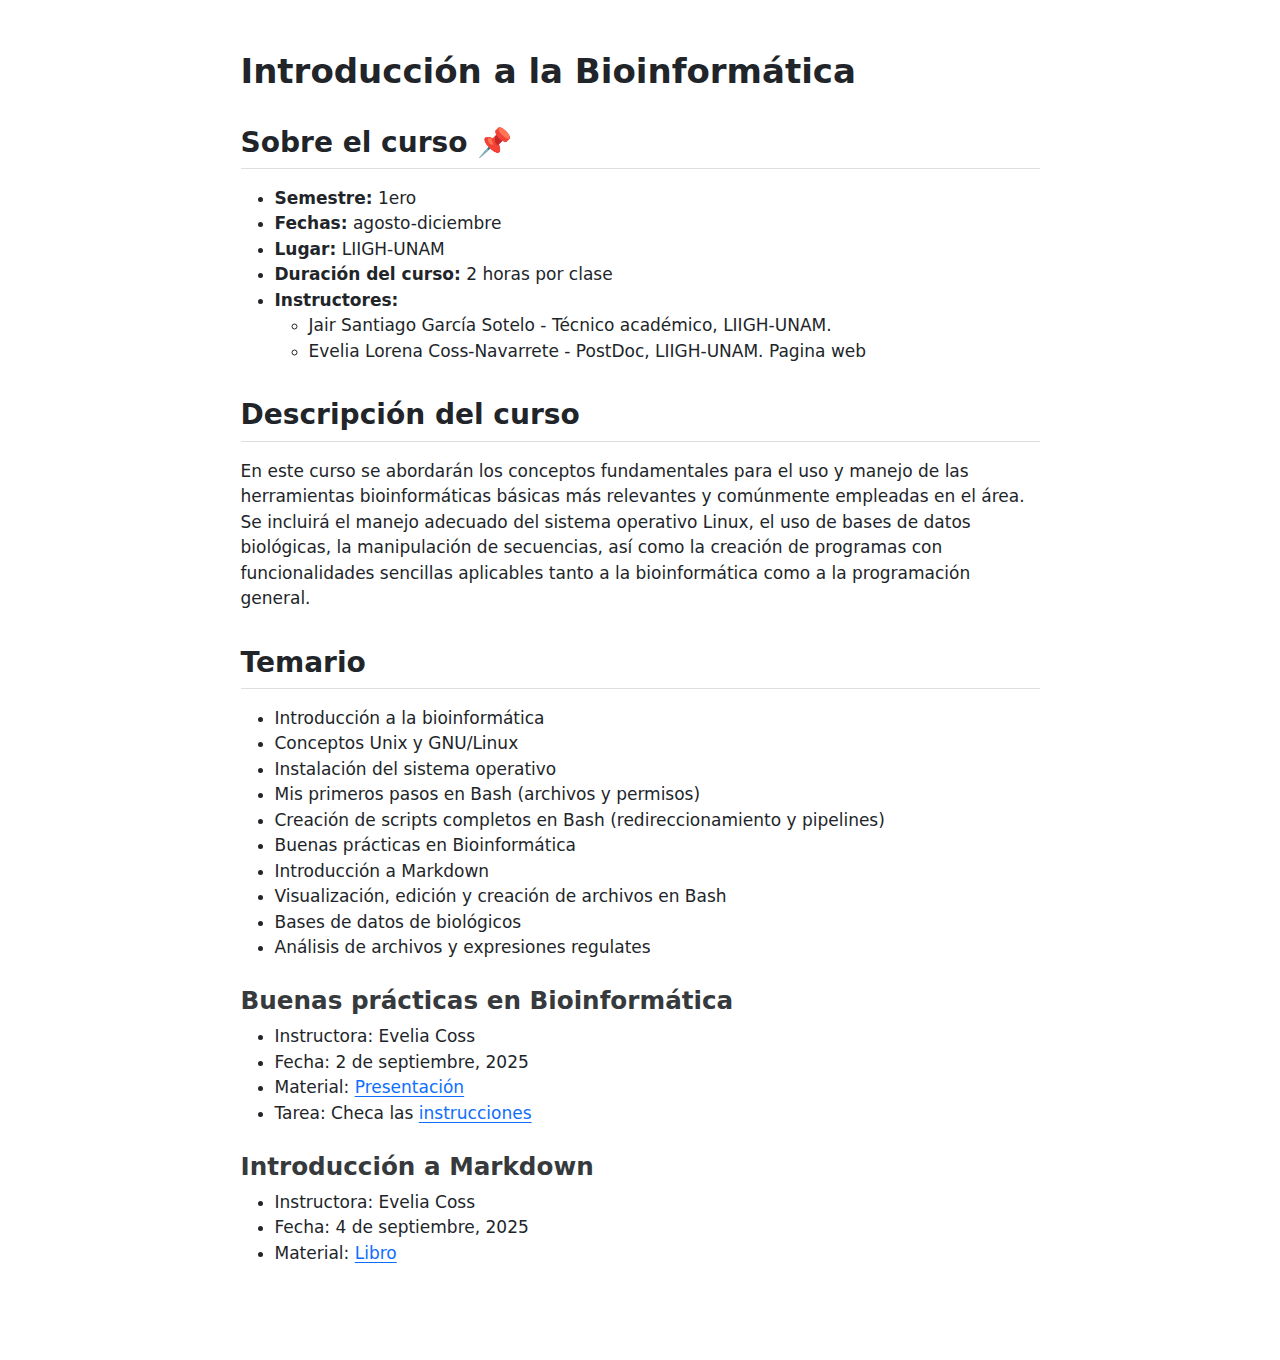
<file: README.html>
<!DOCTYPE html>
<html xmlns="http://www.w3.org/1999/xhtml" lang="en" xml:lang="en"><head>

<meta charset="utf-8">
<meta name="generator" content="quarto-1.6.42">

<meta name="viewport" content="width=device-width, initial-scale=1.0, user-scalable=yes">


<title>readme</title>
<style>
code{white-space: pre-wrap;}
span.smallcaps{font-variant: small-caps;}
div.columns{display: flex; gap: min(4vw, 1.5em);}
div.column{flex: auto; overflow-x: auto;}
div.hanging-indent{margin-left: 1.5em; text-indent: -1.5em;}
ul.task-list{list-style: none;}
ul.task-list li input[type="checkbox"] {
  width: 0.8em;
  margin: 0 0.8em 0.2em -1em; /* quarto-specific, see https://github.com/quarto-dev/quarto-cli/issues/4556 */ 
  vertical-align: middle;
}
</style>


<script src="README_files/libs/clipboard/clipboard.min.js"></script>
<script src="README_files/libs/quarto-html/quarto.js"></script>
<script src="README_files/libs/quarto-html/popper.min.js"></script>
<script src="README_files/libs/quarto-html/tippy.umd.min.js"></script>
<script src="README_files/libs/quarto-html/anchor.min.js"></script>
<link href="README_files/libs/quarto-html/tippy.css" rel="stylesheet">
<link href="README_files/libs/quarto-html/quarto-syntax-highlighting-2f5df379a58b258e96c21c0638c20c03.css" rel="stylesheet" id="quarto-text-highlighting-styles">
<script src="README_files/libs/bootstrap/bootstrap.min.js"></script>
<link href="README_files/libs/bootstrap/bootstrap-icons.css" rel="stylesheet">
<link href="README_files/libs/bootstrap/bootstrap-c0367b04c37547644fece4185067e4a7.min.css" rel="stylesheet" append-hash="true" id="quarto-bootstrap" data-mode="light">


</head>

<body class="fullcontent">

<div id="quarto-content" class="page-columns page-rows-contents page-layout-article">

<main class="content" id="quarto-document-content">




<section id="introducción-a-la-bioinformática" class="level1">
<h1>Introducción a la Bioinformática</h1>
<section id="sobre-el-curso" class="level2">
<h2 class="anchored" data-anchor-id="sobre-el-curso">Sobre el curso 📌</h2>
<ul>
<li><strong>Semestre:</strong> 1ero</li>
<li><strong>Fechas:</strong> agosto-diciembre</li>
<li><strong>Lugar:</strong> LIIGH-UNAM</li>
<li><strong>Duración del curso:</strong> 2 horas por clase</li>
<li><strong>Instructores:</strong>
<ul>
<li>Jair Santiago García Sotelo - Técnico académico, LIIGH-UNAM.</li>
<li>Evelia Lorena Coss-Navarrete - PostDoc, LIIGH-UNAM. Pagina web</li>
</ul></li>
</ul>
</section>
<section id="descripción-del-curso" class="level2">
<h2 class="anchored" data-anchor-id="descripción-del-curso">Descripción del curso</h2>
<p>En este curso se abordarán los conceptos fundamentales para el uso y manejo de las herramientas bioinformáticas básicas más relevantes y comúnmente empleadas en el área. Se incluirá el manejo adecuado del sistema operativo Linux, el uso de bases de datos biológicas, la manipulación de secuencias, así como la creación de programas con funcionalidades sencillas aplicables tanto a la bioinformática como a la programación general.</p>
</section>
<section id="temario" class="level2">
<h2 class="anchored" data-anchor-id="temario">Temario</h2>
<ul>
<li>Introducción a la bioinformática</li>
<li>Conceptos Unix y GNU/Linux</li>
<li>Instalación del sistema operativo</li>
<li>Mis primeros pasos en Bash (archivos y permisos)</li>
<li>Creación de scripts completos en Bash (redireccionamiento y pipelines)</li>
<li>Buenas prácticas en Bioinformática</li>
<li>Introducción a Markdown</li>
<li>Visualización, edición y creación de archivos en Bash</li>
<li>Bases de datos de biológicos</li>
<li>Análisis de archivos y expresiones regulates</li>
</ul>
<section id="buenas-prácticas-en-bioinformática" class="level3">
<h3 class="anchored" data-anchor-id="buenas-prácticas-en-bioinformática">Buenas prácticas en Bioinformática</h3>
<ul>
<li>Instructora: Evelia Coss</li>
<li>Fecha: 2 de septiembre, 2025</li>
<li>Material: <a href="https://eveliacoss.github.io/LCG2025_S1_Buenaspracticas_presentacion/Dia1_BuenasPracticas.html#1">Presentación</a><br>
</li>
<li>Tarea: Checa las <a href="https://eveliacoss.github.io/LCG2025_S1_Buenaspracticas_presentacion/Dia1_BuenasPracticas.html?panelset_002=repositorios-acad%25C3%25A9micos-y-cient%25C3%25ADficos2#41">instrucciones</a></li>
</ul>
</section>
<section id="introducción-a-markdown" class="level3">
<h3 class="anchored" data-anchor-id="introducción-a-markdown">Introducción a Markdown</h3>
<ul>
<li>Instructora: Evelia Coss</li>
<li>Fecha: 4 de septiembre, 2025</li>
<li>Material: <a href="https://eveliacoss.github.io/LCG2025_IntroBioinfo_S1/">Libro</a></li>
</ul>
</section>
</section>
</section>

</main>
<!-- /main column -->
<script id="quarto-html-after-body" type="application/javascript">
window.document.addEventListener("DOMContentLoaded", function (event) {
  const toggleBodyColorMode = (bsSheetEl) => {
    const mode = bsSheetEl.getAttribute("data-mode");
    const bodyEl = window.document.querySelector("body");
    if (mode === "dark") {
      bodyEl.classList.add("quarto-dark");
      bodyEl.classList.remove("quarto-light");
    } else {
      bodyEl.classList.add("quarto-light");
      bodyEl.classList.remove("quarto-dark");
    }
  }
  const toggleBodyColorPrimary = () => {
    const bsSheetEl = window.document.querySelector("link#quarto-bootstrap");
    if (bsSheetEl) {
      toggleBodyColorMode(bsSheetEl);
    }
  }
  toggleBodyColorPrimary();  
  const icon = "";
  const anchorJS = new window.AnchorJS();
  anchorJS.options = {
    placement: 'right',
    icon: icon
  };
  anchorJS.add('.anchored');
  const isCodeAnnotation = (el) => {
    for (const clz of el.classList) {
      if (clz.startsWith('code-annotation-')) {                     
        return true;
      }
    }
    return false;
  }
  const onCopySuccess = function(e) {
    // button target
    const button = e.trigger;
    // don't keep focus
    button.blur();
    // flash "checked"
    button.classList.add('code-copy-button-checked');
    var currentTitle = button.getAttribute("title");
    button.setAttribute("title", "Copied!");
    let tooltip;
    if (window.bootstrap) {
      button.setAttribute("data-bs-toggle", "tooltip");
      button.setAttribute("data-bs-placement", "left");
      button.setAttribute("data-bs-title", "Copied!");
      tooltip = new bootstrap.Tooltip(button, 
        { trigger: "manual", 
          customClass: "code-copy-button-tooltip",
          offset: [0, -8]});
      tooltip.show();    
    }
    setTimeout(function() {
      if (tooltip) {
        tooltip.hide();
        button.removeAttribute("data-bs-title");
        button.removeAttribute("data-bs-toggle");
        button.removeAttribute("data-bs-placement");
      }
      button.setAttribute("title", currentTitle);
      button.classList.remove('code-copy-button-checked');
    }, 1000);
    // clear code selection
    e.clearSelection();
  }
  const getTextToCopy = function(trigger) {
      const codeEl = trigger.previousElementSibling.cloneNode(true);
      for (const childEl of codeEl.children) {
        if (isCodeAnnotation(childEl)) {
          childEl.remove();
        }
      }
      return codeEl.innerText;
  }
  const clipboard = new window.ClipboardJS('.code-copy-button:not([data-in-quarto-modal])', {
    text: getTextToCopy
  });
  clipboard.on('success', onCopySuccess);
  if (window.document.getElementById('quarto-embedded-source-code-modal')) {
    const clipboardModal = new window.ClipboardJS('.code-copy-button[data-in-quarto-modal]', {
      text: getTextToCopy,
      container: window.document.getElementById('quarto-embedded-source-code-modal')
    });
    clipboardModal.on('success', onCopySuccess);
  }
    var localhostRegex = new RegExp(/^(?:http|https):\/\/localhost\:?[0-9]*\//);
    var mailtoRegex = new RegExp(/^mailto:/);
      var filterRegex = new RegExp('/' + window.location.host + '/');
    var isInternal = (href) => {
        return filterRegex.test(href) || localhostRegex.test(href) || mailtoRegex.test(href);
    }
    // Inspect non-navigation links and adorn them if external
 	var links = window.document.querySelectorAll('a[href]:not(.nav-link):not(.navbar-brand):not(.toc-action):not(.sidebar-link):not(.sidebar-item-toggle):not(.pagination-link):not(.no-external):not([aria-hidden]):not(.dropdown-item):not(.quarto-navigation-tool):not(.about-link)');
    for (var i=0; i<links.length; i++) {
      const link = links[i];
      if (!isInternal(link.href)) {
        // undo the damage that might have been done by quarto-nav.js in the case of
        // links that we want to consider external
        if (link.dataset.originalHref !== undefined) {
          link.href = link.dataset.originalHref;
        }
      }
    }
  function tippyHover(el, contentFn, onTriggerFn, onUntriggerFn) {
    const config = {
      allowHTML: true,
      maxWidth: 500,
      delay: 100,
      arrow: false,
      appendTo: function(el) {
          return el.parentElement;
      },
      interactive: true,
      interactiveBorder: 10,
      theme: 'quarto',
      placement: 'bottom-start',
    };
    if (contentFn) {
      config.content = contentFn;
    }
    if (onTriggerFn) {
      config.onTrigger = onTriggerFn;
    }
    if (onUntriggerFn) {
      config.onUntrigger = onUntriggerFn;
    }
    window.tippy(el, config); 
  }
  const noterefs = window.document.querySelectorAll('a[role="doc-noteref"]');
  for (var i=0; i<noterefs.length; i++) {
    const ref = noterefs[i];
    tippyHover(ref, function() {
      // use id or data attribute instead here
      let href = ref.getAttribute('data-footnote-href') || ref.getAttribute('href');
      try { href = new URL(href).hash; } catch {}
      const id = href.replace(/^#\/?/, "");
      const note = window.document.getElementById(id);
      if (note) {
        return note.innerHTML;
      } else {
        return "";
      }
    });
  }
  const xrefs = window.document.querySelectorAll('a.quarto-xref');
  const processXRef = (id, note) => {
    // Strip column container classes
    const stripColumnClz = (el) => {
      el.classList.remove("page-full", "page-columns");
      if (el.children) {
        for (const child of el.children) {
          stripColumnClz(child);
        }
      }
    }
    stripColumnClz(note)
    if (id === null || id.startsWith('sec-')) {
      // Special case sections, only their first couple elements
      const container = document.createElement("div");
      if (note.children && note.children.length > 2) {
        container.appendChild(note.children[0].cloneNode(true));
        for (let i = 1; i < note.children.length; i++) {
          const child = note.children[i];
          if (child.tagName === "P" && child.innerText === "") {
            continue;
          } else {
            container.appendChild(child.cloneNode(true));
            break;
          }
        }
        if (window.Quarto?.typesetMath) {
          window.Quarto.typesetMath(container);
        }
        return container.innerHTML
      } else {
        if (window.Quarto?.typesetMath) {
          window.Quarto.typesetMath(note);
        }
        return note.innerHTML;
      }
    } else {
      // Remove any anchor links if they are present
      const anchorLink = note.querySelector('a.anchorjs-link');
      if (anchorLink) {
        anchorLink.remove();
      }
      if (window.Quarto?.typesetMath) {
        window.Quarto.typesetMath(note);
      }
      if (note.classList.contains("callout")) {
        return note.outerHTML;
      } else {
        return note.innerHTML;
      }
    }
  }
  for (var i=0; i<xrefs.length; i++) {
    const xref = xrefs[i];
    tippyHover(xref, undefined, function(instance) {
      instance.disable();
      let url = xref.getAttribute('href');
      let hash = undefined; 
      if (url.startsWith('#')) {
        hash = url;
      } else {
        try { hash = new URL(url).hash; } catch {}
      }
      if (hash) {
        const id = hash.replace(/^#\/?/, "");
        const note = window.document.getElementById(id);
        if (note !== null) {
          try {
            const html = processXRef(id, note.cloneNode(true));
            instance.setContent(html);
          } finally {
            instance.enable();
            instance.show();
          }
        } else {
          // See if we can fetch this
          fetch(url.split('#')[0])
          .then(res => res.text())
          .then(html => {
            const parser = new DOMParser();
            const htmlDoc = parser.parseFromString(html, "text/html");
            const note = htmlDoc.getElementById(id);
            if (note !== null) {
              const html = processXRef(id, note);
              instance.setContent(html);
            } 
          }).finally(() => {
            instance.enable();
            instance.show();
          });
        }
      } else {
        // See if we can fetch a full url (with no hash to target)
        // This is a special case and we should probably do some content thinning / targeting
        fetch(url)
        .then(res => res.text())
        .then(html => {
          const parser = new DOMParser();
          const htmlDoc = parser.parseFromString(html, "text/html");
          const note = htmlDoc.querySelector('main.content');
          if (note !== null) {
            // This should only happen for chapter cross references
            // (since there is no id in the URL)
            // remove the first header
            if (note.children.length > 0 && note.children[0].tagName === "HEADER") {
              note.children[0].remove();
            }
            const html = processXRef(null, note);
            instance.setContent(html);
          } 
        }).finally(() => {
          instance.enable();
          instance.show();
        });
      }
    }, function(instance) {
    });
  }
      let selectedAnnoteEl;
      const selectorForAnnotation = ( cell, annotation) => {
        let cellAttr = 'data-code-cell="' + cell + '"';
        let lineAttr = 'data-code-annotation="' +  annotation + '"';
        const selector = 'span[' + cellAttr + '][' + lineAttr + ']';
        return selector;
      }
      const selectCodeLines = (annoteEl) => {
        const doc = window.document;
        const targetCell = annoteEl.getAttribute("data-target-cell");
        const targetAnnotation = annoteEl.getAttribute("data-target-annotation");
        const annoteSpan = window.document.querySelector(selectorForAnnotation(targetCell, targetAnnotation));
        const lines = annoteSpan.getAttribute("data-code-lines").split(",");
        const lineIds = lines.map((line) => {
          return targetCell + "-" + line;
        })
        let top = null;
        let height = null;
        let parent = null;
        if (lineIds.length > 0) {
            //compute the position of the single el (top and bottom and make a div)
            const el = window.document.getElementById(lineIds[0]);
            top = el.offsetTop;
            height = el.offsetHeight;
            parent = el.parentElement.parentElement;
          if (lineIds.length > 1) {
            const lastEl = window.document.getElementById(lineIds[lineIds.length - 1]);
            const bottom = lastEl.offsetTop + lastEl.offsetHeight;
            height = bottom - top;
          }
          if (top !== null && height !== null && parent !== null) {
            // cook up a div (if necessary) and position it 
            let div = window.document.getElementById("code-annotation-line-highlight");
            if (div === null) {
              div = window.document.createElement("div");
              div.setAttribute("id", "code-annotation-line-highlight");
              div.style.position = 'absolute';
              parent.appendChild(div);
            }
            div.style.top = top - 2 + "px";
            div.style.height = height + 4 + "px";
            div.style.left = 0;
            let gutterDiv = window.document.getElementById("code-annotation-line-highlight-gutter");
            if (gutterDiv === null) {
              gutterDiv = window.document.createElement("div");
              gutterDiv.setAttribute("id", "code-annotation-line-highlight-gutter");
              gutterDiv.style.position = 'absolute';
              const codeCell = window.document.getElementById(targetCell);
              const gutter = codeCell.querySelector('.code-annotation-gutter');
              gutter.appendChild(gutterDiv);
            }
            gutterDiv.style.top = top - 2 + "px";
            gutterDiv.style.height = height + 4 + "px";
          }
          selectedAnnoteEl = annoteEl;
        }
      };
      const unselectCodeLines = () => {
        const elementsIds = ["code-annotation-line-highlight", "code-annotation-line-highlight-gutter"];
        elementsIds.forEach((elId) => {
          const div = window.document.getElementById(elId);
          if (div) {
            div.remove();
          }
        });
        selectedAnnoteEl = undefined;
      };
        // Handle positioning of the toggle
    window.addEventListener(
      "resize",
      throttle(() => {
        elRect = undefined;
        if (selectedAnnoteEl) {
          selectCodeLines(selectedAnnoteEl);
        }
      }, 10)
    );
    function throttle(fn, ms) {
    let throttle = false;
    let timer;
      return (...args) => {
        if(!throttle) { // first call gets through
            fn.apply(this, args);
            throttle = true;
        } else { // all the others get throttled
            if(timer) clearTimeout(timer); // cancel #2
            timer = setTimeout(() => {
              fn.apply(this, args);
              timer = throttle = false;
            }, ms);
        }
      };
    }
      // Attach click handler to the DT
      const annoteDls = window.document.querySelectorAll('dt[data-target-cell]');
      for (const annoteDlNode of annoteDls) {
        annoteDlNode.addEventListener('click', (event) => {
          const clickedEl = event.target;
          if (clickedEl !== selectedAnnoteEl) {
            unselectCodeLines();
            const activeEl = window.document.querySelector('dt[data-target-cell].code-annotation-active');
            if (activeEl) {
              activeEl.classList.remove('code-annotation-active');
            }
            selectCodeLines(clickedEl);
            clickedEl.classList.add('code-annotation-active');
          } else {
            // Unselect the line
            unselectCodeLines();
            clickedEl.classList.remove('code-annotation-active');
          }
        });
      }
  const findCites = (el) => {
    const parentEl = el.parentElement;
    if (parentEl) {
      const cites = parentEl.dataset.cites;
      if (cites) {
        return {
          el,
          cites: cites.split(' ')
        };
      } else {
        return findCites(el.parentElement)
      }
    } else {
      return undefined;
    }
  };
  var bibliorefs = window.document.querySelectorAll('a[role="doc-biblioref"]');
  for (var i=0; i<bibliorefs.length; i++) {
    const ref = bibliorefs[i];
    const citeInfo = findCites(ref);
    if (citeInfo) {
      tippyHover(citeInfo.el, function() {
        var popup = window.document.createElement('div');
        citeInfo.cites.forEach(function(cite) {
          var citeDiv = window.document.createElement('div');
          citeDiv.classList.add('hanging-indent');
          citeDiv.classList.add('csl-entry');
          var biblioDiv = window.document.getElementById('ref-' + cite);
          if (biblioDiv) {
            citeDiv.innerHTML = biblioDiv.innerHTML;
          }
          popup.appendChild(citeDiv);
        });
        return popup.innerHTML;
      });
    }
  }
});
</script>
</div> <!-- /content -->




</body></html>
</file>
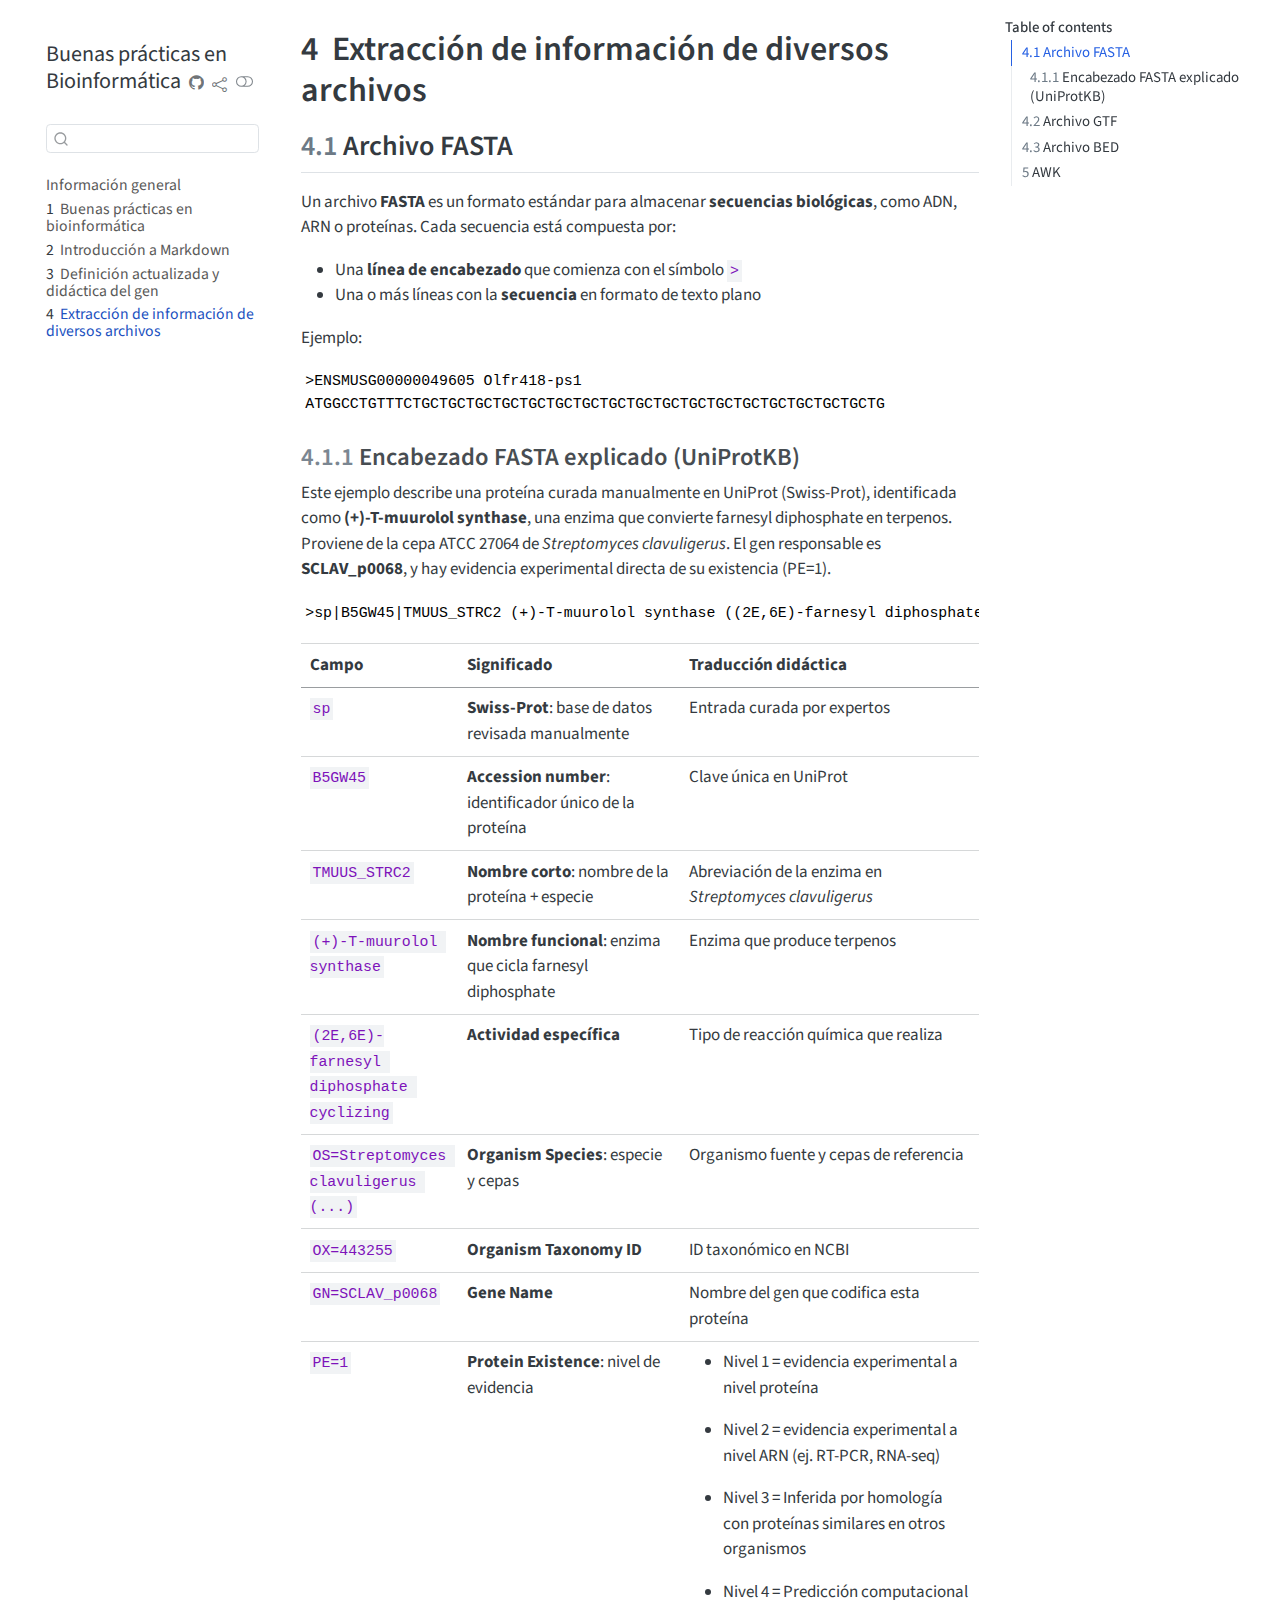
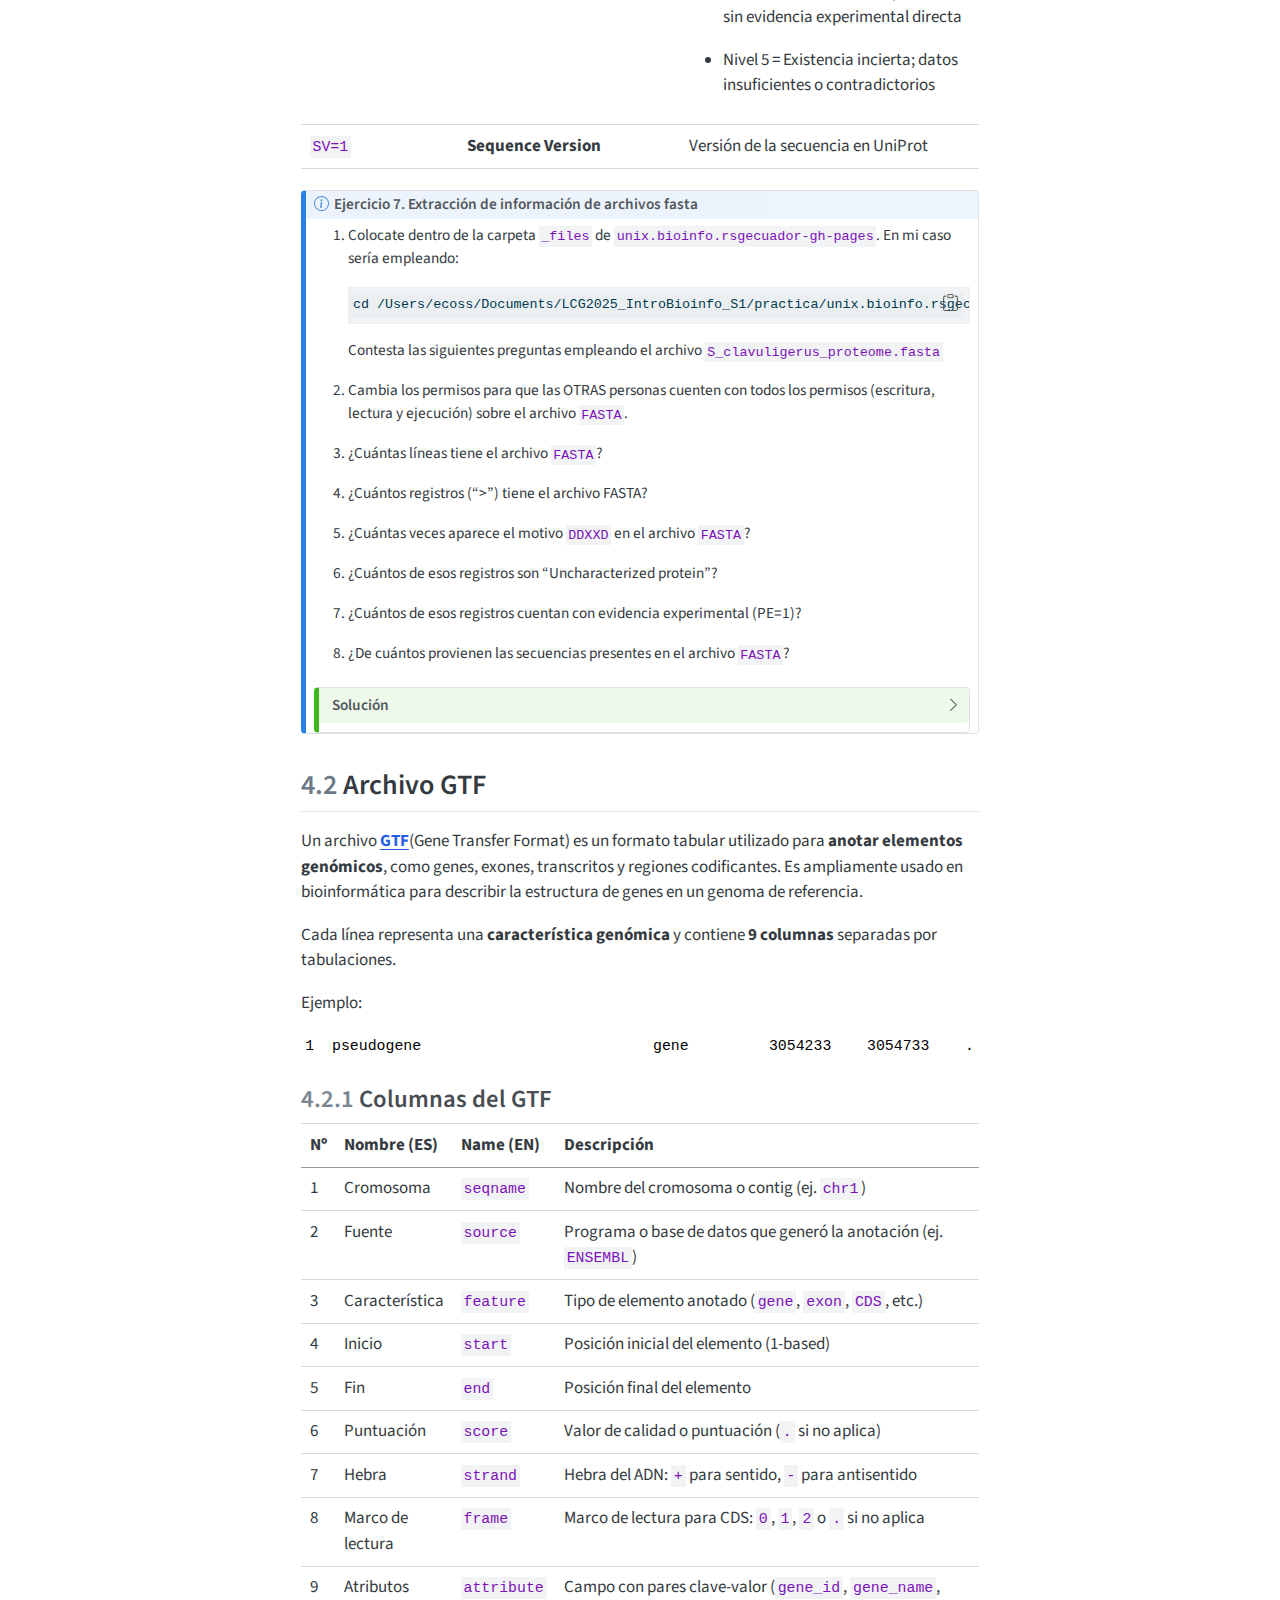
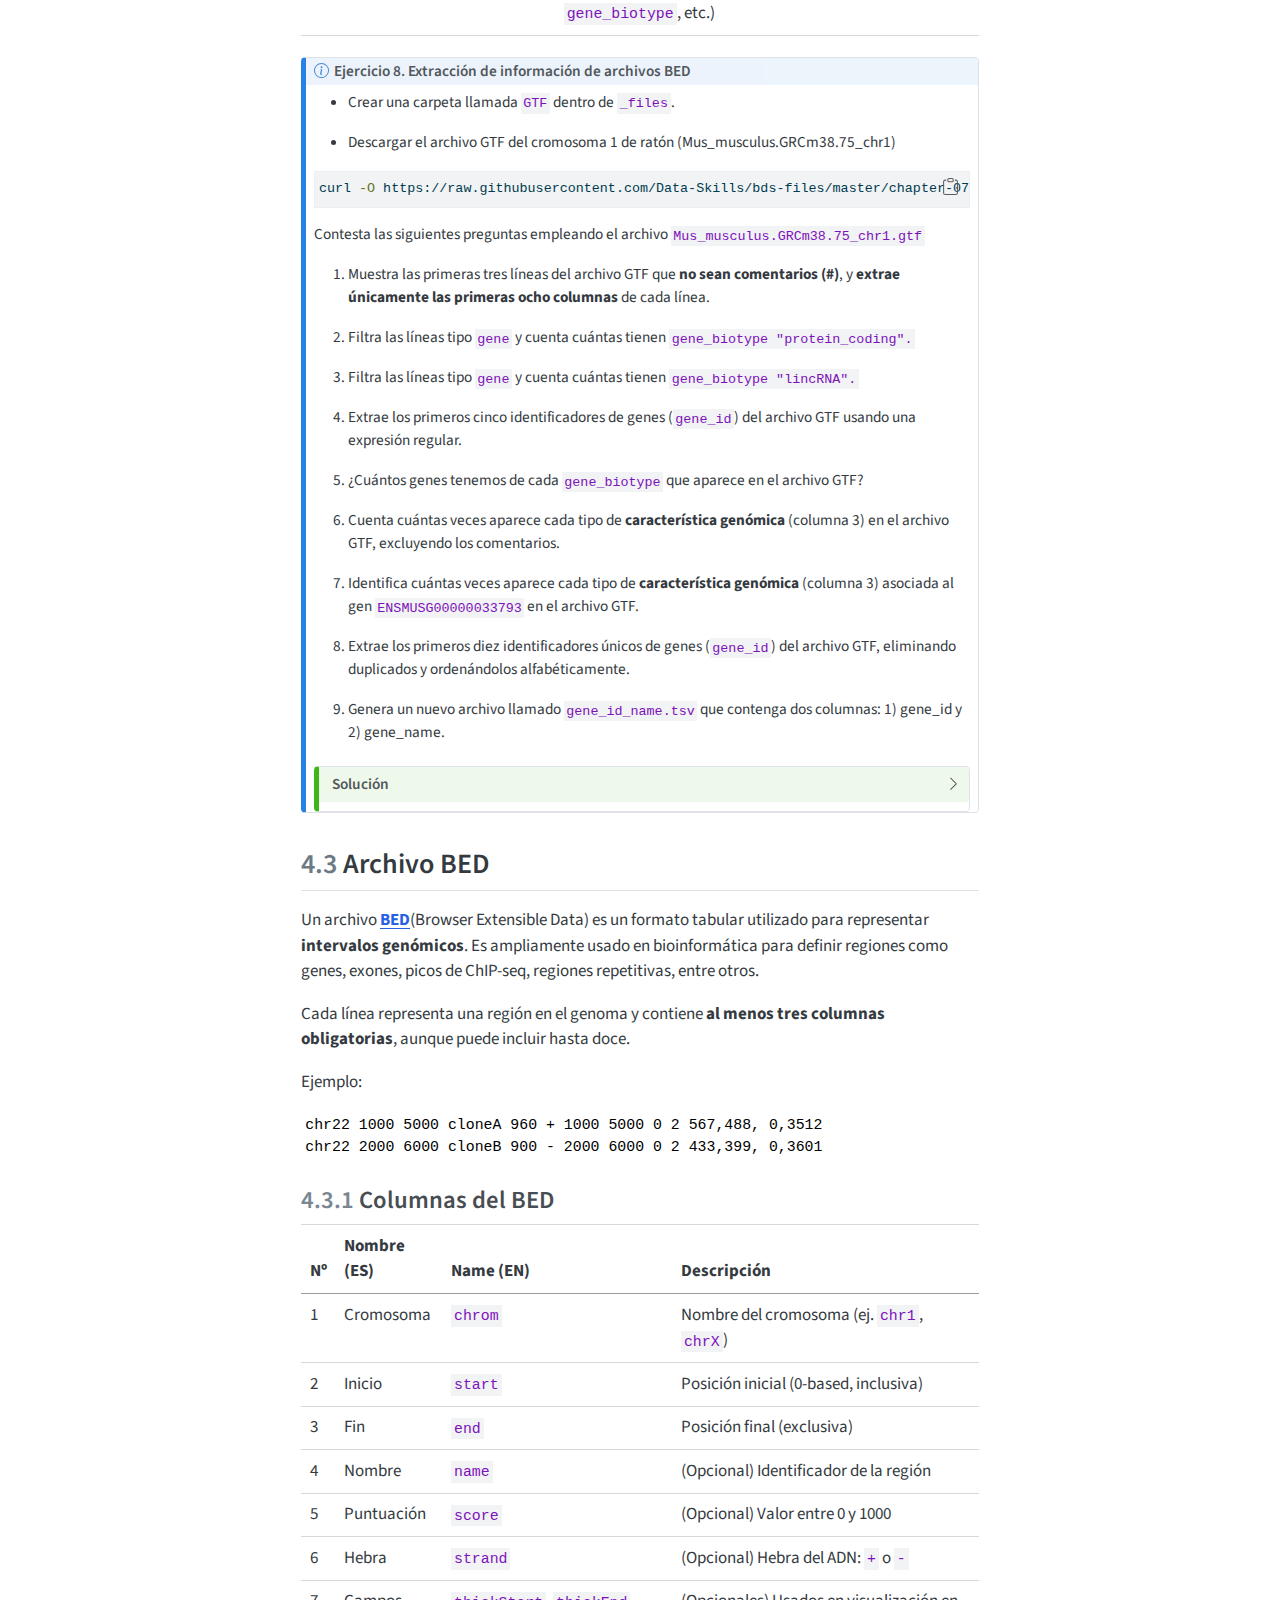
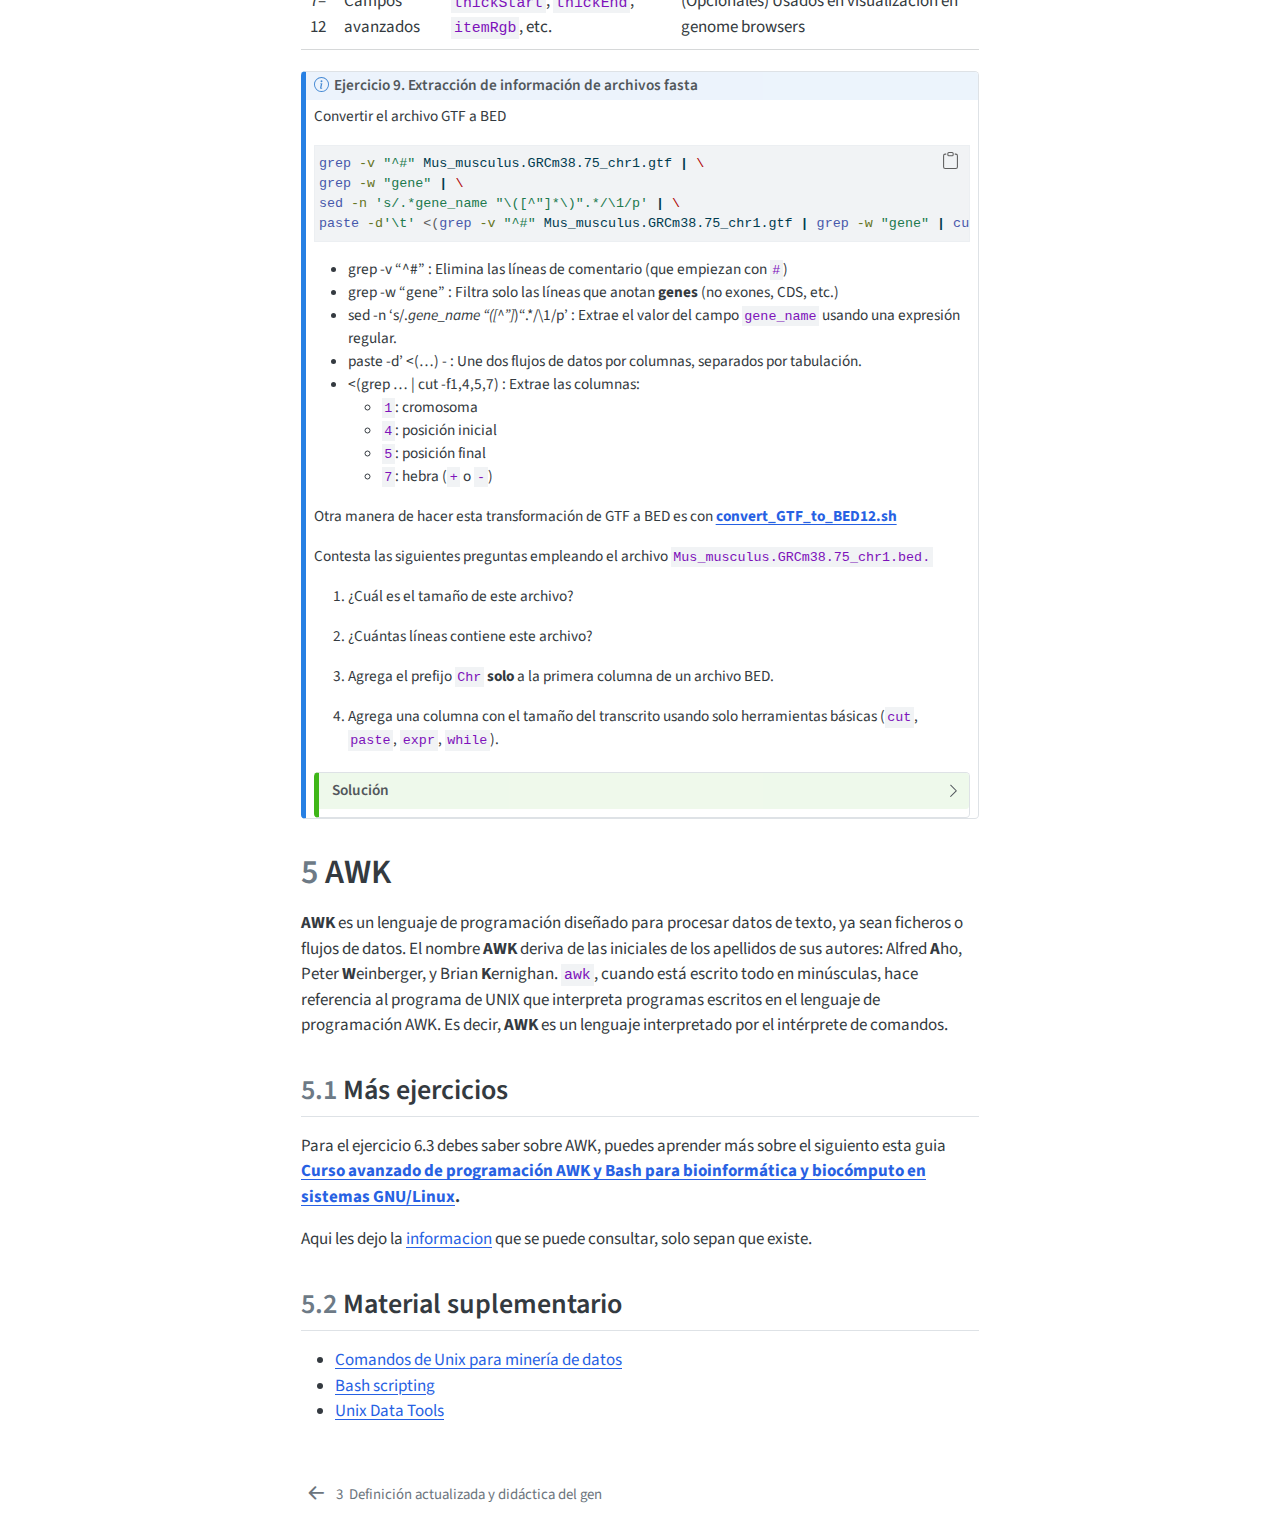
<file: docs/Anotation_ejercicios.html>
<!DOCTYPE html>
<html xmlns="http://www.w3.org/1999/xhtml" lang="en" xml:lang="en"><head>

<meta charset="utf-8">
<meta name="generator" content="quarto-1.8.25">

<meta name="viewport" content="width=device-width, initial-scale=1.0, user-scalable=yes">


<title>4&nbsp; Extracción de información de diversos archivos – Buenas prácticas en Bioinformática</title>
<style>
code{white-space: pre-wrap;}
span.smallcaps{font-variant: small-caps;}
div.columns{display: flex; gap: min(4vw, 1.5em);}
div.column{flex: auto; overflow-x: auto;}
div.hanging-indent{margin-left: 1.5em; text-indent: -1.5em;}
ul.task-list{list-style: none;}
ul.task-list li input[type="checkbox"] {
  width: 0.8em;
  margin: 0 0.8em 0.2em -1em; /* quarto-specific, see https://github.com/quarto-dev/quarto-cli/issues/4556 */ 
  vertical-align: middle;
}
/* CSS for syntax highlighting */
html { -webkit-text-size-adjust: 100%; }
pre > code.sourceCode { white-space: pre; position: relative; }
pre > code.sourceCode > span { display: inline-block; line-height: 1.25; }
pre > code.sourceCode > span:empty { height: 1.2em; }
.sourceCode { overflow: visible; }
code.sourceCode > span { color: inherit; text-decoration: inherit; }
div.sourceCode { margin: 1em 0; }
pre.sourceCode { margin: 0; }
@media screen {
div.sourceCode { overflow: auto; }
}
@media print {
pre > code.sourceCode { white-space: pre-wrap; }
pre > code.sourceCode > span { text-indent: -5em; padding-left: 5em; }
}
pre.numberSource code
  { counter-reset: source-line 0; }
pre.numberSource code > span
  { position: relative; left: -4em; counter-increment: source-line; }
pre.numberSource code > span > a:first-child::before
  { content: counter(source-line);
    position: relative; left: -1em; text-align: right; vertical-align: baseline;
    border: none; display: inline-block;
    -webkit-touch-callout: none; -webkit-user-select: none;
    -khtml-user-select: none; -moz-user-select: none;
    -ms-user-select: none; user-select: none;
    padding: 0 4px; width: 4em;
  }
pre.numberSource { margin-left: 3em;  padding-left: 4px; }
div.sourceCode
  {   }
@media screen {
pre > code.sourceCode > span > a:first-child::before { text-decoration: underline; }
}
</style>


<script src="site_libs/quarto-nav/quarto-nav.js"></script>
<script src="site_libs/quarto-nav/headroom.min.js"></script>
<script src="site_libs/clipboard/clipboard.min.js"></script>
<script src="site_libs/quarto-search/autocomplete.umd.js"></script>
<script src="site_libs/quarto-search/fuse.min.js"></script>
<script src="site_libs/quarto-search/quarto-search.js"></script>
<meta name="quarto:offset" content="./">
<link href="./genes_orf.html" rel="prev">
<script src="site_libs/quarto-html/quarto.js" type="module"></script>
<script src="site_libs/quarto-html/tabsets/tabsets.js" type="module"></script>
<script src="site_libs/quarto-html/axe/axe-check.js" type="module"></script>
<script src="site_libs/quarto-html/popper.min.js"></script>
<script src="site_libs/quarto-html/tippy.umd.min.js"></script>
<script src="site_libs/quarto-html/anchor.min.js"></script>
<link href="site_libs/quarto-html/tippy.css" rel="stylesheet">
<link href="site_libs/quarto-html/quarto-syntax-highlighting-7b89279ff1a6dce999919e0e67d4d9ec.css" rel="stylesheet" class="quarto-color-scheme" id="quarto-text-highlighting-styles">
<link href="site_libs/quarto-html/quarto-syntax-highlighting-dark-707d8167ce6003fca903bfe2be84ab7f.css" rel="stylesheet" class="quarto-color-scheme quarto-color-alternate" id="quarto-text-highlighting-styles">
<link href="site_libs/quarto-html/quarto-syntax-highlighting-7b89279ff1a6dce999919e0e67d4d9ec.css" rel="stylesheet" class="quarto-color-scheme-extra" id="quarto-text-highlighting-styles">
<script src="site_libs/bootstrap/bootstrap.min.js"></script>
<link href="site_libs/bootstrap/bootstrap-icons.css" rel="stylesheet">
<link href="site_libs/bootstrap/bootstrap-5ea8f22911a6df30576a2a25a24cdd7a.min.css" rel="stylesheet" append-hash="true" class="quarto-color-scheme" id="quarto-bootstrap" data-mode="light">
<link href="site_libs/bootstrap/bootstrap-dark-04217e8441264b33581845d082f8f104.min.css" rel="stylesheet" append-hash="true" class="quarto-color-scheme quarto-color-alternate" id="quarto-bootstrap" data-mode="dark">
<link href="site_libs/bootstrap/bootstrap-5ea8f22911a6df30576a2a25a24cdd7a.min.css" rel="stylesheet" append-hash="true" class="quarto-color-scheme-extra" id="quarto-bootstrap" data-mode="light">
<script id="quarto-search-options" type="application/json">{
  "location": "sidebar",
  "copy-button": false,
  "collapse-after": 3,
  "panel-placement": "start",
  "type": "textbox",
  "limit": 50,
  "keyboard-shortcut": [
    "f",
    "/",
    "s"
  ],
  "show-item-context": false,
  "language": {
    "search-no-results-text": "No results",
    "search-matching-documents-text": "matching documents",
    "search-copy-link-title": "Copy link to search",
    "search-hide-matches-text": "Hide additional matches",
    "search-more-match-text": "more match in this document",
    "search-more-matches-text": "more matches in this document",
    "search-clear-button-title": "Clear",
    "search-text-placeholder": "",
    "search-detached-cancel-button-title": "Cancel",
    "search-submit-button-title": "Submit",
    "search-label": "Search"
  }
}</script>


</head>

<body class="nav-sidebar floating quarto-light"><script id="quarto-html-before-body" type="application/javascript">
    const toggleBodyColorMode = (bsSheetEl) => {
      const mode = bsSheetEl.getAttribute("data-mode");
      const bodyEl = window.document.querySelector("body");
      if (mode === "dark") {
        bodyEl.classList.add("quarto-dark");
        bodyEl.classList.remove("quarto-light");
      } else {
        bodyEl.classList.add("quarto-light");
        bodyEl.classList.remove("quarto-dark");
      }
    }
    const toggleBodyColorPrimary = () => {
      const bsSheetEl = window.document.querySelector("link#quarto-bootstrap:not([rel=disabled-stylesheet])");
      if (bsSheetEl) {
        toggleBodyColorMode(bsSheetEl);
      }
    }
    const setColorSchemeToggle = (alternate) => {
      const toggles = window.document.querySelectorAll('.quarto-color-scheme-toggle');
      for (let i=0; i < toggles.length; i++) {
        const toggle = toggles[i];
        if (toggle) {
          if (alternate) {
            toggle.classList.add("alternate");
          } else {
            toggle.classList.remove("alternate");
          }
        }
      }
    };
    const toggleColorMode = (alternate) => {
      // Switch the stylesheets
      const primaryStylesheets = window.document.querySelectorAll('link.quarto-color-scheme:not(.quarto-color-alternate)');
      const alternateStylesheets = window.document.querySelectorAll('link.quarto-color-scheme.quarto-color-alternate');
      manageTransitions('#quarto-margin-sidebar .nav-link', false);
      if (alternate) {
        // note: dark is layered on light, we don't disable primary!
        enableStylesheet(alternateStylesheets);
        for (const sheetNode of alternateStylesheets) {
          if (sheetNode.id === "quarto-bootstrap") {
            toggleBodyColorMode(sheetNode);
          }
        }
      } else {
        disableStylesheet(alternateStylesheets);
        enableStylesheet(primaryStylesheets)
        toggleBodyColorPrimary();
      }
      manageTransitions('#quarto-margin-sidebar .nav-link', true);
      // Switch the toggles
      setColorSchemeToggle(alternate)
      // Hack to workaround the fact that safari doesn't
      // properly recolor the scrollbar when toggling (#1455)
      if (navigator.userAgent.indexOf('Safari') > 0 && navigator.userAgent.indexOf('Chrome') == -1) {
        manageTransitions("body", false);
        window.scrollTo(0, 1);
        setTimeout(() => {
          window.scrollTo(0, 0);
          manageTransitions("body", true);
        }, 40);
      }
    }
    const disableStylesheet = (stylesheets) => {
      for (let i=0; i < stylesheets.length; i++) {
        const stylesheet = stylesheets[i];
        stylesheet.rel = 'disabled-stylesheet';
      }
    }
    const enableStylesheet = (stylesheets) => {
      for (let i=0; i < stylesheets.length; i++) {
        const stylesheet = stylesheets[i];
        if(stylesheet.rel !== 'stylesheet') { // for Chrome, which will still FOUC without this check
          stylesheet.rel = 'stylesheet';
        }
      }
    }
    const manageTransitions = (selector, allowTransitions) => {
      const els = window.document.querySelectorAll(selector);
      for (let i=0; i < els.length; i++) {
        const el = els[i];
        if (allowTransitions) {
          el.classList.remove('notransition');
        } else {
          el.classList.add('notransition');
        }
      }
    }
    const isFileUrl = () => {
      return window.location.protocol === 'file:';
    }
    const hasAlternateSentinel = () => {
      let styleSentinel = getColorSchemeSentinel();
      if (styleSentinel !== null) {
        return styleSentinel === "alternate";
      } else {
        return false;
      }
    }
    const setStyleSentinel = (alternate) => {
      const value = alternate ? "alternate" : "default";
      if (!isFileUrl()) {
        window.localStorage.setItem("quarto-color-scheme", value);
      } else {
        localAlternateSentinel = value;
      }
    }
    const getColorSchemeSentinel = () => {
      if (!isFileUrl()) {
        const storageValue = window.localStorage.getItem("quarto-color-scheme");
        return storageValue != null ? storageValue : localAlternateSentinel;
      } else {
        return localAlternateSentinel;
      }
    }
    const toggleGiscusIfUsed = (isAlternate, darkModeDefault) => {
      const baseTheme = document.querySelector('#giscus-base-theme')?.value ?? 'light';
      const alternateTheme = document.querySelector('#giscus-alt-theme')?.value ?? 'dark';
      let newTheme = '';
      if(authorPrefersDark) {
        newTheme = isAlternate ? baseTheme : alternateTheme;
      } else {
        newTheme = isAlternate ? alternateTheme : baseTheme;
      }
      const changeGiscusTheme = () => {
        // From: https://github.com/giscus/giscus/issues/336
        const sendMessage = (message) => {
          const iframe = document.querySelector('iframe.giscus-frame');
          if (!iframe) return;
          iframe.contentWindow.postMessage({ giscus: message }, 'https://giscus.app');
        }
        sendMessage({
          setConfig: {
            theme: newTheme
          }
        });
      }
      const isGiscussLoaded = window.document.querySelector('iframe.giscus-frame') !== null;
      if (isGiscussLoaded) {
        changeGiscusTheme();
      }
    };
    const authorPrefersDark = false;
    const darkModeDefault = authorPrefersDark;
      document.querySelector('link#quarto-text-highlighting-styles.quarto-color-scheme-extra').rel = 'disabled-stylesheet';
      document.querySelector('link#quarto-bootstrap.quarto-color-scheme-extra').rel = 'disabled-stylesheet';
    let localAlternateSentinel = darkModeDefault ? 'alternate' : 'default';
    // Dark / light mode switch
    window.quartoToggleColorScheme = () => {
      // Read the current dark / light value
      let toAlternate = !hasAlternateSentinel();
      toggleColorMode(toAlternate);
      setStyleSentinel(toAlternate);
      toggleGiscusIfUsed(toAlternate, darkModeDefault);
      window.dispatchEvent(new Event('resize'));
    };
    // Switch to dark mode if need be
    if (hasAlternateSentinel()) {
      toggleColorMode(true);
    } else {
      toggleColorMode(false);
    }
  </script>

<div id="quarto-search-results"></div>
  <header id="quarto-header" class="headroom fixed-top">
  <nav class="quarto-secondary-nav">
    <div class="container-fluid d-flex">
      <button type="button" class="quarto-btn-toggle btn" data-bs-toggle="collapse" role="button" data-bs-target=".quarto-sidebar-collapse-item" aria-controls="quarto-sidebar" aria-expanded="false" aria-label="Toggle sidebar navigation" onclick="if (window.quartoToggleHeadroom) { window.quartoToggleHeadroom(); }">
        <i class="bi bi-layout-text-sidebar-reverse"></i>
      </button>
        <nav class="quarto-page-breadcrumbs" aria-label="breadcrumb"><ol class="breadcrumb"><li class="breadcrumb-item"><a href="./Anotation_ejercicios.html"><span class="chapter-number">4</span>&nbsp; <span class="chapter-title">Extracción de información de diversos archivos</span></a></li></ol></nav>
        <a class="flex-grow-1" role="navigation" data-bs-toggle="collapse" data-bs-target=".quarto-sidebar-collapse-item" aria-controls="quarto-sidebar" aria-expanded="false" aria-label="Toggle sidebar navigation" onclick="if (window.quartoToggleHeadroom) { window.quartoToggleHeadroom(); }">      
        </a>
      <button type="button" class="btn quarto-search-button" aria-label="Search" onclick="window.quartoOpenSearch();">
        <i class="bi bi-search"></i>
      </button>
    </div>
  </nav>
</header>
<!-- content -->
<div id="quarto-content" class="quarto-container page-columns page-rows-contents page-layout-article">
<!-- sidebar -->
  <nav id="quarto-sidebar" class="sidebar collapse collapse-horizontal quarto-sidebar-collapse-item sidebar-navigation floating overflow-auto">
    <div class="pt-lg-2 mt-2 text-left sidebar-header sidebar-header-stacked">
      <a href="./index.html" class="sidebar-logo-link">
      </a>
    <div class="sidebar-title mb-0 py-0">
      <a href="./">Buenas prácticas en Bioinformática</a> 
        <div class="sidebar-tools-main tools-wide">
    <a href="https://github.com/EveliaCoss/LCG2025_IntroBioinfo_S1" title="Source Code" class="quarto-navigation-tool px-1" aria-label="Source Code"><i class="bi bi-github"></i></a>
    <div class="dropdown">
      <a href="" title="Share" id="quarto-navigation-tool-dropdown-0" class="quarto-navigation-tool dropdown-toggle px-1" data-bs-toggle="dropdown" aria-expanded="false" role="link" aria-label="Share"><i class="bi bi-share"></i></a>
      <ul class="dropdown-menu" aria-labelledby="quarto-navigation-tool-dropdown-0">
          <li>
            <a class="dropdown-item sidebar-tools-main-item" href="https://twitter.com/intent/tweet?url=|url|">
              <i class="bi bi-twitter pe-1"></i>
            Twitter
            </a>
          </li>
          <li>
            <a class="dropdown-item sidebar-tools-main-item" href="https://www.facebook.com/sharer/sharer.php?u=|url|">
              <i class="bi bi-facebook pe-1"></i>
            Facebook
            </a>
          </li>
          <li>
            <a class="dropdown-item sidebar-tools-main-item" href="https://www.linkedin.com/sharing/share-offsite/?url=|url|">
              <i class="bi bi-linkedin pe-1"></i>
            LinkedIn
            </a>
          </li>
      </ul>
    </div>
  <a href="" class="quarto-color-scheme-toggle quarto-navigation-tool  px-1" onclick="window.quartoToggleColorScheme(); return false;" title="Toggle dark mode"><i class="bi"></i></a>
</div>
    </div>
      </div>
        <div class="mt-2 flex-shrink-0 align-items-center">
        <div class="sidebar-search">
        <div id="quarto-search" class="" title="Search"></div>
        </div>
        </div>
    <div class="sidebar-menu-container"> 
    <ul class="list-unstyled mt-1">
        <li class="sidebar-item">
  <div class="sidebar-item-container"> 
  <a href="./index.html" class="sidebar-item-text sidebar-link">
 <span class="menu-text">Información general</span></a>
  </div>
</li>
        <li class="sidebar-item">
  <div class="sidebar-item-container"> 
  <a href="./Parte3.html" class="sidebar-item-text sidebar-link">
 <span class="menu-text"><span class="chapter-number">1</span>&nbsp; <span class="chapter-title">Buenas prácticas en bioinformática</span></span></a>
  </div>
</li>
        <li class="sidebar-item">
  <div class="sidebar-item-container"> 
  <a href="./Parte4.html" class="sidebar-item-text sidebar-link">
 <span class="menu-text"><span class="chapter-number">2</span>&nbsp; <span class="chapter-title">Introducción a Markdown</span></span></a>
  </div>
</li>
        <li class="sidebar-item">
  <div class="sidebar-item-container"> 
  <a href="./genes_orf.html" class="sidebar-item-text sidebar-link">
 <span class="menu-text"><span class="chapter-number">3</span>&nbsp; <span class="chapter-title">Definición actualizada y didáctica del gen</span></span></a>
  </div>
</li>
        <li class="sidebar-item">
  <div class="sidebar-item-container"> 
  <a href="./Anotation_ejercicios.html" class="sidebar-item-text sidebar-link active">
 <span class="menu-text"><span class="chapter-number">4</span>&nbsp; <span class="chapter-title">Extracción de información de diversos archivos</span></span></a>
  </div>
</li>
    </ul>
    </div>
</nav>
<div id="quarto-sidebar-glass" class="quarto-sidebar-collapse-item" data-bs-toggle="collapse" data-bs-target=".quarto-sidebar-collapse-item"></div>
<!-- margin-sidebar -->
    <div id="quarto-margin-sidebar" class="sidebar margin-sidebar">
        <nav id="TOC" role="doc-toc" class="toc-active">
    <h2 id="toc-title">Table of contents</h2>
   
  <ul>
  <li><a href="#archivo-fasta" id="toc-archivo-fasta" class="nav-link active" data-scroll-target="#archivo-fasta"><span class="header-section-number">4.1</span> Archivo FASTA</a>
  <ul>
  <li><a href="#encabezado-fasta-explicado-uniprotkb" id="toc-encabezado-fasta-explicado-uniprotkb" class="nav-link" data-scroll-target="#encabezado-fasta-explicado-uniprotkb"><span class="header-section-number">4.1.1</span> Encabezado FASTA explicado (UniProtKB)</a></li>
  </ul></li>
  <li><a href="#archivo-gtf" id="toc-archivo-gtf" class="nav-link" data-scroll-target="#archivo-gtf"><span class="header-section-number">4.2</span> Archivo GTF</a>
  <ul>
  <li><a href="#columnas-del-gtf" id="toc-columnas-del-gtf" class="nav-link" data-scroll-target="#columnas-del-gtf"><span class="header-section-number">4.2.1</span> Columnas del GTF</a></li>
  </ul></li>
  <li><a href="#archivo-bed" id="toc-archivo-bed" class="nav-link" data-scroll-target="#archivo-bed"><span class="header-section-number">4.3</span> Archivo BED</a>
  <ul>
  <li><a href="#columnas-del-bed" id="toc-columnas-del-bed" class="nav-link" data-scroll-target="#columnas-del-bed"><span class="header-section-number">4.3.1</span> Columnas del BED</a></li>
  </ul></li>
  <li><a href="#awk" id="toc-awk" class="nav-link" data-scroll-target="#awk"><span class="header-section-number">5</span> AWK</a>
  <ul>
  <li><a href="#más-ejercicios" id="toc-más-ejercicios" class="nav-link" data-scroll-target="#más-ejercicios"><span class="header-section-number">5.1</span> Más ejercicios</a></li>
  <li><a href="#material-suplementario" id="toc-material-suplementario" class="nav-link" data-scroll-target="#material-suplementario"><span class="header-section-number">5.2</span> Material suplementario</a></li>
  </ul></li>
  </ul>
</nav>
    </div>
<!-- main -->
<main class="content" id="quarto-document-content">


<header id="title-block-header" class="quarto-title-block default">
<div class="quarto-title">
<h1 class="title"><span class="chapter-number">4</span>&nbsp; <span class="chapter-title">Extracción de información de diversos archivos</span></h1>
</div>



<div class="quarto-title-meta">

    
  
    
  </div>
  


</header>


<section id="archivo-fasta" class="level2" data-number="4.1">
<h2 data-number="4.1" class="anchored" data-anchor-id="archivo-fasta"><span class="header-section-number">4.1</span> Archivo FASTA</h2>
<p>Un archivo <strong>FASTA</strong> es un formato estándar para almacenar <strong>secuencias biológicas</strong>, como ADN, ARN o proteínas. Cada secuencia está compuesta por:</p>
<ul>
<li>Una <strong>línea de encabezado</strong> que comienza con el símbolo <code>&gt;</code></li>
<li>Una o más líneas con la <strong>secuencia</strong> en formato de texto plano</li>
</ul>
<p>Ejemplo:</p>
<pre><code>&gt;ENSMUSG00000049605 Olfr418-ps1
ATGGCCTGTTTCTGCTGCTGCTGCTGCTGCTGCTGCTGCTGCTGCTGCTGCTGCTGCTGCTGCTG</code></pre>
<section id="encabezado-fasta-explicado-uniprotkb" class="level3" data-number="4.1.1">
<h3 data-number="4.1.1" class="anchored" data-anchor-id="encabezado-fasta-explicado-uniprotkb"><span class="header-section-number">4.1.1</span> Encabezado FASTA explicado (UniProtKB)</h3>
<p>Este ejemplo describe una proteína curada manualmente en UniProt (Swiss-Prot), identificada como <strong>(+)-T-muurolol synthase</strong>, una enzima que convierte farnesyl diphosphate en terpenos. Proviene de la cepa ATCC 27064 de <em>Streptomyces clavuligerus</em>. El gen responsable es <strong>SCLAV_p0068</strong>, y hay evidencia experimental directa de su existencia (PE=1).</p>
<pre><code>&gt;sp|B5GW45|TMUUS_STRC2 (+)-T-muurolol synthase ((2E,6E)-farnesyl diphosphate cyclizing) OS=Streptomyces clavuligerus (...) OX=443255 GN=SCLAV_p0068 PE=1 SV=1</code></pre>
<table class="caption-top table">
<colgroup>
<col style="width: 22%">
<col style="width: 32%">
<col style="width: 43%">
</colgroup>
<thead>
<tr class="header">
<th>Campo</th>
<th>Significado</th>
<th>Traducción didáctica</th>
</tr>
</thead>
<tbody>
<tr class="odd">
<td><code>sp</code></td>
<td><strong>Swiss-Prot</strong>: base de datos revisada manualmente</td>
<td>Entrada curada por expertos</td>
</tr>
<tr class="even">
<td><code>B5GW45</code></td>
<td><strong>Accession number</strong>: identificador único de la proteína</td>
<td>Clave única en UniProt</td>
</tr>
<tr class="odd">
<td><code>TMUUS_STRC2</code></td>
<td><strong>Nombre corto</strong>: nombre de la proteína + especie</td>
<td>Abreviación de la enzima en <em>Streptomyces clavuligerus</em></td>
</tr>
<tr class="even">
<td><code>(+)-T-muurolol synthase</code></td>
<td><strong>Nombre funcional</strong>: enzima que cicla farnesyl diphosphate</td>
<td>Enzima que produce terpenos</td>
</tr>
<tr class="odd">
<td><code>(2E,6E)-farnesyl diphosphate cyclizing</code></td>
<td><strong>Actividad específica</strong></td>
<td>Tipo de reacción química que realiza</td>
</tr>
<tr class="even">
<td><code>OS=Streptomyces clavuligerus (...)</code></td>
<td><strong>Organism Species</strong>: especie y cepas</td>
<td>Organismo fuente y cepas de referencia</td>
</tr>
<tr class="odd">
<td><code>OX=443255</code></td>
<td><strong>Organism Taxonomy ID</strong></td>
<td>ID taxonómico en NCBI</td>
</tr>
<tr class="even">
<td><code>GN=SCLAV_p0068</code></td>
<td><strong>Gene Name</strong></td>
<td>Nombre del gen que codifica esta proteína</td>
</tr>
<tr class="odd">
<td><code>PE=1</code></td>
<td><strong>Protein Existence</strong>: nivel de evidencia</td>
<td><ul>
<li><p>Nivel 1 = evidencia experimental a nivel proteína</p></li>
<li><p>Nivel 2 = evidencia experimental a nivel ARN (ej. RT-PCR, RNA-seq)</p></li>
<li><p>Nivel 3 = Inferida por homología con proteínas similares en otros organismos</p></li>
<li><p>Nivel 4 = Predicción computacional sin evidencia experimental directa</p></li>
<li><p>Nivel 5 = Existencia incierta; datos insuficientes o contradictorios</p></li>
</ul></td>
</tr>
<tr class="even">
<td><code>SV=1</code></td>
<td><strong>Sequence Version</strong></td>
<td>Versión de la secuencia en UniProt</td>
</tr>
</tbody>
</table>
<div class="callout callout-style-default callout-note callout-titled">
<div class="callout-header d-flex align-content-center">
<div class="callout-icon-container">
<i class="callout-icon"></i>
</div>
<div class="callout-title-container flex-fill">
<span class="screen-reader-only">Note</span>Ejercicio 7. Extracción de información de archivos fasta
</div>
</div>
<div class="callout-body-container callout-body">
<ol type="1">
<li><p>Colocate dentro de la carpeta <code>_files</code> de <code>unix.bioinfo.rsgecuador-gh-pages</code>. En mi caso sería empleando:</p>
<div class="code-copy-outer-scaffold"><div class="sourceCode" id="cb3"><pre class="sourceCode bash code-with-copy"><code class="sourceCode bash"><span id="cb3-1"><a href="#cb3-1" aria-hidden="true" tabindex="-1"></a><span class="bu">cd</span> /Users/ecoss/Documents/LCG2025_IntroBioinfo_S1/practica/unix.bioinfo.rsgecuador-gh-pages/_files</span></code></pre></div><button title="Copy to Clipboard" class="code-copy-button"><i class="bi"></i></button></div>
<p>Contesta las siguientes preguntas empleando el archivo <code>S_clavuligerus_proteome.fasta</code></p></li>
<li><p>Cambia los permisos para que las OTRAS personas cuenten con todos los permisos (escritura, lectura y ejecución) sobre el archivo <code>FASTA</code>.</p></li>
<li><p>¿Cuántas líneas tiene el archivo <code>FASTA</code>?</p></li>
<li><p>¿Cuántos registros (“&gt;”) tiene el archivo FASTA?</p></li>
<li><p>¿Cuántas veces aparece el motivo <code>DDXXD</code> en el archivo <code>FASTA</code>?</p></li>
<li><p>¿Cuántos de esos registros son “Uncharacterized protein”?</p></li>
<li><p>¿Cuántos de esos registros cuentan con evidencia experimental (PE=1)?</p></li>
<li><p>¿De cuántos provienen las secuencias presentes en el archivo <code>FASTA</code>?</p></li>
</ol>
<div class="callout callout-style-default callout-tip no-icon callout-titled">
<div class="callout-header d-flex align-content-center collapsed" data-bs-toggle="collapse" data-bs-target=".callout-1-contents" aria-controls="callout-1" aria-expanded="false" aria-label="Toggle callout">
<div class="callout-icon-container">
<i class="callout-icon no-icon"></i>
</div>
<div class="callout-title-container flex-fill">
<span class="screen-reader-only">Tip</span>Solución
</div>
<div class="callout-btn-toggle d-inline-block border-0 py-1 ps-1 pe-0 float-end"><i class="callout-toggle"></i></div>
</div>
<div id="callout-1" class="callout-1-contents callout-collapse collapse">
<div class="callout-body-container callout-body">
<pre><code>1. cd TU_DIRECCION
2. chmod 757 S_clavuligerus_proteome.fasta
3. wc -l S_clavuligerus_proteome.fasta # 40739
4. grep -c "&gt;" S_clavuligerus_proteome.fasta # 6439 o grep '^&gt;' S_clavuligerus_proteome.fasta | wc -l # 6439
5. grep -v '^&gt;' S_clavuligerus_proteome.fasta | tr -d '\n' | grep -oE 'DD[A-Z]{2}D' | wc -l #314 
6. grep '^&gt;' S_clavuligerus_proteome.fasta | grep -oE 'Uncharacterized protein' | wc -l #2689 
7. grep '^&gt;' S_clavuligerus_proteome.fasta | grep 'PE=1' | wc -l # 6 registros
8. grep '^&gt;' S_clavuligerus_proteome.fasta | grep -o 'OS=[^=]*' | sort | uniq | wc -l # solo una especie</code></pre>
</div>
</div>
</div>
</div>
</div>
</section>
</section>
<section id="archivo-gtf" class="level2" data-number="4.2">
<h2 data-number="4.2" class="anchored" data-anchor-id="archivo-gtf"><span class="header-section-number">4.2</span> Archivo GTF</h2>
<p>Un archivo <a href="https://genome.ucsc.edu/FAQ/FAQformat.html#format4"><strong>GTF</strong></a>(Gene Transfer Format) es un formato tabular utilizado para <strong>anotar elementos genómicos</strong>, como genes, exones, transcritos y regiones codificantes. Es ampliamente usado en bioinformática para describir la estructura de genes en un genoma de referencia.</p>
<p>Cada línea representa una <strong>característica genómica</strong> y contiene <strong>9 columnas</strong> separadas por tabulaciones.</p>
<p>Ejemplo:</p>
<pre><code>1  pseudogene                          gene         3054233    3054733    .  +  .  gene_id  "ENSMUSG00000090025";  gene_name      "Gm16088";             gene_source  "havana";          gene_biotype  "pseudogene";</code></pre>
<section id="columnas-del-gtf" class="level3" data-number="4.2.1">
<h3 data-number="4.2.1" class="anchored" data-anchor-id="columnas-del-gtf"><span class="header-section-number">4.2.1</span> Columnas del GTF</h3>
<table class="caption-top table">
<colgroup>
<col style="width: 4%">
<col style="width: 16%">
<col style="width: 11%">
<col style="width: 65%">
</colgroup>
<thead>
<tr class="header">
<th>Nº</th>
<th>Nombre (ES)</th>
<th>Name (EN)</th>
<th>Descripción</th>
</tr>
</thead>
<tbody>
<tr class="odd">
<td>1</td>
<td>Cromosoma</td>
<td><code>seqname</code></td>
<td>Nombre del cromosoma o contig (ej. <code>chr1</code>)</td>
</tr>
<tr class="even">
<td>2</td>
<td>Fuente</td>
<td><code>source</code></td>
<td>Programa o base de datos que generó la anotación (ej. <code>ENSEMBL</code>)</td>
</tr>
<tr class="odd">
<td>3</td>
<td>Característica</td>
<td><code>feature</code></td>
<td>Tipo de elemento anotado (<code>gene</code>, <code>exon</code>, <code>CDS</code>, etc.)</td>
</tr>
<tr class="even">
<td>4</td>
<td>Inicio</td>
<td><code>start</code></td>
<td>Posición inicial del elemento (1-based)</td>
</tr>
<tr class="odd">
<td>5</td>
<td>Fin</td>
<td><code>end</code></td>
<td>Posición final del elemento</td>
</tr>
<tr class="even">
<td>6</td>
<td>Puntuación</td>
<td><code>score</code></td>
<td>Valor de calidad o puntuación (<code>.</code> si no aplica)</td>
</tr>
<tr class="odd">
<td>7</td>
<td>Hebra</td>
<td><code>strand</code></td>
<td>Hebra del ADN: <code>+</code> para sentido, <code>-</code> para antisentido</td>
</tr>
<tr class="even">
<td>8</td>
<td>Marco de lectura</td>
<td><code>frame</code></td>
<td>Marco de lectura para CDS: <code>0</code>, <code>1</code>, <code>2</code> o <code>.</code> si no aplica</td>
</tr>
<tr class="odd">
<td>9</td>
<td>Atributos</td>
<td><code>attribute</code></td>
<td>Campo con pares clave-valor (<code>gene_id</code>, <code>gene_name</code>, <code>gene_biotype</code>, etc.)</td>
</tr>
</tbody>
</table>
<div class="callout callout-style-default callout-note callout-titled">
<div class="callout-header d-flex align-content-center">
<div class="callout-icon-container">
<i class="callout-icon"></i>
</div>
<div class="callout-title-container flex-fill">
<span class="screen-reader-only">Note</span>Ejercicio 8. Extracción de información de archivos BED
</div>
</div>
<div class="callout-body-container callout-body">
<ul>
<li><p>Crear una carpeta llamada <code>GTF</code> dentro de <code>_files</code>.</p></li>
<li><p>Descargar el archivo GTF del cromosoma 1 de ratón (Mus_musculus.GRCm38.75_chr1)</p></li>
</ul>
<div class="code-copy-outer-scaffold"><div class="sourceCode" id="cb6"><pre class="sourceCode bash code-with-copy"><code class="sourceCode bash"><span id="cb6-1"><a href="#cb6-1" aria-hidden="true" tabindex="-1"></a><span class="ex">curl</span> <span class="at">-O</span> https://raw.githubusercontent.com/Data-Skills/bds-files/master/chapter-07-unix-data-tools/Mus_musculus.GRCm38.75_chr1.gtf</span></code></pre></div><button title="Copy to Clipboard" class="code-copy-button"><i class="bi"></i></button></div>
<p>Contesta las siguientes preguntas empleando el archivo <code>Mus_musculus.GRCm38.75_chr1.gtf</code></p>
<ol type="1">
<li><p>Muestra las primeras tres líneas del archivo GTF que <strong>no sean comentarios (#)</strong>, y <strong>extrae únicamente las primeras ocho columnas</strong> de cada línea.</p></li>
<li><p>Filtra las líneas tipo <code>gene</code> y cuenta cuántas tienen <code>gene_biotype "protein_coding".</code></p></li>
<li><p>Filtra las líneas tipo <code>gene</code> y cuenta cuántas tienen <code>gene_biotype "lincRNA".</code></p></li>
<li><p>Extrae los primeros cinco identificadores de genes (<code>gene_id</code>) del archivo GTF usando una expresión regular.</p></li>
<li><p>¿Cuántos genes tenemos de cada <code>gene_biotype</code> que aparece en el archivo GTF?</p></li>
<li><p>Cuenta cuántas veces aparece cada tipo de <strong>característica genómica</strong> (columna 3) en el archivo GTF, excluyendo los comentarios.</p></li>
<li><p>Identifica cuántas veces aparece cada tipo de <strong>característica genómica</strong> (columna 3) asociada al gen <code>ENSMUSG00000033793</code> en el archivo GTF.</p></li>
<li><p>Extrae los primeros diez identificadores únicos de genes (<code>gene_id</code>) del archivo GTF, eliminando duplicados y ordenándolos alfabéticamente.</p></li>
<li><p>Genera un nuevo archivo llamado <code>gene_id_name.tsv</code> que contenga dos columnas: 1) gene_id y 2) gene_name.</p></li>
</ol>
<div class="callout callout-style-default callout-tip no-icon callout-titled">
<div class="callout-header d-flex align-content-center collapsed" data-bs-toggle="collapse" data-bs-target=".callout-3-contents" aria-controls="callout-3" aria-expanded="false" aria-label="Toggle callout">
<div class="callout-icon-container">
<i class="callout-icon no-icon"></i>
</div>
<div class="callout-title-container flex-fill">
<span class="screen-reader-only">Tip</span>Solución
</div>
<div class="callout-btn-toggle d-inline-block border-0 py-1 ps-1 pe-0 float-end"><i class="callout-toggle"></i></div>
</div>
<div id="callout-3" class="callout-3-contents callout-collapse collapse">
<div class="callout-body-container callout-body">
<pre><code>1. grep -v "^#" Mus_musculus.GRCm38.75_chr1.gtf | cut -f1-8 | head -n 3 # o grep -v "^#" Mus_musculus.GRCm38.75_chr1.gtf | cut -f1-8 | column -t | head -n 3
# column -t:  genera el formato de tabla

2. grep -v "^#" Mus_musculus.GRCm38.75_chr1.gtf | \
grep -w "gene" | \
grep 'gene_biotype "protein_coding"' | \
wc -l # 1240

3. grep -v "^#" Mus_musculus.GRCm38.75_chr1.gtf | \
grep -w "gene" | \
grep 'gene_biotype "lincRNA"' | \
wc -l # 89

4. grep -E -o 'gene_id "\w+"' Mus_musculus.GRCm38.75_chr1.gtf | head -n 5
# 'gene_id "\w+"': busca el texto gene_id " seguido de una cadena alfanumérica (el ID del gen) entre comillas.

5. grep -v "^#" Mus_musculus.GRCm38.75_chr1.gtf | \
grep -w "gene" | \
sed -n 's/.*gene_biotype "\([^"]*\)".*/\1/p' | \
sort | uniq -c

# -n: suprime la salida automática de sed, solo imprime si se usa p.
# 's/.../.../p': aplica una sustitución y muestra el resultado si hay coincidencia.
#  .*gene_biotype ": busca cualquier texto antes de gene_biotype " (incluido).
#  \([^"]*\): captura el contenido entre comillas (el valor del biotipo).
# .*: ignora el resto de la línea.
# \1: imprime solo lo capturado (el biotipo).
# p: imprime la línea modificada.

6. grep -v "^#" Mus_musculus.GRCm38.75_chr1.gtf | cut -f3 | sort | uniq -c

7. grep "ENSMUSG00000033793" Mus_musculus.GRCm38.75_chr1.gtf | cut -f3 | sort | uniq -c

8. grep -E -o 'gene_id "\w+"' Mus_musculus.GRCm38.75_chr1.gtf | cut -f2 -d" " | sed 's/"//g' | sort | uniq | head -n 10
 
9. grep -v "^#" Mus_musculus.GRCm38.75_chr1.gtf | \
grep -w "gene" | \
sed -n 's/.*gene_id "\([^"]*\)";.*gene_name "\([^"]*\)".*/\1\t\2/p' &gt; gene_id_name.tsv
# cut -f2 -d" " : Separa por espacio y toma el segundo campo (el ID)
# sed 's/"//g': Elimina las comillas dobles
# sort: Ordena alfabéticamente

# -n: suprime la salida automática de sed, solo imprime si se usa p.
# 's/.../.../p': aplica una sustitución y muestra el resultado si hay coincidencia.
#  .*gene_id ": busca cualquier texto antes de gene_id " (incluido).
# \([^"]*\): captura el contenido entre comillas (el valor del gene_id).
#  .*gene_name ": busca cualquier texto entre gene_id y gene_name.
# \([^"]*\): captura el valor del gene_name.
#  .*: ignora el resto de la línea.
# \1\t\2: imprime los dos valores capturados, separados por tabulación.
# p: imprime la línea modificada.

grep -v "^#" Mus_musculus.GRCm38.75_chr1.gtf | head -n 3 | sed -E -n 's/.*transcript_id "([^"]+)".*/\1/p'</code></pre>
</div>
</div>
</div>
</div>
</div>
</section>
</section>
<section id="archivo-bed" class="level2" data-number="4.3">
<h2 data-number="4.3" class="anchored" data-anchor-id="archivo-bed"><span class="header-section-number">4.3</span> Archivo BED</h2>
<p>Un archivo <a href="https://genome.ucsc.edu/FAQ/FAQformat.html#format1.7"><strong>BED</strong></a>(Browser Extensible Data) es un formato tabular utilizado para representar <strong>intervalos genómicos</strong>. Es ampliamente usado en bioinformática para definir regiones como genes, exones, picos de ChIP-seq, regiones repetitivas, entre otros.</p>
<p>Cada línea representa una región en el genoma y contiene <strong>al menos tres columnas obligatorias</strong>, aunque puede incluir hasta doce.</p>
<p>Ejemplo:</p>
<pre><code>chr22 1000 5000 cloneA 960 + 1000 5000 0 2 567,488, 0,3512
chr22 2000 6000 cloneB 900 - 2000 6000 0 2 433,399, 0,3601</code></pre>
<section id="columnas-del-bed" class="level3" data-number="4.3.1">
<h3 data-number="4.3.1" class="anchored" data-anchor-id="columnas-del-bed"><span class="header-section-number">4.3.1</span> Columnas del BED</h3>
<table class="caption-top table">
<colgroup>
<col style="width: 5%">
<col style="width: 14%">
<col style="width: 33%">
<col style="width: 44%">
</colgroup>
<thead>
<tr class="header">
<th>Nº</th>
<th>Nombre (ES)</th>
<th>Name (EN)</th>
<th>Descripción</th>
</tr>
</thead>
<tbody>
<tr class="odd">
<td>1</td>
<td>Cromosoma</td>
<td><code>chrom</code></td>
<td>Nombre del cromosoma (ej. <code>chr1</code>, <code>chrX</code>)</td>
</tr>
<tr class="even">
<td>2</td>
<td>Inicio</td>
<td><code>start</code></td>
<td>Posición inicial (0-based, inclusiva)</td>
</tr>
<tr class="odd">
<td>3</td>
<td>Fin</td>
<td><code>end</code></td>
<td>Posición final (exclusiva)</td>
</tr>
<tr class="even">
<td>4</td>
<td>Nombre</td>
<td><code>name</code></td>
<td>(Opcional) Identificador de la región</td>
</tr>
<tr class="odd">
<td>5</td>
<td>Puntuación</td>
<td><code>score</code></td>
<td>(Opcional) Valor entre 0 y 1000</td>
</tr>
<tr class="even">
<td>6</td>
<td>Hebra</td>
<td><code>strand</code></td>
<td>(Opcional) Hebra del ADN: <code>+</code> o <code>-</code></td>
</tr>
<tr class="odd">
<td>7–12</td>
<td>Campos avanzados</td>
<td><code>thickStart</code>, <code>thickEnd</code>, <code>itemRgb</code>, etc.</td>
<td>(Opcionales) Usados en visualización en genome browsers</td>
</tr>
</tbody>
</table>
<div class="callout callout-style-default callout-note callout-titled">
<div class="callout-header d-flex align-content-center">
<div class="callout-icon-container">
<i class="callout-icon"></i>
</div>
<div class="callout-title-container flex-fill">
<span class="screen-reader-only">Note</span>Ejercicio 9. Extracción de información de archivos fasta
</div>
</div>
<div class="callout-body-container callout-body">
<p>Convertir el archivo GTF a BED</p>
<div class="code-copy-outer-scaffold"><div class="sourceCode" id="cb9"><pre class="sourceCode bash code-with-copy"><code class="sourceCode bash"><span id="cb9-1"><a href="#cb9-1" aria-hidden="true" tabindex="-1"></a><span class="fu">grep</span> <span class="at">-v</span> <span class="st">"^#"</span> Mus_musculus.GRCm38.75_chr1.gtf <span class="kw">|</span> <span class="dt">\</span></span>
<span id="cb9-2"><a href="#cb9-2" aria-hidden="true" tabindex="-1"></a><span class="fu">grep</span> <span class="at">-w</span> <span class="st">"gene"</span> <span class="kw">|</span> <span class="dt">\</span></span>
<span id="cb9-3"><a href="#cb9-3" aria-hidden="true" tabindex="-1"></a><span class="fu">sed</span> <span class="at">-n</span> <span class="st">'s/.*gene_name "\([^"]*\)".*/\1/p'</span> <span class="kw">|</span> <span class="dt">\</span></span>
<span id="cb9-4"><a href="#cb9-4" aria-hidden="true" tabindex="-1"></a><span class="fu">paste</span> <span class="at">-d</span><span class="st">'\t'</span> <span class="op">&lt;(</span><span class="fu">grep</span> <span class="at">-v</span> <span class="st">"^#"</span> Mus_musculus.GRCm38.75_chr1.gtf <span class="kw">|</span> <span class="fu">grep</span> <span class="at">-w</span> <span class="st">"gene"</span> <span class="kw">|</span> <span class="fu">cut</span> <span class="at">-f1,4,5,7</span><span class="op">)</span> <span class="at">-</span> <span class="op">&gt;</span> Mus_musculus.GRCm38.75_chr1.bed</span></code></pre></div><button title="Copy to Clipboard" class="code-copy-button"><i class="bi"></i></button></div>
<ul>
<li>grep -v “^#” : Elimina las líneas de comentario (que empiezan con <code>#</code>)</li>
<li>grep -w “gene” : Filtra solo las líneas que anotan <strong>genes</strong> (no exones, CDS, etc.)</li>
<li>sed -n ‘s/.<em>gene_name “([^”]</em>)“.*/\1/p’ : Extrae el valor del campo <code>gene_name</code> usando una expresión regular.</li>
<li>paste -d’ &lt;(…) - : Une dos flujos de datos por columnas, separados por tabulación.</li>
<li>&lt;(grep … | cut -f1,4,5,7) : Extrae las columnas:
<ul>
<li><code>1</code>: cromosoma</li>
<li><code>4</code>: posición inicial</li>
<li><code>5</code>: posición final</li>
<li><code>7</code>: hebra (<code>+</code> o <code>-</code>)</li>
</ul></li>
</ul>
<p>Otra manera de hacer esta transformación de GTF a BED es con <a href="https://gist.github.com/gireeshkbogu/f478ad8495dca56545746cd391615b93"><strong>convert_GTF_to_BED12.sh</strong></a></p>
<p>Contesta las siguientes preguntas empleando el archivo <code>Mus_musculus.GRCm38.75_chr1.bed.</code></p>
<ol type="1">
<li><p>¿Cuál es el tamaño de este archivo?</p></li>
<li><p>¿Cuántas líneas contiene este archivo?</p></li>
<li><p>Agrega el prefijo <code>Chr</code> <strong>solo</strong> a la primera columna de un archivo BED.</p></li>
<li><p>Agrega una columna con el tamaño del transcrito usando solo herramientas básicas (<code>cut</code>, <code>paste</code>, <code>expr</code>, <code>while</code>).</p></li>
</ol>
<div class="callout callout-style-default callout-tip no-icon callout-titled">
<div class="callout-header d-flex align-content-center collapsed" data-bs-toggle="collapse" data-bs-target=".callout-5-contents" aria-controls="callout-5" aria-expanded="false" aria-label="Toggle callout">
<div class="callout-icon-container">
<i class="callout-icon no-icon"></i>
</div>
<div class="callout-title-container flex-fill">
<span class="screen-reader-only">Tip</span>Solución
</div>
<div class="callout-btn-toggle d-inline-block border-0 py-1 ps-1 pe-0 float-end"><i class="callout-toggle"></i></div>
</div>
<div id="callout-5" class="callout-5-contents callout-collapse collapse">
<div class="callout-body-container callout-body">
<pre><code>1. ls -lh Mus_musculus.GRCm38.75_chr1.bed

2. wc -l Mus_musculus.GRCm38.75_chr1.bed # 2027

3. cut -f1 Mus_musculus.GRCm38.75_chr1.bed | sed 's/^/Chr/' &gt; col1.tmp
cut -f2- Mus_musculus.GRCm38.75_chr1.bed &gt; col2plus.tmp
paste col1.tmp col2plus.tmp &gt; genes_prefijoChr.bed
rm col1.tmp col2plus.tmp

4a.  while IFS=$'\t' read -r chr start end strand name; do
    size=$(expr $end - $start)
    echo -e "${chr}\t${start}\t${end}\t${strand}\t${name}\t${size}"
done &lt; Mus_musculus.GRCm38.75_chr1.bed &gt; Mus_musculus.lengthGenes.bed

# expr $end - $start: Calcula el tamaño del transcrito
# echo -e : Imprime la línea original más la nueva columna

4b. awk '{size = $3 - $2; print $0 "\t" size}' Mus_musculus.GRCm38.75_chr1.bed &gt; Mus_musculus.lengthGenes_v2.bed

# awk : Ejecuta instrucciones sobre cada línea del archivo  
# $3 - $2:  Calcula el tamaño: end - start
# size = ... : Guarda el resultado en la variable size
# print $0 "\t" size:   Imprime la línea original ($0) más una tabulación y el tamaño</code></pre>
</div>
</div>
</div>
</div>
</div>
</section>
</section>
<section id="awk" class="level1" data-number="5">
<h1 data-number="5"><span class="header-section-number">5</span> AWK</h1>
<p><strong>AWK</strong>&nbsp;es un lenguaje de programación diseñado para procesar datos de texto, ya sean ficheros o flujos de datos. El nombre&nbsp;<strong>AWK</strong>&nbsp;deriva de las iniciales de los apellidos de sus autores: Alfred&nbsp;<strong>A</strong>ho, Peter&nbsp;<strong>W</strong>einberger, y Brian&nbsp;<strong>K</strong>ernighan.&nbsp;<code>awk</code>, cuando está escrito todo en minúsculas, hace referencia al programa de UNIX que interpreta programas escritos en el lenguaje de programación AWK. Es decir,&nbsp;<strong>AWK</strong>&nbsp;es un lenguaje interpretado por el intérprete de comandos.</p>
<section id="más-ejercicios" class="level2" data-number="5.1">
<h2 data-number="5.1" class="anchored" data-anchor-id="más-ejercicios"><span class="header-section-number">5.1</span> Más ejercicios</h2>
<p>Para el ejercicio 6.3 debes saber sobre AWK, puedes aprender más sobre el siguiento esta guia <a href="https://vinuesa.github.io/intro2linux/index.html#el-lenguaje-de-procesamiento-de-patrones-awk-y-su-sucesor-gawk"><strong>Curso avanzado de programación AWK y Bash para bioinformática y biocómputo en sistemas GNU/Linux</strong></a><strong>.</strong></p>
<p>Aqui les dejo la <a href="https://vinuesa.github.io/intro2linux/index.html#el-lenguaje-de-procesamiento-de-patrones-awk-y-su-sucesor-gawk">informacion</a> que se puede consultar, solo sepan que existe.</p>
</section>
<section id="material-suplementario" class="level2" data-number="5.2">
<h2 data-number="5.2" class="anchored" data-anchor-id="material-suplementario"><span class="header-section-number">5.2</span> Material suplementario</h2>
<ul>
<li><a href="https://plantsandpython.github.io/PlantsAndPython/L_6_MINERIA_DE_DATOS_EN_LA_LINEA_DE_COMANDOS_DE_UNIX/1_Practica.html">Comandos de Unix para minería de datos</a></li>
<li><a href="https://plantsandpython.github.io/PlantsAndPython/N_7_PROGRAMANDO_CON_BASH/1_Practica.html">Bash scripting</a></li>
<li><a href="https://data-skills.github.io/unix-and-bash/02-unix-data-tools/index.html">Unix Data Tools</a></li>
</ul>


</section>
</section>

</main> <!-- /main -->
<script id="quarto-html-after-body" type="application/javascript">
  window.document.addEventListener("DOMContentLoaded", function (event) {
    // Ensure there is a toggle, if there isn't float one in the top right
    if (window.document.querySelector('.quarto-color-scheme-toggle') === null) {
      const a = window.document.createElement('a');
      a.classList.add('top-right');
      a.classList.add('quarto-color-scheme-toggle');
      a.href = "";
      a.onclick = function() { try { window.quartoToggleColorScheme(); } catch {} return false; };
      const i = window.document.createElement("i");
      i.classList.add('bi');
      a.appendChild(i);
      window.document.body.appendChild(a);
    }
    setColorSchemeToggle(hasAlternateSentinel())
    const icon = "";
    const anchorJS = new window.AnchorJS();
    anchorJS.options = {
      placement: 'right',
      icon: icon
    };
    anchorJS.add('.anchored');
    const isCodeAnnotation = (el) => {
      for (const clz of el.classList) {
        if (clz.startsWith('code-annotation-')) {                     
          return true;
        }
      }
      return false;
    }
    const onCopySuccess = function(e) {
      // button target
      const button = e.trigger;
      // don't keep focus
      button.blur();
      // flash "checked"
      button.classList.add('code-copy-button-checked');
      var currentTitle = button.getAttribute("title");
      button.setAttribute("title", "Copied!");
      let tooltip;
      if (window.bootstrap) {
        button.setAttribute("data-bs-toggle", "tooltip");
        button.setAttribute("data-bs-placement", "left");
        button.setAttribute("data-bs-title", "Copied!");
        tooltip = new bootstrap.Tooltip(button, 
          { trigger: "manual", 
            customClass: "code-copy-button-tooltip",
            offset: [0, -8]});
        tooltip.show();    
      }
      setTimeout(function() {
        if (tooltip) {
          tooltip.hide();
          button.removeAttribute("data-bs-title");
          button.removeAttribute("data-bs-toggle");
          button.removeAttribute("data-bs-placement");
        }
        button.setAttribute("title", currentTitle);
        button.classList.remove('code-copy-button-checked');
      }, 1000);
      // clear code selection
      e.clearSelection();
    }
    const getTextToCopy = function(trigger) {
      const outerScaffold = trigger.parentElement.cloneNode(true);
      const codeEl = outerScaffold.querySelector('code');
      for (const childEl of codeEl.children) {
        if (isCodeAnnotation(childEl)) {
          childEl.remove();
        }
      }
      return codeEl.innerText;
    }
    const clipboard = new window.ClipboardJS('.code-copy-button:not([data-in-quarto-modal])', {
      text: getTextToCopy
    });
    clipboard.on('success', onCopySuccess);
    if (window.document.getElementById('quarto-embedded-source-code-modal')) {
      const clipboardModal = new window.ClipboardJS('.code-copy-button[data-in-quarto-modal]', {
        text: getTextToCopy,
        container: window.document.getElementById('quarto-embedded-source-code-modal')
      });
      clipboardModal.on('success', onCopySuccess);
    }
      var localhostRegex = new RegExp(/^(?:http|https):\/\/localhost\:?[0-9]*\//);
      var mailtoRegex = new RegExp(/^mailto:/);
        var filterRegex = new RegExp('/' + window.location.host + '/');
      var isInternal = (href) => {
          return filterRegex.test(href) || localhostRegex.test(href) || mailtoRegex.test(href);
      }
      // Inspect non-navigation links and adorn them if external
     var links = window.document.querySelectorAll('a[href]:not(.nav-link):not(.navbar-brand):not(.toc-action):not(.sidebar-link):not(.sidebar-item-toggle):not(.pagination-link):not(.no-external):not([aria-hidden]):not(.dropdown-item):not(.quarto-navigation-tool):not(.about-link)');
      for (var i=0; i<links.length; i++) {
        const link = links[i];
        if (!isInternal(link.href)) {
          // undo the damage that might have been done by quarto-nav.js in the case of
          // links that we want to consider external
          if (link.dataset.originalHref !== undefined) {
            link.href = link.dataset.originalHref;
          }
        }
      }
    function tippyHover(el, contentFn, onTriggerFn, onUntriggerFn) {
      const config = {
        allowHTML: true,
        maxWidth: 500,
        delay: 100,
        arrow: false,
        appendTo: function(el) {
            return el.parentElement;
        },
        interactive: true,
        interactiveBorder: 10,
        theme: 'quarto',
        placement: 'bottom-start',
      };
      if (contentFn) {
        config.content = contentFn;
      }
      if (onTriggerFn) {
        config.onTrigger = onTriggerFn;
      }
      if (onUntriggerFn) {
        config.onUntrigger = onUntriggerFn;
      }
      window.tippy(el, config); 
    }
    const noterefs = window.document.querySelectorAll('a[role="doc-noteref"]');
    for (var i=0; i<noterefs.length; i++) {
      const ref = noterefs[i];
      tippyHover(ref, function() {
        // use id or data attribute instead here
        let href = ref.getAttribute('data-footnote-href') || ref.getAttribute('href');
        try { href = new URL(href).hash; } catch {}
        const id = href.replace(/^#\/?/, "");
        const note = window.document.getElementById(id);
        if (note) {
          return note.innerHTML;
        } else {
          return "";
        }
      });
    }
    const xrefs = window.document.querySelectorAll('a.quarto-xref');
    const processXRef = (id, note) => {
      // Strip column container classes
      const stripColumnClz = (el) => {
        el.classList.remove("page-full", "page-columns");
        if (el.children) {
          for (const child of el.children) {
            stripColumnClz(child);
          }
        }
      }
      stripColumnClz(note)
      if (id === null || id.startsWith('sec-')) {
        // Special case sections, only their first couple elements
        const container = document.createElement("div");
        if (note.children && note.children.length > 2) {
          container.appendChild(note.children[0].cloneNode(true));
          for (let i = 1; i < note.children.length; i++) {
            const child = note.children[i];
            if (child.tagName === "P" && child.innerText === "") {
              continue;
            } else {
              container.appendChild(child.cloneNode(true));
              break;
            }
          }
          if (window.Quarto?.typesetMath) {
            window.Quarto.typesetMath(container);
          }
          return container.innerHTML
        } else {
          if (window.Quarto?.typesetMath) {
            window.Quarto.typesetMath(note);
          }
          return note.innerHTML;
        }
      } else {
        // Remove any anchor links if they are present
        const anchorLink = note.querySelector('a.anchorjs-link');
        if (anchorLink) {
          anchorLink.remove();
        }
        if (window.Quarto?.typesetMath) {
          window.Quarto.typesetMath(note);
        }
        if (note.classList.contains("callout")) {
          return note.outerHTML;
        } else {
          return note.innerHTML;
        }
      }
    }
    for (var i=0; i<xrefs.length; i++) {
      const xref = xrefs[i];
      tippyHover(xref, undefined, function(instance) {
        instance.disable();
        let url = xref.getAttribute('href');
        let hash = undefined; 
        if (url.startsWith('#')) {
          hash = url;
        } else {
          try { hash = new URL(url).hash; } catch {}
        }
        if (hash) {
          const id = hash.replace(/^#\/?/, "");
          const note = window.document.getElementById(id);
          if (note !== null) {
            try {
              const html = processXRef(id, note.cloneNode(true));
              instance.setContent(html);
            } finally {
              instance.enable();
              instance.show();
            }
          } else {
            // See if we can fetch this
            fetch(url.split('#')[0])
            .then(res => res.text())
            .then(html => {
              const parser = new DOMParser();
              const htmlDoc = parser.parseFromString(html, "text/html");
              const note = htmlDoc.getElementById(id);
              if (note !== null) {
                const html = processXRef(id, note);
                instance.setContent(html);
              } 
            }).finally(() => {
              instance.enable();
              instance.show();
            });
          }
        } else {
          // See if we can fetch a full url (with no hash to target)
          // This is a special case and we should probably do some content thinning / targeting
          fetch(url)
          .then(res => res.text())
          .then(html => {
            const parser = new DOMParser();
            const htmlDoc = parser.parseFromString(html, "text/html");
            const note = htmlDoc.querySelector('main.content');
            if (note !== null) {
              // This should only happen for chapter cross references
              // (since there is no id in the URL)
              // remove the first header
              if (note.children.length > 0 && note.children[0].tagName === "HEADER") {
                note.children[0].remove();
              }
              const html = processXRef(null, note);
              instance.setContent(html);
            } 
          }).finally(() => {
            instance.enable();
            instance.show();
          });
        }
      }, function(instance) {
      });
    }
        let selectedAnnoteEl;
        const selectorForAnnotation = ( cell, annotation) => {
          let cellAttr = 'data-code-cell="' + cell + '"';
          let lineAttr = 'data-code-annotation="' +  annotation + '"';
          const selector = 'span[' + cellAttr + '][' + lineAttr + ']';
          return selector;
        }
        const selectCodeLines = (annoteEl) => {
          const doc = window.document;
          const targetCell = annoteEl.getAttribute("data-target-cell");
          const targetAnnotation = annoteEl.getAttribute("data-target-annotation");
          const annoteSpan = window.document.querySelector(selectorForAnnotation(targetCell, targetAnnotation));
          const lines = annoteSpan.getAttribute("data-code-lines").split(",");
          const lineIds = lines.map((line) => {
            return targetCell + "-" + line;
          })
          let top = null;
          let height = null;
          let parent = null;
          if (lineIds.length > 0) {
              //compute the position of the single el (top and bottom and make a div)
              const el = window.document.getElementById(lineIds[0]);
              top = el.offsetTop;
              height = el.offsetHeight;
              parent = el.parentElement.parentElement;
            if (lineIds.length > 1) {
              const lastEl = window.document.getElementById(lineIds[lineIds.length - 1]);
              const bottom = lastEl.offsetTop + lastEl.offsetHeight;
              height = bottom - top;
            }
            if (top !== null && height !== null && parent !== null) {
              // cook up a div (if necessary) and position it 
              let div = window.document.getElementById("code-annotation-line-highlight");
              if (div === null) {
                div = window.document.createElement("div");
                div.setAttribute("id", "code-annotation-line-highlight");
                div.style.position = 'absolute';
                parent.appendChild(div);
              }
              div.style.top = top - 2 + "px";
              div.style.height = height + 4 + "px";
              div.style.left = 0;
              let gutterDiv = window.document.getElementById("code-annotation-line-highlight-gutter");
              if (gutterDiv === null) {
                gutterDiv = window.document.createElement("div");
                gutterDiv.setAttribute("id", "code-annotation-line-highlight-gutter");
                gutterDiv.style.position = 'absolute';
                const codeCell = window.document.getElementById(targetCell);
                const gutter = codeCell.querySelector('.code-annotation-gutter');
                gutter.appendChild(gutterDiv);
              }
              gutterDiv.style.top = top - 2 + "px";
              gutterDiv.style.height = height + 4 + "px";
            }
            selectedAnnoteEl = annoteEl;
          }
        };
        const unselectCodeLines = () => {
          const elementsIds = ["code-annotation-line-highlight", "code-annotation-line-highlight-gutter"];
          elementsIds.forEach((elId) => {
            const div = window.document.getElementById(elId);
            if (div) {
              div.remove();
            }
          });
          selectedAnnoteEl = undefined;
        };
          // Handle positioning of the toggle
      window.addEventListener(
        "resize",
        throttle(() => {
          elRect = undefined;
          if (selectedAnnoteEl) {
            selectCodeLines(selectedAnnoteEl);
          }
        }, 10)
      );
      function throttle(fn, ms) {
      let throttle = false;
      let timer;
        return (...args) => {
          if(!throttle) { // first call gets through
              fn.apply(this, args);
              throttle = true;
          } else { // all the others get throttled
              if(timer) clearTimeout(timer); // cancel #2
              timer = setTimeout(() => {
                fn.apply(this, args);
                timer = throttle = false;
              }, ms);
          }
        };
      }
        // Attach click handler to the DT
        const annoteDls = window.document.querySelectorAll('dt[data-target-cell]');
        for (const annoteDlNode of annoteDls) {
          annoteDlNode.addEventListener('click', (event) => {
            const clickedEl = event.target;
            if (clickedEl !== selectedAnnoteEl) {
              unselectCodeLines();
              const activeEl = window.document.querySelector('dt[data-target-cell].code-annotation-active');
              if (activeEl) {
                activeEl.classList.remove('code-annotation-active');
              }
              selectCodeLines(clickedEl);
              clickedEl.classList.add('code-annotation-active');
            } else {
              // Unselect the line
              unselectCodeLines();
              clickedEl.classList.remove('code-annotation-active');
            }
          });
        }
    const findCites = (el) => {
      const parentEl = el.parentElement;
      if (parentEl) {
        const cites = parentEl.dataset.cites;
        if (cites) {
          return {
            el,
            cites: cites.split(' ')
          };
        } else {
          return findCites(el.parentElement)
        }
      } else {
        return undefined;
      }
    };
    var bibliorefs = window.document.querySelectorAll('a[role="doc-biblioref"]');
    for (var i=0; i<bibliorefs.length; i++) {
      const ref = bibliorefs[i];
      const citeInfo = findCites(ref);
      if (citeInfo) {
        tippyHover(citeInfo.el, function() {
          var popup = window.document.createElement('div');
          citeInfo.cites.forEach(function(cite) {
            var citeDiv = window.document.createElement('div');
            citeDiv.classList.add('hanging-indent');
            citeDiv.classList.add('csl-entry');
            var biblioDiv = window.document.getElementById('ref-' + cite);
            if (biblioDiv) {
              citeDiv.innerHTML = biblioDiv.innerHTML;
            }
            popup.appendChild(citeDiv);
          });
          return popup.innerHTML;
        });
      }
    }
  });
  </script>
<nav class="page-navigation">
  <div class="nav-page nav-page-previous">
      <a href="./genes_orf.html" class="pagination-link" aria-label="Definición actualizada y didáctica del gen">
        <i class="bi bi-arrow-left-short"></i> <span class="nav-page-text"><span class="chapter-number">3</span>&nbsp; <span class="chapter-title">Definición actualizada y didáctica del gen</span></span>
      </a>          
  </div>
  <div class="nav-page nav-page-next">
  </div>
</nav>
</div> <!-- /content -->




</body></html>
</file>
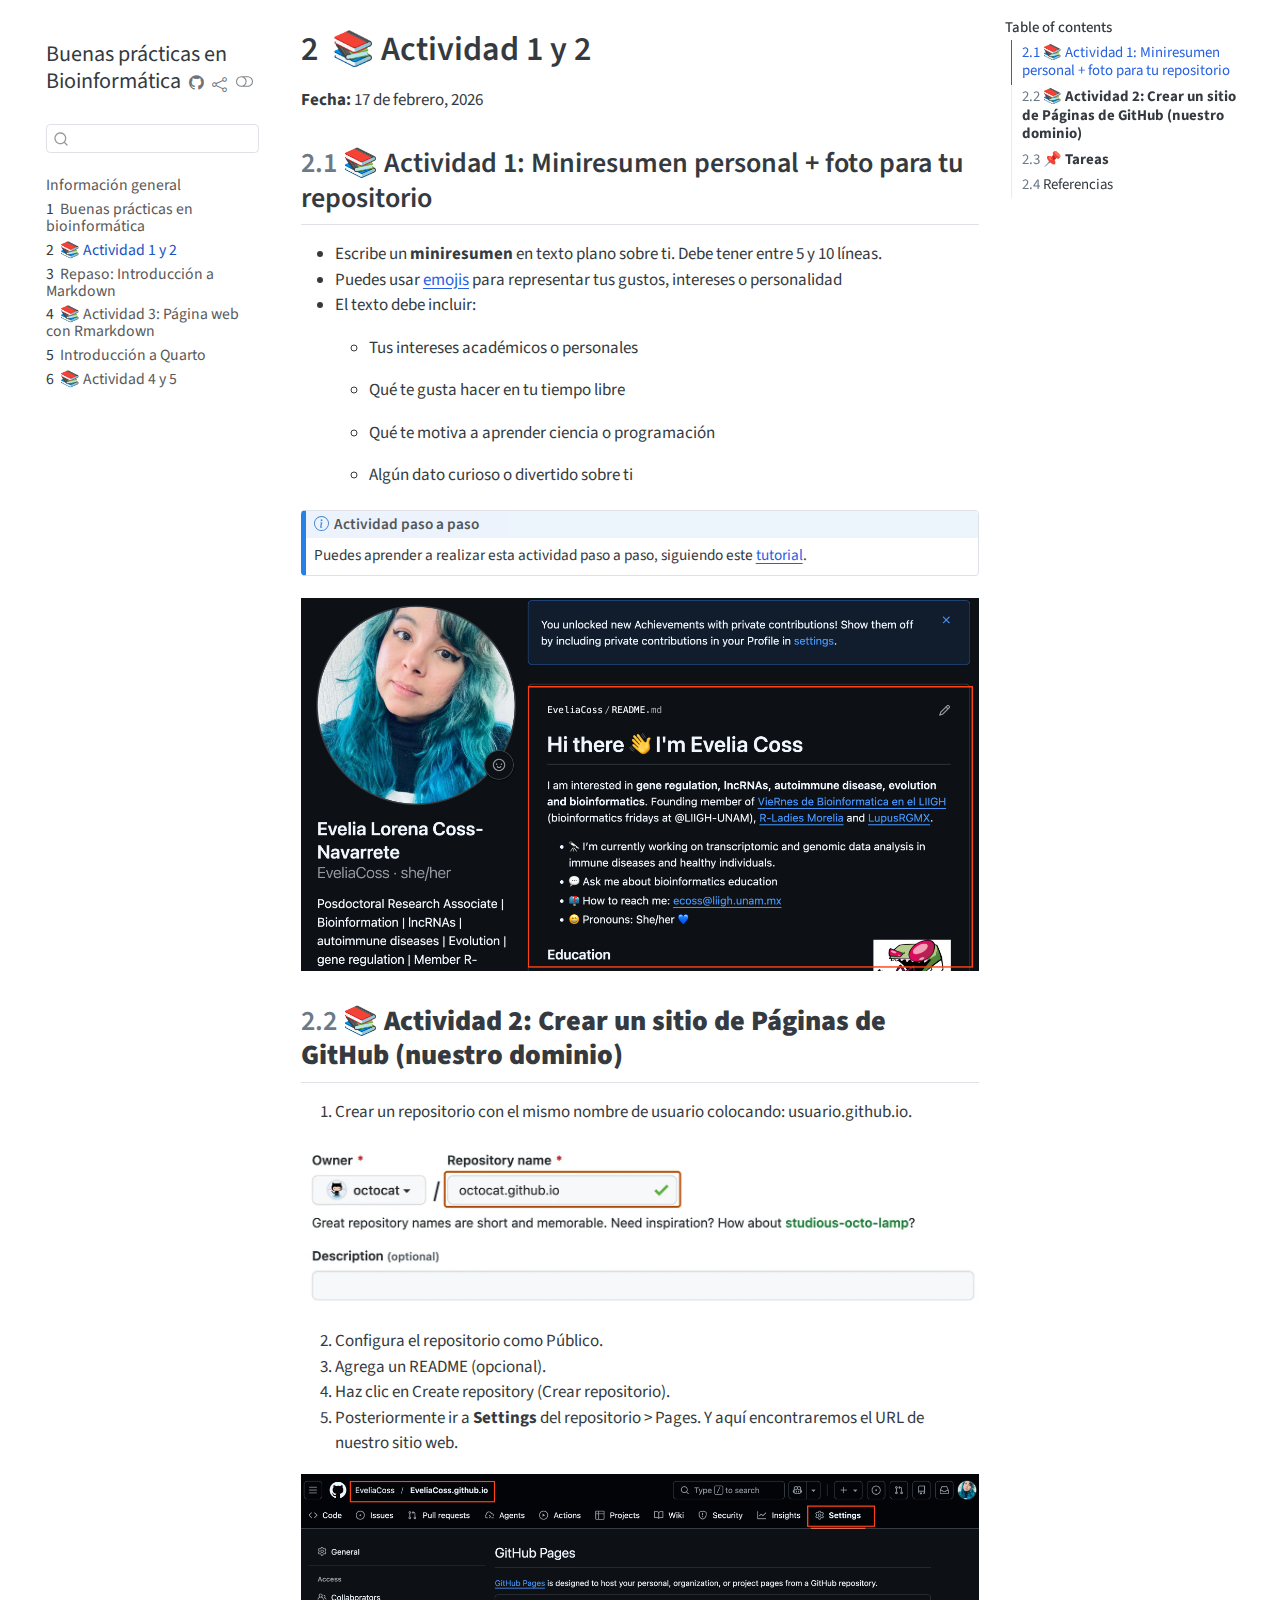
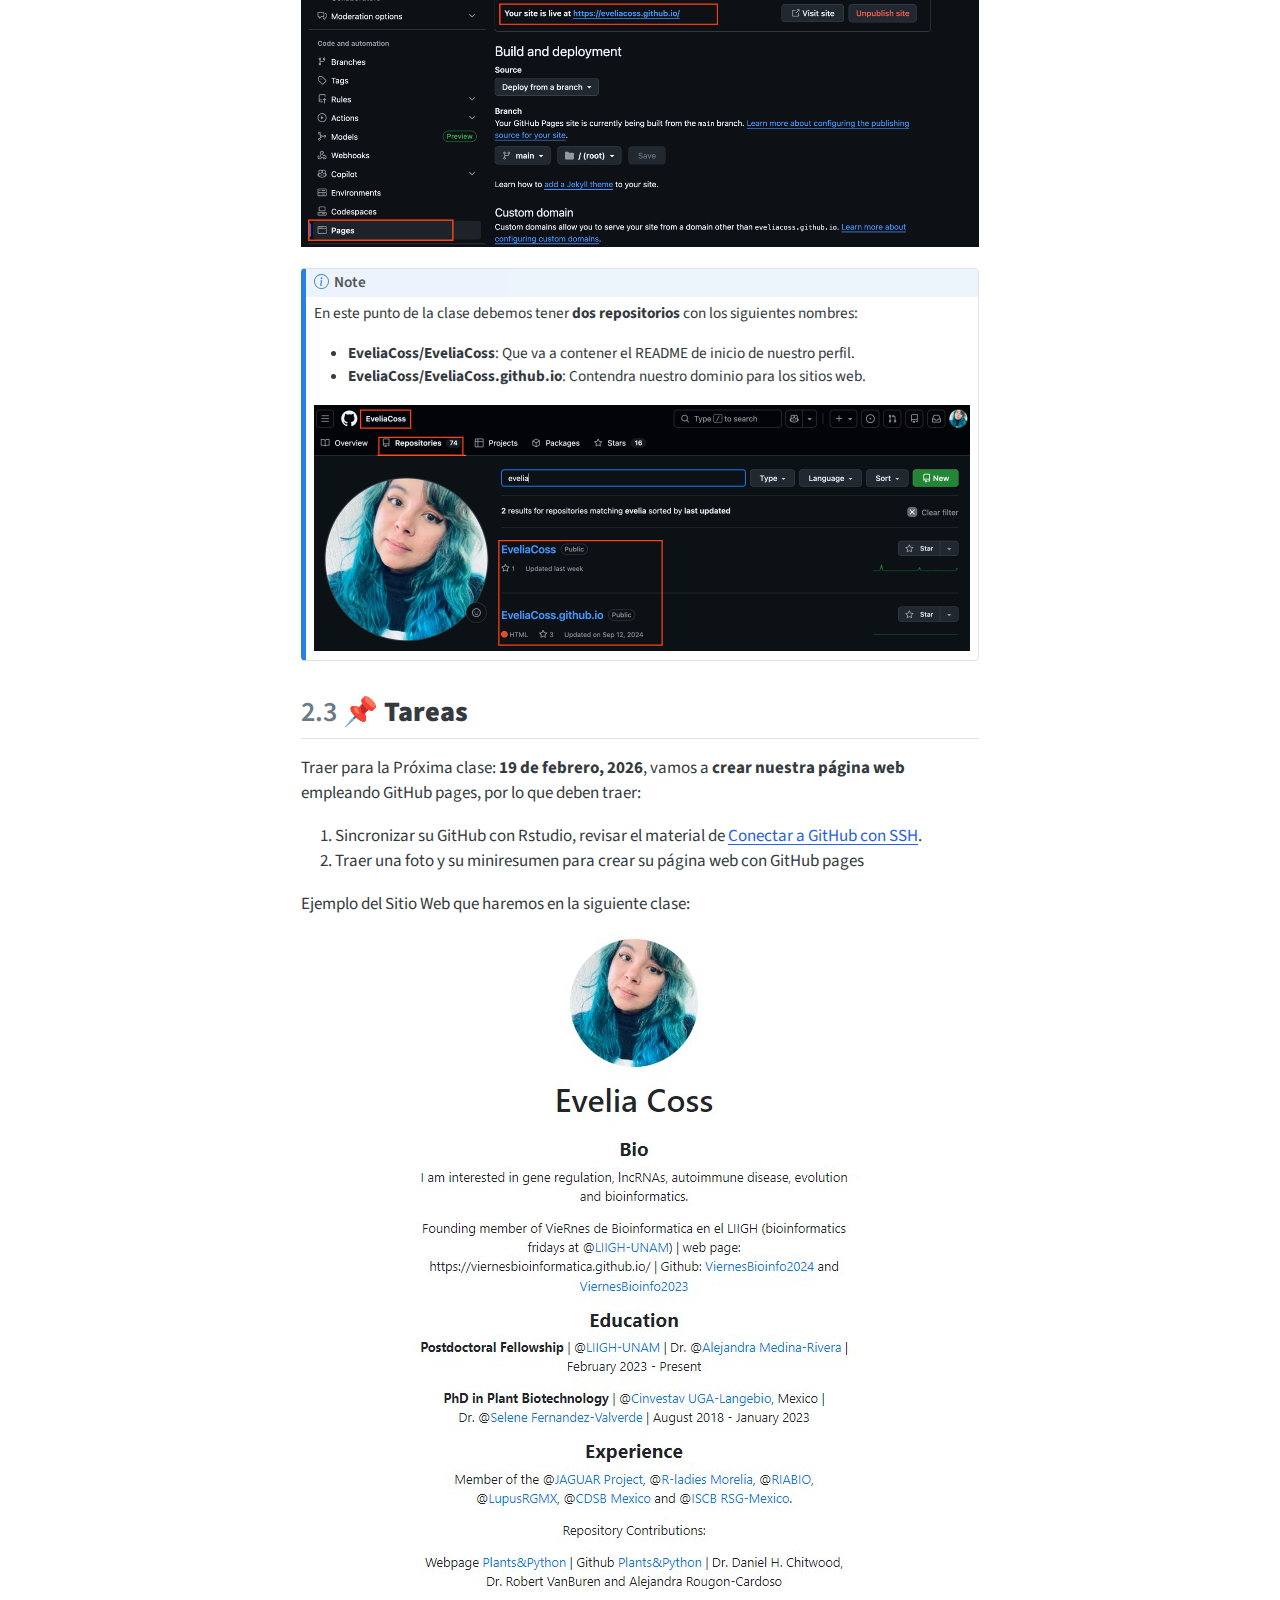
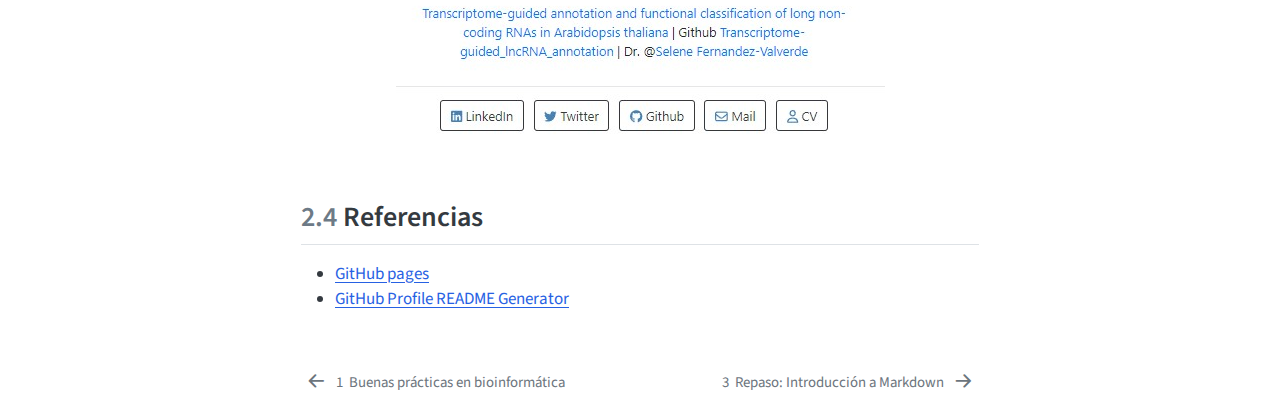
<file: docs/D1_actividades1y2.html>
<!DOCTYPE html>
<html xmlns="http://www.w3.org/1999/xhtml" lang="en" xml:lang="en"><head>

<meta charset="utf-8">
<meta name="generator" content="quarto-1.8.25">

<meta name="viewport" content="width=device-width, initial-scale=1.0, user-scalable=yes">


<title>2&nbsp; 📚 Actividad 1 y 2 – Buenas prácticas en Bioinformática</title>
<style>
code{white-space: pre-wrap;}
span.smallcaps{font-variant: small-caps;}
div.columns{display: flex; gap: min(4vw, 1.5em);}
div.column{flex: auto; overflow-x: auto;}
div.hanging-indent{margin-left: 1.5em; text-indent: -1.5em;}
ul.task-list{list-style: none;}
ul.task-list li input[type="checkbox"] {
  width: 0.8em;
  margin: 0 0.8em 0.2em -1em; /* quarto-specific, see https://github.com/quarto-dev/quarto-cli/issues/4556 */ 
  vertical-align: middle;
}
</style>


<script src="site_libs/quarto-nav/quarto-nav.js"></script>
<script src="site_libs/quarto-nav/headroom.min.js"></script>
<script src="site_libs/clipboard/clipboard.min.js"></script>
<script src="site_libs/quarto-search/autocomplete.umd.js"></script>
<script src="site_libs/quarto-search/fuse.min.js"></script>
<script src="site_libs/quarto-search/quarto-search.js"></script>
<meta name="quarto:offset" content="./">
<link href="./repaso_Markdown.html" rel="next">
<link href="./D1_Buenaspracticas.html" rel="prev">
<script src="site_libs/quarto-html/quarto.js" type="module"></script>
<script src="site_libs/quarto-html/tabsets/tabsets.js" type="module"></script>
<script src="site_libs/quarto-html/axe/axe-check.js" type="module"></script>
<script src="site_libs/quarto-html/popper.min.js"></script>
<script src="site_libs/quarto-html/tippy.umd.min.js"></script>
<script src="site_libs/quarto-html/anchor.min.js"></script>
<link href="site_libs/quarto-html/tippy.css" rel="stylesheet">
<link href="site_libs/quarto-html/quarto-syntax-highlighting-7b89279ff1a6dce999919e0e67d4d9ec.css" rel="stylesheet" class="quarto-color-scheme" id="quarto-text-highlighting-styles">
<link href="site_libs/quarto-html/quarto-syntax-highlighting-dark-707d8167ce6003fca903bfe2be84ab7f.css" rel="stylesheet" class="quarto-color-scheme quarto-color-alternate" id="quarto-text-highlighting-styles">
<link href="site_libs/quarto-html/quarto-syntax-highlighting-7b89279ff1a6dce999919e0e67d4d9ec.css" rel="stylesheet" class="quarto-color-scheme-extra" id="quarto-text-highlighting-styles">
<script src="site_libs/bootstrap/bootstrap.min.js"></script>
<link href="site_libs/bootstrap/bootstrap-icons.css" rel="stylesheet">
<link href="site_libs/bootstrap/bootstrap-5ea8f22911a6df30576a2a25a24cdd7a.min.css" rel="stylesheet" append-hash="true" class="quarto-color-scheme" id="quarto-bootstrap" data-mode="light">
<link href="site_libs/bootstrap/bootstrap-dark-04217e8441264b33581845d082f8f104.min.css" rel="stylesheet" append-hash="true" class="quarto-color-scheme quarto-color-alternate" id="quarto-bootstrap" data-mode="dark">
<link href="site_libs/bootstrap/bootstrap-5ea8f22911a6df30576a2a25a24cdd7a.min.css" rel="stylesheet" append-hash="true" class="quarto-color-scheme-extra" id="quarto-bootstrap" data-mode="light">
<script id="quarto-search-options" type="application/json">{
  "location": "sidebar",
  "copy-button": false,
  "collapse-after": 3,
  "panel-placement": "start",
  "type": "textbox",
  "limit": 50,
  "keyboard-shortcut": [
    "f",
    "/",
    "s"
  ],
  "show-item-context": false,
  "language": {
    "search-no-results-text": "No results",
    "search-matching-documents-text": "matching documents",
    "search-copy-link-title": "Copy link to search",
    "search-hide-matches-text": "Hide additional matches",
    "search-more-match-text": "more match in this document",
    "search-more-matches-text": "more matches in this document",
    "search-clear-button-title": "Clear",
    "search-text-placeholder": "",
    "search-detached-cancel-button-title": "Cancel",
    "search-submit-button-title": "Submit",
    "search-label": "Search"
  }
}</script>


</head>

<body class="nav-sidebar floating quarto-light"><script id="quarto-html-before-body" type="application/javascript">
    const toggleBodyColorMode = (bsSheetEl) => {
      const mode = bsSheetEl.getAttribute("data-mode");
      const bodyEl = window.document.querySelector("body");
      if (mode === "dark") {
        bodyEl.classList.add("quarto-dark");
        bodyEl.classList.remove("quarto-light");
      } else {
        bodyEl.classList.add("quarto-light");
        bodyEl.classList.remove("quarto-dark");
      }
    }
    const toggleBodyColorPrimary = () => {
      const bsSheetEl = window.document.querySelector("link#quarto-bootstrap:not([rel=disabled-stylesheet])");
      if (bsSheetEl) {
        toggleBodyColorMode(bsSheetEl);
      }
    }
    const setColorSchemeToggle = (alternate) => {
      const toggles = window.document.querySelectorAll('.quarto-color-scheme-toggle');
      for (let i=0; i < toggles.length; i++) {
        const toggle = toggles[i];
        if (toggle) {
          if (alternate) {
            toggle.classList.add("alternate");
          } else {
            toggle.classList.remove("alternate");
          }
        }
      }
    };
    const toggleColorMode = (alternate) => {
      // Switch the stylesheets
      const primaryStylesheets = window.document.querySelectorAll('link.quarto-color-scheme:not(.quarto-color-alternate)');
      const alternateStylesheets = window.document.querySelectorAll('link.quarto-color-scheme.quarto-color-alternate');
      manageTransitions('#quarto-margin-sidebar .nav-link', false);
      if (alternate) {
        // note: dark is layered on light, we don't disable primary!
        enableStylesheet(alternateStylesheets);
        for (const sheetNode of alternateStylesheets) {
          if (sheetNode.id === "quarto-bootstrap") {
            toggleBodyColorMode(sheetNode);
          }
        }
      } else {
        disableStylesheet(alternateStylesheets);
        enableStylesheet(primaryStylesheets)
        toggleBodyColorPrimary();
      }
      manageTransitions('#quarto-margin-sidebar .nav-link', true);
      // Switch the toggles
      setColorSchemeToggle(alternate)
      // Hack to workaround the fact that safari doesn't
      // properly recolor the scrollbar when toggling (#1455)
      if (navigator.userAgent.indexOf('Safari') > 0 && navigator.userAgent.indexOf('Chrome') == -1) {
        manageTransitions("body", false);
        window.scrollTo(0, 1);
        setTimeout(() => {
          window.scrollTo(0, 0);
          manageTransitions("body", true);
        }, 40);
      }
    }
    const disableStylesheet = (stylesheets) => {
      for (let i=0; i < stylesheets.length; i++) {
        const stylesheet = stylesheets[i];
        stylesheet.rel = 'disabled-stylesheet';
      }
    }
    const enableStylesheet = (stylesheets) => {
      for (let i=0; i < stylesheets.length; i++) {
        const stylesheet = stylesheets[i];
        if(stylesheet.rel !== 'stylesheet') { // for Chrome, which will still FOUC without this check
          stylesheet.rel = 'stylesheet';
        }
      }
    }
    const manageTransitions = (selector, allowTransitions) => {
      const els = window.document.querySelectorAll(selector);
      for (let i=0; i < els.length; i++) {
        const el = els[i];
        if (allowTransitions) {
          el.classList.remove('notransition');
        } else {
          el.classList.add('notransition');
        }
      }
    }
    const isFileUrl = () => {
      return window.location.protocol === 'file:';
    }
    const hasAlternateSentinel = () => {
      let styleSentinel = getColorSchemeSentinel();
      if (styleSentinel !== null) {
        return styleSentinel === "alternate";
      } else {
        return false;
      }
    }
    const setStyleSentinel = (alternate) => {
      const value = alternate ? "alternate" : "default";
      if (!isFileUrl()) {
        window.localStorage.setItem("quarto-color-scheme", value);
      } else {
        localAlternateSentinel = value;
      }
    }
    const getColorSchemeSentinel = () => {
      if (!isFileUrl()) {
        const storageValue = window.localStorage.getItem("quarto-color-scheme");
        return storageValue != null ? storageValue : localAlternateSentinel;
      } else {
        return localAlternateSentinel;
      }
    }
    const toggleGiscusIfUsed = (isAlternate, darkModeDefault) => {
      const baseTheme = document.querySelector('#giscus-base-theme')?.value ?? 'light';
      const alternateTheme = document.querySelector('#giscus-alt-theme')?.value ?? 'dark';
      let newTheme = '';
      if(authorPrefersDark) {
        newTheme = isAlternate ? baseTheme : alternateTheme;
      } else {
        newTheme = isAlternate ? alternateTheme : baseTheme;
      }
      const changeGiscusTheme = () => {
        // From: https://github.com/giscus/giscus/issues/336
        const sendMessage = (message) => {
          const iframe = document.querySelector('iframe.giscus-frame');
          if (!iframe) return;
          iframe.contentWindow.postMessage({ giscus: message }, 'https://giscus.app');
        }
        sendMessage({
          setConfig: {
            theme: newTheme
          }
        });
      }
      const isGiscussLoaded = window.document.querySelector('iframe.giscus-frame') !== null;
      if (isGiscussLoaded) {
        changeGiscusTheme();
      }
    };
    const authorPrefersDark = false;
    const darkModeDefault = authorPrefersDark;
      document.querySelector('link#quarto-text-highlighting-styles.quarto-color-scheme-extra').rel = 'disabled-stylesheet';
      document.querySelector('link#quarto-bootstrap.quarto-color-scheme-extra').rel = 'disabled-stylesheet';
    let localAlternateSentinel = darkModeDefault ? 'alternate' : 'default';
    // Dark / light mode switch
    window.quartoToggleColorScheme = () => {
      // Read the current dark / light value
      let toAlternate = !hasAlternateSentinel();
      toggleColorMode(toAlternate);
      setStyleSentinel(toAlternate);
      toggleGiscusIfUsed(toAlternate, darkModeDefault);
      window.dispatchEvent(new Event('resize'));
    };
    // Switch to dark mode if need be
    if (hasAlternateSentinel()) {
      toggleColorMode(true);
    } else {
      toggleColorMode(false);
    }
  </script>

<div id="quarto-search-results"></div>
  <header id="quarto-header" class="headroom fixed-top">
  <nav class="quarto-secondary-nav">
    <div class="container-fluid d-flex">
      <button type="button" class="quarto-btn-toggle btn" data-bs-toggle="collapse" role="button" data-bs-target=".quarto-sidebar-collapse-item" aria-controls="quarto-sidebar" aria-expanded="false" aria-label="Toggle sidebar navigation" onclick="if (window.quartoToggleHeadroom) { window.quartoToggleHeadroom(); }">
        <i class="bi bi-layout-text-sidebar-reverse"></i>
      </button>
        <nav class="quarto-page-breadcrumbs" aria-label="breadcrumb"><ol class="breadcrumb"><li class="breadcrumb-item"><a href="./D1_actividades1y2.html"><span class="chapter-number">2</span>&nbsp; <span class="chapter-title"><strong>📚</strong> Actividad 1 y 2</span></a></li></ol></nav>
        <a class="flex-grow-1" role="navigation" data-bs-toggle="collapse" data-bs-target=".quarto-sidebar-collapse-item" aria-controls="quarto-sidebar" aria-expanded="false" aria-label="Toggle sidebar navigation" onclick="if (window.quartoToggleHeadroom) { window.quartoToggleHeadroom(); }">      
        </a>
      <button type="button" class="btn quarto-search-button" aria-label="Search" onclick="window.quartoOpenSearch();">
        <i class="bi bi-search"></i>
      </button>
    </div>
  </nav>
</header>
<!-- content -->
<div id="quarto-content" class="quarto-container page-columns page-rows-contents page-layout-article">
<!-- sidebar -->
  <nav id="quarto-sidebar" class="sidebar collapse collapse-horizontal quarto-sidebar-collapse-item sidebar-navigation floating overflow-auto">
    <div class="pt-lg-2 mt-2 text-left sidebar-header sidebar-header-stacked">
      <a href="./index.html" class="sidebar-logo-link">
      </a>
    <div class="sidebar-title mb-0 py-0">
      <a href="./">Buenas prácticas en Bioinformática</a> 
        <div class="sidebar-tools-main tools-wide">
    <a href="https://github.com/EveliaCoss/LCG2025_IntroBioinfo_S1" title="Source Code" class="quarto-navigation-tool px-1" aria-label="Source Code"><i class="bi bi-github"></i></a>
    <div class="dropdown">
      <a href="" title="Share" id="quarto-navigation-tool-dropdown-0" class="quarto-navigation-tool dropdown-toggle px-1" data-bs-toggle="dropdown" aria-expanded="false" role="link" aria-label="Share"><i class="bi bi-share"></i></a>
      <ul class="dropdown-menu" aria-labelledby="quarto-navigation-tool-dropdown-0">
          <li>
            <a class="dropdown-item sidebar-tools-main-item" href="https://twitter.com/intent/tweet?url=|url|">
              <i class="bi bi-twitter pe-1"></i>
            Twitter
            </a>
          </li>
          <li>
            <a class="dropdown-item sidebar-tools-main-item" href="https://www.facebook.com/sharer/sharer.php?u=|url|">
              <i class="bi bi-facebook pe-1"></i>
            Facebook
            </a>
          </li>
          <li>
            <a class="dropdown-item sidebar-tools-main-item" href="https://www.linkedin.com/sharing/share-offsite/?url=|url|">
              <i class="bi bi-linkedin pe-1"></i>
            LinkedIn
            </a>
          </li>
      </ul>
    </div>
  <a href="" class="quarto-color-scheme-toggle quarto-navigation-tool  px-1" onclick="window.quartoToggleColorScheme(); return false;" title="Toggle dark mode"><i class="bi"></i></a>
</div>
    </div>
      </div>
        <div class="mt-2 flex-shrink-0 align-items-center">
        <div class="sidebar-search">
        <div id="quarto-search" class="" title="Search"></div>
        </div>
        </div>
    <div class="sidebar-menu-container"> 
    <ul class="list-unstyled mt-1">
        <li class="sidebar-item">
  <div class="sidebar-item-container"> 
  <a href="./index.html" class="sidebar-item-text sidebar-link">
 <span class="menu-text">Información general</span></a>
  </div>
</li>
        <li class="sidebar-item">
  <div class="sidebar-item-container"> 
  <a href="./D1_Buenaspracticas.html" class="sidebar-item-text sidebar-link">
 <span class="menu-text"><span class="chapter-number">1</span>&nbsp; <span class="chapter-title">Buenas prácticas en bioinformática</span></span></a>
  </div>
</li>
        <li class="sidebar-item">
  <div class="sidebar-item-container"> 
  <a href="./D1_actividades1y2.html" class="sidebar-item-text sidebar-link active">
 <span class="menu-text"><span class="chapter-number">2</span>&nbsp; <span class="chapter-title"><strong>📚</strong> Actividad 1 y 2</span></span></a>
  </div>
</li>
        <li class="sidebar-item">
  <div class="sidebar-item-container"> 
  <a href="./repaso_Markdown.html" class="sidebar-item-text sidebar-link">
 <span class="menu-text"><span class="chapter-number">3</span>&nbsp; <span class="chapter-title">Repaso: Introducción a Markdown</span></span></a>
  </div>
</li>
        <li class="sidebar-item">
  <div class="sidebar-item-container"> 
  <a href="./D2_actividades3.html" class="sidebar-item-text sidebar-link">
 <span class="menu-text"><span class="chapter-number">4</span>&nbsp; <span class="chapter-title"><strong>📚</strong> Actividad 3: Página web con Rmarkdown</span></span></a>
  </div>
</li>
        <li class="sidebar-item">
  <div class="sidebar-item-container"> 
  <a href="./D2_Quarto.html" class="sidebar-item-text sidebar-link">
 <span class="menu-text"><span class="chapter-number">5</span>&nbsp; <span class="chapter-title">Introducción a Quarto</span></span></a>
  </div>
</li>
        <li class="sidebar-item">
  <div class="sidebar-item-container"> 
  <a href="./D2_actividades4y5.html" class="sidebar-item-text sidebar-link">
 <span class="menu-text"><span class="chapter-number">6</span>&nbsp; <span class="chapter-title"><strong>📚</strong> Actividad 4 y 5</span></span></a>
  </div>
</li>
    </ul>
    </div>
</nav>
<div id="quarto-sidebar-glass" class="quarto-sidebar-collapse-item" data-bs-toggle="collapse" data-bs-target=".quarto-sidebar-collapse-item"></div>
<!-- margin-sidebar -->
    <div id="quarto-margin-sidebar" class="sidebar margin-sidebar">
        <nav id="TOC" role="doc-toc" class="toc-active">
    <h2 id="toc-title">Table of contents</h2>
   
  <ul>
  <li><a href="#actividad-1-miniresumen-personal-foto-para-tu-repositorio" id="toc-actividad-1-miniresumen-personal-foto-para-tu-repositorio" class="nav-link active" data-scroll-target="#actividad-1-miniresumen-personal-foto-para-tu-repositorio"><span class="header-section-number">2.1</span> <strong>📚</strong> Actividad 1: Miniresumen personal + foto para tu repositorio</a></li>
  <li><a href="#actividad-2-crear-un-sitio-de-páginas-de-github-nuestro-dominio" id="toc-actividad-2-crear-un-sitio-de-páginas-de-github-nuestro-dominio" class="nav-link" data-scroll-target="#actividad-2-crear-un-sitio-de-páginas-de-github-nuestro-dominio"><span class="header-section-number">2.2</span> <strong>📚 Actividad 2: Crear un sitio de Páginas de GitHub (nuestro dominio)</strong></a></li>
  <li><a href="#tareas" id="toc-tareas" class="nav-link" data-scroll-target="#tareas"><span class="header-section-number">2.3</span> <strong>📌 Tareas</strong></a></li>
  <li><a href="#referencias" id="toc-referencias" class="nav-link" data-scroll-target="#referencias"><span class="header-section-number">2.4</span> Referencias</a></li>
  </ul>
</nav>
    </div>
<!-- main -->
<main class="content" id="quarto-document-content">


<header id="title-block-header" class="quarto-title-block default">
<div class="quarto-title">
<h1 class="title"><span class="chapter-number">2</span>&nbsp; <span class="chapter-title"><strong>📚</strong> Actividad 1 y 2</span></h1>
</div>



<div class="quarto-title-meta">

    
  
    
  </div>
  


</header>


<p><strong>Fecha:</strong> 17 de febrero, 2026</p>
<section id="actividad-1-miniresumen-personal-foto-para-tu-repositorio" class="level2" data-number="2.1">
<h2 data-number="2.1" class="anchored" data-anchor-id="actividad-1-miniresumen-personal-foto-para-tu-repositorio"><span class="header-section-number">2.1</span> <strong>📚</strong> Actividad 1: Miniresumen personal + foto para tu repositorio</h2>
<ul>
<li>Escribe un <strong>miniresumen</strong> en texto plano sobre ti. Debe tener entre 5 y 10 líneas.</li>
<li>Puedes usar <a href="https://gist.github.com/rxaviers/7360908">emojis</a> para representar tus gustos, intereses o personalidad</li>
<li>El texto debe incluir:
<ul>
<li><p>Tus intereses académicos o personales</p></li>
<li><p>Qué te gusta hacer en tu tiempo libre</p></li>
<li><p>Qué te motiva a aprender ciencia o programación</p></li>
<li><p>Algún dato curioso o divertido sobre ti</p></li>
</ul></li>
</ul>
<div class="callout callout-style-default callout-note callout-titled">
<div class="callout-header d-flex align-content-center">
<div class="callout-icon-container">
<i class="callout-icon"></i>
</div>
<div class="callout-title-container flex-fill">
<span class="screen-reader-only">Note</span>Actividad paso a paso
</div>
</div>
<div class="callout-body-container callout-body">
<p>Puedes aprender a realizar esta actividad paso a paso, siguiendo este <a href="https://eveliacoss.github.io/LCG2026_Buenas_practicas_presentacion_S4/Dia1_BuenasPracticas.html?panelset_002=repositorios-acad%25C3%25A9micos-y-cient%25C3%25ADficos2#38">tutorial</a>.</p>
</div>
</div>
<p><img src="img/EveliaCoss_profile.png" class="img-fluid"></p>
</section>
<section id="actividad-2-crear-un-sitio-de-páginas-de-github-nuestro-dominio" class="level2" data-number="2.2">
<h2 data-number="2.2" class="anchored" data-anchor-id="actividad-2-crear-un-sitio-de-páginas-de-github-nuestro-dominio"><span class="header-section-number">2.2</span> <strong>📚 Actividad 2: Crear un sitio de Páginas de GitHub (nuestro dominio)</strong></h2>
<ol type="1">
<li>Crear un repositorio con el mismo nombre de usuario colocando: usuario.github.io.</li>
</ol>
<p><img src="[data-uri]" class="img-fluid"></p>
<ol start="2" type="1">
<li>Configura el repositorio como Público.</li>
<li>Agrega un README (opcional).</li>
<li>Haz clic en Create repository (Crear repositorio).</li>
<li>Posteriormente ir a <strong>Settings</strong> del repositorio &gt; Pages. Y aquí encontraremos el URL de nuestro sitio web.</li>
</ol>
<p><img src="img/EveliaCoss_webpages_config.png" class="img-fluid"></p>
<div class="callout callout-style-default callout-note callout-titled">
<div class="callout-header d-flex align-content-center">
<div class="callout-icon-container">
<i class="callout-icon"></i>
</div>
<div class="callout-title-container flex-fill">
Note
</div>
</div>
<div class="callout-body-container callout-body">
<p>En este punto de la clase debemos tener <strong>dos repositorios</strong> con los siguientes nombres:</p>
<ul>
<li><strong>EveliaCoss/EveliaCoss</strong>: Que va a contener el README de inicio de nuestro perfil.</li>
<li><strong>EveliaCoss/EveliaCoss.github.io</strong>: Contendra nuestro dominio para los sitios web.</li>
</ul>
<p><img src="img/EveliaCoss_repositorios.png" class="img-fluid"></p>
</div>
</div>
</section>
<section id="tareas" class="level2" data-number="2.3">
<h2 data-number="2.3" class="anchored" data-anchor-id="tareas"><span class="header-section-number">2.3</span> <strong>📌 Tareas</strong></h2>
<p>Traer para la Próxima clase: <strong>19 de febrero, 2026</strong>, vamos a <strong>crear nuestra página web</strong> empleando GitHub pages, por lo que deben traer:</p>
<ol type="1">
<li>Sincronizar su GitHub con Rstudio, revisar el material de <a href="https://eveliacoss.github.io/Workshop_GitGithub2025/Parte1.html">Conectar a GitHub con SSH</a>.</li>
<li>Traer una foto y su miniresumen para crear su página web con GitHub pages</li>
</ol>
<p>Ejemplo del Sitio Web que haremos en la siguiente clase:</p>
<div class="quarto-figure quarto-figure-center">
<figure class="figure">
<p><img src="[data-uri]" class="img-fluid quarto-figure quarto-figure-center figure-img"></p>
</figure>
</div>
</section>
<section id="referencias" class="level2" data-number="2.4">
<h2 data-number="2.4" class="anchored" data-anchor-id="referencias"><span class="header-section-number">2.4</span> Referencias</h2>
<ul>
<li><a href="https://docs.github.com/es/pages/getting-started-with-github-pages/creating-a-github-pages-site">GitHub pages</a></li>
<li><a href="https://rahuldkjain.github.io/gh-profile-readme-generator/">GitHub Profile README Generator</a></li>
</ul>


</section>

</main> <!-- /main -->
<script id="quarto-html-after-body" type="application/javascript">
  window.document.addEventListener("DOMContentLoaded", function (event) {
    // Ensure there is a toggle, if there isn't float one in the top right
    if (window.document.querySelector('.quarto-color-scheme-toggle') === null) {
      const a = window.document.createElement('a');
      a.classList.add('top-right');
      a.classList.add('quarto-color-scheme-toggle');
      a.href = "";
      a.onclick = function() { try { window.quartoToggleColorScheme(); } catch {} return false; };
      const i = window.document.createElement("i");
      i.classList.add('bi');
      a.appendChild(i);
      window.document.body.appendChild(a);
    }
    setColorSchemeToggle(hasAlternateSentinel())
    const icon = "";
    const anchorJS = new window.AnchorJS();
    anchorJS.options = {
      placement: 'right',
      icon: icon
    };
    anchorJS.add('.anchored');
    const isCodeAnnotation = (el) => {
      for (const clz of el.classList) {
        if (clz.startsWith('code-annotation-')) {                     
          return true;
        }
      }
      return false;
    }
    const onCopySuccess = function(e) {
      // button target
      const button = e.trigger;
      // don't keep focus
      button.blur();
      // flash "checked"
      button.classList.add('code-copy-button-checked');
      var currentTitle = button.getAttribute("title");
      button.setAttribute("title", "Copied!");
      let tooltip;
      if (window.bootstrap) {
        button.setAttribute("data-bs-toggle", "tooltip");
        button.setAttribute("data-bs-placement", "left");
        button.setAttribute("data-bs-title", "Copied!");
        tooltip = new bootstrap.Tooltip(button, 
          { trigger: "manual", 
            customClass: "code-copy-button-tooltip",
            offset: [0, -8]});
        tooltip.show();    
      }
      setTimeout(function() {
        if (tooltip) {
          tooltip.hide();
          button.removeAttribute("data-bs-title");
          button.removeAttribute("data-bs-toggle");
          button.removeAttribute("data-bs-placement");
        }
        button.setAttribute("title", currentTitle);
        button.classList.remove('code-copy-button-checked');
      }, 1000);
      // clear code selection
      e.clearSelection();
    }
    const getTextToCopy = function(trigger) {
      const outerScaffold = trigger.parentElement.cloneNode(true);
      const codeEl = outerScaffold.querySelector('code');
      for (const childEl of codeEl.children) {
        if (isCodeAnnotation(childEl)) {
          childEl.remove();
        }
      }
      return codeEl.innerText;
    }
    const clipboard = new window.ClipboardJS('.code-copy-button:not([data-in-quarto-modal])', {
      text: getTextToCopy
    });
    clipboard.on('success', onCopySuccess);
    if (window.document.getElementById('quarto-embedded-source-code-modal')) {
      const clipboardModal = new window.ClipboardJS('.code-copy-button[data-in-quarto-modal]', {
        text: getTextToCopy,
        container: window.document.getElementById('quarto-embedded-source-code-modal')
      });
      clipboardModal.on('success', onCopySuccess);
    }
      var localhostRegex = new RegExp(/^(?:http|https):\/\/localhost\:?[0-9]*\//);
      var mailtoRegex = new RegExp(/^mailto:/);
        var filterRegex = new RegExp('/' + window.location.host + '/');
      var isInternal = (href) => {
          return filterRegex.test(href) || localhostRegex.test(href) || mailtoRegex.test(href);
      }
      // Inspect non-navigation links and adorn them if external
     var links = window.document.querySelectorAll('a[href]:not(.nav-link):not(.navbar-brand):not(.toc-action):not(.sidebar-link):not(.sidebar-item-toggle):not(.pagination-link):not(.no-external):not([aria-hidden]):not(.dropdown-item):not(.quarto-navigation-tool):not(.about-link)');
      for (var i=0; i<links.length; i++) {
        const link = links[i];
        if (!isInternal(link.href)) {
          // undo the damage that might have been done by quarto-nav.js in the case of
          // links that we want to consider external
          if (link.dataset.originalHref !== undefined) {
            link.href = link.dataset.originalHref;
          }
        }
      }
    function tippyHover(el, contentFn, onTriggerFn, onUntriggerFn) {
      const config = {
        allowHTML: true,
        maxWidth: 500,
        delay: 100,
        arrow: false,
        appendTo: function(el) {
            return el.parentElement;
        },
        interactive: true,
        interactiveBorder: 10,
        theme: 'quarto',
        placement: 'bottom-start',
      };
      if (contentFn) {
        config.content = contentFn;
      }
      if (onTriggerFn) {
        config.onTrigger = onTriggerFn;
      }
      if (onUntriggerFn) {
        config.onUntrigger = onUntriggerFn;
      }
      window.tippy(el, config); 
    }
    const noterefs = window.document.querySelectorAll('a[role="doc-noteref"]');
    for (var i=0; i<noterefs.length; i++) {
      const ref = noterefs[i];
      tippyHover(ref, function() {
        // use id or data attribute instead here
        let href = ref.getAttribute('data-footnote-href') || ref.getAttribute('href');
        try { href = new URL(href).hash; } catch {}
        const id = href.replace(/^#\/?/, "");
        const note = window.document.getElementById(id);
        if (note) {
          return note.innerHTML;
        } else {
          return "";
        }
      });
    }
    const xrefs = window.document.querySelectorAll('a.quarto-xref');
    const processXRef = (id, note) => {
      // Strip column container classes
      const stripColumnClz = (el) => {
        el.classList.remove("page-full", "page-columns");
        if (el.children) {
          for (const child of el.children) {
            stripColumnClz(child);
          }
        }
      }
      stripColumnClz(note)
      if (id === null || id.startsWith('sec-')) {
        // Special case sections, only their first couple elements
        const container = document.createElement("div");
        if (note.children && note.children.length > 2) {
          container.appendChild(note.children[0].cloneNode(true));
          for (let i = 1; i < note.children.length; i++) {
            const child = note.children[i];
            if (child.tagName === "P" && child.innerText === "") {
              continue;
            } else {
              container.appendChild(child.cloneNode(true));
              break;
            }
          }
          if (window.Quarto?.typesetMath) {
            window.Quarto.typesetMath(container);
          }
          return container.innerHTML
        } else {
          if (window.Quarto?.typesetMath) {
            window.Quarto.typesetMath(note);
          }
          return note.innerHTML;
        }
      } else {
        // Remove any anchor links if they are present
        const anchorLink = note.querySelector('a.anchorjs-link');
        if (anchorLink) {
          anchorLink.remove();
        }
        if (window.Quarto?.typesetMath) {
          window.Quarto.typesetMath(note);
        }
        if (note.classList.contains("callout")) {
          return note.outerHTML;
        } else {
          return note.innerHTML;
        }
      }
    }
    for (var i=0; i<xrefs.length; i++) {
      const xref = xrefs[i];
      tippyHover(xref, undefined, function(instance) {
        instance.disable();
        let url = xref.getAttribute('href');
        let hash = undefined; 
        if (url.startsWith('#')) {
          hash = url;
        } else {
          try { hash = new URL(url).hash; } catch {}
        }
        if (hash) {
          const id = hash.replace(/^#\/?/, "");
          const note = window.document.getElementById(id);
          if (note !== null) {
            try {
              const html = processXRef(id, note.cloneNode(true));
              instance.setContent(html);
            } finally {
              instance.enable();
              instance.show();
            }
          } else {
            // See if we can fetch this
            fetch(url.split('#')[0])
            .then(res => res.text())
            .then(html => {
              const parser = new DOMParser();
              const htmlDoc = parser.parseFromString(html, "text/html");
              const note = htmlDoc.getElementById(id);
              if (note !== null) {
                const html = processXRef(id, note);
                instance.setContent(html);
              } 
            }).finally(() => {
              instance.enable();
              instance.show();
            });
          }
        } else {
          // See if we can fetch a full url (with no hash to target)
          // This is a special case and we should probably do some content thinning / targeting
          fetch(url)
          .then(res => res.text())
          .then(html => {
            const parser = new DOMParser();
            const htmlDoc = parser.parseFromString(html, "text/html");
            const note = htmlDoc.querySelector('main.content');
            if (note !== null) {
              // This should only happen for chapter cross references
              // (since there is no id in the URL)
              // remove the first header
              if (note.children.length > 0 && note.children[0].tagName === "HEADER") {
                note.children[0].remove();
              }
              const html = processXRef(null, note);
              instance.setContent(html);
            } 
          }).finally(() => {
            instance.enable();
            instance.show();
          });
        }
      }, function(instance) {
      });
    }
        let selectedAnnoteEl;
        const selectorForAnnotation = ( cell, annotation) => {
          let cellAttr = 'data-code-cell="' + cell + '"';
          let lineAttr = 'data-code-annotation="' +  annotation + '"';
          const selector = 'span[' + cellAttr + '][' + lineAttr + ']';
          return selector;
        }
        const selectCodeLines = (annoteEl) => {
          const doc = window.document;
          const targetCell = annoteEl.getAttribute("data-target-cell");
          const targetAnnotation = annoteEl.getAttribute("data-target-annotation");
          const annoteSpan = window.document.querySelector(selectorForAnnotation(targetCell, targetAnnotation));
          const lines = annoteSpan.getAttribute("data-code-lines").split(",");
          const lineIds = lines.map((line) => {
            return targetCell + "-" + line;
          })
          let top = null;
          let height = null;
          let parent = null;
          if (lineIds.length > 0) {
              //compute the position of the single el (top and bottom and make a div)
              const el = window.document.getElementById(lineIds[0]);
              top = el.offsetTop;
              height = el.offsetHeight;
              parent = el.parentElement.parentElement;
            if (lineIds.length > 1) {
              const lastEl = window.document.getElementById(lineIds[lineIds.length - 1]);
              const bottom = lastEl.offsetTop + lastEl.offsetHeight;
              height = bottom - top;
            }
            if (top !== null && height !== null && parent !== null) {
              // cook up a div (if necessary) and position it 
              let div = window.document.getElementById("code-annotation-line-highlight");
              if (div === null) {
                div = window.document.createElement("div");
                div.setAttribute("id", "code-annotation-line-highlight");
                div.style.position = 'absolute';
                parent.appendChild(div);
              }
              div.style.top = top - 2 + "px";
              div.style.height = height + 4 + "px";
              div.style.left = 0;
              let gutterDiv = window.document.getElementById("code-annotation-line-highlight-gutter");
              if (gutterDiv === null) {
                gutterDiv = window.document.createElement("div");
                gutterDiv.setAttribute("id", "code-annotation-line-highlight-gutter");
                gutterDiv.style.position = 'absolute';
                const codeCell = window.document.getElementById(targetCell);
                const gutter = codeCell.querySelector('.code-annotation-gutter');
                gutter.appendChild(gutterDiv);
              }
              gutterDiv.style.top = top - 2 + "px";
              gutterDiv.style.height = height + 4 + "px";
            }
            selectedAnnoteEl = annoteEl;
          }
        };
        const unselectCodeLines = () => {
          const elementsIds = ["code-annotation-line-highlight", "code-annotation-line-highlight-gutter"];
          elementsIds.forEach((elId) => {
            const div = window.document.getElementById(elId);
            if (div) {
              div.remove();
            }
          });
          selectedAnnoteEl = undefined;
        };
          // Handle positioning of the toggle
      window.addEventListener(
        "resize",
        throttle(() => {
          elRect = undefined;
          if (selectedAnnoteEl) {
            selectCodeLines(selectedAnnoteEl);
          }
        }, 10)
      );
      function throttle(fn, ms) {
      let throttle = false;
      let timer;
        return (...args) => {
          if(!throttle) { // first call gets through
              fn.apply(this, args);
              throttle = true;
          } else { // all the others get throttled
              if(timer) clearTimeout(timer); // cancel #2
              timer = setTimeout(() => {
                fn.apply(this, args);
                timer = throttle = false;
              }, ms);
          }
        };
      }
        // Attach click handler to the DT
        const annoteDls = window.document.querySelectorAll('dt[data-target-cell]');
        for (const annoteDlNode of annoteDls) {
          annoteDlNode.addEventListener('click', (event) => {
            const clickedEl = event.target;
            if (clickedEl !== selectedAnnoteEl) {
              unselectCodeLines();
              const activeEl = window.document.querySelector('dt[data-target-cell].code-annotation-active');
              if (activeEl) {
                activeEl.classList.remove('code-annotation-active');
              }
              selectCodeLines(clickedEl);
              clickedEl.classList.add('code-annotation-active');
            } else {
              // Unselect the line
              unselectCodeLines();
              clickedEl.classList.remove('code-annotation-active');
            }
          });
        }
    const findCites = (el) => {
      const parentEl = el.parentElement;
      if (parentEl) {
        const cites = parentEl.dataset.cites;
        if (cites) {
          return {
            el,
            cites: cites.split(' ')
          };
        } else {
          return findCites(el.parentElement)
        }
      } else {
        return undefined;
      }
    };
    var bibliorefs = window.document.querySelectorAll('a[role="doc-biblioref"]');
    for (var i=0; i<bibliorefs.length; i++) {
      const ref = bibliorefs[i];
      const citeInfo = findCites(ref);
      if (citeInfo) {
        tippyHover(citeInfo.el, function() {
          var popup = window.document.createElement('div');
          citeInfo.cites.forEach(function(cite) {
            var citeDiv = window.document.createElement('div');
            citeDiv.classList.add('hanging-indent');
            citeDiv.classList.add('csl-entry');
            var biblioDiv = window.document.getElementById('ref-' + cite);
            if (biblioDiv) {
              citeDiv.innerHTML = biblioDiv.innerHTML;
            }
            popup.appendChild(citeDiv);
          });
          return popup.innerHTML;
        });
      }
    }
  });
  </script>
<nav class="page-navigation">
  <div class="nav-page nav-page-previous">
      <a href="./D1_Buenaspracticas.html" class="pagination-link" aria-label="Buenas prácticas en bioinformática">
        <i class="bi bi-arrow-left-short"></i> <span class="nav-page-text"><span class="chapter-number">1</span>&nbsp; <span class="chapter-title">Buenas prácticas en bioinformática</span></span>
      </a>          
  </div>
  <div class="nav-page nav-page-next">
      <a href="./repaso_Markdown.html" class="pagination-link" aria-label="Repaso: Introducción a Markdown">
        <span class="nav-page-text"><span class="chapter-number">3</span>&nbsp; <span class="chapter-title">Repaso: Introducción a Markdown</span></span> <i class="bi bi-arrow-right-short"></i>
      </a>
  </div>
</nav>
</div> <!-- /content -->




</body></html>
</file>
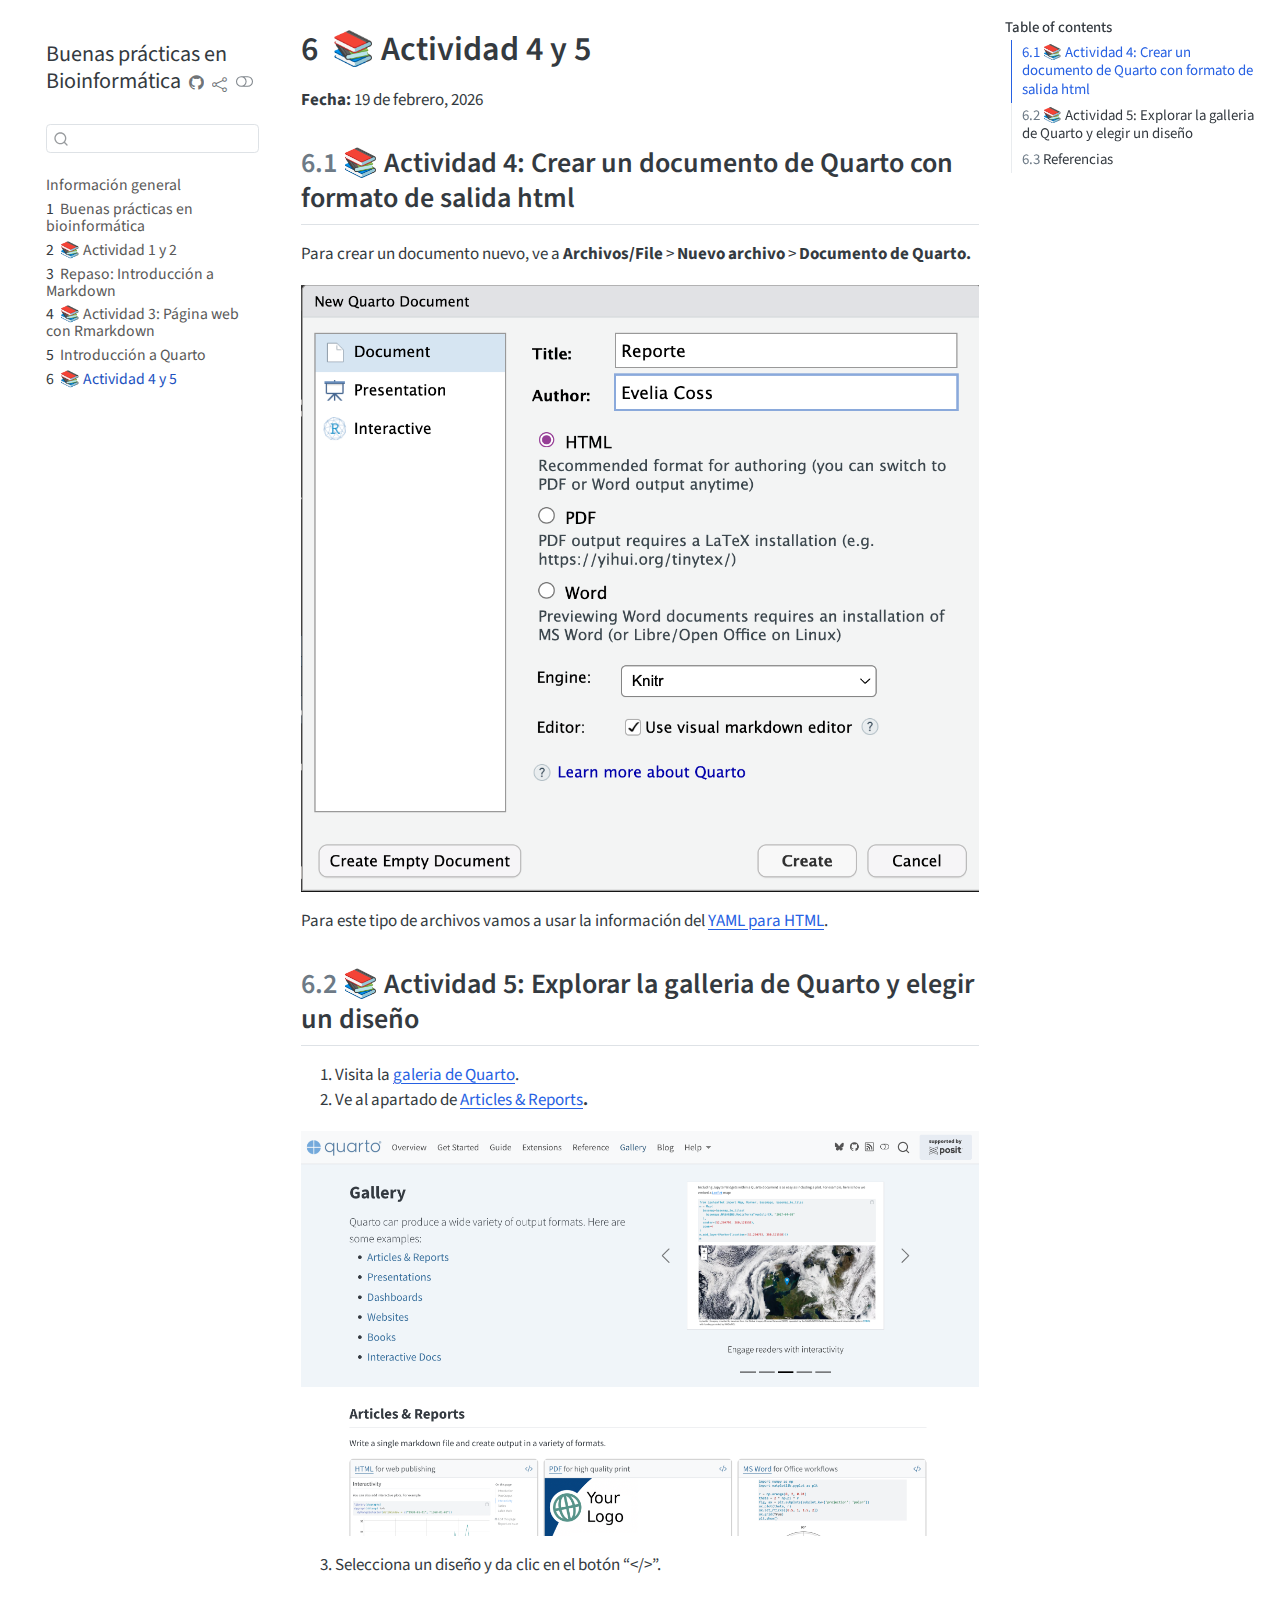
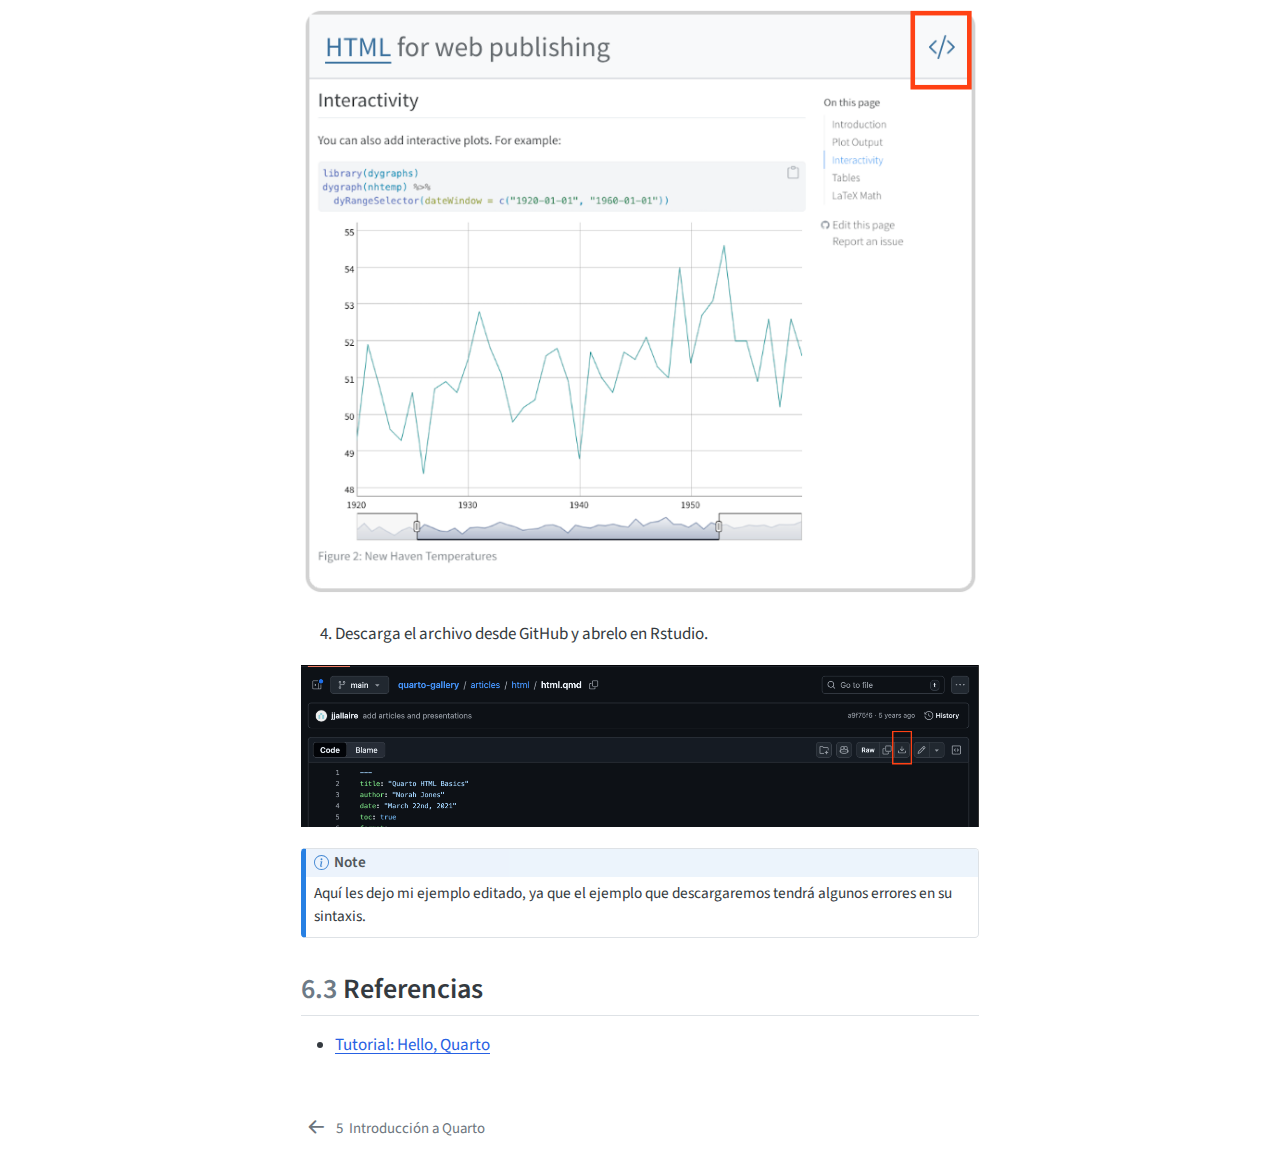
<file: docs/D2_actividades4y5.html>
<!DOCTYPE html>
<html xmlns="http://www.w3.org/1999/xhtml" lang="en" xml:lang="en"><head>

<meta charset="utf-8">
<meta name="generator" content="quarto-1.8.25">

<meta name="viewport" content="width=device-width, initial-scale=1.0, user-scalable=yes">


<title>6&nbsp; 📚 Actividad 4 y 5 – Buenas prácticas en Bioinformática</title>
<style>
code{white-space: pre-wrap;}
span.smallcaps{font-variant: small-caps;}
div.columns{display: flex; gap: min(4vw, 1.5em);}
div.column{flex: auto; overflow-x: auto;}
div.hanging-indent{margin-left: 1.5em; text-indent: -1.5em;}
ul.task-list{list-style: none;}
ul.task-list li input[type="checkbox"] {
  width: 0.8em;
  margin: 0 0.8em 0.2em -1em; /* quarto-specific, see https://github.com/quarto-dev/quarto-cli/issues/4556 */ 
  vertical-align: middle;
}
</style>


<script src="site_libs/quarto-nav/quarto-nav.js"></script>
<script src="site_libs/quarto-nav/headroom.min.js"></script>
<script src="site_libs/clipboard/clipboard.min.js"></script>
<script src="site_libs/quarto-search/autocomplete.umd.js"></script>
<script src="site_libs/quarto-search/fuse.min.js"></script>
<script src="site_libs/quarto-search/quarto-search.js"></script>
<meta name="quarto:offset" content="./">
<link href="./D2_Quarto.html" rel="prev">
<script src="site_libs/quarto-html/quarto.js" type="module"></script>
<script src="site_libs/quarto-html/tabsets/tabsets.js" type="module"></script>
<script src="site_libs/quarto-html/axe/axe-check.js" type="module"></script>
<script src="site_libs/quarto-html/popper.min.js"></script>
<script src="site_libs/quarto-html/tippy.umd.min.js"></script>
<script src="site_libs/quarto-html/anchor.min.js"></script>
<link href="site_libs/quarto-html/tippy.css" rel="stylesheet">
<link href="site_libs/quarto-html/quarto-syntax-highlighting-7b89279ff1a6dce999919e0e67d4d9ec.css" rel="stylesheet" class="quarto-color-scheme" id="quarto-text-highlighting-styles">
<link href="site_libs/quarto-html/quarto-syntax-highlighting-dark-707d8167ce6003fca903bfe2be84ab7f.css" rel="stylesheet" class="quarto-color-scheme quarto-color-alternate" id="quarto-text-highlighting-styles">
<link href="site_libs/quarto-html/quarto-syntax-highlighting-7b89279ff1a6dce999919e0e67d4d9ec.css" rel="stylesheet" class="quarto-color-scheme-extra" id="quarto-text-highlighting-styles">
<script src="site_libs/bootstrap/bootstrap.min.js"></script>
<link href="site_libs/bootstrap/bootstrap-icons.css" rel="stylesheet">
<link href="site_libs/bootstrap/bootstrap-5ea8f22911a6df30576a2a25a24cdd7a.min.css" rel="stylesheet" append-hash="true" class="quarto-color-scheme" id="quarto-bootstrap" data-mode="light">
<link href="site_libs/bootstrap/bootstrap-dark-04217e8441264b33581845d082f8f104.min.css" rel="stylesheet" append-hash="true" class="quarto-color-scheme quarto-color-alternate" id="quarto-bootstrap" data-mode="dark">
<link href="site_libs/bootstrap/bootstrap-5ea8f22911a6df30576a2a25a24cdd7a.min.css" rel="stylesheet" append-hash="true" class="quarto-color-scheme-extra" id="quarto-bootstrap" data-mode="light">
<script id="quarto-search-options" type="application/json">{
  "location": "sidebar",
  "copy-button": false,
  "collapse-after": 3,
  "panel-placement": "start",
  "type": "textbox",
  "limit": 50,
  "keyboard-shortcut": [
    "f",
    "/",
    "s"
  ],
  "show-item-context": false,
  "language": {
    "search-no-results-text": "No results",
    "search-matching-documents-text": "matching documents",
    "search-copy-link-title": "Copy link to search",
    "search-hide-matches-text": "Hide additional matches",
    "search-more-match-text": "more match in this document",
    "search-more-matches-text": "more matches in this document",
    "search-clear-button-title": "Clear",
    "search-text-placeholder": "",
    "search-detached-cancel-button-title": "Cancel",
    "search-submit-button-title": "Submit",
    "search-label": "Search"
  }
}</script>


</head>

<body class="nav-sidebar floating quarto-light"><script id="quarto-html-before-body" type="application/javascript">
    const toggleBodyColorMode = (bsSheetEl) => {
      const mode = bsSheetEl.getAttribute("data-mode");
      const bodyEl = window.document.querySelector("body");
      if (mode === "dark") {
        bodyEl.classList.add("quarto-dark");
        bodyEl.classList.remove("quarto-light");
      } else {
        bodyEl.classList.add("quarto-light");
        bodyEl.classList.remove("quarto-dark");
      }
    }
    const toggleBodyColorPrimary = () => {
      const bsSheetEl = window.document.querySelector("link#quarto-bootstrap:not([rel=disabled-stylesheet])");
      if (bsSheetEl) {
        toggleBodyColorMode(bsSheetEl);
      }
    }
    const setColorSchemeToggle = (alternate) => {
      const toggles = window.document.querySelectorAll('.quarto-color-scheme-toggle');
      for (let i=0; i < toggles.length; i++) {
        const toggle = toggles[i];
        if (toggle) {
          if (alternate) {
            toggle.classList.add("alternate");
          } else {
            toggle.classList.remove("alternate");
          }
        }
      }
    };
    const toggleColorMode = (alternate) => {
      // Switch the stylesheets
      const primaryStylesheets = window.document.querySelectorAll('link.quarto-color-scheme:not(.quarto-color-alternate)');
      const alternateStylesheets = window.document.querySelectorAll('link.quarto-color-scheme.quarto-color-alternate');
      manageTransitions('#quarto-margin-sidebar .nav-link', false);
      if (alternate) {
        // note: dark is layered on light, we don't disable primary!
        enableStylesheet(alternateStylesheets);
        for (const sheetNode of alternateStylesheets) {
          if (sheetNode.id === "quarto-bootstrap") {
            toggleBodyColorMode(sheetNode);
          }
        }
      } else {
        disableStylesheet(alternateStylesheets);
        enableStylesheet(primaryStylesheets)
        toggleBodyColorPrimary();
      }
      manageTransitions('#quarto-margin-sidebar .nav-link', true);
      // Switch the toggles
      setColorSchemeToggle(alternate)
      // Hack to workaround the fact that safari doesn't
      // properly recolor the scrollbar when toggling (#1455)
      if (navigator.userAgent.indexOf('Safari') > 0 && navigator.userAgent.indexOf('Chrome') == -1) {
        manageTransitions("body", false);
        window.scrollTo(0, 1);
        setTimeout(() => {
          window.scrollTo(0, 0);
          manageTransitions("body", true);
        }, 40);
      }
    }
    const disableStylesheet = (stylesheets) => {
      for (let i=0; i < stylesheets.length; i++) {
        const stylesheet = stylesheets[i];
        stylesheet.rel = 'disabled-stylesheet';
      }
    }
    const enableStylesheet = (stylesheets) => {
      for (let i=0; i < stylesheets.length; i++) {
        const stylesheet = stylesheets[i];
        if(stylesheet.rel !== 'stylesheet') { // for Chrome, which will still FOUC without this check
          stylesheet.rel = 'stylesheet';
        }
      }
    }
    const manageTransitions = (selector, allowTransitions) => {
      const els = window.document.querySelectorAll(selector);
      for (let i=0; i < els.length; i++) {
        const el = els[i];
        if (allowTransitions) {
          el.classList.remove('notransition');
        } else {
          el.classList.add('notransition');
        }
      }
    }
    const isFileUrl = () => {
      return window.location.protocol === 'file:';
    }
    const hasAlternateSentinel = () => {
      let styleSentinel = getColorSchemeSentinel();
      if (styleSentinel !== null) {
        return styleSentinel === "alternate";
      } else {
        return false;
      }
    }
    const setStyleSentinel = (alternate) => {
      const value = alternate ? "alternate" : "default";
      if (!isFileUrl()) {
        window.localStorage.setItem("quarto-color-scheme", value);
      } else {
        localAlternateSentinel = value;
      }
    }
    const getColorSchemeSentinel = () => {
      if (!isFileUrl()) {
        const storageValue = window.localStorage.getItem("quarto-color-scheme");
        return storageValue != null ? storageValue : localAlternateSentinel;
      } else {
        return localAlternateSentinel;
      }
    }
    const toggleGiscusIfUsed = (isAlternate, darkModeDefault) => {
      const baseTheme = document.querySelector('#giscus-base-theme')?.value ?? 'light';
      const alternateTheme = document.querySelector('#giscus-alt-theme')?.value ?? 'dark';
      let newTheme = '';
      if(authorPrefersDark) {
        newTheme = isAlternate ? baseTheme : alternateTheme;
      } else {
        newTheme = isAlternate ? alternateTheme : baseTheme;
      }
      const changeGiscusTheme = () => {
        // From: https://github.com/giscus/giscus/issues/336
        const sendMessage = (message) => {
          const iframe = document.querySelector('iframe.giscus-frame');
          if (!iframe) return;
          iframe.contentWindow.postMessage({ giscus: message }, 'https://giscus.app');
        }
        sendMessage({
          setConfig: {
            theme: newTheme
          }
        });
      }
      const isGiscussLoaded = window.document.querySelector('iframe.giscus-frame') !== null;
      if (isGiscussLoaded) {
        changeGiscusTheme();
      }
    };
    const authorPrefersDark = false;
    const darkModeDefault = authorPrefersDark;
      document.querySelector('link#quarto-text-highlighting-styles.quarto-color-scheme-extra').rel = 'disabled-stylesheet';
      document.querySelector('link#quarto-bootstrap.quarto-color-scheme-extra').rel = 'disabled-stylesheet';
    let localAlternateSentinel = darkModeDefault ? 'alternate' : 'default';
    // Dark / light mode switch
    window.quartoToggleColorScheme = () => {
      // Read the current dark / light value
      let toAlternate = !hasAlternateSentinel();
      toggleColorMode(toAlternate);
      setStyleSentinel(toAlternate);
      toggleGiscusIfUsed(toAlternate, darkModeDefault);
      window.dispatchEvent(new Event('resize'));
    };
    // Switch to dark mode if need be
    if (hasAlternateSentinel()) {
      toggleColorMode(true);
    } else {
      toggleColorMode(false);
    }
  </script>

<div id="quarto-search-results"></div>
  <header id="quarto-header" class="headroom fixed-top">
  <nav class="quarto-secondary-nav">
    <div class="container-fluid d-flex">
      <button type="button" class="quarto-btn-toggle btn" data-bs-toggle="collapse" role="button" data-bs-target=".quarto-sidebar-collapse-item" aria-controls="quarto-sidebar" aria-expanded="false" aria-label="Toggle sidebar navigation" onclick="if (window.quartoToggleHeadroom) { window.quartoToggleHeadroom(); }">
        <i class="bi bi-layout-text-sidebar-reverse"></i>
      </button>
        <nav class="quarto-page-breadcrumbs" aria-label="breadcrumb"><ol class="breadcrumb"><li class="breadcrumb-item"><a href="./D2_actividades4y5.html"><span class="chapter-number">6</span>&nbsp; <span class="chapter-title"><strong>📚</strong> Actividad 4 y 5</span></a></li></ol></nav>
        <a class="flex-grow-1" role="navigation" data-bs-toggle="collapse" data-bs-target=".quarto-sidebar-collapse-item" aria-controls="quarto-sidebar" aria-expanded="false" aria-label="Toggle sidebar navigation" onclick="if (window.quartoToggleHeadroom) { window.quartoToggleHeadroom(); }">      
        </a>
      <button type="button" class="btn quarto-search-button" aria-label="Search" onclick="window.quartoOpenSearch();">
        <i class="bi bi-search"></i>
      </button>
    </div>
  </nav>
</header>
<!-- content -->
<div id="quarto-content" class="quarto-container page-columns page-rows-contents page-layout-article">
<!-- sidebar -->
  <nav id="quarto-sidebar" class="sidebar collapse collapse-horizontal quarto-sidebar-collapse-item sidebar-navigation floating overflow-auto">
    <div class="pt-lg-2 mt-2 text-left sidebar-header sidebar-header-stacked">
      <a href="./index.html" class="sidebar-logo-link">
      </a>
    <div class="sidebar-title mb-0 py-0">
      <a href="./">Buenas prácticas en Bioinformática</a> 
        <div class="sidebar-tools-main tools-wide">
    <a href="https://github.com/EveliaCoss/LCG2025_IntroBioinfo_S1" title="Source Code" class="quarto-navigation-tool px-1" aria-label="Source Code"><i class="bi bi-github"></i></a>
    <div class="dropdown">
      <a href="" title="Share" id="quarto-navigation-tool-dropdown-0" class="quarto-navigation-tool dropdown-toggle px-1" data-bs-toggle="dropdown" aria-expanded="false" role="link" aria-label="Share"><i class="bi bi-share"></i></a>
      <ul class="dropdown-menu" aria-labelledby="quarto-navigation-tool-dropdown-0">
          <li>
            <a class="dropdown-item sidebar-tools-main-item" href="https://twitter.com/intent/tweet?url=|url|">
              <i class="bi bi-twitter pe-1"></i>
            Twitter
            </a>
          </li>
          <li>
            <a class="dropdown-item sidebar-tools-main-item" href="https://www.facebook.com/sharer/sharer.php?u=|url|">
              <i class="bi bi-facebook pe-1"></i>
            Facebook
            </a>
          </li>
          <li>
            <a class="dropdown-item sidebar-tools-main-item" href="https://www.linkedin.com/sharing/share-offsite/?url=|url|">
              <i class="bi bi-linkedin pe-1"></i>
            LinkedIn
            </a>
          </li>
      </ul>
    </div>
  <a href="" class="quarto-color-scheme-toggle quarto-navigation-tool  px-1" onclick="window.quartoToggleColorScheme(); return false;" title="Toggle dark mode"><i class="bi"></i></a>
</div>
    </div>
      </div>
        <div class="mt-2 flex-shrink-0 align-items-center">
        <div class="sidebar-search">
        <div id="quarto-search" class="" title="Search"></div>
        </div>
        </div>
    <div class="sidebar-menu-container"> 
    <ul class="list-unstyled mt-1">
        <li class="sidebar-item">
  <div class="sidebar-item-container"> 
  <a href="./index.html" class="sidebar-item-text sidebar-link">
 <span class="menu-text">Información general</span></a>
  </div>
</li>
        <li class="sidebar-item">
  <div class="sidebar-item-container"> 
  <a href="./D1_Buenaspracticas.html" class="sidebar-item-text sidebar-link">
 <span class="menu-text"><span class="chapter-number">1</span>&nbsp; <span class="chapter-title">Buenas prácticas en bioinformática</span></span></a>
  </div>
</li>
        <li class="sidebar-item">
  <div class="sidebar-item-container"> 
  <a href="./D1_actividades1y2.html" class="sidebar-item-text sidebar-link">
 <span class="menu-text"><span class="chapter-number">2</span>&nbsp; <span class="chapter-title"><strong>📚</strong> Actividad 1 y 2</span></span></a>
  </div>
</li>
        <li class="sidebar-item">
  <div class="sidebar-item-container"> 
  <a href="./repaso_Markdown.html" class="sidebar-item-text sidebar-link">
 <span class="menu-text"><span class="chapter-number">3</span>&nbsp; <span class="chapter-title">Repaso: Introducción a Markdown</span></span></a>
  </div>
</li>
        <li class="sidebar-item">
  <div class="sidebar-item-container"> 
  <a href="./D2_actividades3.html" class="sidebar-item-text sidebar-link">
 <span class="menu-text"><span class="chapter-number">4</span>&nbsp; <span class="chapter-title"><strong>📚</strong> Actividad 3: Página web con Rmarkdown</span></span></a>
  </div>
</li>
        <li class="sidebar-item">
  <div class="sidebar-item-container"> 
  <a href="./D2_Quarto.html" class="sidebar-item-text sidebar-link">
 <span class="menu-text"><span class="chapter-number">5</span>&nbsp; <span class="chapter-title">Introducción a Quarto</span></span></a>
  </div>
</li>
        <li class="sidebar-item">
  <div class="sidebar-item-container"> 
  <a href="./D2_actividades4y5.html" class="sidebar-item-text sidebar-link active">
 <span class="menu-text"><span class="chapter-number">6</span>&nbsp; <span class="chapter-title"><strong>📚</strong> Actividad 4 y 5</span></span></a>
  </div>
</li>
    </ul>
    </div>
</nav>
<div id="quarto-sidebar-glass" class="quarto-sidebar-collapse-item" data-bs-toggle="collapse" data-bs-target=".quarto-sidebar-collapse-item"></div>
<!-- margin-sidebar -->
    <div id="quarto-margin-sidebar" class="sidebar margin-sidebar">
        <nav id="TOC" role="doc-toc" class="toc-active">
    <h2 id="toc-title">Table of contents</h2>
   
  <ul>
  <li><a href="#actividad-4-crear-un-documento-de-quarto-con-formato-de-salida-html" id="toc-actividad-4-crear-un-documento-de-quarto-con-formato-de-salida-html" class="nav-link active" data-scroll-target="#actividad-4-crear-un-documento-de-quarto-con-formato-de-salida-html"><span class="header-section-number">6.1</span> <strong>📚</strong> Actividad 4: Crear un documento de Quarto con formato de salida html</a></li>
  <li><a href="#actividad-5-explorar-la-galleria-de-quarto-y-elegir-un-diseño" id="toc-actividad-5-explorar-la-galleria-de-quarto-y-elegir-un-diseño" class="nav-link" data-scroll-target="#actividad-5-explorar-la-galleria-de-quarto-y-elegir-un-diseño"><span class="header-section-number">6.2</span> <strong>📚</strong> Actividad 5: Explorar la galleria de Quarto y elegir un diseño</a></li>
  <li><a href="#referencias" id="toc-referencias" class="nav-link" data-scroll-target="#referencias"><span class="header-section-number">6.3</span> Referencias</a></li>
  </ul>
</nav>
    </div>
<!-- main -->
<main class="content" id="quarto-document-content">


<header id="title-block-header" class="quarto-title-block default">
<div class="quarto-title">
<h1 class="title"><span class="chapter-number">6</span>&nbsp; <span class="chapter-title"><strong>📚</strong> Actividad 4 y 5</span></h1>
</div>



<div class="quarto-title-meta">

    
  
    
  </div>
  


</header>


<p><strong>Fecha:</strong> 19 de febrero, 2026</p>
<section id="actividad-4-crear-un-documento-de-quarto-con-formato-de-salida-html" class="level2" data-number="6.1">
<h2 data-number="6.1" class="anchored" data-anchor-id="actividad-4-crear-un-documento-de-quarto-con-formato-de-salida-html"><span class="header-section-number">6.1</span> <strong>📚</strong> Actividad 4: Crear un documento de Quarto con formato de salida html</h2>
<p>Para crear un documento nuevo, ve a <strong>Archivos/File</strong> &gt; <strong>Nuevo archivo</strong> &gt; <strong>Documento de Quarto.</strong></p>
<p><img src="img/Quarto_step1_new.png" class="img-fluid"></p>
<p>Para este tipo de archivos vamos a usar la información del <a href="https://quarto.org/docs/reference/formats/html.html">YAML para HTML</a>.</p>
</section>
<section id="actividad-5-explorar-la-galleria-de-quarto-y-elegir-un-diseño" class="level2" data-number="6.2">
<h2 data-number="6.2" class="anchored" data-anchor-id="actividad-5-explorar-la-galleria-de-quarto-y-elegir-un-diseño"><span class="header-section-number">6.2</span> <strong>📚</strong> Actividad 5: Explorar la galleria de Quarto y elegir un diseño</h2>
<ol type="1">
<li>Visita la <a href="https://quarto.org/docs/gallery/">galeria de Quarto</a>.</li>
<li>Ve al apartado de <a href="https://quarto.org/docs/gallery/#articles-reports">Articles &amp; Reports</a><strong>.</strong></li>
</ol>
<p><a href="https://quarto.org/docs/gallery/"><img src="img/Quarto_gallery.png" class="img-fluid"></a></p>
<ol start="3" type="1">
<li>Selecciona un diseño y da clic en el botón “&lt;/&gt;”.</li>
</ol>
<p><img src="img/Quarto_code.png" class="img-fluid"></p>
<ol start="4" type="1">
<li>Descarga el archivo desde GitHub y abrelo en Rstudio.</li>
</ol>
<p><a href="https://github.com/quarto-dev/quarto-gallery/blob/main/articles/html/html.qmd"><img src="img/GitHub_descargar.png" class="img-fluid"></a></p>
<div class="callout callout-style-default callout-note callout-titled">
<div class="callout-header d-flex align-content-center">
<div class="callout-icon-container">
<i class="callout-icon"></i>
</div>
<div class="callout-title-container flex-fill">
Note
</div>
</div>
<div class="callout-body-container callout-body">
<p>Aquí les dejo mi ejemplo editado, ya que el ejemplo que descargaremos tendrá algunos errores en su sintaxis.</p>
</div>
</div>
</section>
<section id="referencias" class="level2" data-number="6.3">
<h2 data-number="6.3" class="anchored" data-anchor-id="referencias"><span class="header-section-number">6.3</span> Referencias</h2>
<ul>
<li><a href="https://quarto.org/docs/get-started/hello/rstudio.html">Tutorial: Hello, Quarto</a></li>
</ul>


</section>

</main> <!-- /main -->
<script id="quarto-html-after-body" type="application/javascript">
  window.document.addEventListener("DOMContentLoaded", function (event) {
    // Ensure there is a toggle, if there isn't float one in the top right
    if (window.document.querySelector('.quarto-color-scheme-toggle') === null) {
      const a = window.document.createElement('a');
      a.classList.add('top-right');
      a.classList.add('quarto-color-scheme-toggle');
      a.href = "";
      a.onclick = function() { try { window.quartoToggleColorScheme(); } catch {} return false; };
      const i = window.document.createElement("i");
      i.classList.add('bi');
      a.appendChild(i);
      window.document.body.appendChild(a);
    }
    setColorSchemeToggle(hasAlternateSentinel())
    const icon = "";
    const anchorJS = new window.AnchorJS();
    anchorJS.options = {
      placement: 'right',
      icon: icon
    };
    anchorJS.add('.anchored');
    const isCodeAnnotation = (el) => {
      for (const clz of el.classList) {
        if (clz.startsWith('code-annotation-')) {                     
          return true;
        }
      }
      return false;
    }
    const onCopySuccess = function(e) {
      // button target
      const button = e.trigger;
      // don't keep focus
      button.blur();
      // flash "checked"
      button.classList.add('code-copy-button-checked');
      var currentTitle = button.getAttribute("title");
      button.setAttribute("title", "Copied!");
      let tooltip;
      if (window.bootstrap) {
        button.setAttribute("data-bs-toggle", "tooltip");
        button.setAttribute("data-bs-placement", "left");
        button.setAttribute("data-bs-title", "Copied!");
        tooltip = new bootstrap.Tooltip(button, 
          { trigger: "manual", 
            customClass: "code-copy-button-tooltip",
            offset: [0, -8]});
        tooltip.show();    
      }
      setTimeout(function() {
        if (tooltip) {
          tooltip.hide();
          button.removeAttribute("data-bs-title");
          button.removeAttribute("data-bs-toggle");
          button.removeAttribute("data-bs-placement");
        }
        button.setAttribute("title", currentTitle);
        button.classList.remove('code-copy-button-checked');
      }, 1000);
      // clear code selection
      e.clearSelection();
    }
    const getTextToCopy = function(trigger) {
      const outerScaffold = trigger.parentElement.cloneNode(true);
      const codeEl = outerScaffold.querySelector('code');
      for (const childEl of codeEl.children) {
        if (isCodeAnnotation(childEl)) {
          childEl.remove();
        }
      }
      return codeEl.innerText;
    }
    const clipboard = new window.ClipboardJS('.code-copy-button:not([data-in-quarto-modal])', {
      text: getTextToCopy
    });
    clipboard.on('success', onCopySuccess);
    if (window.document.getElementById('quarto-embedded-source-code-modal')) {
      const clipboardModal = new window.ClipboardJS('.code-copy-button[data-in-quarto-modal]', {
        text: getTextToCopy,
        container: window.document.getElementById('quarto-embedded-source-code-modal')
      });
      clipboardModal.on('success', onCopySuccess);
    }
      var localhostRegex = new RegExp(/^(?:http|https):\/\/localhost\:?[0-9]*\//);
      var mailtoRegex = new RegExp(/^mailto:/);
        var filterRegex = new RegExp('/' + window.location.host + '/');
      var isInternal = (href) => {
          return filterRegex.test(href) || localhostRegex.test(href) || mailtoRegex.test(href);
      }
      // Inspect non-navigation links and adorn them if external
     var links = window.document.querySelectorAll('a[href]:not(.nav-link):not(.navbar-brand):not(.toc-action):not(.sidebar-link):not(.sidebar-item-toggle):not(.pagination-link):not(.no-external):not([aria-hidden]):not(.dropdown-item):not(.quarto-navigation-tool):not(.about-link)');
      for (var i=0; i<links.length; i++) {
        const link = links[i];
        if (!isInternal(link.href)) {
          // undo the damage that might have been done by quarto-nav.js in the case of
          // links that we want to consider external
          if (link.dataset.originalHref !== undefined) {
            link.href = link.dataset.originalHref;
          }
        }
      }
    function tippyHover(el, contentFn, onTriggerFn, onUntriggerFn) {
      const config = {
        allowHTML: true,
        maxWidth: 500,
        delay: 100,
        arrow: false,
        appendTo: function(el) {
            return el.parentElement;
        },
        interactive: true,
        interactiveBorder: 10,
        theme: 'quarto',
        placement: 'bottom-start',
      };
      if (contentFn) {
        config.content = contentFn;
      }
      if (onTriggerFn) {
        config.onTrigger = onTriggerFn;
      }
      if (onUntriggerFn) {
        config.onUntrigger = onUntriggerFn;
      }
      window.tippy(el, config); 
    }
    const noterefs = window.document.querySelectorAll('a[role="doc-noteref"]');
    for (var i=0; i<noterefs.length; i++) {
      const ref = noterefs[i];
      tippyHover(ref, function() {
        // use id or data attribute instead here
        let href = ref.getAttribute('data-footnote-href') || ref.getAttribute('href');
        try { href = new URL(href).hash; } catch {}
        const id = href.replace(/^#\/?/, "");
        const note = window.document.getElementById(id);
        if (note) {
          return note.innerHTML;
        } else {
          return "";
        }
      });
    }
    const xrefs = window.document.querySelectorAll('a.quarto-xref');
    const processXRef = (id, note) => {
      // Strip column container classes
      const stripColumnClz = (el) => {
        el.classList.remove("page-full", "page-columns");
        if (el.children) {
          for (const child of el.children) {
            stripColumnClz(child);
          }
        }
      }
      stripColumnClz(note)
      if (id === null || id.startsWith('sec-')) {
        // Special case sections, only their first couple elements
        const container = document.createElement("div");
        if (note.children && note.children.length > 2) {
          container.appendChild(note.children[0].cloneNode(true));
          for (let i = 1; i < note.children.length; i++) {
            const child = note.children[i];
            if (child.tagName === "P" && child.innerText === "") {
              continue;
            } else {
              container.appendChild(child.cloneNode(true));
              break;
            }
          }
          if (window.Quarto?.typesetMath) {
            window.Quarto.typesetMath(container);
          }
          return container.innerHTML
        } else {
          if (window.Quarto?.typesetMath) {
            window.Quarto.typesetMath(note);
          }
          return note.innerHTML;
        }
      } else {
        // Remove any anchor links if they are present
        const anchorLink = note.querySelector('a.anchorjs-link');
        if (anchorLink) {
          anchorLink.remove();
        }
        if (window.Quarto?.typesetMath) {
          window.Quarto.typesetMath(note);
        }
        if (note.classList.contains("callout")) {
          return note.outerHTML;
        } else {
          return note.innerHTML;
        }
      }
    }
    for (var i=0; i<xrefs.length; i++) {
      const xref = xrefs[i];
      tippyHover(xref, undefined, function(instance) {
        instance.disable();
        let url = xref.getAttribute('href');
        let hash = undefined; 
        if (url.startsWith('#')) {
          hash = url;
        } else {
          try { hash = new URL(url).hash; } catch {}
        }
        if (hash) {
          const id = hash.replace(/^#\/?/, "");
          const note = window.document.getElementById(id);
          if (note !== null) {
            try {
              const html = processXRef(id, note.cloneNode(true));
              instance.setContent(html);
            } finally {
              instance.enable();
              instance.show();
            }
          } else {
            // See if we can fetch this
            fetch(url.split('#')[0])
            .then(res => res.text())
            .then(html => {
              const parser = new DOMParser();
              const htmlDoc = parser.parseFromString(html, "text/html");
              const note = htmlDoc.getElementById(id);
              if (note !== null) {
                const html = processXRef(id, note);
                instance.setContent(html);
              } 
            }).finally(() => {
              instance.enable();
              instance.show();
            });
          }
        } else {
          // See if we can fetch a full url (with no hash to target)
          // This is a special case and we should probably do some content thinning / targeting
          fetch(url)
          .then(res => res.text())
          .then(html => {
            const parser = new DOMParser();
            const htmlDoc = parser.parseFromString(html, "text/html");
            const note = htmlDoc.querySelector('main.content');
            if (note !== null) {
              // This should only happen for chapter cross references
              // (since there is no id in the URL)
              // remove the first header
              if (note.children.length > 0 && note.children[0].tagName === "HEADER") {
                note.children[0].remove();
              }
              const html = processXRef(null, note);
              instance.setContent(html);
            } 
          }).finally(() => {
            instance.enable();
            instance.show();
          });
        }
      }, function(instance) {
      });
    }
        let selectedAnnoteEl;
        const selectorForAnnotation = ( cell, annotation) => {
          let cellAttr = 'data-code-cell="' + cell + '"';
          let lineAttr = 'data-code-annotation="' +  annotation + '"';
          const selector = 'span[' + cellAttr + '][' + lineAttr + ']';
          return selector;
        }
        const selectCodeLines = (annoteEl) => {
          const doc = window.document;
          const targetCell = annoteEl.getAttribute("data-target-cell");
          const targetAnnotation = annoteEl.getAttribute("data-target-annotation");
          const annoteSpan = window.document.querySelector(selectorForAnnotation(targetCell, targetAnnotation));
          const lines = annoteSpan.getAttribute("data-code-lines").split(",");
          const lineIds = lines.map((line) => {
            return targetCell + "-" + line;
          })
          let top = null;
          let height = null;
          let parent = null;
          if (lineIds.length > 0) {
              //compute the position of the single el (top and bottom and make a div)
              const el = window.document.getElementById(lineIds[0]);
              top = el.offsetTop;
              height = el.offsetHeight;
              parent = el.parentElement.parentElement;
            if (lineIds.length > 1) {
              const lastEl = window.document.getElementById(lineIds[lineIds.length - 1]);
              const bottom = lastEl.offsetTop + lastEl.offsetHeight;
              height = bottom - top;
            }
            if (top !== null && height !== null && parent !== null) {
              // cook up a div (if necessary) and position it 
              let div = window.document.getElementById("code-annotation-line-highlight");
              if (div === null) {
                div = window.document.createElement("div");
                div.setAttribute("id", "code-annotation-line-highlight");
                div.style.position = 'absolute';
                parent.appendChild(div);
              }
              div.style.top = top - 2 + "px";
              div.style.height = height + 4 + "px";
              div.style.left = 0;
              let gutterDiv = window.document.getElementById("code-annotation-line-highlight-gutter");
              if (gutterDiv === null) {
                gutterDiv = window.document.createElement("div");
                gutterDiv.setAttribute("id", "code-annotation-line-highlight-gutter");
                gutterDiv.style.position = 'absolute';
                const codeCell = window.document.getElementById(targetCell);
                const gutter = codeCell.querySelector('.code-annotation-gutter');
                gutter.appendChild(gutterDiv);
              }
              gutterDiv.style.top = top - 2 + "px";
              gutterDiv.style.height = height + 4 + "px";
            }
            selectedAnnoteEl = annoteEl;
          }
        };
        const unselectCodeLines = () => {
          const elementsIds = ["code-annotation-line-highlight", "code-annotation-line-highlight-gutter"];
          elementsIds.forEach((elId) => {
            const div = window.document.getElementById(elId);
            if (div) {
              div.remove();
            }
          });
          selectedAnnoteEl = undefined;
        };
          // Handle positioning of the toggle
      window.addEventListener(
        "resize",
        throttle(() => {
          elRect = undefined;
          if (selectedAnnoteEl) {
            selectCodeLines(selectedAnnoteEl);
          }
        }, 10)
      );
      function throttle(fn, ms) {
      let throttle = false;
      let timer;
        return (...args) => {
          if(!throttle) { // first call gets through
              fn.apply(this, args);
              throttle = true;
          } else { // all the others get throttled
              if(timer) clearTimeout(timer); // cancel #2
              timer = setTimeout(() => {
                fn.apply(this, args);
                timer = throttle = false;
              }, ms);
          }
        };
      }
        // Attach click handler to the DT
        const annoteDls = window.document.querySelectorAll('dt[data-target-cell]');
        for (const annoteDlNode of annoteDls) {
          annoteDlNode.addEventListener('click', (event) => {
            const clickedEl = event.target;
            if (clickedEl !== selectedAnnoteEl) {
              unselectCodeLines();
              const activeEl = window.document.querySelector('dt[data-target-cell].code-annotation-active');
              if (activeEl) {
                activeEl.classList.remove('code-annotation-active');
              }
              selectCodeLines(clickedEl);
              clickedEl.classList.add('code-annotation-active');
            } else {
              // Unselect the line
              unselectCodeLines();
              clickedEl.classList.remove('code-annotation-active');
            }
          });
        }
    const findCites = (el) => {
      const parentEl = el.parentElement;
      if (parentEl) {
        const cites = parentEl.dataset.cites;
        if (cites) {
          return {
            el,
            cites: cites.split(' ')
          };
        } else {
          return findCites(el.parentElement)
        }
      } else {
        return undefined;
      }
    };
    var bibliorefs = window.document.querySelectorAll('a[role="doc-biblioref"]');
    for (var i=0; i<bibliorefs.length; i++) {
      const ref = bibliorefs[i];
      const citeInfo = findCites(ref);
      if (citeInfo) {
        tippyHover(citeInfo.el, function() {
          var popup = window.document.createElement('div');
          citeInfo.cites.forEach(function(cite) {
            var citeDiv = window.document.createElement('div');
            citeDiv.classList.add('hanging-indent');
            citeDiv.classList.add('csl-entry');
            var biblioDiv = window.document.getElementById('ref-' + cite);
            if (biblioDiv) {
              citeDiv.innerHTML = biblioDiv.innerHTML;
            }
            popup.appendChild(citeDiv);
          });
          return popup.innerHTML;
        });
      }
    }
  });
  </script>
<nav class="page-navigation">
  <div class="nav-page nav-page-previous">
      <a href="./D2_Quarto.html" class="pagination-link" aria-label="Introducción a Quarto">
        <i class="bi bi-arrow-left-short"></i> <span class="nav-page-text"><span class="chapter-number">5</span>&nbsp; <span class="chapter-title">Introducción a Quarto</span></span>
      </a>          
  </div>
  <div class="nav-page nav-page-next">
  </div>
</nav>
</div> <!-- /content -->




</body></html>
</file>
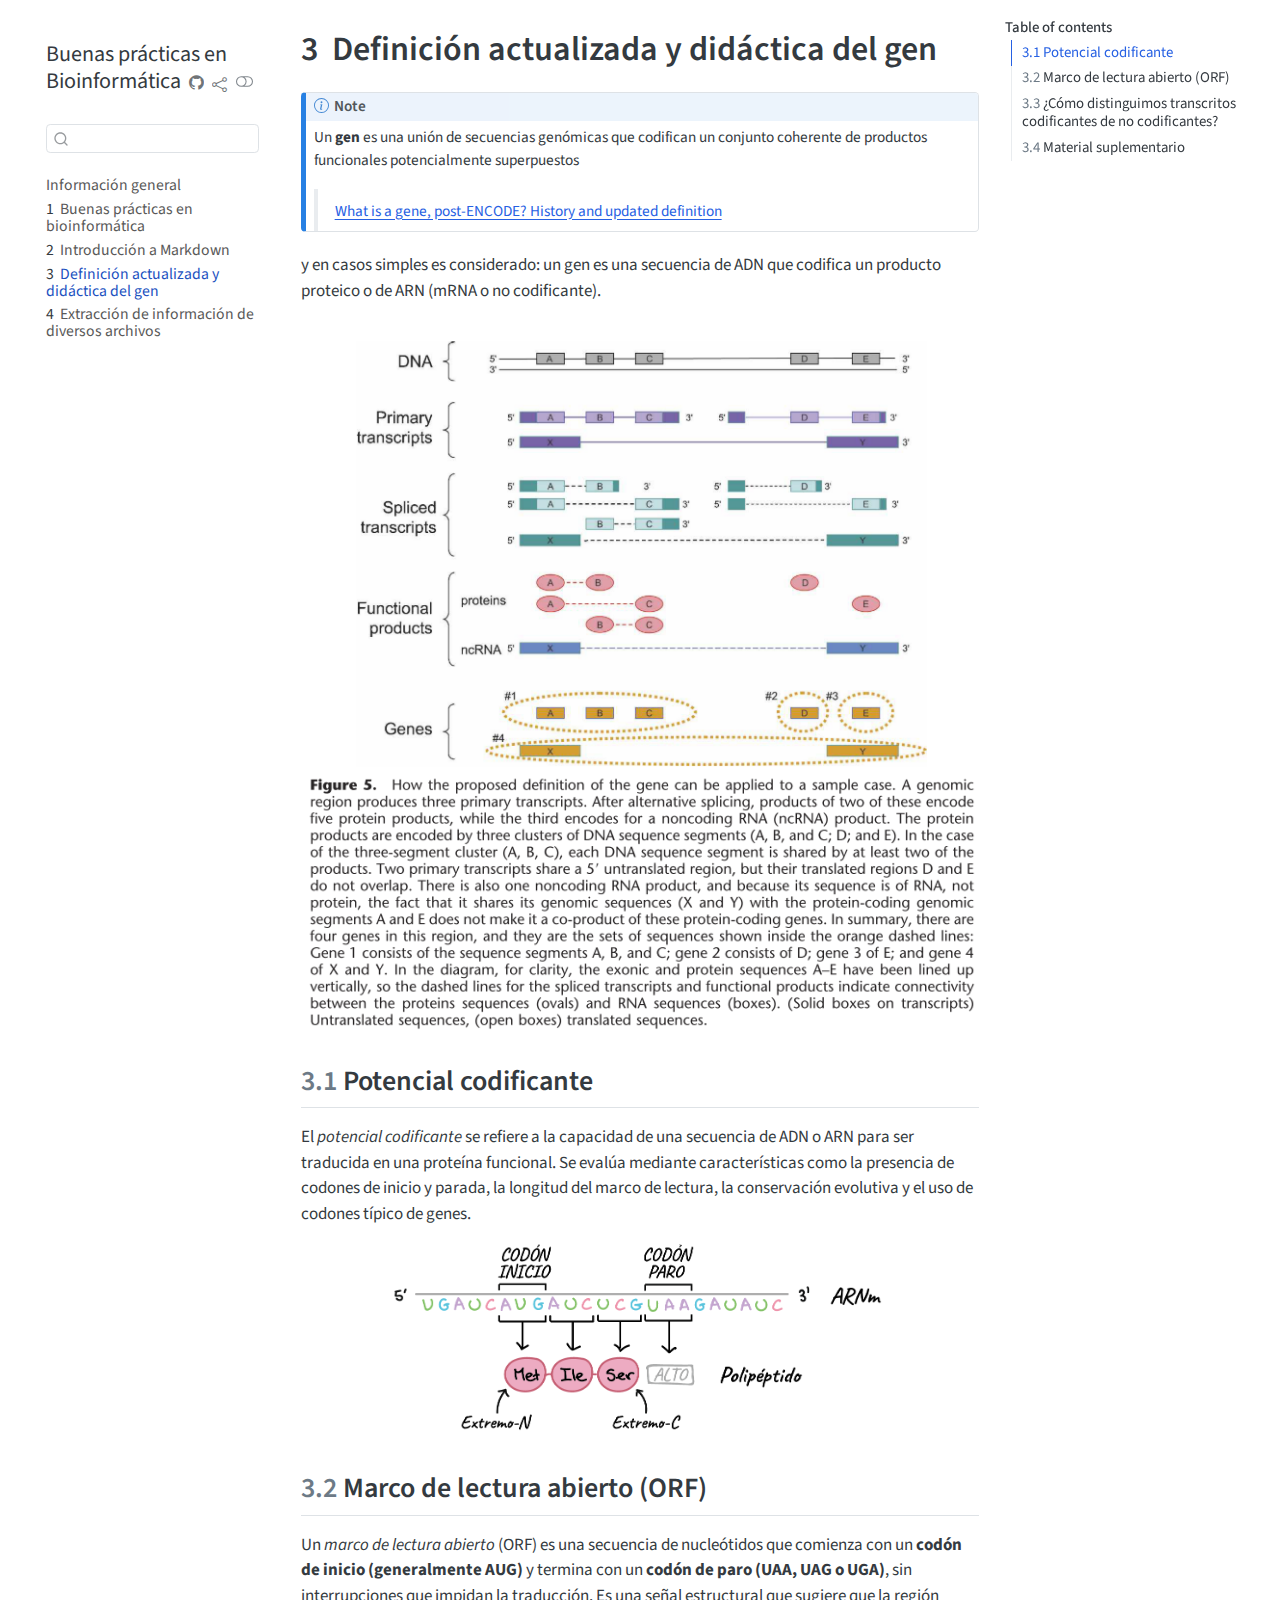
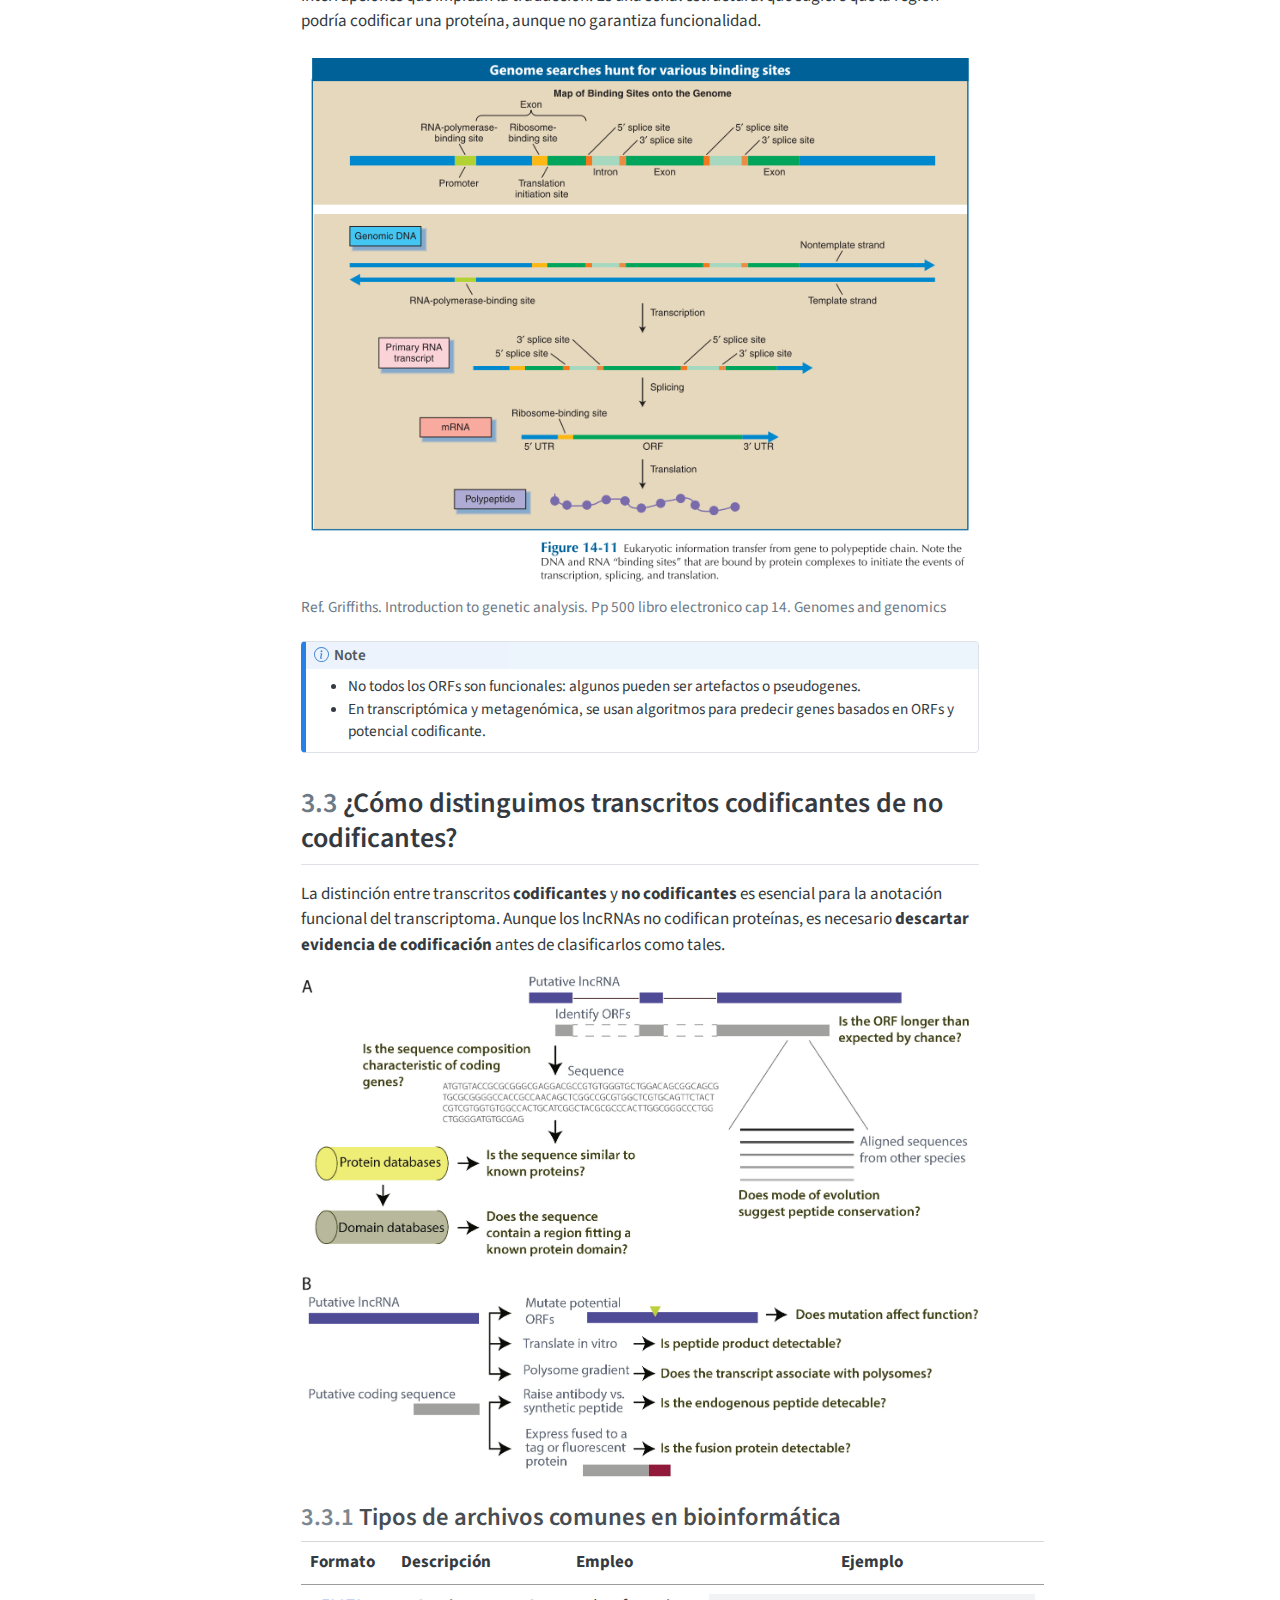
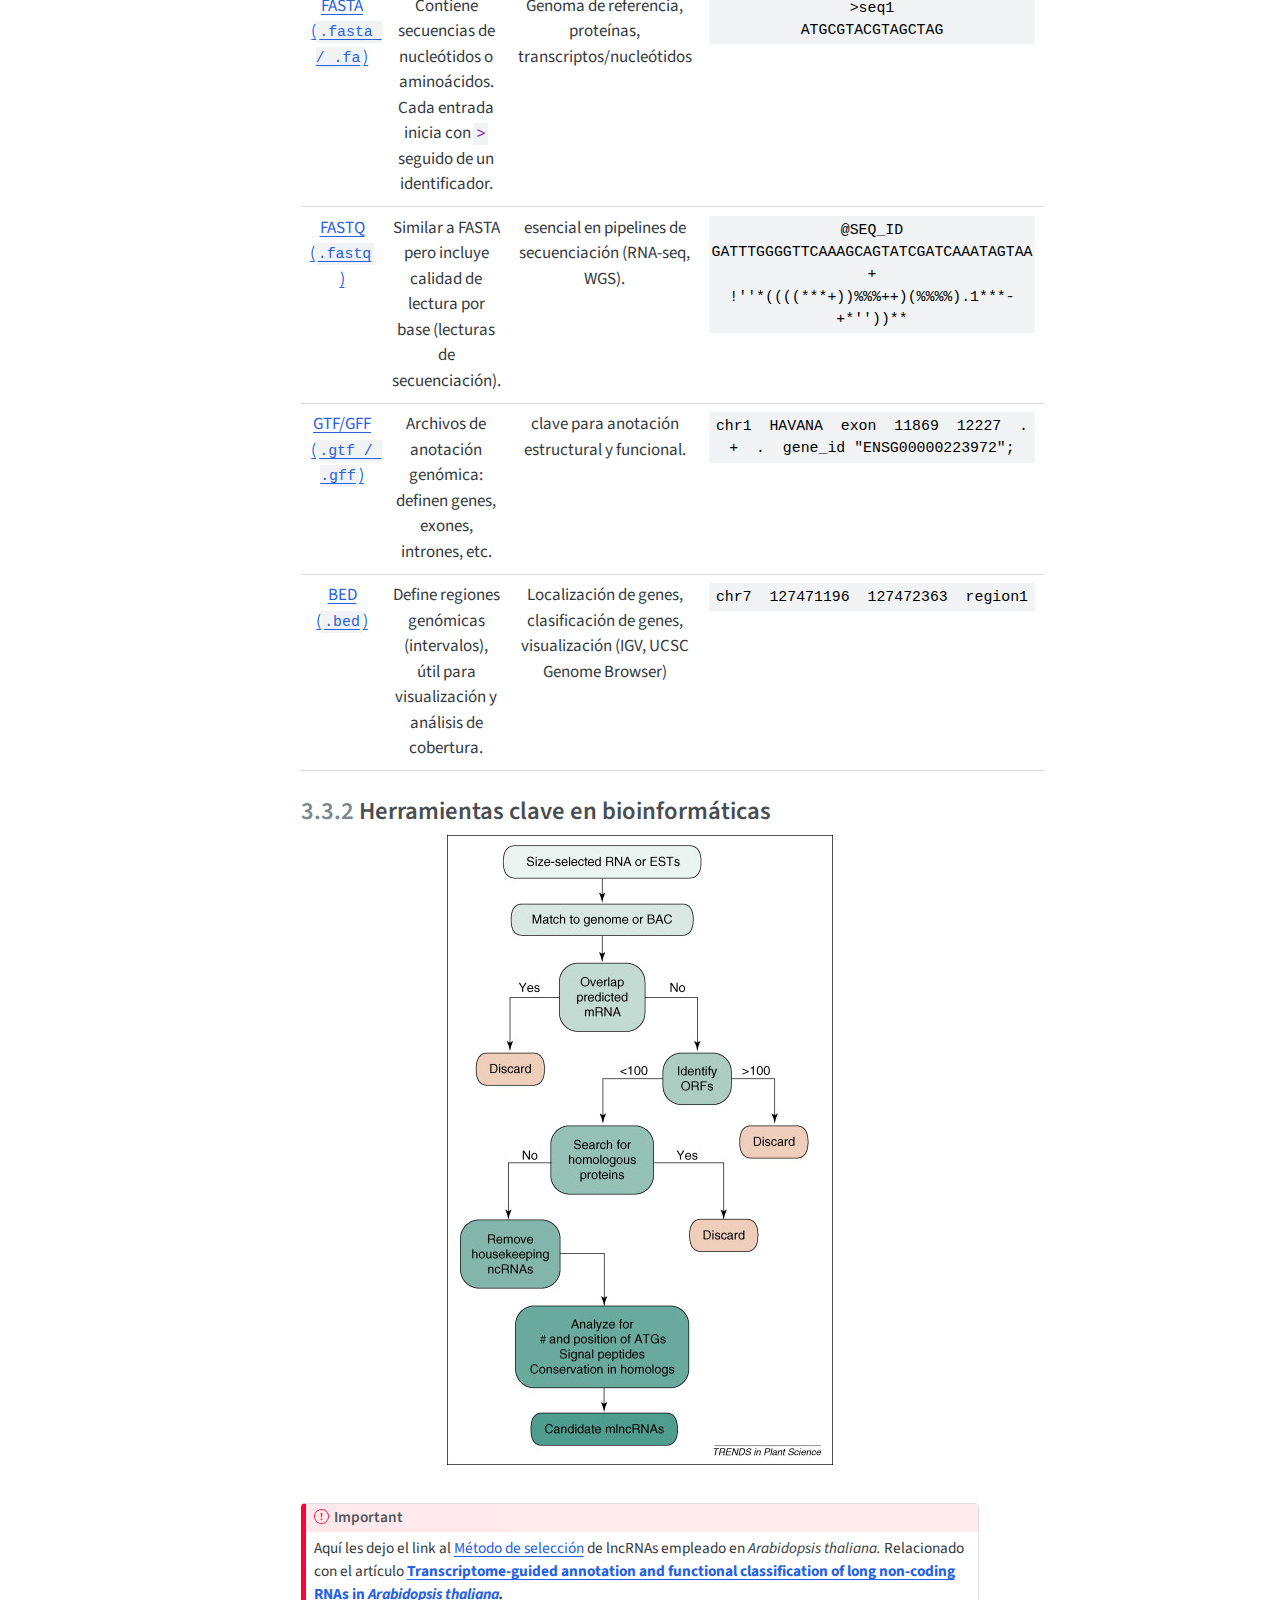
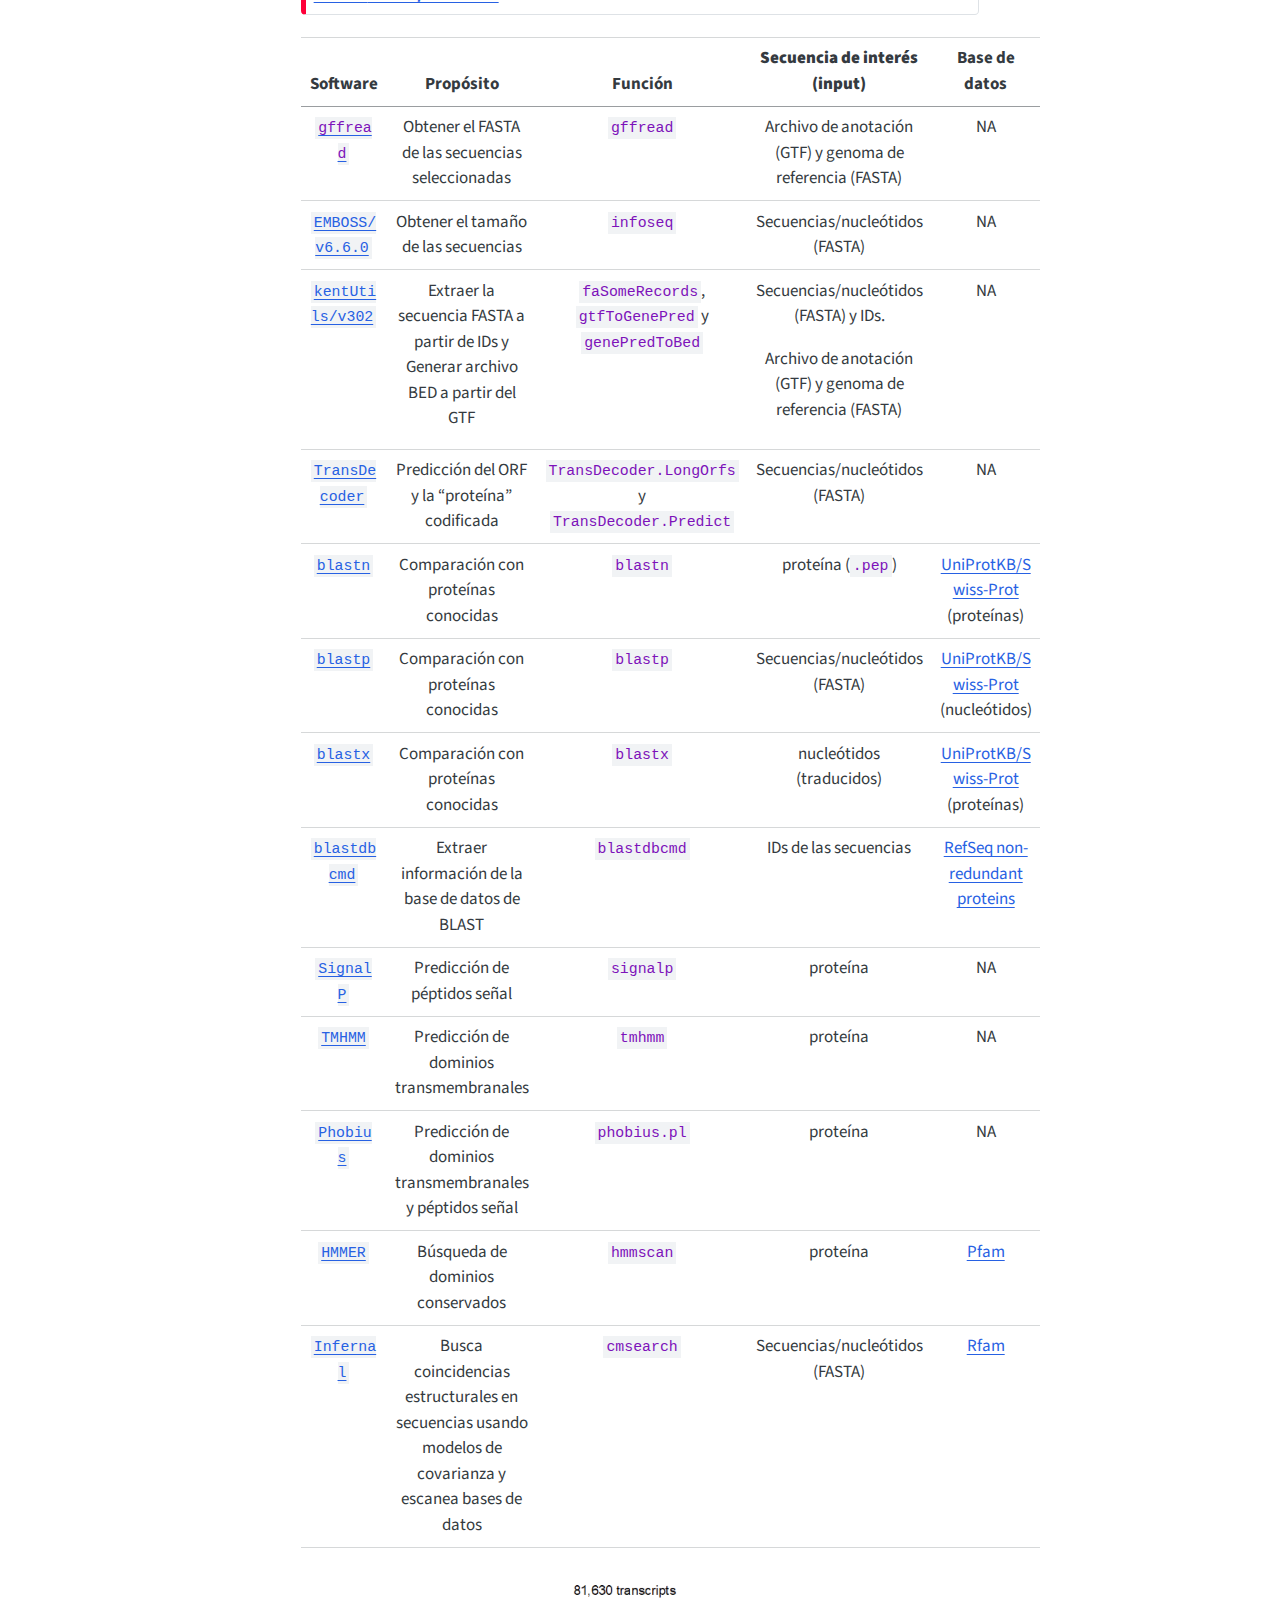
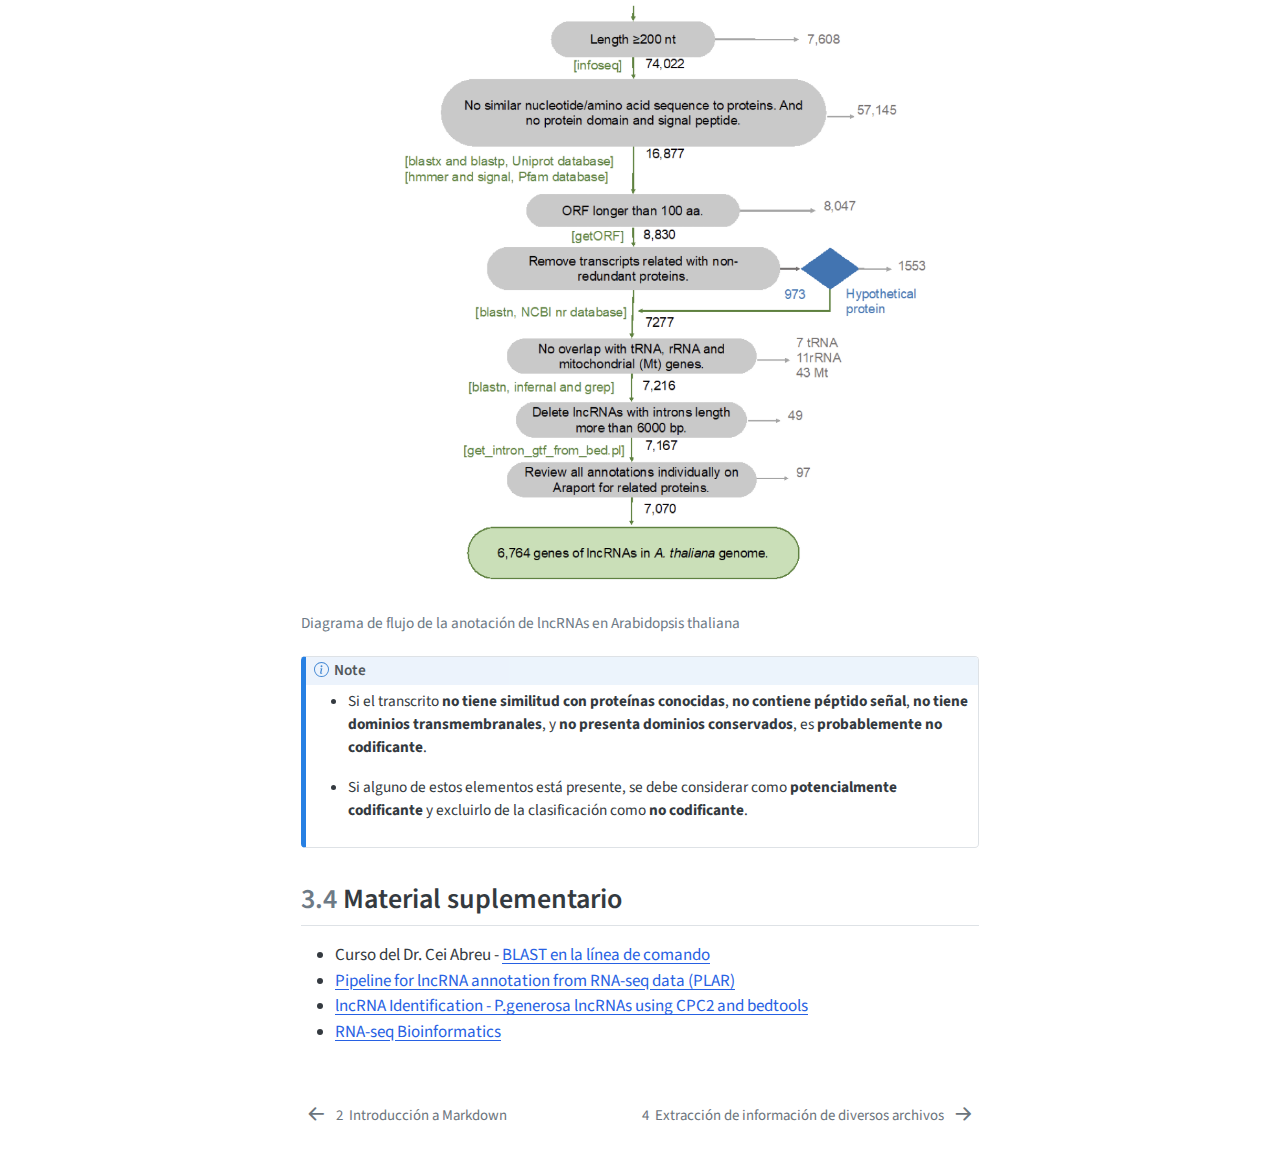
<file: docs/genes_orf.html>
<!DOCTYPE html>
<html xmlns="http://www.w3.org/1999/xhtml" lang="en" xml:lang="en"><head>

<meta charset="utf-8">
<meta name="generator" content="quarto-1.8.25">

<meta name="viewport" content="width=device-width, initial-scale=1.0, user-scalable=yes">


<title>3&nbsp; Definición actualizada y didáctica del gen – Buenas prácticas en Bioinformática</title>
<style>
code{white-space: pre-wrap;}
span.smallcaps{font-variant: small-caps;}
div.columns{display: flex; gap: min(4vw, 1.5em);}
div.column{flex: auto; overflow-x: auto;}
div.hanging-indent{margin-left: 1.5em; text-indent: -1.5em;}
ul.task-list{list-style: none;}
ul.task-list li input[type="checkbox"] {
  width: 0.8em;
  margin: 0 0.8em 0.2em -1em; /* quarto-specific, see https://github.com/quarto-dev/quarto-cli/issues/4556 */ 
  vertical-align: middle;
}
</style>


<script src="site_libs/quarto-nav/quarto-nav.js"></script>
<script src="site_libs/quarto-nav/headroom.min.js"></script>
<script src="site_libs/clipboard/clipboard.min.js"></script>
<script src="site_libs/quarto-search/autocomplete.umd.js"></script>
<script src="site_libs/quarto-search/fuse.min.js"></script>
<script src="site_libs/quarto-search/quarto-search.js"></script>
<meta name="quarto:offset" content="./">
<link href="./Anotation_ejercicios.html" rel="next">
<link href="./Parte4.html" rel="prev">
<script src="site_libs/quarto-html/quarto.js" type="module"></script>
<script src="site_libs/quarto-html/tabsets/tabsets.js" type="module"></script>
<script src="site_libs/quarto-html/axe/axe-check.js" type="module"></script>
<script src="site_libs/quarto-html/popper.min.js"></script>
<script src="site_libs/quarto-html/tippy.umd.min.js"></script>
<script src="site_libs/quarto-html/anchor.min.js"></script>
<link href="site_libs/quarto-html/tippy.css" rel="stylesheet">
<link href="site_libs/quarto-html/quarto-syntax-highlighting-7b89279ff1a6dce999919e0e67d4d9ec.css" rel="stylesheet" class="quarto-color-scheme" id="quarto-text-highlighting-styles">
<link href="site_libs/quarto-html/quarto-syntax-highlighting-dark-707d8167ce6003fca903bfe2be84ab7f.css" rel="stylesheet" class="quarto-color-scheme quarto-color-alternate" id="quarto-text-highlighting-styles">
<link href="site_libs/quarto-html/quarto-syntax-highlighting-7b89279ff1a6dce999919e0e67d4d9ec.css" rel="stylesheet" class="quarto-color-scheme-extra" id="quarto-text-highlighting-styles">
<script src="site_libs/bootstrap/bootstrap.min.js"></script>
<link href="site_libs/bootstrap/bootstrap-icons.css" rel="stylesheet">
<link href="site_libs/bootstrap/bootstrap-5ea8f22911a6df30576a2a25a24cdd7a.min.css" rel="stylesheet" append-hash="true" class="quarto-color-scheme" id="quarto-bootstrap" data-mode="light">
<link href="site_libs/bootstrap/bootstrap-dark-04217e8441264b33581845d082f8f104.min.css" rel="stylesheet" append-hash="true" class="quarto-color-scheme quarto-color-alternate" id="quarto-bootstrap" data-mode="dark">
<link href="site_libs/bootstrap/bootstrap-5ea8f22911a6df30576a2a25a24cdd7a.min.css" rel="stylesheet" append-hash="true" class="quarto-color-scheme-extra" id="quarto-bootstrap" data-mode="light">
<script id="quarto-search-options" type="application/json">{
  "location": "sidebar",
  "copy-button": false,
  "collapse-after": 3,
  "panel-placement": "start",
  "type": "textbox",
  "limit": 50,
  "keyboard-shortcut": [
    "f",
    "/",
    "s"
  ],
  "show-item-context": false,
  "language": {
    "search-no-results-text": "No results",
    "search-matching-documents-text": "matching documents",
    "search-copy-link-title": "Copy link to search",
    "search-hide-matches-text": "Hide additional matches",
    "search-more-match-text": "more match in this document",
    "search-more-matches-text": "more matches in this document",
    "search-clear-button-title": "Clear",
    "search-text-placeholder": "",
    "search-detached-cancel-button-title": "Cancel",
    "search-submit-button-title": "Submit",
    "search-label": "Search"
  }
}</script>


</head>

<body class="nav-sidebar floating quarto-light"><script id="quarto-html-before-body" type="application/javascript">
    const toggleBodyColorMode = (bsSheetEl) => {
      const mode = bsSheetEl.getAttribute("data-mode");
      const bodyEl = window.document.querySelector("body");
      if (mode === "dark") {
        bodyEl.classList.add("quarto-dark");
        bodyEl.classList.remove("quarto-light");
      } else {
        bodyEl.classList.add("quarto-light");
        bodyEl.classList.remove("quarto-dark");
      }
    }
    const toggleBodyColorPrimary = () => {
      const bsSheetEl = window.document.querySelector("link#quarto-bootstrap:not([rel=disabled-stylesheet])");
      if (bsSheetEl) {
        toggleBodyColorMode(bsSheetEl);
      }
    }
    const setColorSchemeToggle = (alternate) => {
      const toggles = window.document.querySelectorAll('.quarto-color-scheme-toggle');
      for (let i=0; i < toggles.length; i++) {
        const toggle = toggles[i];
        if (toggle) {
          if (alternate) {
            toggle.classList.add("alternate");
          } else {
            toggle.classList.remove("alternate");
          }
        }
      }
    };
    const toggleColorMode = (alternate) => {
      // Switch the stylesheets
      const primaryStylesheets = window.document.querySelectorAll('link.quarto-color-scheme:not(.quarto-color-alternate)');
      const alternateStylesheets = window.document.querySelectorAll('link.quarto-color-scheme.quarto-color-alternate');
      manageTransitions('#quarto-margin-sidebar .nav-link', false);
      if (alternate) {
        // note: dark is layered on light, we don't disable primary!
        enableStylesheet(alternateStylesheets);
        for (const sheetNode of alternateStylesheets) {
          if (sheetNode.id === "quarto-bootstrap") {
            toggleBodyColorMode(sheetNode);
          }
        }
      } else {
        disableStylesheet(alternateStylesheets);
        enableStylesheet(primaryStylesheets)
        toggleBodyColorPrimary();
      }
      manageTransitions('#quarto-margin-sidebar .nav-link', true);
      // Switch the toggles
      setColorSchemeToggle(alternate)
      // Hack to workaround the fact that safari doesn't
      // properly recolor the scrollbar when toggling (#1455)
      if (navigator.userAgent.indexOf('Safari') > 0 && navigator.userAgent.indexOf('Chrome') == -1) {
        manageTransitions("body", false);
        window.scrollTo(0, 1);
        setTimeout(() => {
          window.scrollTo(0, 0);
          manageTransitions("body", true);
        }, 40);
      }
    }
    const disableStylesheet = (stylesheets) => {
      for (let i=0; i < stylesheets.length; i++) {
        const stylesheet = stylesheets[i];
        stylesheet.rel = 'disabled-stylesheet';
      }
    }
    const enableStylesheet = (stylesheets) => {
      for (let i=0; i < stylesheets.length; i++) {
        const stylesheet = stylesheets[i];
        if(stylesheet.rel !== 'stylesheet') { // for Chrome, which will still FOUC without this check
          stylesheet.rel = 'stylesheet';
        }
      }
    }
    const manageTransitions = (selector, allowTransitions) => {
      const els = window.document.querySelectorAll(selector);
      for (let i=0; i < els.length; i++) {
        const el = els[i];
        if (allowTransitions) {
          el.classList.remove('notransition');
        } else {
          el.classList.add('notransition');
        }
      }
    }
    const isFileUrl = () => {
      return window.location.protocol === 'file:';
    }
    const hasAlternateSentinel = () => {
      let styleSentinel = getColorSchemeSentinel();
      if (styleSentinel !== null) {
        return styleSentinel === "alternate";
      } else {
        return false;
      }
    }
    const setStyleSentinel = (alternate) => {
      const value = alternate ? "alternate" : "default";
      if (!isFileUrl()) {
        window.localStorage.setItem("quarto-color-scheme", value);
      } else {
        localAlternateSentinel = value;
      }
    }
    const getColorSchemeSentinel = () => {
      if (!isFileUrl()) {
        const storageValue = window.localStorage.getItem("quarto-color-scheme");
        return storageValue != null ? storageValue : localAlternateSentinel;
      } else {
        return localAlternateSentinel;
      }
    }
    const toggleGiscusIfUsed = (isAlternate, darkModeDefault) => {
      const baseTheme = document.querySelector('#giscus-base-theme')?.value ?? 'light';
      const alternateTheme = document.querySelector('#giscus-alt-theme')?.value ?? 'dark';
      let newTheme = '';
      if(authorPrefersDark) {
        newTheme = isAlternate ? baseTheme : alternateTheme;
      } else {
        newTheme = isAlternate ? alternateTheme : baseTheme;
      }
      const changeGiscusTheme = () => {
        // From: https://github.com/giscus/giscus/issues/336
        const sendMessage = (message) => {
          const iframe = document.querySelector('iframe.giscus-frame');
          if (!iframe) return;
          iframe.contentWindow.postMessage({ giscus: message }, 'https://giscus.app');
        }
        sendMessage({
          setConfig: {
            theme: newTheme
          }
        });
      }
      const isGiscussLoaded = window.document.querySelector('iframe.giscus-frame') !== null;
      if (isGiscussLoaded) {
        changeGiscusTheme();
      }
    };
    const authorPrefersDark = false;
    const darkModeDefault = authorPrefersDark;
      document.querySelector('link#quarto-text-highlighting-styles.quarto-color-scheme-extra').rel = 'disabled-stylesheet';
      document.querySelector('link#quarto-bootstrap.quarto-color-scheme-extra').rel = 'disabled-stylesheet';
    let localAlternateSentinel = darkModeDefault ? 'alternate' : 'default';
    // Dark / light mode switch
    window.quartoToggleColorScheme = () => {
      // Read the current dark / light value
      let toAlternate = !hasAlternateSentinel();
      toggleColorMode(toAlternate);
      setStyleSentinel(toAlternate);
      toggleGiscusIfUsed(toAlternate, darkModeDefault);
      window.dispatchEvent(new Event('resize'));
    };
    // Switch to dark mode if need be
    if (hasAlternateSentinel()) {
      toggleColorMode(true);
    } else {
      toggleColorMode(false);
    }
  </script>

<div id="quarto-search-results"></div>
  <header id="quarto-header" class="headroom fixed-top">
  <nav class="quarto-secondary-nav">
    <div class="container-fluid d-flex">
      <button type="button" class="quarto-btn-toggle btn" data-bs-toggle="collapse" role="button" data-bs-target=".quarto-sidebar-collapse-item" aria-controls="quarto-sidebar" aria-expanded="false" aria-label="Toggle sidebar navigation" onclick="if (window.quartoToggleHeadroom) { window.quartoToggleHeadroom(); }">
        <i class="bi bi-layout-text-sidebar-reverse"></i>
      </button>
        <nav class="quarto-page-breadcrumbs" aria-label="breadcrumb"><ol class="breadcrumb"><li class="breadcrumb-item"><a href="./genes_orf.html"><span class="chapter-number">3</span>&nbsp; <span class="chapter-title">Definición actualizada y didáctica del gen</span></a></li></ol></nav>
        <a class="flex-grow-1" role="navigation" data-bs-toggle="collapse" data-bs-target=".quarto-sidebar-collapse-item" aria-controls="quarto-sidebar" aria-expanded="false" aria-label="Toggle sidebar navigation" onclick="if (window.quartoToggleHeadroom) { window.quartoToggleHeadroom(); }">      
        </a>
      <button type="button" class="btn quarto-search-button" aria-label="Search" onclick="window.quartoOpenSearch();">
        <i class="bi bi-search"></i>
      </button>
    </div>
  </nav>
</header>
<!-- content -->
<div id="quarto-content" class="quarto-container page-columns page-rows-contents page-layout-article">
<!-- sidebar -->
  <nav id="quarto-sidebar" class="sidebar collapse collapse-horizontal quarto-sidebar-collapse-item sidebar-navigation floating overflow-auto">
    <div class="pt-lg-2 mt-2 text-left sidebar-header sidebar-header-stacked">
      <a href="./index.html" class="sidebar-logo-link">
      </a>
    <div class="sidebar-title mb-0 py-0">
      <a href="./">Buenas prácticas en Bioinformática</a> 
        <div class="sidebar-tools-main tools-wide">
    <a href="https://github.com/EveliaCoss/LCG2025_IntroBioinfo_S1" title="Source Code" class="quarto-navigation-tool px-1" aria-label="Source Code"><i class="bi bi-github"></i></a>
    <div class="dropdown">
      <a href="" title="Share" id="quarto-navigation-tool-dropdown-0" class="quarto-navigation-tool dropdown-toggle px-1" data-bs-toggle="dropdown" aria-expanded="false" role="link" aria-label="Share"><i class="bi bi-share"></i></a>
      <ul class="dropdown-menu" aria-labelledby="quarto-navigation-tool-dropdown-0">
          <li>
            <a class="dropdown-item sidebar-tools-main-item" href="https://twitter.com/intent/tweet?url=|url|">
              <i class="bi bi-twitter pe-1"></i>
            Twitter
            </a>
          </li>
          <li>
            <a class="dropdown-item sidebar-tools-main-item" href="https://www.facebook.com/sharer/sharer.php?u=|url|">
              <i class="bi bi-facebook pe-1"></i>
            Facebook
            </a>
          </li>
          <li>
            <a class="dropdown-item sidebar-tools-main-item" href="https://www.linkedin.com/sharing/share-offsite/?url=|url|">
              <i class="bi bi-linkedin pe-1"></i>
            LinkedIn
            </a>
          </li>
      </ul>
    </div>
  <a href="" class="quarto-color-scheme-toggle quarto-navigation-tool  px-1" onclick="window.quartoToggleColorScheme(); return false;" title="Toggle dark mode"><i class="bi"></i></a>
</div>
    </div>
      </div>
        <div class="mt-2 flex-shrink-0 align-items-center">
        <div class="sidebar-search">
        <div id="quarto-search" class="" title="Search"></div>
        </div>
        </div>
    <div class="sidebar-menu-container"> 
    <ul class="list-unstyled mt-1">
        <li class="sidebar-item">
  <div class="sidebar-item-container"> 
  <a href="./index.html" class="sidebar-item-text sidebar-link">
 <span class="menu-text">Información general</span></a>
  </div>
</li>
        <li class="sidebar-item">
  <div class="sidebar-item-container"> 
  <a href="./Parte3.html" class="sidebar-item-text sidebar-link">
 <span class="menu-text"><span class="chapter-number">1</span>&nbsp; <span class="chapter-title">Buenas prácticas en bioinformática</span></span></a>
  </div>
</li>
        <li class="sidebar-item">
  <div class="sidebar-item-container"> 
  <a href="./Parte4.html" class="sidebar-item-text sidebar-link">
 <span class="menu-text"><span class="chapter-number">2</span>&nbsp; <span class="chapter-title">Introducción a Markdown</span></span></a>
  </div>
</li>
        <li class="sidebar-item">
  <div class="sidebar-item-container"> 
  <a href="./genes_orf.html" class="sidebar-item-text sidebar-link active">
 <span class="menu-text"><span class="chapter-number">3</span>&nbsp; <span class="chapter-title">Definición actualizada y didáctica del gen</span></span></a>
  </div>
</li>
        <li class="sidebar-item">
  <div class="sidebar-item-container"> 
  <a href="./Anotation_ejercicios.html" class="sidebar-item-text sidebar-link">
 <span class="menu-text"><span class="chapter-number">4</span>&nbsp; <span class="chapter-title">Extracción de información de diversos archivos</span></span></a>
  </div>
</li>
    </ul>
    </div>
</nav>
<div id="quarto-sidebar-glass" class="quarto-sidebar-collapse-item" data-bs-toggle="collapse" data-bs-target=".quarto-sidebar-collapse-item"></div>
<!-- margin-sidebar -->
    <div id="quarto-margin-sidebar" class="sidebar margin-sidebar">
        <nav id="TOC" role="doc-toc" class="toc-active">
    <h2 id="toc-title">Table of contents</h2>
   
  <ul>
  <li><a href="#potencial-codificante" id="toc-potencial-codificante" class="nav-link active" data-scroll-target="#potencial-codificante"><span class="header-section-number">3.1</span> Potencial codificante</a></li>
  <li><a href="#marco-de-lectura-abierto-orf" id="toc-marco-de-lectura-abierto-orf" class="nav-link" data-scroll-target="#marco-de-lectura-abierto-orf"><span class="header-section-number">3.2</span> Marco de lectura abierto (ORF)</a></li>
  <li><a href="#cómo-distinguimos-transcritos-codificantes-de-no-codificantes" id="toc-cómo-distinguimos-transcritos-codificantes-de-no-codificantes" class="nav-link" data-scroll-target="#cómo-distinguimos-transcritos-codificantes-de-no-codificantes"><span class="header-section-number">3.3</span> ¿Cómo distinguimos transcritos codificantes de no codificantes?</a>
  <ul>
  <li><a href="#tipos-de-archivos-comunes-en-bioinformática" id="toc-tipos-de-archivos-comunes-en-bioinformática" class="nav-link" data-scroll-target="#tipos-de-archivos-comunes-en-bioinformática"><span class="header-section-number">3.3.1</span> Tipos de archivos comunes en bioinformática</a></li>
  <li><a href="#herramientas-clave-en-bioinformáticas" id="toc-herramientas-clave-en-bioinformáticas" class="nav-link" data-scroll-target="#herramientas-clave-en-bioinformáticas"><span class="header-section-number">3.3.2</span> Herramientas clave en bioinformáticas</a></li>
  </ul></li>
  <li><a href="#material-suplementario" id="toc-material-suplementario" class="nav-link" data-scroll-target="#material-suplementario"><span class="header-section-number">3.4</span> Material suplementario</a></li>
  </ul>
</nav>
    </div>
<!-- main -->
<main class="content" id="quarto-document-content">


<header id="title-block-header" class="quarto-title-block default">
<div class="quarto-title">
<h1 class="title"><span class="chapter-number">3</span>&nbsp; <span class="chapter-title">Definición actualizada y didáctica del gen</span></h1>
</div>



<div class="quarto-title-meta">

    
  
    
  </div>
  


</header>


<div class="callout callout-style-default callout-note callout-titled">
<div class="callout-header d-flex align-content-center">
<div class="callout-icon-container">
<i class="callout-icon"></i>
</div>
<div class="callout-title-container flex-fill">
Note
</div>
</div>
<div class="callout-body-container callout-body">
<p>Un <strong>gen</strong> es una unión de secuencias genómicas que codifican un conjunto coherente de productos funcionales potencialmente superpuestos&nbsp;</p>
<blockquote class="blockquote">
<p><a href="https://genome.cshlp.org/content/17/6/669.long">What is a gene, post-ENCODE? History and updated definition</a></p>
</blockquote>
</div>
</div>
<p>y en casos simples es considerado: un gen es una secuencia de ADN que codifica un producto proteico o de ARN (mRNA o no codificante).</p>
<p><img src="img/genes.png" class="img-fluid"></p>
<section id="potencial-codificante" class="level2" data-number="3.1">
<h2 data-number="3.1" class="anchored" data-anchor-id="potencial-codificante"><span class="header-section-number">3.1</span> Potencial codificante</h2>
<p>El <em>potencial codificante</em> se refiere a la capacidad de una secuencia de ADN o ARN para ser traducida en una proteína funcional. Se evalúa mediante características como la presencia de codones de inicio y parada, la longitud del marco de lectura, la conservación evolutiva y el uso de codones típico de genes.</p>
<p><a href="https://es.khanacademy.org/science/ap-biology/gene-expression-and-regulation/translation/a/the-genetic-code-discovery-and-properties"><img src="img/ocdonparo.png" class="img-fluid"></a></p>
</section>
<section id="marco-de-lectura-abierto-orf" class="level2" data-number="3.2">
<h2 data-number="3.2" class="anchored" data-anchor-id="marco-de-lectura-abierto-orf"><span class="header-section-number">3.2</span> Marco de lectura abierto (ORF)</h2>
<p>Un <em>marco de lectura abierto</em> (ORF) es una secuencia de nucleótidos que comienza con un <strong>codón de inicio (generalmente AUG)</strong> y termina con un <strong>codón de paro (UAA, UAG o UGA)</strong>, sin interrupciones que impidan la traducción. Es una señal estructural que sugiere que la región podría codificar una proteína, aunque no garantiza funcionalidad.</p>
<div class="quarto-figure quarto-figure-center">
<figure class="figure">
<p><img src="img/orf.png" class="img-fluid figure-img"></p>
<figcaption>Ref. Griffiths. Introduction to genetic analysis. Pp 500 libro electronico cap 14. Genomes and genomics</figcaption>
</figure>
</div>
<div class="callout callout-style-default callout-note callout-titled">
<div class="callout-header d-flex align-content-center">
<div class="callout-icon-container">
<i class="callout-icon"></i>
</div>
<div class="callout-title-container flex-fill">
Note
</div>
</div>
<div class="callout-body-container callout-body">
<ul>
<li>No todos los ORFs son funcionales: algunos pueden ser artefactos o pseudogenes.</li>
<li>En transcriptómica y metagenómica, se usan algoritmos para predecir genes basados en ORFs y potencial codificante.</li>
</ul>
</div>
</div>
</section>
<section id="cómo-distinguimos-transcritos-codificantes-de-no-codificantes" class="level2" data-number="3.3">
<h2 data-number="3.3" class="anchored" data-anchor-id="cómo-distinguimos-transcritos-codificantes-de-no-codificantes"><span class="header-section-number">3.3</span> ¿Cómo distinguimos transcritos codificantes de no codificantes?</h2>
<p>La distinción entre transcritos <strong>codificantes</strong> y <strong>no codificantes</strong> es esencial para la anotación funcional del transcriptoma. Aunque los lncRNAs no codifican proteínas, es necesario <strong>descartar evidencia de codificación</strong> antes de clasificarlos como tales.</p>
<p><a href="https://www.sciencedirect.com/science/article/pii/S1874939915001728?via%3Dihub"><img src="img/lncRNAs_notes.jpg" class="img-fluid"></a></p>
<section id="tipos-de-archivos-comunes-en-bioinformática" class="level3" data-number="3.3.1">
<h3 data-number="3.3.1" class="anchored" data-anchor-id="tipos-de-archivos-comunes-en-bioinformática"><span class="header-section-number">3.3.1</span> Tipos de archivos comunes en bioinformática</h3>
<table class="caption-top table">
<thead>
<tr class="header">
<th style="text-align: center;">Formato</th>
<th style="text-align: center;">Descripción</th>
<th style="text-align: center;">Empleo</th>
<th style="text-align: center;">Ejemplo</th>
</tr>
</thead>
<tbody>
<tr class="odd">
<td style="text-align: center;"><a href="https://blast.ncbi.nlm.nih.gov/doc/blast-topics/">FASTA (<code>.fasta / .fa</code>)</a></td>
<td style="text-align: center;">Contiene secuencias de nucleótidos o aminoácidos. Cada entrada inicia con <code>&gt;</code> seguido de un identificador.</td>
<td style="text-align: center;">Genoma de referencia, proteínas, transcriptos/nucleótidos</td>
<td style="text-align: center;"><pre><code>&gt;seq1
ATGCGTACGTAGCTAG</code></pre></td>
</tr>
<tr class="even">
<td style="text-align: center;"><a href="https://eveliacoss.github.io/LCG2025_IntroBioinfo_S1/Rnaseq_intro.html#archivos-fastq-fastq.gz-fq.gz">FASTQ (<code>.fastq</code>)</a></td>
<td style="text-align: center;">Similar a FASTA pero incluye calidad de lectura por base (lecturas de secuenciación).</td>
<td style="text-align: center;">esencial en pipelines de secuenciación (RNA-seq, WGS).</td>
<td style="text-align: center;"><pre><code>@SEQ_ID
GATTTGGGGTTCAAAGCAGTATCGATCAAATAGTAA
+
!''*((((***+))%%%++)(%%%%).1***-+*''))**</code></pre></td>
</tr>
<tr class="odd">
<td style="text-align: center;"><a href="https://genome.ucsc.edu/FAQ/FAQformat.html#format4">GTF/GFF (<code>.gtf / .gff</code>)</a></td>
<td style="text-align: center;">Archivos de anotación genómica: definen genes, exones, intrones, etc.</td>
<td style="text-align: center;">clave para anotación estructural y funcional.</td>
<td style="text-align: center;"><pre><code>chr1  HAVANA  exon  11869  12227  .  +  .  gene_id "ENSG00000223972";</code></pre></td>
</tr>
<tr class="even">
<td style="text-align: center;"><a href="https://genome.ucsc.edu/FAQ/FAQformat.html#format1">BED (<code>.bed</code>)</a></td>
<td style="text-align: center;">Define regiones genómicas (intervalos), útil para visualización y análisis de cobertura.</td>
<td style="text-align: center;">Localización de genes, clasificación de genes, visualización (IGV, UCSC Genome Browser)</td>
<td style="text-align: center;"><pre><code>chr7  127471196  127472363  region1</code></pre></td>
</tr>
</tbody>
</table>
</section>
<section id="herramientas-clave-en-bioinformáticas" class="level3" data-number="3.3.2">
<h3 data-number="3.3.2" class="anchored" data-anchor-id="herramientas-clave-en-bioinformáticas"><span class="header-section-number">3.3.2</span> Herramientas clave en bioinformáticas</h3>
<div class="quarto-figure quarto-figure-center">
<figure class="figure">
<p><a href="https://www.sciencedirect.com/science/article/pii/S1360138508001088?via%3Dihub"><img src="img/pipeline_lncrnas.jpg" class="img-fluid quarto-figure quarto-figure-center figure-img"></a></p>
</figure>
</div>
<div class="callout callout-style-default callout-important callout-titled">
<div class="callout-header d-flex align-content-center">
<div class="callout-icon-container">
<i class="callout-icon"></i>
</div>
<div class="callout-title-container flex-fill">
Important
</div>
</div>
<div class="callout-body-container callout-body">
<p>Aquí les dejo el link al <a href="https://github.com/RegRNALab/Transcriptome-guided_lncRNA_annotation/blob/master/01_Strict_Method.md">Método de selección</a> de lncRNAs empleado en <em>Arabidopsis thaliana.</em> Relacionado con el artículo <a href="https://www.nature.com/articles/s41598-022-18254-0"><strong>Transcriptome-guided annotation and functional classification of long non-coding RNAs in <em>Arabidopsis thaliana</em></strong></a><strong><em>.</em></strong></p>
</div>
</div>
<table class="caption-top table">
<thead>
<tr class="header">
<th style="text-align: center;">Software</th>
<th style="text-align: center;">Propósito</th>
<th style="text-align: center;">Función</th>
<th style="text-align: center;"><strong>Secuencia de interés (input)</strong></th>
<th style="text-align: center;">Base de datos</th>
</tr>
</thead>
<tbody>
<tr class="odd">
<td style="text-align: center;"><a href="https://github.com/gpertea/gffread"><strong><code>gffread</code></strong></a></td>
<td style="text-align: center;">Obtener el FASTA de las secuencias seleccionadas</td>
<td style="text-align: center;"><code>gffread</code></td>
<td style="text-align: center;">Archivo de anotación (GTF) y genoma de referencia (FASTA)</td>
<td style="text-align: center;">NA</td>
</tr>
<tr class="even">
<td style="text-align: center;"><a href="http://emboss.sourceforge.net/apps/cvs/emboss/apps/infoseq.html"><code>EMBOSS/v6.6.0</code></a></td>
<td style="text-align: center;">Obtener el tamaño de las secuencias</td>
<td style="text-align: center;"><code>infoseq</code></td>
<td style="text-align: center;">Secuencias/nucleótidos (FASTA)</td>
<td style="text-align: center;">NA</td>
</tr>
<tr class="odd">
<td style="text-align: center;"><a href="https://github.com/ENCODE-DCC/kentUtils"><code>kentUtils/v302</code></a></td>
<td style="text-align: center;">Extraer la secuencia FASTA a partir de IDs y Generar archivo BED a partir del GTF</td>
<td style="text-align: center;"><code>faSomeRecords</code>, <code>gtfToGenePred</code> y <code>genePredToBed</code></td>
<td style="text-align: center;"><p>Secuencias/nucleótidos (FASTA) y IDs.</p>
<p>Archivo de anotación (GTF) y genoma de referencia (FASTA)</p></td>
<td style="text-align: center;">NA</td>
</tr>
<tr class="even">
<td style="text-align: center;"><a href="https://github.com/TransDecoder/TransDecoder"><code>TransDecoder</code></a></td>
<td style="text-align: center;">Predicción del ORF y la “proteína” codificada</td>
<td style="text-align: center;"><code>TransDecoder.LongOrfs</code> y <code>TransDecoder.Predict</code></td>
<td style="text-align: center;">Secuencias/nucleótidos (FASTA)</td>
<td style="text-align: center;">NA</td>
</tr>
<tr class="odd">
<td style="text-align: center;"><a href="https://github.com/ncbi/blast_plus_docs"><code>blastn</code></a></td>
<td style="text-align: center;">Comparación con proteínas conocidas</td>
<td style="text-align: center;"><code>blastn</code></td>
<td style="text-align: center;">proteína (<code>.pep</code>)</td>
<td style="text-align: center;"><a href="https://www.uniprot.org/help/downloads">UniProtKB/Swiss-Prot</a> (proteínas)</td>
</tr>
<tr class="even">
<td style="text-align: center;"><a href="https://github.com/ncbi/blast_plus_docs"><code>blastp</code></a></td>
<td style="text-align: center;">Comparación con proteínas conocidas</td>
<td style="text-align: center;"><code>blastp</code></td>
<td style="text-align: center;">Secuencias/nucleótidos (FASTA)</td>
<td style="text-align: center;"><a href="https://www.uniprot.org/help/downloads">UniProtKB/Swiss-Prot</a> (nucleótidos)</td>
</tr>
<tr class="odd">
<td style="text-align: center;"><a href="https://github.com/ncbi/blast_plus_docs"><code>blastx</code></a></td>
<td style="text-align: center;">Comparación con proteínas conocidas</td>
<td style="text-align: center;"><code>blastx</code></td>
<td style="text-align: center;">nucleótidos (traducidos)</td>
<td style="text-align: center;"><a href="https://www.uniprot.org/help/downloads">UniProtKB/Swiss-Prot</a> (proteínas)</td>
</tr>
<tr class="even">
<td style="text-align: center;"><a href="https://www.ncbi.nlm.nih.gov/books/NBK569853/"><code>blastdbcmd</code></a></td>
<td style="text-align: center;">Extraer información de la base de datos de BLAST</td>
<td style="text-align: center;"><code>blastdbcmd</code></td>
<td style="text-align: center;">IDs de las secuencias</td>
<td style="text-align: center;"><a href="https://www.ncbi.nlm.nih.gov/refseq/about/nonredundantproteins/">RefSeq non-redundant proteins</a></td>
</tr>
<tr class="odd">
<td style="text-align: center;"><a href="https://vcru.wisc.edu/simonlab/bioinformatics/programs/install/signalp.htm"><code>SignalP</code></a></td>
<td style="text-align: center;">Predicción de péptidos señal</td>
<td style="text-align: center;"><code>signalp</code></td>
<td style="text-align: center;">proteína</td>
<td style="text-align: center;">NA</td>
</tr>
<tr class="even">
<td style="text-align: center;"><a href="https://services.healthtech.dtu.dk/services/TMHMM-2.0/"><code>TMHMM</code></a></td>
<td style="text-align: center;">Predicción de dominios transmembranales</td>
<td style="text-align: center;"><code>tmhmm</code></td>
<td style="text-align: center;">proteína</td>
<td style="text-align: center;">NA</td>
</tr>
<tr class="odd">
<td style="text-align: center;"><a href="https://phobius.sbc.su.se/"><code>Phobius</code></a></td>
<td style="text-align: center;">Predicción de dominios transmembranales y péptidos señal</td>
<td style="text-align: center;"><code>phobius.pl</code></td>
<td style="text-align: center;">proteína</td>
<td style="text-align: center;">NA</td>
</tr>
<tr class="even">
<td style="text-align: center;"><a href="https://www.howtoinstall.me/ubuntu/18-04/hmmer/"><code>HMMER</code></a></td>
<td style="text-align: center;">Búsqueda de dominios conservados</td>
<td style="text-align: center;"><code>hmmscan</code></td>
<td style="text-align: center;">proteína</td>
<td style="text-align: center;"><a href="http://pfam.xfam.org/">Pfam</a></td>
</tr>
<tr class="odd">
<td style="text-align: center;"><a href="http://eddylab.org/infernal/"><code>Infernal</code></a></td>
<td style="text-align: center;">Busca coincidencias estructurales en secuencias usando modelos de covarianza y escanea bases de datos</td>
<td style="text-align: center;"><code>cmsearch</code></td>
<td style="text-align: center;">Secuencias/nucleótidos (FASTA)</td>
<td style="text-align: center;"><a href="https://rfam.org/">Rfam</a></td>
</tr>
</tbody>
</table>
<div class="quarto-figure quarto-figure-center">
<figure class="figure">
<p><img src="img/pipeline_lncrnas.png" class="img-fluid figure-img" width="611"></p>
<figcaption>Diagrama de flujo de la anotación de lncRNAs en Arabidopsis thaliana</figcaption>
</figure>
</div>
<div class="callout callout-style-default callout-note callout-titled">
<div class="callout-header d-flex align-content-center">
<div class="callout-icon-container">
<i class="callout-icon"></i>
</div>
<div class="callout-title-container flex-fill">
Note
</div>
</div>
<div class="callout-body-container callout-body">
<ul>
<li><p>Si el transcrito <strong>no tiene similitud con proteínas conocidas</strong>, <strong>no contiene péptido señal</strong>, <strong>no tiene dominios transmembranales</strong>, y <strong>no presenta dominios conservados</strong>, es <strong>probablemente no codificante</strong>.</p></li>
<li><p>Si alguno de estos elementos está presente, se debe considerar como <strong>potencialmente codificante</strong> y excluirlo de la clasificación como <strong>no codificante</strong>.</p></li>
</ul>
</div>
</div>
</section>
</section>
<section id="material-suplementario" class="level2" data-number="3.4">
<h2 data-number="3.4" class="anchored" data-anchor-id="material-suplementario"><span class="header-section-number">3.4</span> Material suplementario</h2>
<ul>
<li>Curso del Dr.&nbsp;Cei Abreu - <a href="http://datos.langebio.cinvestav.mx/~cei/cursos/BioinfoBP/sesion03.html">BLAST en la línea de comando</a></li>
<li><a href="https://www.weizmann.ac.il/dept/irb/igor-ulitsky/pipeline-lncrna-annotation-rna-seq-data-plar">Pipeline for lncRNA annotation from RNA-seq data (PLAR)</a></li>
<li><a href="https://robertslab.github.io/sams-notebook/posts/2023/2023-05-02-lncRNA-Identification---P.generosa-lncRNAs-using-CPC2-and-bedtools/index.html">lncRNA Identification - P.generosa lncRNAs using CPC2 and bedtools</a></li>
<li><a href="https://rnabio.org/module-01-inputs/0001/05/01/RNAseq_Data/">RNA-seq Bioinformatics</a></li>
</ul>


</section>

</main> <!-- /main -->
<script id="quarto-html-after-body" type="application/javascript">
  window.document.addEventListener("DOMContentLoaded", function (event) {
    // Ensure there is a toggle, if there isn't float one in the top right
    if (window.document.querySelector('.quarto-color-scheme-toggle') === null) {
      const a = window.document.createElement('a');
      a.classList.add('top-right');
      a.classList.add('quarto-color-scheme-toggle');
      a.href = "";
      a.onclick = function() { try { window.quartoToggleColorScheme(); } catch {} return false; };
      const i = window.document.createElement("i");
      i.classList.add('bi');
      a.appendChild(i);
      window.document.body.appendChild(a);
    }
    setColorSchemeToggle(hasAlternateSentinel())
    const icon = "";
    const anchorJS = new window.AnchorJS();
    anchorJS.options = {
      placement: 'right',
      icon: icon
    };
    anchorJS.add('.anchored');
    const isCodeAnnotation = (el) => {
      for (const clz of el.classList) {
        if (clz.startsWith('code-annotation-')) {                     
          return true;
        }
      }
      return false;
    }
    const onCopySuccess = function(e) {
      // button target
      const button = e.trigger;
      // don't keep focus
      button.blur();
      // flash "checked"
      button.classList.add('code-copy-button-checked');
      var currentTitle = button.getAttribute("title");
      button.setAttribute("title", "Copied!");
      let tooltip;
      if (window.bootstrap) {
        button.setAttribute("data-bs-toggle", "tooltip");
        button.setAttribute("data-bs-placement", "left");
        button.setAttribute("data-bs-title", "Copied!");
        tooltip = new bootstrap.Tooltip(button, 
          { trigger: "manual", 
            customClass: "code-copy-button-tooltip",
            offset: [0, -8]});
        tooltip.show();    
      }
      setTimeout(function() {
        if (tooltip) {
          tooltip.hide();
          button.removeAttribute("data-bs-title");
          button.removeAttribute("data-bs-toggle");
          button.removeAttribute("data-bs-placement");
        }
        button.setAttribute("title", currentTitle);
        button.classList.remove('code-copy-button-checked');
      }, 1000);
      // clear code selection
      e.clearSelection();
    }
    const getTextToCopy = function(trigger) {
      const outerScaffold = trigger.parentElement.cloneNode(true);
      const codeEl = outerScaffold.querySelector('code');
      for (const childEl of codeEl.children) {
        if (isCodeAnnotation(childEl)) {
          childEl.remove();
        }
      }
      return codeEl.innerText;
    }
    const clipboard = new window.ClipboardJS('.code-copy-button:not([data-in-quarto-modal])', {
      text: getTextToCopy
    });
    clipboard.on('success', onCopySuccess);
    if (window.document.getElementById('quarto-embedded-source-code-modal')) {
      const clipboardModal = new window.ClipboardJS('.code-copy-button[data-in-quarto-modal]', {
        text: getTextToCopy,
        container: window.document.getElementById('quarto-embedded-source-code-modal')
      });
      clipboardModal.on('success', onCopySuccess);
    }
      var localhostRegex = new RegExp(/^(?:http|https):\/\/localhost\:?[0-9]*\//);
      var mailtoRegex = new RegExp(/^mailto:/);
        var filterRegex = new RegExp('/' + window.location.host + '/');
      var isInternal = (href) => {
          return filterRegex.test(href) || localhostRegex.test(href) || mailtoRegex.test(href);
      }
      // Inspect non-navigation links and adorn them if external
     var links = window.document.querySelectorAll('a[href]:not(.nav-link):not(.navbar-brand):not(.toc-action):not(.sidebar-link):not(.sidebar-item-toggle):not(.pagination-link):not(.no-external):not([aria-hidden]):not(.dropdown-item):not(.quarto-navigation-tool):not(.about-link)');
      for (var i=0; i<links.length; i++) {
        const link = links[i];
        if (!isInternal(link.href)) {
          // undo the damage that might have been done by quarto-nav.js in the case of
          // links that we want to consider external
          if (link.dataset.originalHref !== undefined) {
            link.href = link.dataset.originalHref;
          }
        }
      }
    function tippyHover(el, contentFn, onTriggerFn, onUntriggerFn) {
      const config = {
        allowHTML: true,
        maxWidth: 500,
        delay: 100,
        arrow: false,
        appendTo: function(el) {
            return el.parentElement;
        },
        interactive: true,
        interactiveBorder: 10,
        theme: 'quarto',
        placement: 'bottom-start',
      };
      if (contentFn) {
        config.content = contentFn;
      }
      if (onTriggerFn) {
        config.onTrigger = onTriggerFn;
      }
      if (onUntriggerFn) {
        config.onUntrigger = onUntriggerFn;
      }
      window.tippy(el, config); 
    }
    const noterefs = window.document.querySelectorAll('a[role="doc-noteref"]');
    for (var i=0; i<noterefs.length; i++) {
      const ref = noterefs[i];
      tippyHover(ref, function() {
        // use id or data attribute instead here
        let href = ref.getAttribute('data-footnote-href') || ref.getAttribute('href');
        try { href = new URL(href).hash; } catch {}
        const id = href.replace(/^#\/?/, "");
        const note = window.document.getElementById(id);
        if (note) {
          return note.innerHTML;
        } else {
          return "";
        }
      });
    }
    const xrefs = window.document.querySelectorAll('a.quarto-xref');
    const processXRef = (id, note) => {
      // Strip column container classes
      const stripColumnClz = (el) => {
        el.classList.remove("page-full", "page-columns");
        if (el.children) {
          for (const child of el.children) {
            stripColumnClz(child);
          }
        }
      }
      stripColumnClz(note)
      if (id === null || id.startsWith('sec-')) {
        // Special case sections, only their first couple elements
        const container = document.createElement("div");
        if (note.children && note.children.length > 2) {
          container.appendChild(note.children[0].cloneNode(true));
          for (let i = 1; i < note.children.length; i++) {
            const child = note.children[i];
            if (child.tagName === "P" && child.innerText === "") {
              continue;
            } else {
              container.appendChild(child.cloneNode(true));
              break;
            }
          }
          if (window.Quarto?.typesetMath) {
            window.Quarto.typesetMath(container);
          }
          return container.innerHTML
        } else {
          if (window.Quarto?.typesetMath) {
            window.Quarto.typesetMath(note);
          }
          return note.innerHTML;
        }
      } else {
        // Remove any anchor links if they are present
        const anchorLink = note.querySelector('a.anchorjs-link');
        if (anchorLink) {
          anchorLink.remove();
        }
        if (window.Quarto?.typesetMath) {
          window.Quarto.typesetMath(note);
        }
        if (note.classList.contains("callout")) {
          return note.outerHTML;
        } else {
          return note.innerHTML;
        }
      }
    }
    for (var i=0; i<xrefs.length; i++) {
      const xref = xrefs[i];
      tippyHover(xref, undefined, function(instance) {
        instance.disable();
        let url = xref.getAttribute('href');
        let hash = undefined; 
        if (url.startsWith('#')) {
          hash = url;
        } else {
          try { hash = new URL(url).hash; } catch {}
        }
        if (hash) {
          const id = hash.replace(/^#\/?/, "");
          const note = window.document.getElementById(id);
          if (note !== null) {
            try {
              const html = processXRef(id, note.cloneNode(true));
              instance.setContent(html);
            } finally {
              instance.enable();
              instance.show();
            }
          } else {
            // See if we can fetch this
            fetch(url.split('#')[0])
            .then(res => res.text())
            .then(html => {
              const parser = new DOMParser();
              const htmlDoc = parser.parseFromString(html, "text/html");
              const note = htmlDoc.getElementById(id);
              if (note !== null) {
                const html = processXRef(id, note);
                instance.setContent(html);
              } 
            }).finally(() => {
              instance.enable();
              instance.show();
            });
          }
        } else {
          // See if we can fetch a full url (with no hash to target)
          // This is a special case and we should probably do some content thinning / targeting
          fetch(url)
          .then(res => res.text())
          .then(html => {
            const parser = new DOMParser();
            const htmlDoc = parser.parseFromString(html, "text/html");
            const note = htmlDoc.querySelector('main.content');
            if (note !== null) {
              // This should only happen for chapter cross references
              // (since there is no id in the URL)
              // remove the first header
              if (note.children.length > 0 && note.children[0].tagName === "HEADER") {
                note.children[0].remove();
              }
              const html = processXRef(null, note);
              instance.setContent(html);
            } 
          }).finally(() => {
            instance.enable();
            instance.show();
          });
        }
      }, function(instance) {
      });
    }
        let selectedAnnoteEl;
        const selectorForAnnotation = ( cell, annotation) => {
          let cellAttr = 'data-code-cell="' + cell + '"';
          let lineAttr = 'data-code-annotation="' +  annotation + '"';
          const selector = 'span[' + cellAttr + '][' + lineAttr + ']';
          return selector;
        }
        const selectCodeLines = (annoteEl) => {
          const doc = window.document;
          const targetCell = annoteEl.getAttribute("data-target-cell");
          const targetAnnotation = annoteEl.getAttribute("data-target-annotation");
          const annoteSpan = window.document.querySelector(selectorForAnnotation(targetCell, targetAnnotation));
          const lines = annoteSpan.getAttribute("data-code-lines").split(",");
          const lineIds = lines.map((line) => {
            return targetCell + "-" + line;
          })
          let top = null;
          let height = null;
          let parent = null;
          if (lineIds.length > 0) {
              //compute the position of the single el (top and bottom and make a div)
              const el = window.document.getElementById(lineIds[0]);
              top = el.offsetTop;
              height = el.offsetHeight;
              parent = el.parentElement.parentElement;
            if (lineIds.length > 1) {
              const lastEl = window.document.getElementById(lineIds[lineIds.length - 1]);
              const bottom = lastEl.offsetTop + lastEl.offsetHeight;
              height = bottom - top;
            }
            if (top !== null && height !== null && parent !== null) {
              // cook up a div (if necessary) and position it 
              let div = window.document.getElementById("code-annotation-line-highlight");
              if (div === null) {
                div = window.document.createElement("div");
                div.setAttribute("id", "code-annotation-line-highlight");
                div.style.position = 'absolute';
                parent.appendChild(div);
              }
              div.style.top = top - 2 + "px";
              div.style.height = height + 4 + "px";
              div.style.left = 0;
              let gutterDiv = window.document.getElementById("code-annotation-line-highlight-gutter");
              if (gutterDiv === null) {
                gutterDiv = window.document.createElement("div");
                gutterDiv.setAttribute("id", "code-annotation-line-highlight-gutter");
                gutterDiv.style.position = 'absolute';
                const codeCell = window.document.getElementById(targetCell);
                const gutter = codeCell.querySelector('.code-annotation-gutter');
                gutter.appendChild(gutterDiv);
              }
              gutterDiv.style.top = top - 2 + "px";
              gutterDiv.style.height = height + 4 + "px";
            }
            selectedAnnoteEl = annoteEl;
          }
        };
        const unselectCodeLines = () => {
          const elementsIds = ["code-annotation-line-highlight", "code-annotation-line-highlight-gutter"];
          elementsIds.forEach((elId) => {
            const div = window.document.getElementById(elId);
            if (div) {
              div.remove();
            }
          });
          selectedAnnoteEl = undefined;
        };
          // Handle positioning of the toggle
      window.addEventListener(
        "resize",
        throttle(() => {
          elRect = undefined;
          if (selectedAnnoteEl) {
            selectCodeLines(selectedAnnoteEl);
          }
        }, 10)
      );
      function throttle(fn, ms) {
      let throttle = false;
      let timer;
        return (...args) => {
          if(!throttle) { // first call gets through
              fn.apply(this, args);
              throttle = true;
          } else { // all the others get throttled
              if(timer) clearTimeout(timer); // cancel #2
              timer = setTimeout(() => {
                fn.apply(this, args);
                timer = throttle = false;
              }, ms);
          }
        };
      }
        // Attach click handler to the DT
        const annoteDls = window.document.querySelectorAll('dt[data-target-cell]');
        for (const annoteDlNode of annoteDls) {
          annoteDlNode.addEventListener('click', (event) => {
            const clickedEl = event.target;
            if (clickedEl !== selectedAnnoteEl) {
              unselectCodeLines();
              const activeEl = window.document.querySelector('dt[data-target-cell].code-annotation-active');
              if (activeEl) {
                activeEl.classList.remove('code-annotation-active');
              }
              selectCodeLines(clickedEl);
              clickedEl.classList.add('code-annotation-active');
            } else {
              // Unselect the line
              unselectCodeLines();
              clickedEl.classList.remove('code-annotation-active');
            }
          });
        }
    const findCites = (el) => {
      const parentEl = el.parentElement;
      if (parentEl) {
        const cites = parentEl.dataset.cites;
        if (cites) {
          return {
            el,
            cites: cites.split(' ')
          };
        } else {
          return findCites(el.parentElement)
        }
      } else {
        return undefined;
      }
    };
    var bibliorefs = window.document.querySelectorAll('a[role="doc-biblioref"]');
    for (var i=0; i<bibliorefs.length; i++) {
      const ref = bibliorefs[i];
      const citeInfo = findCites(ref);
      if (citeInfo) {
        tippyHover(citeInfo.el, function() {
          var popup = window.document.createElement('div');
          citeInfo.cites.forEach(function(cite) {
            var citeDiv = window.document.createElement('div');
            citeDiv.classList.add('hanging-indent');
            citeDiv.classList.add('csl-entry');
            var biblioDiv = window.document.getElementById('ref-' + cite);
            if (biblioDiv) {
              citeDiv.innerHTML = biblioDiv.innerHTML;
            }
            popup.appendChild(citeDiv);
          });
          return popup.innerHTML;
        });
      }
    }
  });
  </script>
<nav class="page-navigation">
  <div class="nav-page nav-page-previous">
      <a href="./Parte4.html" class="pagination-link" aria-label="Introducción a Markdown">
        <i class="bi bi-arrow-left-short"></i> <span class="nav-page-text"><span class="chapter-number">2</span>&nbsp; <span class="chapter-title">Introducción a Markdown</span></span>
      </a>          
  </div>
  <div class="nav-page nav-page-next">
      <a href="./Anotation_ejercicios.html" class="pagination-link" aria-label="Extracción de información de diversos archivos">
        <span class="nav-page-text"><span class="chapter-number">4</span>&nbsp; <span class="chapter-title">Extracción de información de diversos archivos</span></span> <i class="bi bi-arrow-right-short"></i>
      </a>
  </div>
</nav>
</div> <!-- /content -->




</body></html>
</file>
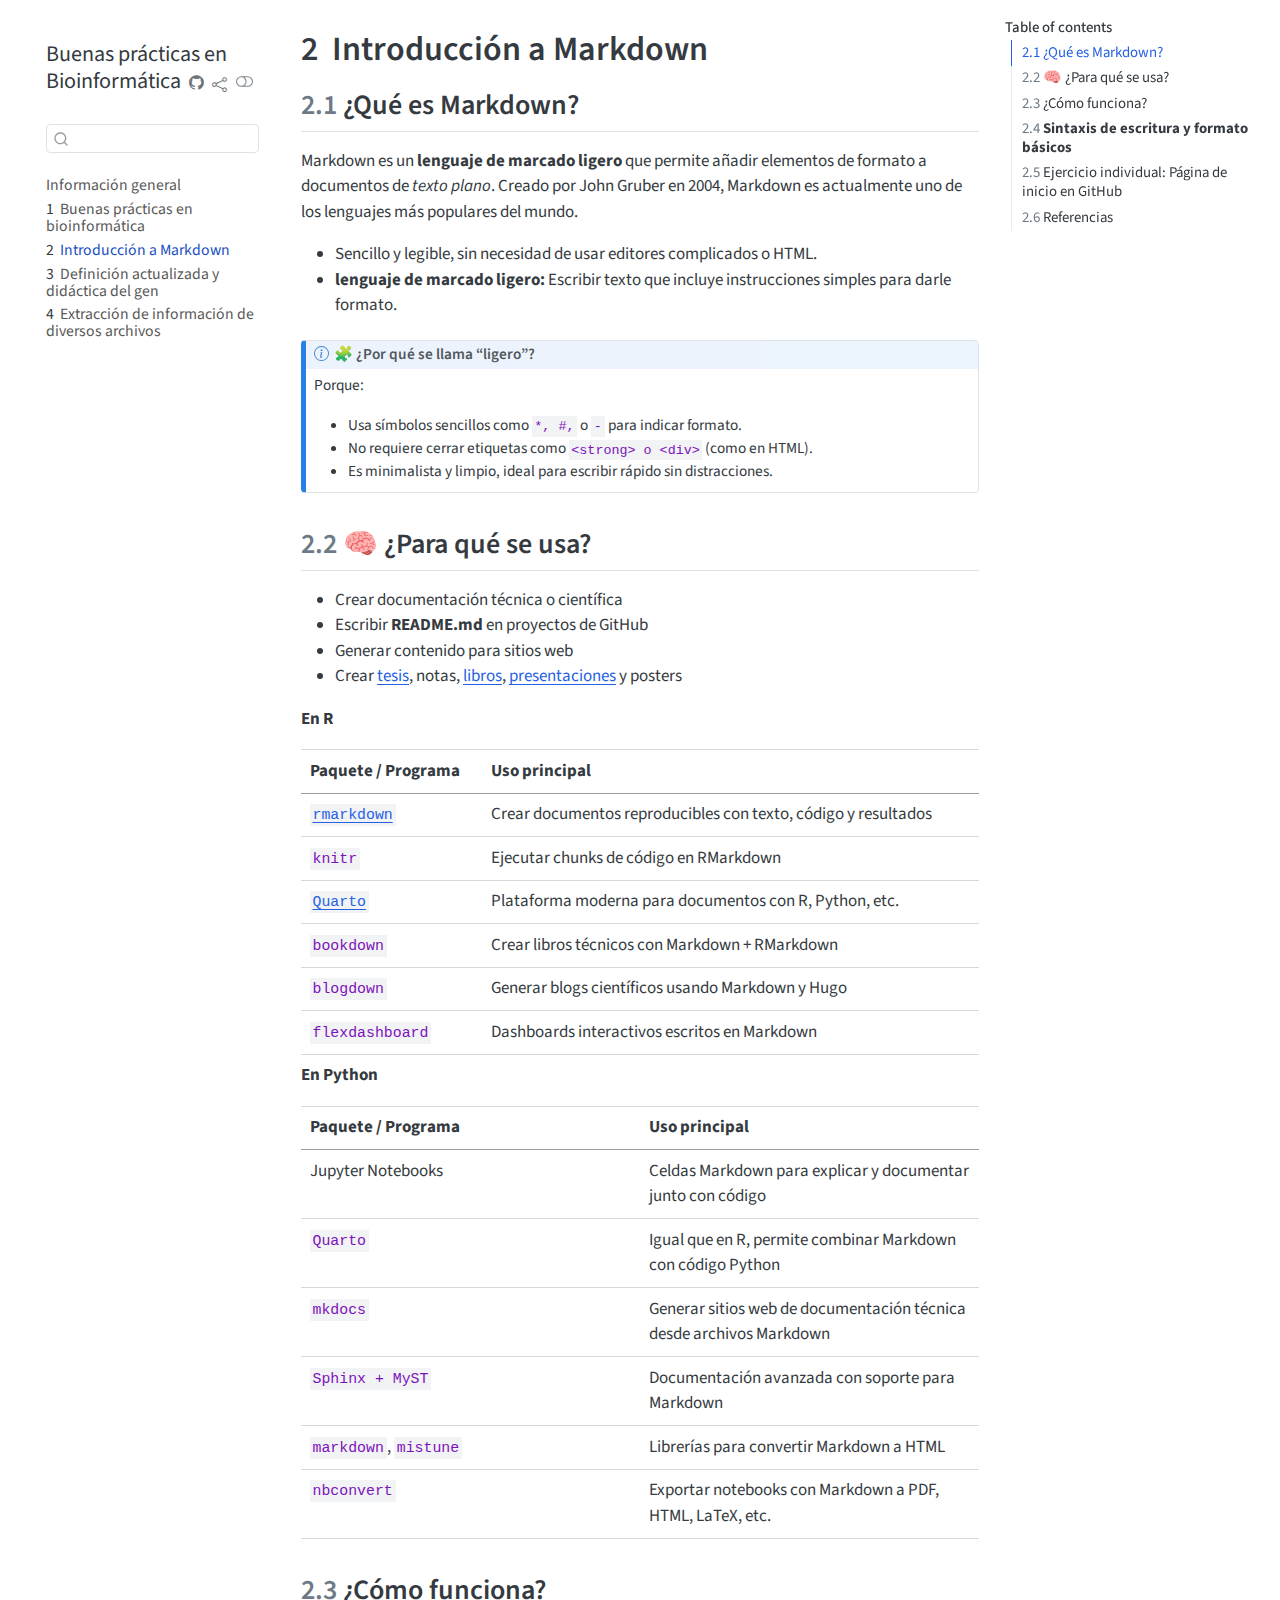
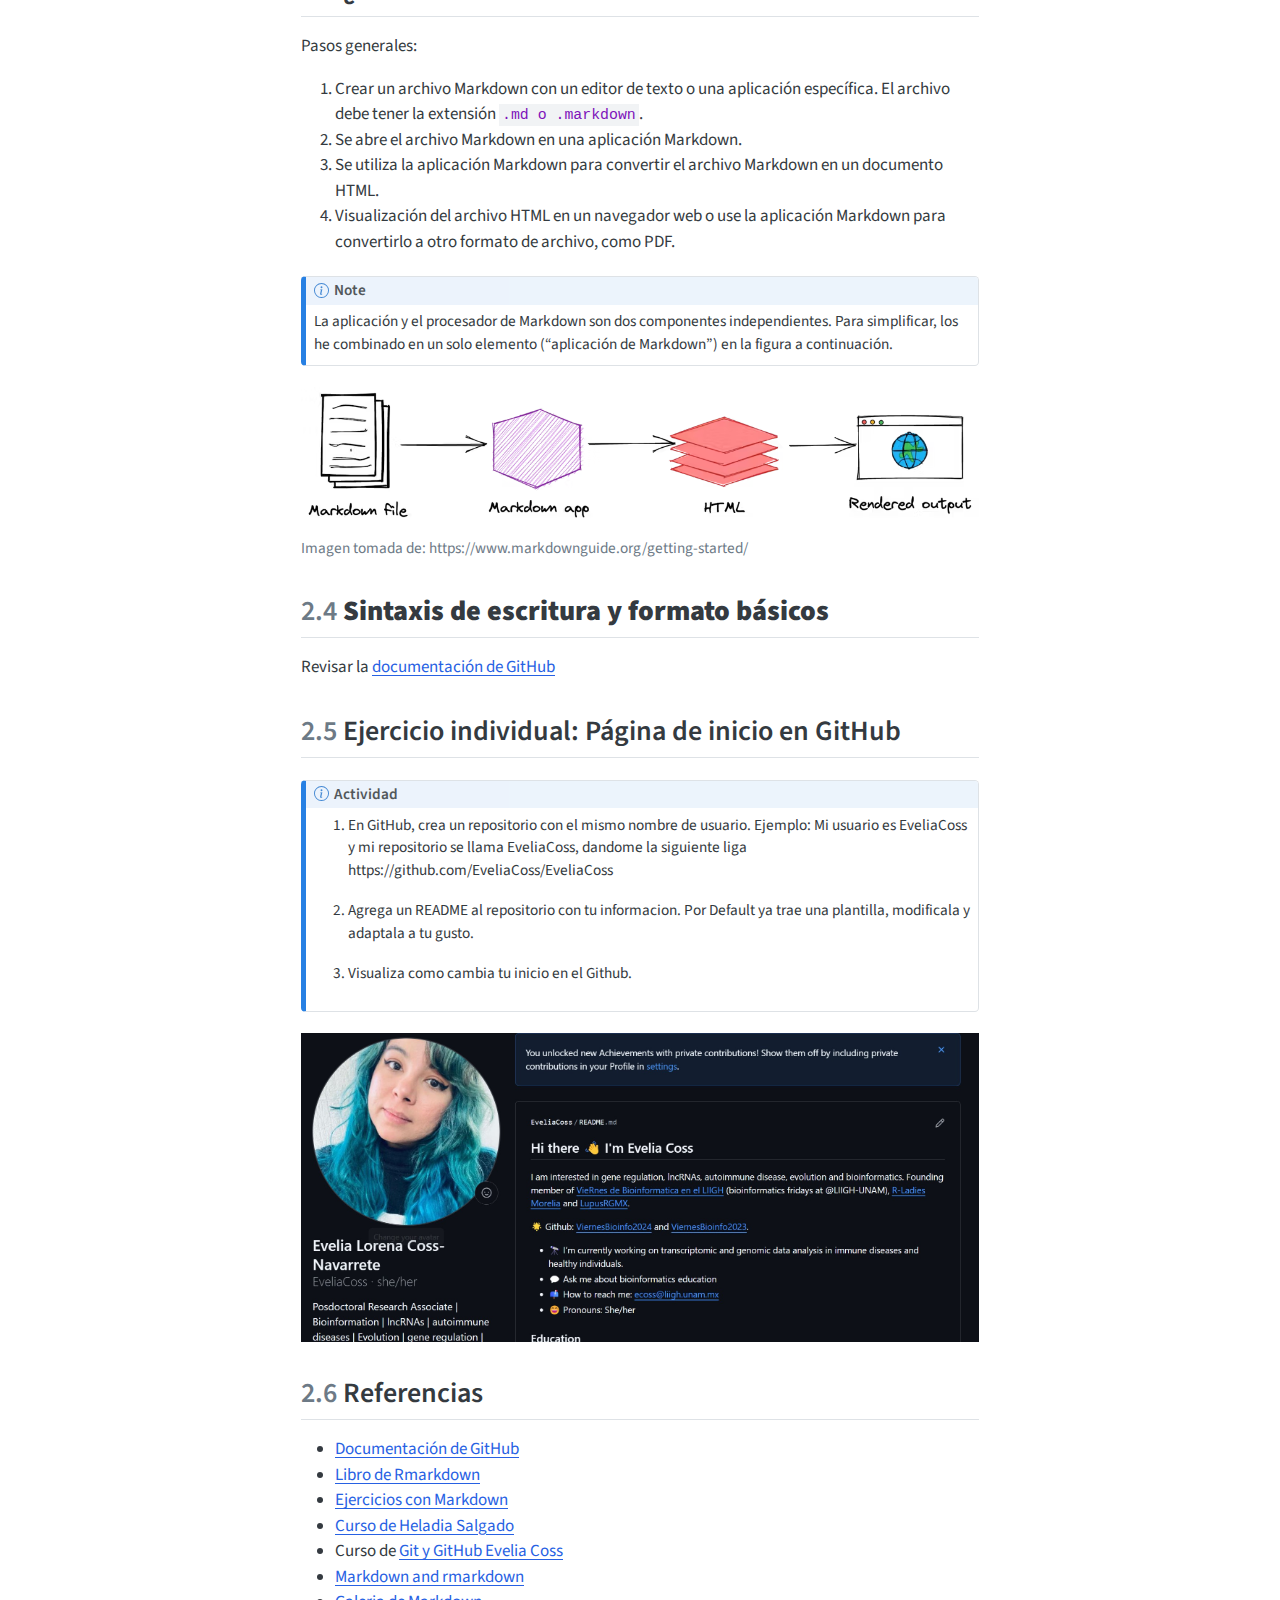
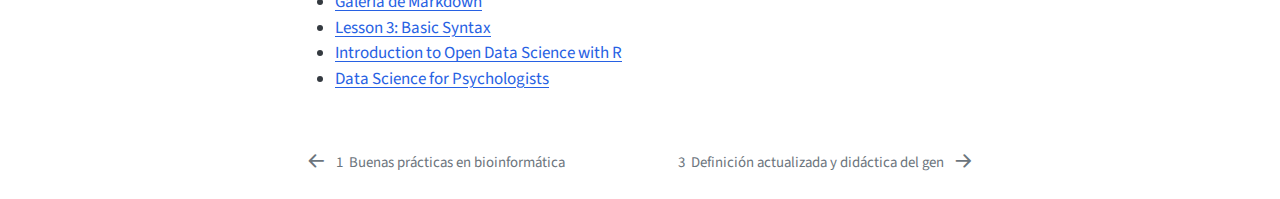
<file: docs/Parte4.html>
<!DOCTYPE html>
<html xmlns="http://www.w3.org/1999/xhtml" lang="en" xml:lang="en"><head>

<meta charset="utf-8">
<meta name="generator" content="quarto-1.8.25">

<meta name="viewport" content="width=device-width, initial-scale=1.0, user-scalable=yes">


<title>2&nbsp; Introducción a Markdown – Buenas prácticas en Bioinformática</title>
<style>
code{white-space: pre-wrap;}
span.smallcaps{font-variant: small-caps;}
div.columns{display: flex; gap: min(4vw, 1.5em);}
div.column{flex: auto; overflow-x: auto;}
div.hanging-indent{margin-left: 1.5em; text-indent: -1.5em;}
ul.task-list{list-style: none;}
ul.task-list li input[type="checkbox"] {
  width: 0.8em;
  margin: 0 0.8em 0.2em -1em; /* quarto-specific, see https://github.com/quarto-dev/quarto-cli/issues/4556 */ 
  vertical-align: middle;
}
</style>


<script src="site_libs/quarto-nav/quarto-nav.js"></script>
<script src="site_libs/quarto-nav/headroom.min.js"></script>
<script src="site_libs/clipboard/clipboard.min.js"></script>
<script src="site_libs/quarto-search/autocomplete.umd.js"></script>
<script src="site_libs/quarto-search/fuse.min.js"></script>
<script src="site_libs/quarto-search/quarto-search.js"></script>
<meta name="quarto:offset" content="./">
<link href="./genes_orf.html" rel="next">
<link href="./Parte3.html" rel="prev">
<script src="site_libs/quarto-html/quarto.js" type="module"></script>
<script src="site_libs/quarto-html/tabsets/tabsets.js" type="module"></script>
<script src="site_libs/quarto-html/axe/axe-check.js" type="module"></script>
<script src="site_libs/quarto-html/popper.min.js"></script>
<script src="site_libs/quarto-html/tippy.umd.min.js"></script>
<script src="site_libs/quarto-html/anchor.min.js"></script>
<link href="site_libs/quarto-html/tippy.css" rel="stylesheet">
<link href="site_libs/quarto-html/quarto-syntax-highlighting-7b89279ff1a6dce999919e0e67d4d9ec.css" rel="stylesheet" class="quarto-color-scheme" id="quarto-text-highlighting-styles">
<link href="site_libs/quarto-html/quarto-syntax-highlighting-dark-707d8167ce6003fca903bfe2be84ab7f.css" rel="stylesheet" class="quarto-color-scheme quarto-color-alternate" id="quarto-text-highlighting-styles">
<link href="site_libs/quarto-html/quarto-syntax-highlighting-7b89279ff1a6dce999919e0e67d4d9ec.css" rel="stylesheet" class="quarto-color-scheme-extra" id="quarto-text-highlighting-styles">
<script src="site_libs/bootstrap/bootstrap.min.js"></script>
<link href="site_libs/bootstrap/bootstrap-icons.css" rel="stylesheet">
<link href="site_libs/bootstrap/bootstrap-5ea8f22911a6df30576a2a25a24cdd7a.min.css" rel="stylesheet" append-hash="true" class="quarto-color-scheme" id="quarto-bootstrap" data-mode="light">
<link href="site_libs/bootstrap/bootstrap-dark-04217e8441264b33581845d082f8f104.min.css" rel="stylesheet" append-hash="true" class="quarto-color-scheme quarto-color-alternate" id="quarto-bootstrap" data-mode="dark">
<link href="site_libs/bootstrap/bootstrap-5ea8f22911a6df30576a2a25a24cdd7a.min.css" rel="stylesheet" append-hash="true" class="quarto-color-scheme-extra" id="quarto-bootstrap" data-mode="light">
<script id="quarto-search-options" type="application/json">{
  "location": "sidebar",
  "copy-button": false,
  "collapse-after": 3,
  "panel-placement": "start",
  "type": "textbox",
  "limit": 50,
  "keyboard-shortcut": [
    "f",
    "/",
    "s"
  ],
  "show-item-context": false,
  "language": {
    "search-no-results-text": "No results",
    "search-matching-documents-text": "matching documents",
    "search-copy-link-title": "Copy link to search",
    "search-hide-matches-text": "Hide additional matches",
    "search-more-match-text": "more match in this document",
    "search-more-matches-text": "more matches in this document",
    "search-clear-button-title": "Clear",
    "search-text-placeholder": "",
    "search-detached-cancel-button-title": "Cancel",
    "search-submit-button-title": "Submit",
    "search-label": "Search"
  }
}</script>


</head>

<body class="nav-sidebar floating quarto-light"><script id="quarto-html-before-body" type="application/javascript">
    const toggleBodyColorMode = (bsSheetEl) => {
      const mode = bsSheetEl.getAttribute("data-mode");
      const bodyEl = window.document.querySelector("body");
      if (mode === "dark") {
        bodyEl.classList.add("quarto-dark");
        bodyEl.classList.remove("quarto-light");
      } else {
        bodyEl.classList.add("quarto-light");
        bodyEl.classList.remove("quarto-dark");
      }
    }
    const toggleBodyColorPrimary = () => {
      const bsSheetEl = window.document.querySelector("link#quarto-bootstrap:not([rel=disabled-stylesheet])");
      if (bsSheetEl) {
        toggleBodyColorMode(bsSheetEl);
      }
    }
    const setColorSchemeToggle = (alternate) => {
      const toggles = window.document.querySelectorAll('.quarto-color-scheme-toggle');
      for (let i=0; i < toggles.length; i++) {
        const toggle = toggles[i];
        if (toggle) {
          if (alternate) {
            toggle.classList.add("alternate");
          } else {
            toggle.classList.remove("alternate");
          }
        }
      }
    };
    const toggleColorMode = (alternate) => {
      // Switch the stylesheets
      const primaryStylesheets = window.document.querySelectorAll('link.quarto-color-scheme:not(.quarto-color-alternate)');
      const alternateStylesheets = window.document.querySelectorAll('link.quarto-color-scheme.quarto-color-alternate');
      manageTransitions('#quarto-margin-sidebar .nav-link', false);
      if (alternate) {
        // note: dark is layered on light, we don't disable primary!
        enableStylesheet(alternateStylesheets);
        for (const sheetNode of alternateStylesheets) {
          if (sheetNode.id === "quarto-bootstrap") {
            toggleBodyColorMode(sheetNode);
          }
        }
      } else {
        disableStylesheet(alternateStylesheets);
        enableStylesheet(primaryStylesheets)
        toggleBodyColorPrimary();
      }
      manageTransitions('#quarto-margin-sidebar .nav-link', true);
      // Switch the toggles
      setColorSchemeToggle(alternate)
      // Hack to workaround the fact that safari doesn't
      // properly recolor the scrollbar when toggling (#1455)
      if (navigator.userAgent.indexOf('Safari') > 0 && navigator.userAgent.indexOf('Chrome') == -1) {
        manageTransitions("body", false);
        window.scrollTo(0, 1);
        setTimeout(() => {
          window.scrollTo(0, 0);
          manageTransitions("body", true);
        }, 40);
      }
    }
    const disableStylesheet = (stylesheets) => {
      for (let i=0; i < stylesheets.length; i++) {
        const stylesheet = stylesheets[i];
        stylesheet.rel = 'disabled-stylesheet';
      }
    }
    const enableStylesheet = (stylesheets) => {
      for (let i=0; i < stylesheets.length; i++) {
        const stylesheet = stylesheets[i];
        if(stylesheet.rel !== 'stylesheet') { // for Chrome, which will still FOUC without this check
          stylesheet.rel = 'stylesheet';
        }
      }
    }
    const manageTransitions = (selector, allowTransitions) => {
      const els = window.document.querySelectorAll(selector);
      for (let i=0; i < els.length; i++) {
        const el = els[i];
        if (allowTransitions) {
          el.classList.remove('notransition');
        } else {
          el.classList.add('notransition');
        }
      }
    }
    const isFileUrl = () => {
      return window.location.protocol === 'file:';
    }
    const hasAlternateSentinel = () => {
      let styleSentinel = getColorSchemeSentinel();
      if (styleSentinel !== null) {
        return styleSentinel === "alternate";
      } else {
        return false;
      }
    }
    const setStyleSentinel = (alternate) => {
      const value = alternate ? "alternate" : "default";
      if (!isFileUrl()) {
        window.localStorage.setItem("quarto-color-scheme", value);
      } else {
        localAlternateSentinel = value;
      }
    }
    const getColorSchemeSentinel = () => {
      if (!isFileUrl()) {
        const storageValue = window.localStorage.getItem("quarto-color-scheme");
        return storageValue != null ? storageValue : localAlternateSentinel;
      } else {
        return localAlternateSentinel;
      }
    }
    const toggleGiscusIfUsed = (isAlternate, darkModeDefault) => {
      const baseTheme = document.querySelector('#giscus-base-theme')?.value ?? 'light';
      const alternateTheme = document.querySelector('#giscus-alt-theme')?.value ?? 'dark';
      let newTheme = '';
      if(authorPrefersDark) {
        newTheme = isAlternate ? baseTheme : alternateTheme;
      } else {
        newTheme = isAlternate ? alternateTheme : baseTheme;
      }
      const changeGiscusTheme = () => {
        // From: https://github.com/giscus/giscus/issues/336
        const sendMessage = (message) => {
          const iframe = document.querySelector('iframe.giscus-frame');
          if (!iframe) return;
          iframe.contentWindow.postMessage({ giscus: message }, 'https://giscus.app');
        }
        sendMessage({
          setConfig: {
            theme: newTheme
          }
        });
      }
      const isGiscussLoaded = window.document.querySelector('iframe.giscus-frame') !== null;
      if (isGiscussLoaded) {
        changeGiscusTheme();
      }
    };
    const authorPrefersDark = false;
    const darkModeDefault = authorPrefersDark;
      document.querySelector('link#quarto-text-highlighting-styles.quarto-color-scheme-extra').rel = 'disabled-stylesheet';
      document.querySelector('link#quarto-bootstrap.quarto-color-scheme-extra').rel = 'disabled-stylesheet';
    let localAlternateSentinel = darkModeDefault ? 'alternate' : 'default';
    // Dark / light mode switch
    window.quartoToggleColorScheme = () => {
      // Read the current dark / light value
      let toAlternate = !hasAlternateSentinel();
      toggleColorMode(toAlternate);
      setStyleSentinel(toAlternate);
      toggleGiscusIfUsed(toAlternate, darkModeDefault);
      window.dispatchEvent(new Event('resize'));
    };
    // Switch to dark mode if need be
    if (hasAlternateSentinel()) {
      toggleColorMode(true);
    } else {
      toggleColorMode(false);
    }
  </script>

<div id="quarto-search-results"></div>
  <header id="quarto-header" class="headroom fixed-top">
  <nav class="quarto-secondary-nav">
    <div class="container-fluid d-flex">
      <button type="button" class="quarto-btn-toggle btn" data-bs-toggle="collapse" role="button" data-bs-target=".quarto-sidebar-collapse-item" aria-controls="quarto-sidebar" aria-expanded="false" aria-label="Toggle sidebar navigation" onclick="if (window.quartoToggleHeadroom) { window.quartoToggleHeadroom(); }">
        <i class="bi bi-layout-text-sidebar-reverse"></i>
      </button>
        <nav class="quarto-page-breadcrumbs" aria-label="breadcrumb"><ol class="breadcrumb"><li class="breadcrumb-item"><a href="./Parte4.html"><span class="chapter-number">2</span>&nbsp; <span class="chapter-title">Introducción a Markdown</span></a></li></ol></nav>
        <a class="flex-grow-1" role="navigation" data-bs-toggle="collapse" data-bs-target=".quarto-sidebar-collapse-item" aria-controls="quarto-sidebar" aria-expanded="false" aria-label="Toggle sidebar navigation" onclick="if (window.quartoToggleHeadroom) { window.quartoToggleHeadroom(); }">      
        </a>
      <button type="button" class="btn quarto-search-button" aria-label="Search" onclick="window.quartoOpenSearch();">
        <i class="bi bi-search"></i>
      </button>
    </div>
  </nav>
</header>
<!-- content -->
<div id="quarto-content" class="quarto-container page-columns page-rows-contents page-layout-article">
<!-- sidebar -->
  <nav id="quarto-sidebar" class="sidebar collapse collapse-horizontal quarto-sidebar-collapse-item sidebar-navigation floating overflow-auto">
    <div class="pt-lg-2 mt-2 text-left sidebar-header sidebar-header-stacked">
      <a href="./index.html" class="sidebar-logo-link">
      </a>
    <div class="sidebar-title mb-0 py-0">
      <a href="./">Buenas prácticas en Bioinformática</a> 
        <div class="sidebar-tools-main tools-wide">
    <a href="https://github.com/EveliaCoss/LCG2025_IntroBioinfo_S1" title="Source Code" class="quarto-navigation-tool px-1" aria-label="Source Code"><i class="bi bi-github"></i></a>
    <div class="dropdown">
      <a href="" title="Share" id="quarto-navigation-tool-dropdown-0" class="quarto-navigation-tool dropdown-toggle px-1" data-bs-toggle="dropdown" aria-expanded="false" role="link" aria-label="Share"><i class="bi bi-share"></i></a>
      <ul class="dropdown-menu" aria-labelledby="quarto-navigation-tool-dropdown-0">
          <li>
            <a class="dropdown-item sidebar-tools-main-item" href="https://twitter.com/intent/tweet?url=|url|">
              <i class="bi bi-twitter pe-1"></i>
            Twitter
            </a>
          </li>
          <li>
            <a class="dropdown-item sidebar-tools-main-item" href="https://www.facebook.com/sharer/sharer.php?u=|url|">
              <i class="bi bi-facebook pe-1"></i>
            Facebook
            </a>
          </li>
          <li>
            <a class="dropdown-item sidebar-tools-main-item" href="https://www.linkedin.com/sharing/share-offsite/?url=|url|">
              <i class="bi bi-linkedin pe-1"></i>
            LinkedIn
            </a>
          </li>
      </ul>
    </div>
  <a href="" class="quarto-color-scheme-toggle quarto-navigation-tool  px-1" onclick="window.quartoToggleColorScheme(); return false;" title="Toggle dark mode"><i class="bi"></i></a>
</div>
    </div>
      </div>
        <div class="mt-2 flex-shrink-0 align-items-center">
        <div class="sidebar-search">
        <div id="quarto-search" class="" title="Search"></div>
        </div>
        </div>
    <div class="sidebar-menu-container"> 
    <ul class="list-unstyled mt-1">
        <li class="sidebar-item">
  <div class="sidebar-item-container"> 
  <a href="./index.html" class="sidebar-item-text sidebar-link">
 <span class="menu-text">Información general</span></a>
  </div>
</li>
        <li class="sidebar-item">
  <div class="sidebar-item-container"> 
  <a href="./Parte3.html" class="sidebar-item-text sidebar-link">
 <span class="menu-text"><span class="chapter-number">1</span>&nbsp; <span class="chapter-title">Buenas prácticas en bioinformática</span></span></a>
  </div>
</li>
        <li class="sidebar-item">
  <div class="sidebar-item-container"> 
  <a href="./Parte4.html" class="sidebar-item-text sidebar-link active">
 <span class="menu-text"><span class="chapter-number">2</span>&nbsp; <span class="chapter-title">Introducción a Markdown</span></span></a>
  </div>
</li>
        <li class="sidebar-item">
  <div class="sidebar-item-container"> 
  <a href="./genes_orf.html" class="sidebar-item-text sidebar-link">
 <span class="menu-text"><span class="chapter-number">3</span>&nbsp; <span class="chapter-title">Definición actualizada y didáctica del gen</span></span></a>
  </div>
</li>
        <li class="sidebar-item">
  <div class="sidebar-item-container"> 
  <a href="./Anotation_ejercicios.html" class="sidebar-item-text sidebar-link">
 <span class="menu-text"><span class="chapter-number">4</span>&nbsp; <span class="chapter-title">Extracción de información de diversos archivos</span></span></a>
  </div>
</li>
    </ul>
    </div>
</nav>
<div id="quarto-sidebar-glass" class="quarto-sidebar-collapse-item" data-bs-toggle="collapse" data-bs-target=".quarto-sidebar-collapse-item"></div>
<!-- margin-sidebar -->
    <div id="quarto-margin-sidebar" class="sidebar margin-sidebar">
        <nav id="TOC" role="doc-toc" class="toc-active">
    <h2 id="toc-title">Table of contents</h2>
   
  <ul>
  <li><a href="#qué-es-markdown" id="toc-qué-es-markdown" class="nav-link active" data-scroll-target="#qué-es-markdown"><span class="header-section-number">2.1</span> ¿Qué es Markdown?</a></li>
  <li><a href="#para-qué-se-usa" id="toc-para-qué-se-usa" class="nav-link" data-scroll-target="#para-qué-se-usa"><span class="header-section-number">2.2</span> 🧠 ¿Para qué se usa?</a></li>
  <li><a href="#cómo-funciona" id="toc-cómo-funciona" class="nav-link" data-scroll-target="#cómo-funciona"><span class="header-section-number">2.3</span> ¿Cómo funciona?</a></li>
  <li><a href="#sintaxis-de-escritura-y-formato-básicos" id="toc-sintaxis-de-escritura-y-formato-básicos" class="nav-link" data-scroll-target="#sintaxis-de-escritura-y-formato-básicos"><span class="header-section-number">2.4</span> <strong>Sintaxis de escritura y formato básicos</strong></a></li>
  <li><a href="#ejercicio-individual-página-de-inicio-en-github" id="toc-ejercicio-individual-página-de-inicio-en-github" class="nav-link" data-scroll-target="#ejercicio-individual-página-de-inicio-en-github"><span class="header-section-number">2.5</span> Ejercicio individual: Página de inicio en GitHub</a></li>
  <li><a href="#referencias" id="toc-referencias" class="nav-link" data-scroll-target="#referencias"><span class="header-section-number">2.6</span> Referencias</a></li>
  </ul>
</nav>
    </div>
<!-- main -->
<main class="content" id="quarto-document-content">


<header id="title-block-header" class="quarto-title-block default">
<div class="quarto-title">
<h1 class="title"><span class="chapter-number">2</span>&nbsp; <span class="chapter-title">Introducción a Markdown</span></h1>
</div>



<div class="quarto-title-meta">

    
  
    
  </div>
  


</header>


<section id="qué-es-markdown" class="level2" data-number="2.1">
<h2 data-number="2.1" class="anchored" data-anchor-id="qué-es-markdown"><span class="header-section-number">2.1</span> ¿Qué es Markdown?</h2>
<p>Markdown es un <strong>lenguaje de marcado ligero</strong> que permite añadir elementos de formato a documentos de <em>texto plano</em>. Creado por John Gruber en 2004, Markdown es actualmente uno de los lenguajes más populares del mundo.</p>
<ul>
<li>Sencillo y legible, sin necesidad de usar editores complicados o HTML.</li>
<li><strong>lenguaje de marcado ligero:</strong> Escribir texto que incluye instrucciones simples para darle formato.</li>
</ul>
<div class="callout callout-style-default callout-note callout-titled">
<div class="callout-header d-flex align-content-center">
<div class="callout-icon-container">
<i class="callout-icon"></i>
</div>
<div class="callout-title-container flex-fill">
<span class="screen-reader-only">Note</span>🧩 ¿Por qué se llama “ligero”?
</div>
</div>
<div class="callout-body-container callout-body">
<p>Porque:</p>
<ul>
<li>Usa símbolos sencillos como <code>*, #,</code> o <code>-</code> para indicar formato.</li>
<li>No requiere cerrar etiquetas como <code>&lt;strong&gt; o &lt;div&gt;</code> (como en HTML).</li>
<li>Es minimalista y limpio, ideal para escribir rápido sin distracciones.</li>
</ul>
</div>
</div>
</section>
<section id="para-qué-se-usa" class="level2" data-number="2.2">
<h2 data-number="2.2" class="anchored" data-anchor-id="para-qué-se-usa"><span class="header-section-number">2.2</span> 🧠 ¿Para qué se usa?</h2>
<ul>
<li>Crear documentación técnica o científica</li>
<li>Escribir <strong>README.md</strong> en proyectos de GitHub</li>
<li>Generar contenido para sitios web</li>
<li>Crear <a href="https://quarto.org/docs/get-started/hello/rstudio.html">tesis</a>, notas, <a href="https://bookdown.org/yihui/rmarkdown-cookbook/">libros</a>, <a href="https://bookdown.org/yihui/rmarkdown/xaringan.html">presentaciones</a> y posters</li>
</ul>
<p><strong>En R</strong></p>
<table class="caption-top table">
<thead>
<tr class="header">
<th>Paquete / Programa</th>
<th>Uso principal</th>
</tr>
</thead>
<tbody>
<tr class="odd">
<td><a href="https://github.com/EveliaCoss/RmarkdownGraphs_notes"><code>rmarkdown</code></a></td>
<td>Crear documentos reproducibles con texto, código y resultados</td>
</tr>
<tr class="even">
<td><code>knitr</code></td>
<td>Ejecutar chunks de código en RMarkdown</td>
</tr>
<tr class="odd">
<td><a href="https://quarto.org/docs/get-started/hello/vscode.html"><code>Quarto</code></a></td>
<td>Plataforma moderna para documentos con R, Python, etc.</td>
</tr>
<tr class="even">
<td><code>bookdown</code></td>
<td>Crear libros técnicos con Markdown + RMarkdown</td>
</tr>
<tr class="odd">
<td><code>blogdown</code></td>
<td>Generar blogs científicos usando Markdown y Hugo</td>
</tr>
<tr class="even">
<td><code>flexdashboard</code></td>
<td>Dashboards interactivos escritos en Markdown</td>
</tr>
</tbody>
</table>
<p><strong>En Python</strong></p>
<table class="caption-top table">
<colgroup>
<col style="width: 50%">
<col style="width: 50%">
</colgroup>
<thead>
<tr class="header">
<th>Paquete / Programa</th>
<th>Uso principal</th>
</tr>
</thead>
<tbody>
<tr class="odd">
<td>Jupyter Notebooks</td>
<td>Celdas Markdown para explicar y documentar junto con código</td>
</tr>
<tr class="even">
<td><code>Quarto</code></td>
<td>Igual que en R, permite combinar Markdown con código Python</td>
</tr>
<tr class="odd">
<td><code>mkdocs</code></td>
<td>Generar sitios web de documentación técnica desde archivos Markdown</td>
</tr>
<tr class="even">
<td><code>Sphinx + MyST</code></td>
<td>Documentación avanzada con soporte para Markdown</td>
</tr>
<tr class="odd">
<td><code>markdown</code>, <code>mistune</code></td>
<td>Librerías para convertir Markdown a HTML</td>
</tr>
<tr class="even">
<td><code>nbconvert</code></td>
<td>Exportar notebooks con Markdown a PDF, HTML, LaTeX, etc.</td>
</tr>
</tbody>
</table>
</section>
<section id="cómo-funciona" class="level2" data-number="2.3">
<h2 data-number="2.3" class="anchored" data-anchor-id="cómo-funciona"><span class="header-section-number">2.3</span> ¿Cómo funciona?</h2>
<p>Pasos generales:</p>
<ol type="1">
<li>Crear un archivo Markdown con un editor de texto o una aplicación específica. El archivo debe tener la extensión <code>.md o .markdown</code>.</li>
<li>Se abre el archivo Markdown en una aplicación Markdown.</li>
<li>Se utiliza la aplicación Markdown para convertir el archivo Markdown en un documento HTML.</li>
<li>Visualización del archivo HTML en un navegador web o use la aplicación Markdown para convertirlo a otro formato de archivo, como PDF.</li>
</ol>
<div class="callout callout-style-default callout-note callout-titled">
<div class="callout-header d-flex align-content-center">
<div class="callout-icon-container">
<i class="callout-icon"></i>
</div>
<div class="callout-title-container flex-fill">
Note
</div>
</div>
<div class="callout-body-container callout-body">
<p>La aplicación y el procesador de Markdown son dos componentes independientes. Para simplificar, los he combinado en un solo elemento (“aplicación de Markdown”) en la figura a continuación.</p>
</div>
</div>
<div class="quarto-figure quarto-figure-center">
<figure class="figure">
<p><a href="https://www.markdownguide.org/getting-started/"><img src="reproducible/figures/markdown-flowchart.png" class="img-fluid figure-img"></a></p>
<figcaption>Imagen tomada de: https://www.markdownguide.org/getting-started/</figcaption>
</figure>
</div>
</section>
<section id="sintaxis-de-escritura-y-formato-básicos" class="level2" data-number="2.4">
<h2 data-number="2.4" class="anchored" data-anchor-id="sintaxis-de-escritura-y-formato-básicos"><span class="header-section-number">2.4</span> <strong>Sintaxis de escritura y formato básicos</strong></h2>
<p>Revisar la <a href="https://docs.github.com/es/get-started/writing-on-github/getting-started-with-writing-and-formatting-on-github/basic-writing-and-formatting-syntax">documentación de GitHub</a></p>
</section>
<section id="ejercicio-individual-página-de-inicio-en-github" class="level2" data-number="2.5">
<h2 data-number="2.5" class="anchored" data-anchor-id="ejercicio-individual-página-de-inicio-en-github"><span class="header-section-number">2.5</span> Ejercicio individual: Página de inicio en GitHub</h2>
<div class="callout callout-style-default callout-note callout-titled">
<div class="callout-header d-flex align-content-center">
<div class="callout-icon-container">
<i class="callout-icon"></i>
</div>
<div class="callout-title-container flex-fill">
<span class="screen-reader-only">Note</span>Actividad
</div>
</div>
<div class="callout-body-container callout-body">
<ol type="1">
<li><p>En GitHub, crea un repositorio con el mismo nombre de usuario. Ejemplo: Mi usuario es EveliaCoss y mi repositorio se llama EveliaCoss, dandome la siguiente liga https://github.com/EveliaCoss/EveliaCoss</p></li>
<li><p>Agrega un README al repositorio con tu informacion. Por Default ya trae una plantilla, modificala y adaptala a tu gusto.</p></li>
<li><p>Visualiza como cambia tu inicio en el Github.</p></li>
</ol>
</div>
</div>
<p><a href="https://github.com/EveliaCoss"><img src="reproducible/figures/EveliaCoss_inciio.jpg" class="img-fluid"></a></p>
</section>
<section id="referencias" class="level2" data-number="2.6">
<h2 data-number="2.6" class="anchored" data-anchor-id="referencias"><span class="header-section-number">2.6</span> Referencias</h2>
<ul>
<li><a href="https://docs.github.com/es/get-started/writing-on-github/getting-started-with-writing-and-formatting-on-github/basic-writing-and-formatting-syntax">Documentación de GitHub</a></li>
<li><a href="https://michael-franke.github.io/intro-data-analysis/ch-01-01-Rmarkdown.html">Libro de Rmarkdown</a></li>
<li><a href="https://www.markdowntutorial.com/es/lesson/1/">Ejercicios con Markdown</a></li>
<li><a href="https://lcg-cursos.github.io/material/introbioinfo/">Curso de Heladia Salgado</a></li>
<li>Curso de <a href="https://eveliacoss.github.io/Workshop_GitGithub2025/Parte2.html">Git y GitHub Evelia Coss</a></li>
<li><a href="https://faculty.washington.edu/otoomet/info201-book/markdown.html">Markdown and rmarkdown</a></li>
<li><a href="https://rmarkdown.rstudio.com/gallery.html">Galeria de Markdown</a></li>
<li><a href="https://zsmith27.github.io/rmarkdown_crash-course/lesson-3-basic-syntax.html">Lesson 3: Basic Syntax</a></li>
<li><a href="https://carpentries-incubator.github.io/open-science-with-r/aio/index.html">Introduction to Open Data Science with R</a></li>
<li><a href="https://bookdown.org/hneth/ds4psy/">Data Science for Psychologists</a></li>
</ul>


</section>

</main> <!-- /main -->
<script id="quarto-html-after-body" type="application/javascript">
  window.document.addEventListener("DOMContentLoaded", function (event) {
    // Ensure there is a toggle, if there isn't float one in the top right
    if (window.document.querySelector('.quarto-color-scheme-toggle') === null) {
      const a = window.document.createElement('a');
      a.classList.add('top-right');
      a.classList.add('quarto-color-scheme-toggle');
      a.href = "";
      a.onclick = function() { try { window.quartoToggleColorScheme(); } catch {} return false; };
      const i = window.document.createElement("i");
      i.classList.add('bi');
      a.appendChild(i);
      window.document.body.appendChild(a);
    }
    setColorSchemeToggle(hasAlternateSentinel())
    const icon = "";
    const anchorJS = new window.AnchorJS();
    anchorJS.options = {
      placement: 'right',
      icon: icon
    };
    anchorJS.add('.anchored');
    const isCodeAnnotation = (el) => {
      for (const clz of el.classList) {
        if (clz.startsWith('code-annotation-')) {                     
          return true;
        }
      }
      return false;
    }
    const onCopySuccess = function(e) {
      // button target
      const button = e.trigger;
      // don't keep focus
      button.blur();
      // flash "checked"
      button.classList.add('code-copy-button-checked');
      var currentTitle = button.getAttribute("title");
      button.setAttribute("title", "Copied!");
      let tooltip;
      if (window.bootstrap) {
        button.setAttribute("data-bs-toggle", "tooltip");
        button.setAttribute("data-bs-placement", "left");
        button.setAttribute("data-bs-title", "Copied!");
        tooltip = new bootstrap.Tooltip(button, 
          { trigger: "manual", 
            customClass: "code-copy-button-tooltip",
            offset: [0, -8]});
        tooltip.show();    
      }
      setTimeout(function() {
        if (tooltip) {
          tooltip.hide();
          button.removeAttribute("data-bs-title");
          button.removeAttribute("data-bs-toggle");
          button.removeAttribute("data-bs-placement");
        }
        button.setAttribute("title", currentTitle);
        button.classList.remove('code-copy-button-checked');
      }, 1000);
      // clear code selection
      e.clearSelection();
    }
    const getTextToCopy = function(trigger) {
      const outerScaffold = trigger.parentElement.cloneNode(true);
      const codeEl = outerScaffold.querySelector('code');
      for (const childEl of codeEl.children) {
        if (isCodeAnnotation(childEl)) {
          childEl.remove();
        }
      }
      return codeEl.innerText;
    }
    const clipboard = new window.ClipboardJS('.code-copy-button:not([data-in-quarto-modal])', {
      text: getTextToCopy
    });
    clipboard.on('success', onCopySuccess);
    if (window.document.getElementById('quarto-embedded-source-code-modal')) {
      const clipboardModal = new window.ClipboardJS('.code-copy-button[data-in-quarto-modal]', {
        text: getTextToCopy,
        container: window.document.getElementById('quarto-embedded-source-code-modal')
      });
      clipboardModal.on('success', onCopySuccess);
    }
      var localhostRegex = new RegExp(/^(?:http|https):\/\/localhost\:?[0-9]*\//);
      var mailtoRegex = new RegExp(/^mailto:/);
        var filterRegex = new RegExp('/' + window.location.host + '/');
      var isInternal = (href) => {
          return filterRegex.test(href) || localhostRegex.test(href) || mailtoRegex.test(href);
      }
      // Inspect non-navigation links and adorn them if external
     var links = window.document.querySelectorAll('a[href]:not(.nav-link):not(.navbar-brand):not(.toc-action):not(.sidebar-link):not(.sidebar-item-toggle):not(.pagination-link):not(.no-external):not([aria-hidden]):not(.dropdown-item):not(.quarto-navigation-tool):not(.about-link)');
      for (var i=0; i<links.length; i++) {
        const link = links[i];
        if (!isInternal(link.href)) {
          // undo the damage that might have been done by quarto-nav.js in the case of
          // links that we want to consider external
          if (link.dataset.originalHref !== undefined) {
            link.href = link.dataset.originalHref;
          }
        }
      }
    function tippyHover(el, contentFn, onTriggerFn, onUntriggerFn) {
      const config = {
        allowHTML: true,
        maxWidth: 500,
        delay: 100,
        arrow: false,
        appendTo: function(el) {
            return el.parentElement;
        },
        interactive: true,
        interactiveBorder: 10,
        theme: 'quarto',
        placement: 'bottom-start',
      };
      if (contentFn) {
        config.content = contentFn;
      }
      if (onTriggerFn) {
        config.onTrigger = onTriggerFn;
      }
      if (onUntriggerFn) {
        config.onUntrigger = onUntriggerFn;
      }
      window.tippy(el, config); 
    }
    const noterefs = window.document.querySelectorAll('a[role="doc-noteref"]');
    for (var i=0; i<noterefs.length; i++) {
      const ref = noterefs[i];
      tippyHover(ref, function() {
        // use id or data attribute instead here
        let href = ref.getAttribute('data-footnote-href') || ref.getAttribute('href');
        try { href = new URL(href).hash; } catch {}
        const id = href.replace(/^#\/?/, "");
        const note = window.document.getElementById(id);
        if (note) {
          return note.innerHTML;
        } else {
          return "";
        }
      });
    }
    const xrefs = window.document.querySelectorAll('a.quarto-xref');
    const processXRef = (id, note) => {
      // Strip column container classes
      const stripColumnClz = (el) => {
        el.classList.remove("page-full", "page-columns");
        if (el.children) {
          for (const child of el.children) {
            stripColumnClz(child);
          }
        }
      }
      stripColumnClz(note)
      if (id === null || id.startsWith('sec-')) {
        // Special case sections, only their first couple elements
        const container = document.createElement("div");
        if (note.children && note.children.length > 2) {
          container.appendChild(note.children[0].cloneNode(true));
          for (let i = 1; i < note.children.length; i++) {
            const child = note.children[i];
            if (child.tagName === "P" && child.innerText === "") {
              continue;
            } else {
              container.appendChild(child.cloneNode(true));
              break;
            }
          }
          if (window.Quarto?.typesetMath) {
            window.Quarto.typesetMath(container);
          }
          return container.innerHTML
        } else {
          if (window.Quarto?.typesetMath) {
            window.Quarto.typesetMath(note);
          }
          return note.innerHTML;
        }
      } else {
        // Remove any anchor links if they are present
        const anchorLink = note.querySelector('a.anchorjs-link');
        if (anchorLink) {
          anchorLink.remove();
        }
        if (window.Quarto?.typesetMath) {
          window.Quarto.typesetMath(note);
        }
        if (note.classList.contains("callout")) {
          return note.outerHTML;
        } else {
          return note.innerHTML;
        }
      }
    }
    for (var i=0; i<xrefs.length; i++) {
      const xref = xrefs[i];
      tippyHover(xref, undefined, function(instance) {
        instance.disable();
        let url = xref.getAttribute('href');
        let hash = undefined; 
        if (url.startsWith('#')) {
          hash = url;
        } else {
          try { hash = new URL(url).hash; } catch {}
        }
        if (hash) {
          const id = hash.replace(/^#\/?/, "");
          const note = window.document.getElementById(id);
          if (note !== null) {
            try {
              const html = processXRef(id, note.cloneNode(true));
              instance.setContent(html);
            } finally {
              instance.enable();
              instance.show();
            }
          } else {
            // See if we can fetch this
            fetch(url.split('#')[0])
            .then(res => res.text())
            .then(html => {
              const parser = new DOMParser();
              const htmlDoc = parser.parseFromString(html, "text/html");
              const note = htmlDoc.getElementById(id);
              if (note !== null) {
                const html = processXRef(id, note);
                instance.setContent(html);
              } 
            }).finally(() => {
              instance.enable();
              instance.show();
            });
          }
        } else {
          // See if we can fetch a full url (with no hash to target)
          // This is a special case and we should probably do some content thinning / targeting
          fetch(url)
          .then(res => res.text())
          .then(html => {
            const parser = new DOMParser();
            const htmlDoc = parser.parseFromString(html, "text/html");
            const note = htmlDoc.querySelector('main.content');
            if (note !== null) {
              // This should only happen for chapter cross references
              // (since there is no id in the URL)
              // remove the first header
              if (note.children.length > 0 && note.children[0].tagName === "HEADER") {
                note.children[0].remove();
              }
              const html = processXRef(null, note);
              instance.setContent(html);
            } 
          }).finally(() => {
            instance.enable();
            instance.show();
          });
        }
      }, function(instance) {
      });
    }
        let selectedAnnoteEl;
        const selectorForAnnotation = ( cell, annotation) => {
          let cellAttr = 'data-code-cell="' + cell + '"';
          let lineAttr = 'data-code-annotation="' +  annotation + '"';
          const selector = 'span[' + cellAttr + '][' + lineAttr + ']';
          return selector;
        }
        const selectCodeLines = (annoteEl) => {
          const doc = window.document;
          const targetCell = annoteEl.getAttribute("data-target-cell");
          const targetAnnotation = annoteEl.getAttribute("data-target-annotation");
          const annoteSpan = window.document.querySelector(selectorForAnnotation(targetCell, targetAnnotation));
          const lines = annoteSpan.getAttribute("data-code-lines").split(",");
          const lineIds = lines.map((line) => {
            return targetCell + "-" + line;
          })
          let top = null;
          let height = null;
          let parent = null;
          if (lineIds.length > 0) {
              //compute the position of the single el (top and bottom and make a div)
              const el = window.document.getElementById(lineIds[0]);
              top = el.offsetTop;
              height = el.offsetHeight;
              parent = el.parentElement.parentElement;
            if (lineIds.length > 1) {
              const lastEl = window.document.getElementById(lineIds[lineIds.length - 1]);
              const bottom = lastEl.offsetTop + lastEl.offsetHeight;
              height = bottom - top;
            }
            if (top !== null && height !== null && parent !== null) {
              // cook up a div (if necessary) and position it 
              let div = window.document.getElementById("code-annotation-line-highlight");
              if (div === null) {
                div = window.document.createElement("div");
                div.setAttribute("id", "code-annotation-line-highlight");
                div.style.position = 'absolute';
                parent.appendChild(div);
              }
              div.style.top = top - 2 + "px";
              div.style.height = height + 4 + "px";
              div.style.left = 0;
              let gutterDiv = window.document.getElementById("code-annotation-line-highlight-gutter");
              if (gutterDiv === null) {
                gutterDiv = window.document.createElement("div");
                gutterDiv.setAttribute("id", "code-annotation-line-highlight-gutter");
                gutterDiv.style.position = 'absolute';
                const codeCell = window.document.getElementById(targetCell);
                const gutter = codeCell.querySelector('.code-annotation-gutter');
                gutter.appendChild(gutterDiv);
              }
              gutterDiv.style.top = top - 2 + "px";
              gutterDiv.style.height = height + 4 + "px";
            }
            selectedAnnoteEl = annoteEl;
          }
        };
        const unselectCodeLines = () => {
          const elementsIds = ["code-annotation-line-highlight", "code-annotation-line-highlight-gutter"];
          elementsIds.forEach((elId) => {
            const div = window.document.getElementById(elId);
            if (div) {
              div.remove();
            }
          });
          selectedAnnoteEl = undefined;
        };
          // Handle positioning of the toggle
      window.addEventListener(
        "resize",
        throttle(() => {
          elRect = undefined;
          if (selectedAnnoteEl) {
            selectCodeLines(selectedAnnoteEl);
          }
        }, 10)
      );
      function throttle(fn, ms) {
      let throttle = false;
      let timer;
        return (...args) => {
          if(!throttle) { // first call gets through
              fn.apply(this, args);
              throttle = true;
          } else { // all the others get throttled
              if(timer) clearTimeout(timer); // cancel #2
              timer = setTimeout(() => {
                fn.apply(this, args);
                timer = throttle = false;
              }, ms);
          }
        };
      }
        // Attach click handler to the DT
        const annoteDls = window.document.querySelectorAll('dt[data-target-cell]');
        for (const annoteDlNode of annoteDls) {
          annoteDlNode.addEventListener('click', (event) => {
            const clickedEl = event.target;
            if (clickedEl !== selectedAnnoteEl) {
              unselectCodeLines();
              const activeEl = window.document.querySelector('dt[data-target-cell].code-annotation-active');
              if (activeEl) {
                activeEl.classList.remove('code-annotation-active');
              }
              selectCodeLines(clickedEl);
              clickedEl.classList.add('code-annotation-active');
            } else {
              // Unselect the line
              unselectCodeLines();
              clickedEl.classList.remove('code-annotation-active');
            }
          });
        }
    const findCites = (el) => {
      const parentEl = el.parentElement;
      if (parentEl) {
        const cites = parentEl.dataset.cites;
        if (cites) {
          return {
            el,
            cites: cites.split(' ')
          };
        } else {
          return findCites(el.parentElement)
        }
      } else {
        return undefined;
      }
    };
    var bibliorefs = window.document.querySelectorAll('a[role="doc-biblioref"]');
    for (var i=0; i<bibliorefs.length; i++) {
      const ref = bibliorefs[i];
      const citeInfo = findCites(ref);
      if (citeInfo) {
        tippyHover(citeInfo.el, function() {
          var popup = window.document.createElement('div');
          citeInfo.cites.forEach(function(cite) {
            var citeDiv = window.document.createElement('div');
            citeDiv.classList.add('hanging-indent');
            citeDiv.classList.add('csl-entry');
            var biblioDiv = window.document.getElementById('ref-' + cite);
            if (biblioDiv) {
              citeDiv.innerHTML = biblioDiv.innerHTML;
            }
            popup.appendChild(citeDiv);
          });
          return popup.innerHTML;
        });
      }
    }
  });
  </script>
<nav class="page-navigation">
  <div class="nav-page nav-page-previous">
      <a href="./Parte3.html" class="pagination-link" aria-label="Buenas prácticas en bioinformática">
        <i class="bi bi-arrow-left-short"></i> <span class="nav-page-text"><span class="chapter-number">1</span>&nbsp; <span class="chapter-title">Buenas prácticas en bioinformática</span></span>
      </a>          
  </div>
  <div class="nav-page nav-page-next">
      <a href="./genes_orf.html" class="pagination-link" aria-label="Definición actualizada y didáctica del gen">
        <span class="nav-page-text"><span class="chapter-number">3</span>&nbsp; <span class="chapter-title">Definición actualizada y didáctica del gen</span></span> <i class="bi bi-arrow-right-short"></i>
      </a>
  </div>
</nav>
</div> <!-- /content -->




</body></html>
</file>
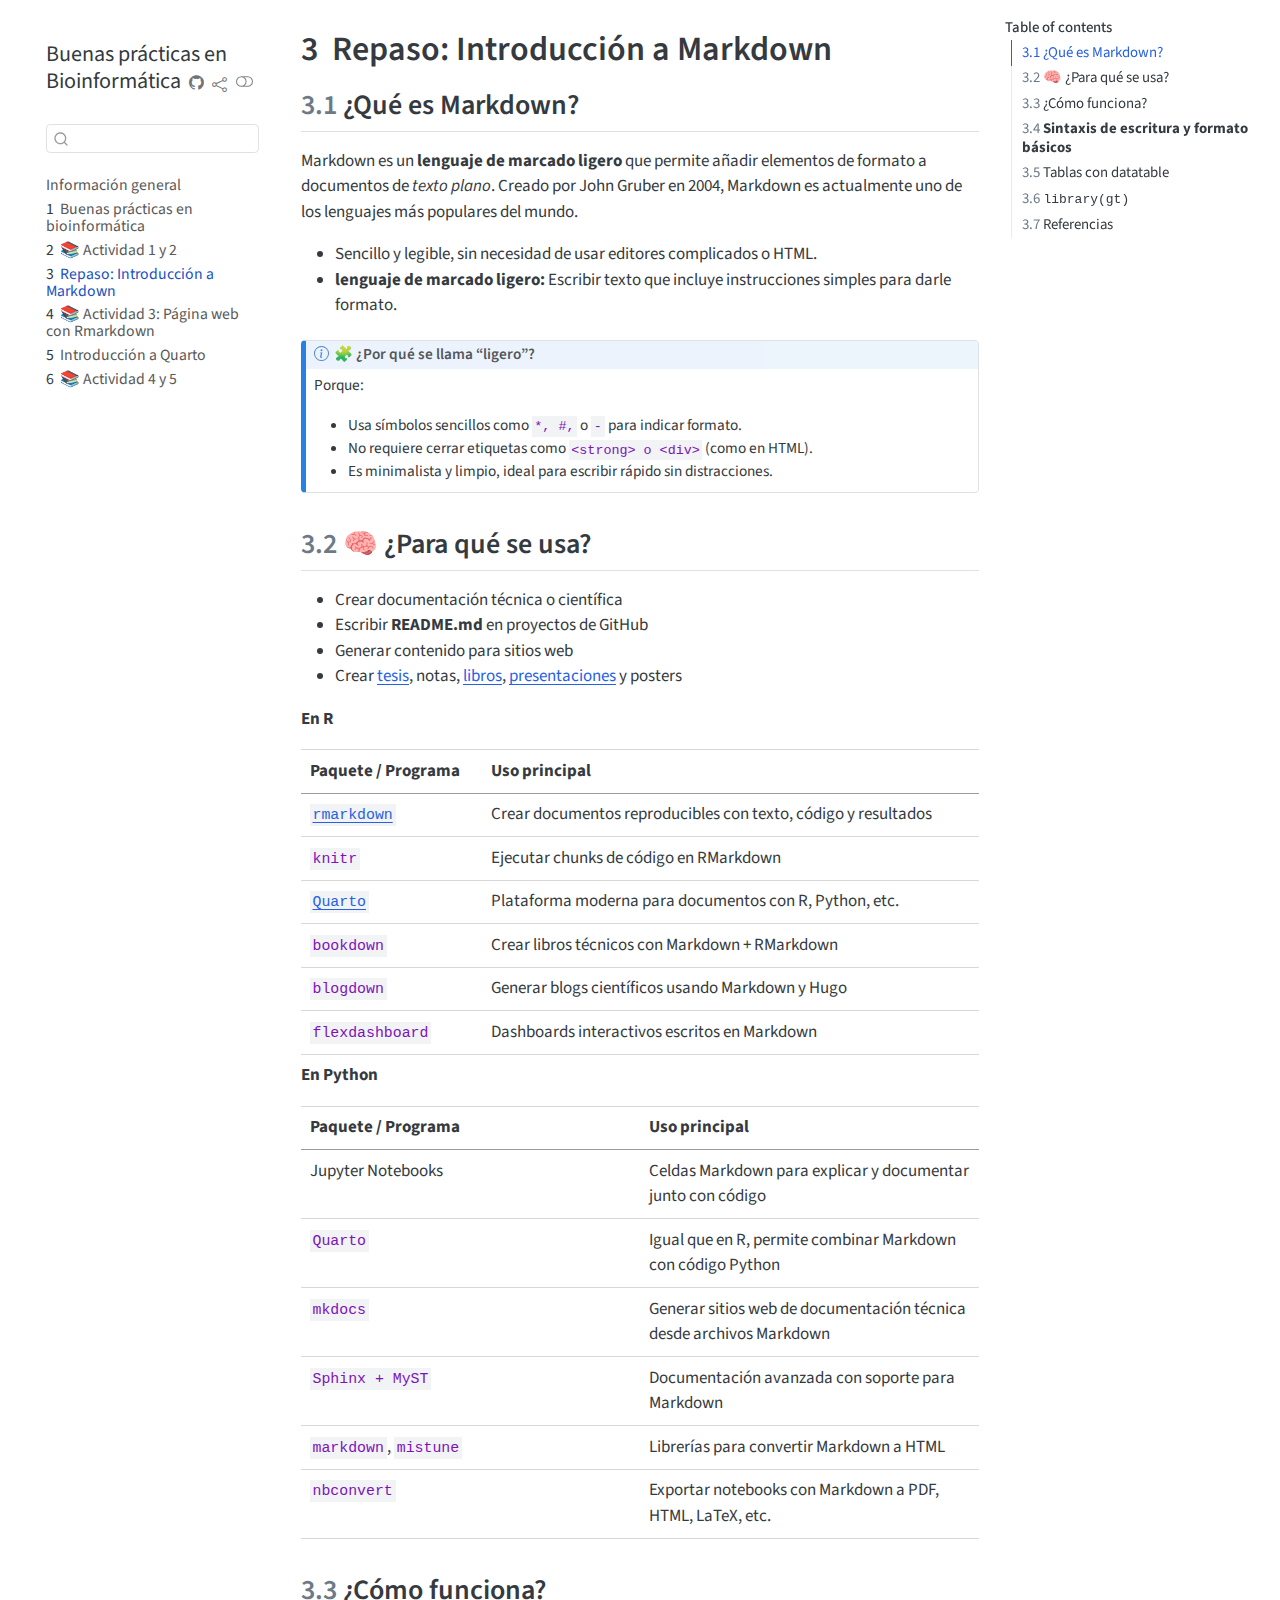
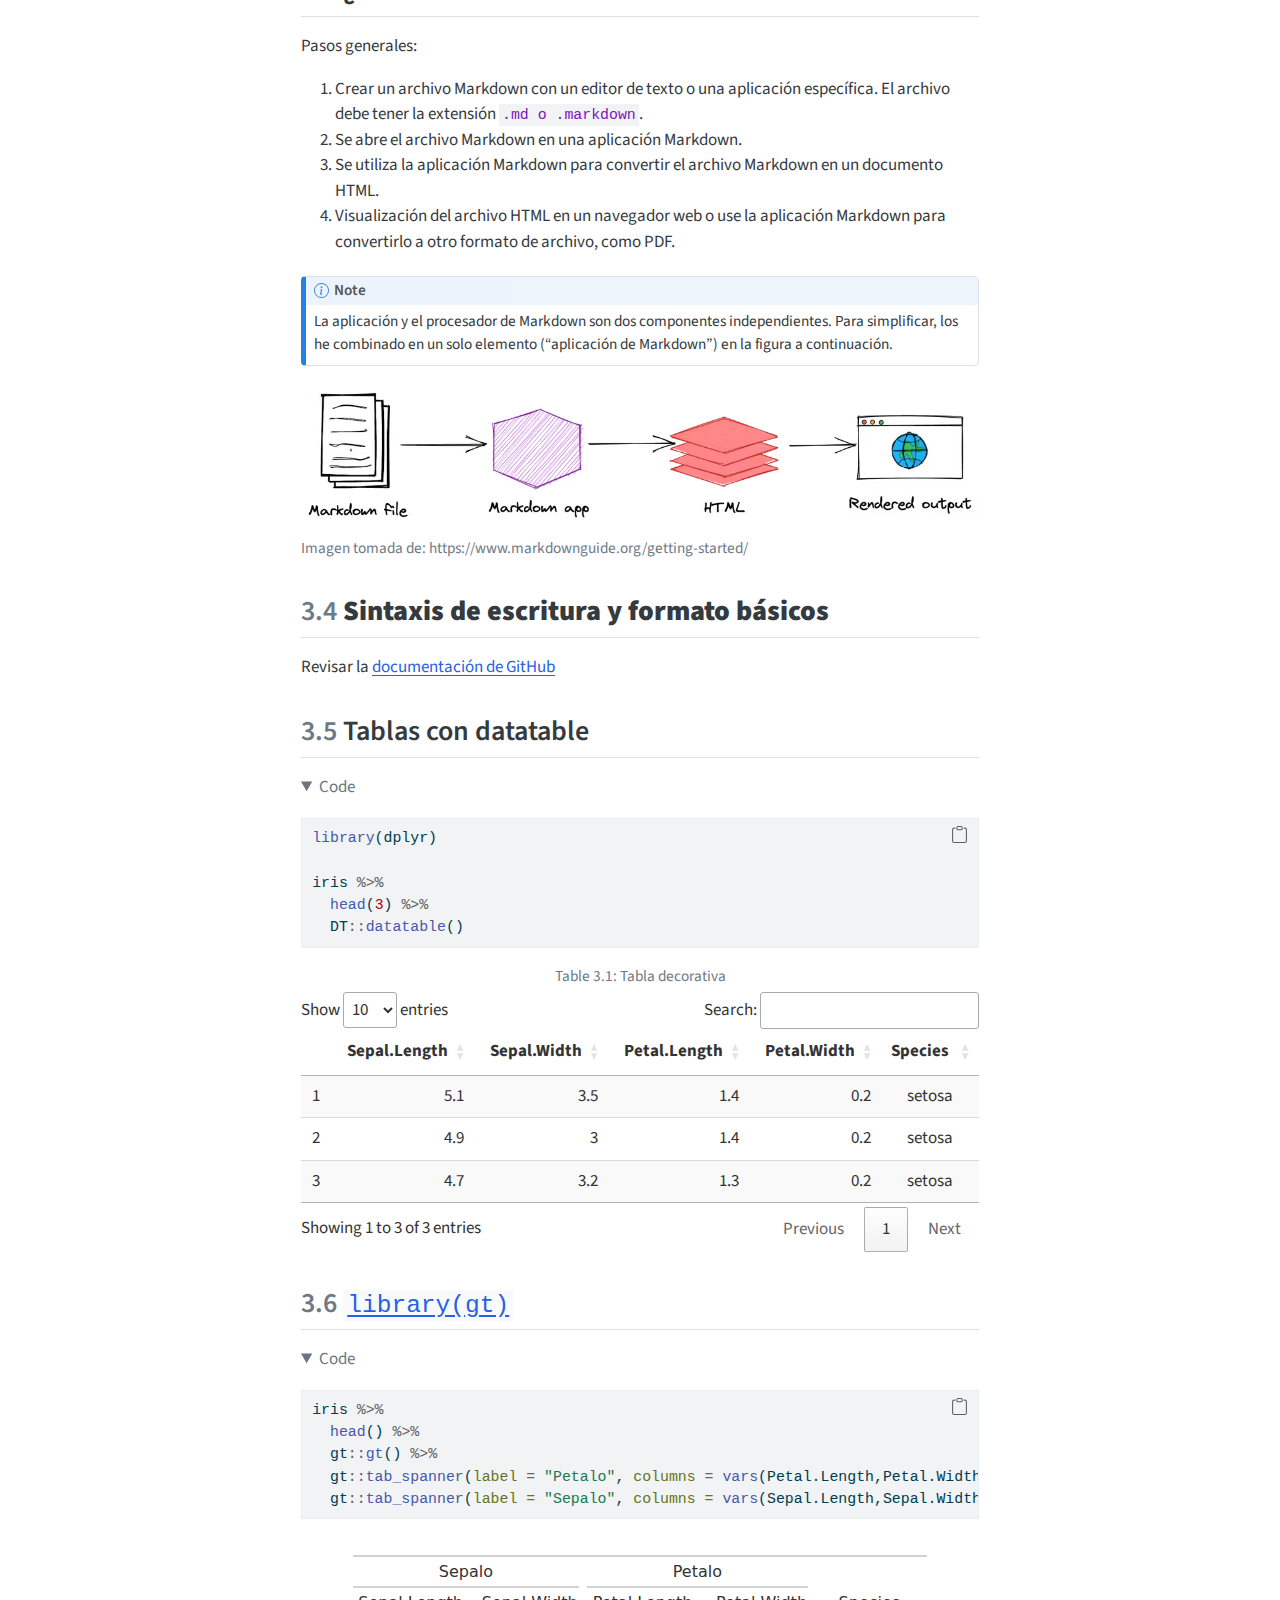
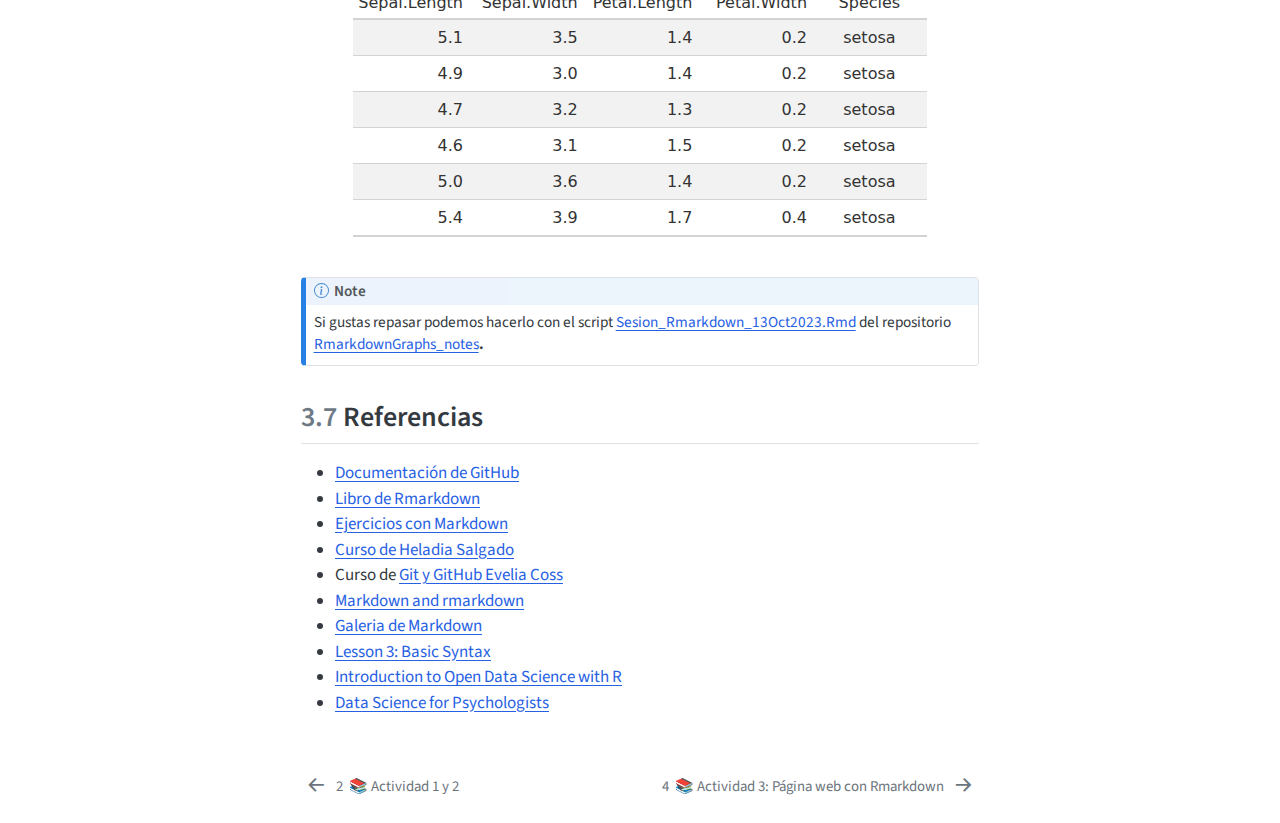
<file: docs/repaso_Markdown.html>
<!DOCTYPE html>
<html xmlns="http://www.w3.org/1999/xhtml" lang="en" xml:lang="en"><head>

<meta charset="utf-8">
<meta name="generator" content="quarto-1.8.25">

<meta name="viewport" content="width=device-width, initial-scale=1.0, user-scalable=yes">


<title>3&nbsp; Repaso: Introducción a Markdown – Buenas prácticas en Bioinformática</title>
<style>
code{white-space: pre-wrap;}
span.smallcaps{font-variant: small-caps;}
div.columns{display: flex; gap: min(4vw, 1.5em);}
div.column{flex: auto; overflow-x: auto;}
div.hanging-indent{margin-left: 1.5em; text-indent: -1.5em;}
ul.task-list{list-style: none;}
ul.task-list li input[type="checkbox"] {
  width: 0.8em;
  margin: 0 0.8em 0.2em -1em; /* quarto-specific, see https://github.com/quarto-dev/quarto-cli/issues/4556 */ 
  vertical-align: middle;
}
/* CSS for syntax highlighting */
html { -webkit-text-size-adjust: 100%; }
pre > code.sourceCode { white-space: pre; position: relative; }
pre > code.sourceCode > span { display: inline-block; line-height: 1.25; }
pre > code.sourceCode > span:empty { height: 1.2em; }
.sourceCode { overflow: visible; }
code.sourceCode > span { color: inherit; text-decoration: inherit; }
div.sourceCode { margin: 1em 0; }
pre.sourceCode { margin: 0; }
@media screen {
div.sourceCode { overflow: auto; }
}
@media print {
pre > code.sourceCode { white-space: pre-wrap; }
pre > code.sourceCode > span { text-indent: -5em; padding-left: 5em; }
}
pre.numberSource code
  { counter-reset: source-line 0; }
pre.numberSource code > span
  { position: relative; left: -4em; counter-increment: source-line; }
pre.numberSource code > span > a:first-child::before
  { content: counter(source-line);
    position: relative; left: -1em; text-align: right; vertical-align: baseline;
    border: none; display: inline-block;
    -webkit-touch-callout: none; -webkit-user-select: none;
    -khtml-user-select: none; -moz-user-select: none;
    -ms-user-select: none; user-select: none;
    padding: 0 4px; width: 4em;
  }
pre.numberSource { margin-left: 3em;  padding-left: 4px; }
div.sourceCode
  {   }
@media screen {
pre > code.sourceCode > span > a:first-child::before { text-decoration: underline; }
}
</style>


<script src="site_libs/quarto-nav/quarto-nav.js"></script>
<script src="site_libs/quarto-nav/headroom.min.js"></script>
<script src="site_libs/clipboard/clipboard.min.js"></script>
<script src="site_libs/quarto-search/autocomplete.umd.js"></script>
<script src="site_libs/quarto-search/fuse.min.js"></script>
<script src="site_libs/quarto-search/quarto-search.js"></script>
<meta name="quarto:offset" content="./">
<link href="./D2_actividades3.html" rel="next">
<link href="./D1_actividades1y2.html" rel="prev">
<script src="site_libs/quarto-html/quarto.js" type="module"></script>
<script src="site_libs/quarto-html/tabsets/tabsets.js" type="module"></script>
<script src="site_libs/quarto-html/axe/axe-check.js" type="module"></script>
<script src="site_libs/quarto-html/popper.min.js"></script>
<script src="site_libs/quarto-html/tippy.umd.min.js"></script>
<script src="site_libs/quarto-html/anchor.min.js"></script>
<link href="site_libs/quarto-html/tippy.css" rel="stylesheet">
<link href="site_libs/quarto-html/quarto-syntax-highlighting-7b89279ff1a6dce999919e0e67d4d9ec.css" rel="stylesheet" class="quarto-color-scheme" id="quarto-text-highlighting-styles">
<link href="site_libs/quarto-html/quarto-syntax-highlighting-dark-707d8167ce6003fca903bfe2be84ab7f.css" rel="stylesheet" class="quarto-color-scheme quarto-color-alternate" id="quarto-text-highlighting-styles">
<link href="site_libs/quarto-html/quarto-syntax-highlighting-7b89279ff1a6dce999919e0e67d4d9ec.css" rel="stylesheet" class="quarto-color-scheme-extra" id="quarto-text-highlighting-styles">
<script src="site_libs/bootstrap/bootstrap.min.js"></script>
<link href="site_libs/bootstrap/bootstrap-icons.css" rel="stylesheet">
<link href="site_libs/bootstrap/bootstrap-5ea8f22911a6df30576a2a25a24cdd7a.min.css" rel="stylesheet" append-hash="true" class="quarto-color-scheme" id="quarto-bootstrap" data-mode="light">
<link href="site_libs/bootstrap/bootstrap-dark-04217e8441264b33581845d082f8f104.min.css" rel="stylesheet" append-hash="true" class="quarto-color-scheme quarto-color-alternate" id="quarto-bootstrap" data-mode="dark">
<link href="site_libs/bootstrap/bootstrap-5ea8f22911a6df30576a2a25a24cdd7a.min.css" rel="stylesheet" append-hash="true" class="quarto-color-scheme-extra" id="quarto-bootstrap" data-mode="light">
<script id="quarto-search-options" type="application/json">{
  "location": "sidebar",
  "copy-button": false,
  "collapse-after": 3,
  "panel-placement": "start",
  "type": "textbox",
  "limit": 50,
  "keyboard-shortcut": [
    "f",
    "/",
    "s"
  ],
  "show-item-context": false,
  "language": {
    "search-no-results-text": "No results",
    "search-matching-documents-text": "matching documents",
    "search-copy-link-title": "Copy link to search",
    "search-hide-matches-text": "Hide additional matches",
    "search-more-match-text": "more match in this document",
    "search-more-matches-text": "more matches in this document",
    "search-clear-button-title": "Clear",
    "search-text-placeholder": "",
    "search-detached-cancel-button-title": "Cancel",
    "search-submit-button-title": "Submit",
    "search-label": "Search"
  }
}</script>
<link href="site_libs/htmltools-fill-0.5.9/fill.css" rel="stylesheet">
<script src="site_libs/htmlwidgets-1.6.4/htmlwidgets.js"></script>
<link href="site_libs/datatables-css-0.0.0/datatables-crosstalk.css" rel="stylesheet">
<script src="site_libs/datatables-binding-0.34.0/datatables.js"></script>
<script src="site_libs/jquery-3.6.0/jquery-3.6.0.min.js"></script>
<link href="site_libs/dt-core-1.13.6/css/jquery.dataTables.min.css" rel="stylesheet">
<link href="site_libs/dt-core-1.13.6/css/jquery.dataTables.extra.css" rel="stylesheet">
<script src="site_libs/dt-core-1.13.6/js/jquery.dataTables.min.js"></script>
<link href="site_libs/crosstalk-1.2.2/css/crosstalk.min.css" rel="stylesheet">
<script src="site_libs/crosstalk-1.2.2/js/crosstalk.min.js"></script>


</head>

<body class="nav-sidebar floating quarto-light"><script id="quarto-html-before-body" type="application/javascript">
    const toggleBodyColorMode = (bsSheetEl) => {
      const mode = bsSheetEl.getAttribute("data-mode");
      const bodyEl = window.document.querySelector("body");
      if (mode === "dark") {
        bodyEl.classList.add("quarto-dark");
        bodyEl.classList.remove("quarto-light");
      } else {
        bodyEl.classList.add("quarto-light");
        bodyEl.classList.remove("quarto-dark");
      }
    }
    const toggleBodyColorPrimary = () => {
      const bsSheetEl = window.document.querySelector("link#quarto-bootstrap:not([rel=disabled-stylesheet])");
      if (bsSheetEl) {
        toggleBodyColorMode(bsSheetEl);
      }
    }
    const setColorSchemeToggle = (alternate) => {
      const toggles = window.document.querySelectorAll('.quarto-color-scheme-toggle');
      for (let i=0; i < toggles.length; i++) {
        const toggle = toggles[i];
        if (toggle) {
          if (alternate) {
            toggle.classList.add("alternate");
          } else {
            toggle.classList.remove("alternate");
          }
        }
      }
    };
    const toggleColorMode = (alternate) => {
      // Switch the stylesheets
      const primaryStylesheets = window.document.querySelectorAll('link.quarto-color-scheme:not(.quarto-color-alternate)');
      const alternateStylesheets = window.document.querySelectorAll('link.quarto-color-scheme.quarto-color-alternate');
      manageTransitions('#quarto-margin-sidebar .nav-link', false);
      if (alternate) {
        // note: dark is layered on light, we don't disable primary!
        enableStylesheet(alternateStylesheets);
        for (const sheetNode of alternateStylesheets) {
          if (sheetNode.id === "quarto-bootstrap") {
            toggleBodyColorMode(sheetNode);
          }
        }
      } else {
        disableStylesheet(alternateStylesheets);
        enableStylesheet(primaryStylesheets)
        toggleBodyColorPrimary();
      }
      manageTransitions('#quarto-margin-sidebar .nav-link', true);
      // Switch the toggles
      setColorSchemeToggle(alternate)
      // Hack to workaround the fact that safari doesn't
      // properly recolor the scrollbar when toggling (#1455)
      if (navigator.userAgent.indexOf('Safari') > 0 && navigator.userAgent.indexOf('Chrome') == -1) {
        manageTransitions("body", false);
        window.scrollTo(0, 1);
        setTimeout(() => {
          window.scrollTo(0, 0);
          manageTransitions("body", true);
        }, 40);
      }
    }
    const disableStylesheet = (stylesheets) => {
      for (let i=0; i < stylesheets.length; i++) {
        const stylesheet = stylesheets[i];
        stylesheet.rel = 'disabled-stylesheet';
      }
    }
    const enableStylesheet = (stylesheets) => {
      for (let i=0; i < stylesheets.length; i++) {
        const stylesheet = stylesheets[i];
        if(stylesheet.rel !== 'stylesheet') { // for Chrome, which will still FOUC without this check
          stylesheet.rel = 'stylesheet';
        }
      }
    }
    const manageTransitions = (selector, allowTransitions) => {
      const els = window.document.querySelectorAll(selector);
      for (let i=0; i < els.length; i++) {
        const el = els[i];
        if (allowTransitions) {
          el.classList.remove('notransition');
        } else {
          el.classList.add('notransition');
        }
      }
    }
    const isFileUrl = () => {
      return window.location.protocol === 'file:';
    }
    const hasAlternateSentinel = () => {
      let styleSentinel = getColorSchemeSentinel();
      if (styleSentinel !== null) {
        return styleSentinel === "alternate";
      } else {
        return false;
      }
    }
    const setStyleSentinel = (alternate) => {
      const value = alternate ? "alternate" : "default";
      if (!isFileUrl()) {
        window.localStorage.setItem("quarto-color-scheme", value);
      } else {
        localAlternateSentinel = value;
      }
    }
    const getColorSchemeSentinel = () => {
      if (!isFileUrl()) {
        const storageValue = window.localStorage.getItem("quarto-color-scheme");
        return storageValue != null ? storageValue : localAlternateSentinel;
      } else {
        return localAlternateSentinel;
      }
    }
    const toggleGiscusIfUsed = (isAlternate, darkModeDefault) => {
      const baseTheme = document.querySelector('#giscus-base-theme')?.value ?? 'light';
      const alternateTheme = document.querySelector('#giscus-alt-theme')?.value ?? 'dark';
      let newTheme = '';
      if(authorPrefersDark) {
        newTheme = isAlternate ? baseTheme : alternateTheme;
      } else {
        newTheme = isAlternate ? alternateTheme : baseTheme;
      }
      const changeGiscusTheme = () => {
        // From: https://github.com/giscus/giscus/issues/336
        const sendMessage = (message) => {
          const iframe = document.querySelector('iframe.giscus-frame');
          if (!iframe) return;
          iframe.contentWindow.postMessage({ giscus: message }, 'https://giscus.app');
        }
        sendMessage({
          setConfig: {
            theme: newTheme
          }
        });
      }
      const isGiscussLoaded = window.document.querySelector('iframe.giscus-frame') !== null;
      if (isGiscussLoaded) {
        changeGiscusTheme();
      }
    };
    const authorPrefersDark = false;
    const darkModeDefault = authorPrefersDark;
      document.querySelector('link#quarto-text-highlighting-styles.quarto-color-scheme-extra').rel = 'disabled-stylesheet';
      document.querySelector('link#quarto-bootstrap.quarto-color-scheme-extra').rel = 'disabled-stylesheet';
    let localAlternateSentinel = darkModeDefault ? 'alternate' : 'default';
    // Dark / light mode switch
    window.quartoToggleColorScheme = () => {
      // Read the current dark / light value
      let toAlternate = !hasAlternateSentinel();
      toggleColorMode(toAlternate);
      setStyleSentinel(toAlternate);
      toggleGiscusIfUsed(toAlternate, darkModeDefault);
      window.dispatchEvent(new Event('resize'));
    };
    // Switch to dark mode if need be
    if (hasAlternateSentinel()) {
      toggleColorMode(true);
    } else {
      toggleColorMode(false);
    }
  </script>

<div id="quarto-search-results"></div>
  <header id="quarto-header" class="headroom fixed-top">
  <nav class="quarto-secondary-nav">
    <div class="container-fluid d-flex">
      <button type="button" class="quarto-btn-toggle btn" data-bs-toggle="collapse" role="button" data-bs-target=".quarto-sidebar-collapse-item" aria-controls="quarto-sidebar" aria-expanded="false" aria-label="Toggle sidebar navigation" onclick="if (window.quartoToggleHeadroom) { window.quartoToggleHeadroom(); }">
        <i class="bi bi-layout-text-sidebar-reverse"></i>
      </button>
        <nav class="quarto-page-breadcrumbs" aria-label="breadcrumb"><ol class="breadcrumb"><li class="breadcrumb-item"><a href="./repaso_Markdown.html"><span class="chapter-number">3</span>&nbsp; <span class="chapter-title">Repaso: Introducción a Markdown</span></a></li></ol></nav>
        <a class="flex-grow-1" role="navigation" data-bs-toggle="collapse" data-bs-target=".quarto-sidebar-collapse-item" aria-controls="quarto-sidebar" aria-expanded="false" aria-label="Toggle sidebar navigation" onclick="if (window.quartoToggleHeadroom) { window.quartoToggleHeadroom(); }">      
        </a>
      <button type="button" class="btn quarto-search-button" aria-label="Search" onclick="window.quartoOpenSearch();">
        <i class="bi bi-search"></i>
      </button>
    </div>
  </nav>
</header>
<!-- content -->
<div id="quarto-content" class="quarto-container page-columns page-rows-contents page-layout-article">
<!-- sidebar -->
  <nav id="quarto-sidebar" class="sidebar collapse collapse-horizontal quarto-sidebar-collapse-item sidebar-navigation floating overflow-auto">
    <div class="pt-lg-2 mt-2 text-left sidebar-header sidebar-header-stacked">
      <a href="./index.html" class="sidebar-logo-link">
      </a>
    <div class="sidebar-title mb-0 py-0">
      <a href="./">Buenas prácticas en Bioinformática</a> 
        <div class="sidebar-tools-main tools-wide">
    <a href="https://github.com/EveliaCoss/LCG2025_IntroBioinfo_S1" title="Source Code" class="quarto-navigation-tool px-1" aria-label="Source Code"><i class="bi bi-github"></i></a>
    <div class="dropdown">
      <a href="" title="Share" id="quarto-navigation-tool-dropdown-0" class="quarto-navigation-tool dropdown-toggle px-1" data-bs-toggle="dropdown" aria-expanded="false" role="link" aria-label="Share"><i class="bi bi-share"></i></a>
      <ul class="dropdown-menu" aria-labelledby="quarto-navigation-tool-dropdown-0">
          <li>
            <a class="dropdown-item sidebar-tools-main-item" href="https://twitter.com/intent/tweet?url=|url|">
              <i class="bi bi-twitter pe-1"></i>
            Twitter
            </a>
          </li>
          <li>
            <a class="dropdown-item sidebar-tools-main-item" href="https://www.facebook.com/sharer/sharer.php?u=|url|">
              <i class="bi bi-facebook pe-1"></i>
            Facebook
            </a>
          </li>
          <li>
            <a class="dropdown-item sidebar-tools-main-item" href="https://www.linkedin.com/sharing/share-offsite/?url=|url|">
              <i class="bi bi-linkedin pe-1"></i>
            LinkedIn
            </a>
          </li>
      </ul>
    </div>
  <a href="" class="quarto-color-scheme-toggle quarto-navigation-tool  px-1" onclick="window.quartoToggleColorScheme(); return false;" title="Toggle dark mode"><i class="bi"></i></a>
</div>
    </div>
      </div>
        <div class="mt-2 flex-shrink-0 align-items-center">
        <div class="sidebar-search">
        <div id="quarto-search" class="" title="Search"></div>
        </div>
        </div>
    <div class="sidebar-menu-container"> 
    <ul class="list-unstyled mt-1">
        <li class="sidebar-item">
  <div class="sidebar-item-container"> 
  <a href="./index.html" class="sidebar-item-text sidebar-link">
 <span class="menu-text">Información general</span></a>
  </div>
</li>
        <li class="sidebar-item">
  <div class="sidebar-item-container"> 
  <a href="./D1_Buenaspracticas.html" class="sidebar-item-text sidebar-link">
 <span class="menu-text"><span class="chapter-number">1</span>&nbsp; <span class="chapter-title">Buenas prácticas en bioinformática</span></span></a>
  </div>
</li>
        <li class="sidebar-item">
  <div class="sidebar-item-container"> 
  <a href="./D1_actividades1y2.html" class="sidebar-item-text sidebar-link">
 <span class="menu-text"><span class="chapter-number">2</span>&nbsp; <span class="chapter-title"><strong>📚</strong> Actividad 1 y 2</span></span></a>
  </div>
</li>
        <li class="sidebar-item">
  <div class="sidebar-item-container"> 
  <a href="./repaso_Markdown.html" class="sidebar-item-text sidebar-link active">
 <span class="menu-text"><span class="chapter-number">3</span>&nbsp; <span class="chapter-title">Repaso: Introducción a Markdown</span></span></a>
  </div>
</li>
        <li class="sidebar-item">
  <div class="sidebar-item-container"> 
  <a href="./D2_actividades3.html" class="sidebar-item-text sidebar-link">
 <span class="menu-text"><span class="chapter-number">4</span>&nbsp; <span class="chapter-title"><strong>📚</strong> Actividad 3: Página web con Rmarkdown</span></span></a>
  </div>
</li>
        <li class="sidebar-item">
  <div class="sidebar-item-container"> 
  <a href="./D2_Quarto.html" class="sidebar-item-text sidebar-link">
 <span class="menu-text"><span class="chapter-number">5</span>&nbsp; <span class="chapter-title">Introducción a Quarto</span></span></a>
  </div>
</li>
        <li class="sidebar-item">
  <div class="sidebar-item-container"> 
  <a href="./D2_actividades4y5.html" class="sidebar-item-text sidebar-link">
 <span class="menu-text"><span class="chapter-number">6</span>&nbsp; <span class="chapter-title"><strong>📚</strong> Actividad 4 y 5</span></span></a>
  </div>
</li>
    </ul>
    </div>
</nav>
<div id="quarto-sidebar-glass" class="quarto-sidebar-collapse-item" data-bs-toggle="collapse" data-bs-target=".quarto-sidebar-collapse-item"></div>
<!-- margin-sidebar -->
    <div id="quarto-margin-sidebar" class="sidebar margin-sidebar">
        <nav id="TOC" role="doc-toc" class="toc-active">
    <h2 id="toc-title">Table of contents</h2>
   
  <ul>
  <li><a href="#qué-es-markdown" id="toc-qué-es-markdown" class="nav-link active" data-scroll-target="#qué-es-markdown"><span class="header-section-number">3.1</span> ¿Qué es Markdown?</a></li>
  <li><a href="#para-qué-se-usa" id="toc-para-qué-se-usa" class="nav-link" data-scroll-target="#para-qué-se-usa"><span class="header-section-number">3.2</span> 🧠 ¿Para qué se usa?</a></li>
  <li><a href="#cómo-funciona" id="toc-cómo-funciona" class="nav-link" data-scroll-target="#cómo-funciona"><span class="header-section-number">3.3</span> ¿Cómo funciona?</a></li>
  <li><a href="#sintaxis-de-escritura-y-formato-básicos" id="toc-sintaxis-de-escritura-y-formato-básicos" class="nav-link" data-scroll-target="#sintaxis-de-escritura-y-formato-básicos"><span class="header-section-number">3.4</span> <strong>Sintaxis de escritura y formato básicos</strong></a></li>
  <li><a href="#tablas-con-datatable" id="toc-tablas-con-datatable" class="nav-link" data-scroll-target="#tablas-con-datatable"><span class="header-section-number">3.5</span> Tablas con datatable</a></li>
  <li><a href="#librarygt" id="toc-librarygt" class="nav-link" data-scroll-target="#librarygt"><span class="header-section-number">3.6</span> <code>library(gt)</code></a></li>
  <li><a href="#referencias" id="toc-referencias" class="nav-link" data-scroll-target="#referencias"><span class="header-section-number">3.7</span> Referencias</a></li>
  </ul>
</nav>
    </div>
<!-- main -->
<main class="content" id="quarto-document-content">


<header id="title-block-header" class="quarto-title-block default">
<div class="quarto-title">
<h1 class="title"><span class="chapter-number">3</span>&nbsp; <span class="chapter-title">Repaso: Introducción a Markdown</span></h1>
</div>



<div class="quarto-title-meta">

    
  
    
  </div>
  


</header>


<section id="qué-es-markdown" class="level2" data-number="3.1">
<h2 data-number="3.1" class="anchored" data-anchor-id="qué-es-markdown"><span class="header-section-number">3.1</span> ¿Qué es Markdown?</h2>
<p>Markdown es un <strong>lenguaje de marcado ligero</strong> que permite añadir elementos de formato a documentos de <em>texto plano</em>. Creado por John Gruber en 2004, Markdown es actualmente uno de los lenguajes más populares del mundo.</p>
<ul>
<li>Sencillo y legible, sin necesidad de usar editores complicados o HTML.</li>
<li><strong>lenguaje de marcado ligero:</strong> Escribir texto que incluye instrucciones simples para darle formato.</li>
</ul>
<div class="callout callout-style-default callout-note callout-titled">
<div class="callout-header d-flex align-content-center">
<div class="callout-icon-container">
<i class="callout-icon"></i>
</div>
<div class="callout-title-container flex-fill">
<span class="screen-reader-only">Note</span>🧩 ¿Por qué se llama “ligero”?
</div>
</div>
<div class="callout-body-container callout-body">
<p>Porque:</p>
<ul>
<li>Usa símbolos sencillos como <code>*, #,</code> o <code>-</code> para indicar formato.</li>
<li>No requiere cerrar etiquetas como <code>&lt;strong&gt; o &lt;div&gt;</code> (como en HTML).</li>
<li>Es minimalista y limpio, ideal para escribir rápido sin distracciones.</li>
</ul>
</div>
</div>
</section>
<section id="para-qué-se-usa" class="level2" data-number="3.2">
<h2 data-number="3.2" class="anchored" data-anchor-id="para-qué-se-usa"><span class="header-section-number">3.2</span> 🧠 ¿Para qué se usa?</h2>
<ul>
<li>Crear documentación técnica o científica</li>
<li>Escribir <strong>README.md</strong> en proyectos de GitHub</li>
<li>Generar contenido para sitios web</li>
<li>Crear <a href="https://quarto.org/docs/get-started/hello/rstudio.html">tesis</a>, notas, <a href="https://bookdown.org/yihui/rmarkdown-cookbook/">libros</a>, <a href="https://bookdown.org/yihui/rmarkdown/xaringan.html">presentaciones</a> y posters</li>
</ul>
<p><strong>En R</strong></p>
<table class="caption-top table">
<thead>
<tr class="header">
<th>Paquete / Programa</th>
<th>Uso principal</th>
</tr>
</thead>
<tbody>
<tr class="odd">
<td><a href="https://github.com/EveliaCoss/RmarkdownGraphs_notes"><code>rmarkdown</code></a></td>
<td>Crear documentos reproducibles con texto, código y resultados</td>
</tr>
<tr class="even">
<td><code>knitr</code></td>
<td>Ejecutar chunks de código en RMarkdown</td>
</tr>
<tr class="odd">
<td><a href="https://quarto.org/docs/get-started/hello/vscode.html"><code>Quarto</code></a></td>
<td>Plataforma moderna para documentos con R, Python, etc.</td>
</tr>
<tr class="even">
<td><code>bookdown</code></td>
<td>Crear libros técnicos con Markdown + RMarkdown</td>
</tr>
<tr class="odd">
<td><code>blogdown</code></td>
<td>Generar blogs científicos usando Markdown y Hugo</td>
</tr>
<tr class="even">
<td><code>flexdashboard</code></td>
<td>Dashboards interactivos escritos en Markdown</td>
</tr>
</tbody>
</table>
<p><strong>En Python</strong></p>
<table class="caption-top table">
<colgroup>
<col style="width: 50%">
<col style="width: 50%">
</colgroup>
<thead>
<tr class="header">
<th>Paquete / Programa</th>
<th>Uso principal</th>
</tr>
</thead>
<tbody>
<tr class="odd">
<td>Jupyter Notebooks</td>
<td>Celdas Markdown para explicar y documentar junto con código</td>
</tr>
<tr class="even">
<td><code>Quarto</code></td>
<td>Igual que en R, permite combinar Markdown con código Python</td>
</tr>
<tr class="odd">
<td><code>mkdocs</code></td>
<td>Generar sitios web de documentación técnica desde archivos Markdown</td>
</tr>
<tr class="even">
<td><code>Sphinx + MyST</code></td>
<td>Documentación avanzada con soporte para Markdown</td>
</tr>
<tr class="odd">
<td><code>markdown</code>, <code>mistune</code></td>
<td>Librerías para convertir Markdown a HTML</td>
</tr>
<tr class="even">
<td><code>nbconvert</code></td>
<td>Exportar notebooks con Markdown a PDF, HTML, LaTeX, etc.</td>
</tr>
</tbody>
</table>
</section>
<section id="cómo-funciona" class="level2" data-number="3.3">
<h2 data-number="3.3" class="anchored" data-anchor-id="cómo-funciona"><span class="header-section-number">3.3</span> ¿Cómo funciona?</h2>
<p>Pasos generales:</p>
<ol type="1">
<li>Crear un archivo Markdown con un editor de texto o una aplicación específica. El archivo debe tener la extensión <code>.md o .markdown</code>.</li>
<li>Se abre el archivo Markdown en una aplicación Markdown.</li>
<li>Se utiliza la aplicación Markdown para convertir el archivo Markdown en un documento HTML.</li>
<li>Visualización del archivo HTML en un navegador web o use la aplicación Markdown para convertirlo a otro formato de archivo, como PDF.</li>
</ol>
<div class="callout callout-style-default callout-note callout-titled">
<div class="callout-header d-flex align-content-center">
<div class="callout-icon-container">
<i class="callout-icon"></i>
</div>
<div class="callout-title-container flex-fill">
Note
</div>
</div>
<div class="callout-body-container callout-body">
<p>La aplicación y el procesador de Markdown son dos componentes independientes. Para simplificar, los he combinado en un solo elemento (“aplicación de Markdown”) en la figura a continuación.</p>
</div>
</div>
<div class="quarto-figure quarto-figure-center">
<figure class="figure">
<p><a href="https://www.markdownguide.org/getting-started/"><img src="reproducible/figures/markdown-flowchart.png" class="img-fluid figure-img"></a></p>
<figcaption>Imagen tomada de: https://www.markdownguide.org/getting-started/</figcaption>
</figure>
</div>
</section>
<section id="sintaxis-de-escritura-y-formato-básicos" class="level2" data-number="3.4">
<h2 data-number="3.4" class="anchored" data-anchor-id="sintaxis-de-escritura-y-formato-básicos"><span class="header-section-number">3.4</span> <strong>Sintaxis de escritura y formato básicos</strong></h2>
<p>Revisar la <a href="https://docs.github.com/es/get-started/writing-on-github/getting-started-with-writing-and-formatting-on-github/basic-writing-and-formatting-syntax">documentación de GitHub</a></p>
</section>
<section id="tablas-con-datatable" class="level2" data-number="3.5">
<h2 data-number="3.5" class="anchored" data-anchor-id="tablas-con-datatable"><span class="header-section-number">3.5</span> Tablas con datatable</h2>
<div class="cell">
<details open="" class="code-fold">
<summary>Code</summary>
<div class="code-copy-outer-scaffold"><div class="sourceCode cell-code" id="cb1"><pre class="sourceCode r code-with-copy"><code class="sourceCode r"><span id="cb1-1"><a href="#cb1-1" aria-hidden="true" tabindex="-1"></a><span class="fu">library</span>(dplyr)</span>
<span id="cb1-2"><a href="#cb1-2" aria-hidden="true" tabindex="-1"></a></span>
<span id="cb1-3"><a href="#cb1-3" aria-hidden="true" tabindex="-1"></a>iris <span class="sc">%&gt;%</span></span>
<span id="cb1-4"><a href="#cb1-4" aria-hidden="true" tabindex="-1"></a>  <span class="fu">head</span>(<span class="dv">3</span>) <span class="sc">%&gt;%</span></span>
<span id="cb1-5"><a href="#cb1-5" aria-hidden="true" tabindex="-1"></a>  DT<span class="sc">::</span><span class="fu">datatable</span>()</span></code></pre></div><button title="Copy to Clipboard" class="code-copy-button"><i class="bi"></i></button></div>
</details>
<div id="tbl-bonita" class="cell quarto-float quarto-figure quarto-figure-center anchored">
<figure class="quarto-float quarto-float-tbl figure">
<figcaption class="quarto-float-caption-top quarto-float-caption quarto-float-tbl" id="tbl-bonita-caption-0ceaefa1-69ba-4598-a22c-09a6ac19f8ca">
Table&nbsp;3.1: Tabla decorativa
</figcaption>
<div aria-describedby="tbl-bonita-caption-0ceaefa1-69ba-4598-a22c-09a6ac19f8ca">
<div class="cell-output-display">
<div class="datatables html-widget html-fill-item" id="htmlwidget-100303f715e51c21dda5" style="width:100%;height:auto;"></div>
<script type="application/json" data-for="htmlwidget-100303f715e51c21dda5">{"x":{"filter":"none","vertical":false,"data":[["1","2","3"],[5.1,4.9,4.7],[3.5,3,3.2],[1.4,1.4,1.3],[0.2,0.2,0.2],["setosa","setosa","setosa"]],"container":"<table class=\"display\">\n  <thead>\n    <tr>\n      <th> <\/th>\n      <th>Sepal.Length<\/th>\n      <th>Sepal.Width<\/th>\n      <th>Petal.Length<\/th>\n      <th>Petal.Width<\/th>\n      <th>Species<\/th>\n    <\/tr>\n  <\/thead>\n<\/table>","options":{"columnDefs":[{"className":"dt-right","targets":[1,2,3,4]},{"orderable":false,"targets":0},{"name":" ","targets":0},{"name":"Sepal.Length","targets":1},{"name":"Sepal.Width","targets":2},{"name":"Petal.Length","targets":3},{"name":"Petal.Width","targets":4},{"name":"Species","targets":5}],"order":[],"autoWidth":false,"orderClasses":false}},"evals":[],"jsHooks":[]}</script>
</div>
</div>
</figure>
</div>
</div>
</section>
<section id="librarygt" class="level2" data-number="3.6">
<h2 data-number="3.6" class="anchored" data-anchor-id="librarygt"><span class="header-section-number">3.6</span> <a href="https://gt.rstudio.com/index.html"><code>library(gt)</code></a></h2>
<div class="cell">
<details open="" class="code-fold">
<summary>Code</summary>
<div class="code-copy-outer-scaffold"><div class="sourceCode cell-code" id="cb2"><pre class="sourceCode r code-with-copy"><code class="sourceCode r"><span id="cb2-1"><a href="#cb2-1" aria-hidden="true" tabindex="-1"></a>iris <span class="sc">%&gt;%</span> </span>
<span id="cb2-2"><a href="#cb2-2" aria-hidden="true" tabindex="-1"></a>  <span class="fu">head</span>() <span class="sc">%&gt;%</span></span>
<span id="cb2-3"><a href="#cb2-3" aria-hidden="true" tabindex="-1"></a>  gt<span class="sc">::</span><span class="fu">gt</span>() <span class="sc">%&gt;%</span></span>
<span id="cb2-4"><a href="#cb2-4" aria-hidden="true" tabindex="-1"></a>  gt<span class="sc">::</span><span class="fu">tab_spanner</span>(<span class="at">label =</span> <span class="st">"Petalo"</span>, <span class="at">columns =</span> <span class="fu">vars</span>(Petal.Length,Petal.Width)) <span class="sc">%&gt;%</span></span>
<span id="cb2-5"><a href="#cb2-5" aria-hidden="true" tabindex="-1"></a>  gt<span class="sc">::</span><span class="fu">tab_spanner</span>(<span class="at">label =</span> <span class="st">"Sepalo"</span>, <span class="at">columns =</span> <span class="fu">vars</span>(Sepal.Length,Sepal.Width))</span></code></pre></div><button title="Copy to Clipboard" class="code-copy-button"><i class="bi"></i></button></div>
</details>
<div class="cell-output-display">
<div id="ecvhaprvnt" style="padding-left:0px;padding-right:0px;padding-top:10px;padding-bottom:10px;overflow-x:auto;overflow-y:auto;width:auto;height:auto;">
<style>#ecvhaprvnt table {
  font-family: system-ui, 'Segoe UI', Roboto, Helvetica, Arial, sans-serif, 'Apple Color Emoji', 'Segoe UI Emoji', 'Segoe UI Symbol', 'Noto Color Emoji';
  -webkit-font-smoothing: antialiased;
  -moz-osx-font-smoothing: grayscale;
}

#ecvhaprvnt thead, #ecvhaprvnt tbody, #ecvhaprvnt tfoot, #ecvhaprvnt tr, #ecvhaprvnt td, #ecvhaprvnt th {
  border-style: none;
}

#ecvhaprvnt p {
  margin: 0;
  padding: 0;
}

#ecvhaprvnt .gt_table {
  display: table;
  border-collapse: collapse;
  line-height: normal;
  margin-left: auto;
  margin-right: auto;
  color: #333333;
  font-size: 16px;
  font-weight: normal;
  font-style: normal;
  background-color: #FFFFFF;
  width: auto;
  border-top-style: solid;
  border-top-width: 2px;
  border-top-color: #A8A8A8;
  border-right-style: none;
  border-right-width: 2px;
  border-right-color: #D3D3D3;
  border-bottom-style: solid;
  border-bottom-width: 2px;
  border-bottom-color: #A8A8A8;
  border-left-style: none;
  border-left-width: 2px;
  border-left-color: #D3D3D3;
}

#ecvhaprvnt .gt_caption {
  padding-top: 4px;
  padding-bottom: 4px;
}

#ecvhaprvnt .gt_title {
  color: #333333;
  font-size: 125%;
  font-weight: initial;
  padding-top: 4px;
  padding-bottom: 4px;
  padding-left: 5px;
  padding-right: 5px;
  border-bottom-color: #FFFFFF;
  border-bottom-width: 0;
}

#ecvhaprvnt .gt_subtitle {
  color: #333333;
  font-size: 85%;
  font-weight: initial;
  padding-top: 3px;
  padding-bottom: 5px;
  padding-left: 5px;
  padding-right: 5px;
  border-top-color: #FFFFFF;
  border-top-width: 0;
}

#ecvhaprvnt .gt_heading {
  background-color: #FFFFFF;
  text-align: center;
  border-bottom-color: #FFFFFF;
  border-left-style: none;
  border-left-width: 1px;
  border-left-color: #D3D3D3;
  border-right-style: none;
  border-right-width: 1px;
  border-right-color: #D3D3D3;
}

#ecvhaprvnt .gt_bottom_border {
  border-bottom-style: solid;
  border-bottom-width: 2px;
  border-bottom-color: #D3D3D3;
}

#ecvhaprvnt .gt_col_headings {
  border-top-style: solid;
  border-top-width: 2px;
  border-top-color: #D3D3D3;
  border-bottom-style: solid;
  border-bottom-width: 2px;
  border-bottom-color: #D3D3D3;
  border-left-style: none;
  border-left-width: 1px;
  border-left-color: #D3D3D3;
  border-right-style: none;
  border-right-width: 1px;
  border-right-color: #D3D3D3;
}

#ecvhaprvnt .gt_col_heading {
  color: #333333;
  background-color: #FFFFFF;
  font-size: 100%;
  font-weight: normal;
  text-transform: inherit;
  border-left-style: none;
  border-left-width: 1px;
  border-left-color: #D3D3D3;
  border-right-style: none;
  border-right-width: 1px;
  border-right-color: #D3D3D3;
  vertical-align: bottom;
  padding-top: 5px;
  padding-bottom: 6px;
  padding-left: 5px;
  padding-right: 5px;
  overflow-x: hidden;
}

#ecvhaprvnt .gt_column_spanner_outer {
  color: #333333;
  background-color: #FFFFFF;
  font-size: 100%;
  font-weight: normal;
  text-transform: inherit;
  padding-top: 0;
  padding-bottom: 0;
  padding-left: 4px;
  padding-right: 4px;
}

#ecvhaprvnt .gt_column_spanner_outer:first-child {
  padding-left: 0;
}

#ecvhaprvnt .gt_column_spanner_outer:last-child {
  padding-right: 0;
}

#ecvhaprvnt .gt_column_spanner {
  border-bottom-style: solid;
  border-bottom-width: 2px;
  border-bottom-color: #D3D3D3;
  vertical-align: bottom;
  padding-top: 5px;
  padding-bottom: 5px;
  overflow-x: hidden;
  display: inline-block;
  width: 100%;
}

#ecvhaprvnt .gt_spanner_row {
  border-bottom-style: hidden;
}

#ecvhaprvnt .gt_group_heading {
  padding-top: 8px;
  padding-bottom: 8px;
  padding-left: 5px;
  padding-right: 5px;
  color: #333333;
  background-color: #FFFFFF;
  font-size: 100%;
  font-weight: initial;
  text-transform: inherit;
  border-top-style: solid;
  border-top-width: 2px;
  border-top-color: #D3D3D3;
  border-bottom-style: solid;
  border-bottom-width: 2px;
  border-bottom-color: #D3D3D3;
  border-left-style: none;
  border-left-width: 1px;
  border-left-color: #D3D3D3;
  border-right-style: none;
  border-right-width: 1px;
  border-right-color: #D3D3D3;
  vertical-align: middle;
  text-align: left;
}

#ecvhaprvnt .gt_empty_group_heading {
  padding: 0.5px;
  color: #333333;
  background-color: #FFFFFF;
  font-size: 100%;
  font-weight: initial;
  border-top-style: solid;
  border-top-width: 2px;
  border-top-color: #D3D3D3;
  border-bottom-style: solid;
  border-bottom-width: 2px;
  border-bottom-color: #D3D3D3;
  vertical-align: middle;
}

#ecvhaprvnt .gt_from_md > :first-child {
  margin-top: 0;
}

#ecvhaprvnt .gt_from_md > :last-child {
  margin-bottom: 0;
}

#ecvhaprvnt .gt_row {
  padding-top: 8px;
  padding-bottom: 8px;
  padding-left: 5px;
  padding-right: 5px;
  margin: 10px;
  border-top-style: solid;
  border-top-width: 1px;
  border-top-color: #D3D3D3;
  border-left-style: none;
  border-left-width: 1px;
  border-left-color: #D3D3D3;
  border-right-style: none;
  border-right-width: 1px;
  border-right-color: #D3D3D3;
  vertical-align: middle;
  overflow-x: hidden;
}

#ecvhaprvnt .gt_stub {
  color: #333333;
  background-color: #FFFFFF;
  font-size: 100%;
  font-weight: initial;
  text-transform: inherit;
  border-right-style: solid;
  border-right-width: 2px;
  border-right-color: #D3D3D3;
  padding-left: 5px;
  padding-right: 5px;
}

#ecvhaprvnt .gt_stub_row_group {
  color: #333333;
  background-color: #FFFFFF;
  font-size: 100%;
  font-weight: initial;
  text-transform: inherit;
  border-right-style: solid;
  border-right-width: 2px;
  border-right-color: #D3D3D3;
  padding-left: 5px;
  padding-right: 5px;
  vertical-align: top;
}

#ecvhaprvnt .gt_row_group_first td {
  border-top-width: 2px;
}

#ecvhaprvnt .gt_row_group_first th {
  border-top-width: 2px;
}

#ecvhaprvnt .gt_summary_row {
  color: #333333;
  background-color: #FFFFFF;
  text-transform: inherit;
  padding-top: 8px;
  padding-bottom: 8px;
  padding-left: 5px;
  padding-right: 5px;
}

#ecvhaprvnt .gt_first_summary_row {
  border-top-style: solid;
  border-top-color: #D3D3D3;
}

#ecvhaprvnt .gt_first_summary_row.thick {
  border-top-width: 2px;
}

#ecvhaprvnt .gt_last_summary_row {
  padding-top: 8px;
  padding-bottom: 8px;
  padding-left: 5px;
  padding-right: 5px;
  border-bottom-style: solid;
  border-bottom-width: 2px;
  border-bottom-color: #D3D3D3;
}

#ecvhaprvnt .gt_grand_summary_row {
  color: #333333;
  background-color: #FFFFFF;
  text-transform: inherit;
  padding-top: 8px;
  padding-bottom: 8px;
  padding-left: 5px;
  padding-right: 5px;
}

#ecvhaprvnt .gt_first_grand_summary_row {
  padding-top: 8px;
  padding-bottom: 8px;
  padding-left: 5px;
  padding-right: 5px;
  border-top-style: double;
  border-top-width: 6px;
  border-top-color: #D3D3D3;
}

#ecvhaprvnt .gt_last_grand_summary_row_top {
  padding-top: 8px;
  padding-bottom: 8px;
  padding-left: 5px;
  padding-right: 5px;
  border-bottom-style: double;
  border-bottom-width: 6px;
  border-bottom-color: #D3D3D3;
}

#ecvhaprvnt .gt_striped {
  background-color: rgba(128, 128, 128, 0.05);
}

#ecvhaprvnt .gt_table_body {
  border-top-style: solid;
  border-top-width: 2px;
  border-top-color: #D3D3D3;
  border-bottom-style: solid;
  border-bottom-width: 2px;
  border-bottom-color: #D3D3D3;
}

#ecvhaprvnt .gt_footnotes {
  color: #333333;
  background-color: #FFFFFF;
  border-bottom-style: none;
  border-bottom-width: 2px;
  border-bottom-color: #D3D3D3;
  border-left-style: none;
  border-left-width: 2px;
  border-left-color: #D3D3D3;
  border-right-style: none;
  border-right-width: 2px;
  border-right-color: #D3D3D3;
}

#ecvhaprvnt .gt_footnote {
  margin: 0px;
  font-size: 90%;
  padding-top: 4px;
  padding-bottom: 4px;
  padding-left: 5px;
  padding-right: 5px;
}

#ecvhaprvnt .gt_sourcenotes {
  color: #333333;
  background-color: #FFFFFF;
  border-bottom-style: none;
  border-bottom-width: 2px;
  border-bottom-color: #D3D3D3;
  border-left-style: none;
  border-left-width: 2px;
  border-left-color: #D3D3D3;
  border-right-style: none;
  border-right-width: 2px;
  border-right-color: #D3D3D3;
}

#ecvhaprvnt .gt_sourcenote {
  font-size: 90%;
  padding-top: 4px;
  padding-bottom: 4px;
  padding-left: 5px;
  padding-right: 5px;
}

#ecvhaprvnt .gt_left {
  text-align: left;
}

#ecvhaprvnt .gt_center {
  text-align: center;
}

#ecvhaprvnt .gt_right {
  text-align: right;
  font-variant-numeric: tabular-nums;
}

#ecvhaprvnt .gt_font_normal {
  font-weight: normal;
}

#ecvhaprvnt .gt_font_bold {
  font-weight: bold;
}

#ecvhaprvnt .gt_font_italic {
  font-style: italic;
}

#ecvhaprvnt .gt_super {
  font-size: 65%;
}

#ecvhaprvnt .gt_footnote_marks {
  font-size: 75%;
  vertical-align: 0.4em;
  position: initial;
}

#ecvhaprvnt .gt_asterisk {
  font-size: 100%;
  vertical-align: 0;
}

#ecvhaprvnt .gt_indent_1 {
  text-indent: 5px;
}

#ecvhaprvnt .gt_indent_2 {
  text-indent: 10px;
}

#ecvhaprvnt .gt_indent_3 {
  text-indent: 15px;
}

#ecvhaprvnt .gt_indent_4 {
  text-indent: 20px;
}

#ecvhaprvnt .gt_indent_5 {
  text-indent: 25px;
}

#ecvhaprvnt .katex-display {
  display: inline-flex !important;
  margin-bottom: 0.75em !important;
}

#ecvhaprvnt div.Reactable > div.rt-table > div.rt-thead > div.rt-tr.rt-tr-group-header > div.rt-th-group:after {
  height: 0px !important;
}
</style>

<table class="gt_table caption-top table table-sm table-striped small" data-quarto-bootstrap="false">
<colgroup>
<col style="width: 20%">
<col style="width: 20%">
<col style="width: 20%">
<col style="width: 20%">
<col style="width: 20%">
</colgroup>
<thead>
<tr class="gt_col_headings gt_spanner_row header">
<th colspan="2" id="Sepalo" class="gt_center gt_columns_top_border gt_column_spanner_outer" data-quarto-table-cell-role="th" scope="colgroup"><div class="gt_column_spanner">
Sepalo
</div></th>
<th colspan="2" id="Petalo" class="gt_center gt_columns_top_border gt_column_spanner_outer" data-quarto-table-cell-role="th" scope="colgroup"><div class="gt_column_spanner">
Petalo
</div></th>
<th rowspan="2" id="Species" class="gt_col_heading gt_columns_bottom_border gt_center" data-quarto-table-cell-role="th" scope="col">Species</th>
</tr>
<tr class="gt_col_headings even">
<th id="Sepal.Length" class="gt_col_heading gt_columns_bottom_border gt_right" data-quarto-table-cell-role="th" scope="col">Sepal.Length</th>
<th id="Sepal.Width" class="gt_col_heading gt_columns_bottom_border gt_right" data-quarto-table-cell-role="th" scope="col">Sepal.Width</th>
<th id="Petal.Length" class="gt_col_heading gt_columns_bottom_border gt_right" data-quarto-table-cell-role="th" scope="col">Petal.Length</th>
<th id="Petal.Width" class="gt_col_heading gt_columns_bottom_border gt_right" data-quarto-table-cell-role="th" scope="col">Petal.Width</th>
</tr>
</thead>
<tbody class="gt_table_body">
<tr class="odd">
<td class="gt_row gt_right" headers="Sepal.Length">5.1</td>
<td class="gt_row gt_right" headers="Sepal.Width">3.5</td>
<td class="gt_row gt_right" headers="Petal.Length">1.4</td>
<td class="gt_row gt_right" headers="Petal.Width">0.2</td>
<td class="gt_row gt_center" headers="Species">setosa</td>
</tr>
<tr class="even">
<td class="gt_row gt_right" headers="Sepal.Length">4.9</td>
<td class="gt_row gt_right" headers="Sepal.Width">3.0</td>
<td class="gt_row gt_right" headers="Petal.Length">1.4</td>
<td class="gt_row gt_right" headers="Petal.Width">0.2</td>
<td class="gt_row gt_center" headers="Species">setosa</td>
</tr>
<tr class="odd">
<td class="gt_row gt_right" headers="Sepal.Length">4.7</td>
<td class="gt_row gt_right" headers="Sepal.Width">3.2</td>
<td class="gt_row gt_right" headers="Petal.Length">1.3</td>
<td class="gt_row gt_right" headers="Petal.Width">0.2</td>
<td class="gt_row gt_center" headers="Species">setosa</td>
</tr>
<tr class="even">
<td class="gt_row gt_right" headers="Sepal.Length">4.6</td>
<td class="gt_row gt_right" headers="Sepal.Width">3.1</td>
<td class="gt_row gt_right" headers="Petal.Length">1.5</td>
<td class="gt_row gt_right" headers="Petal.Width">0.2</td>
<td class="gt_row gt_center" headers="Species">setosa</td>
</tr>
<tr class="odd">
<td class="gt_row gt_right" headers="Sepal.Length">5.0</td>
<td class="gt_row gt_right" headers="Sepal.Width">3.6</td>
<td class="gt_row gt_right" headers="Petal.Length">1.4</td>
<td class="gt_row gt_right" headers="Petal.Width">0.2</td>
<td class="gt_row gt_center" headers="Species">setosa</td>
</tr>
<tr class="even">
<td class="gt_row gt_right" headers="Sepal.Length">5.4</td>
<td class="gt_row gt_right" headers="Sepal.Width">3.9</td>
<td class="gt_row gt_right" headers="Petal.Length">1.7</td>
<td class="gt_row gt_right" headers="Petal.Width">0.4</td>
<td class="gt_row gt_center" headers="Species">setosa</td>
</tr>
</tbody>
</table>

</div>
</div>
</div>
<div class="callout callout-style-default callout-note callout-titled">
<div class="callout-header d-flex align-content-center">
<div class="callout-icon-container">
<i class="callout-icon"></i>
</div>
<div class="callout-title-container flex-fill">
Note
</div>
</div>
<div class="callout-body-container callout-body">
<p>Si gustas repasar podemos hacerlo con el script <a href="https://github.com/EveliaCoss/RmarkdownGraphs_notes/blob/main/Sesion_Rmarkdown_13Oct2023.Rmd">Sesion_Rmarkdown_13Oct2023.Rmd</a> del repositorio <a href="https://github.com/EveliaCoss/RmarkdownGraphs_notes/tree/main">RmarkdownGraphs_notes</a><strong>.</strong></p>
</div>
</div>
</section>
<section id="referencias" class="level2" data-number="3.7">
<h2 data-number="3.7" class="anchored" data-anchor-id="referencias"><span class="header-section-number">3.7</span> Referencias</h2>
<ul>
<li><a href="https://docs.github.com/es/get-started/writing-on-github/getting-started-with-writing-and-formatting-on-github/basic-writing-and-formatting-syntax">Documentación de GitHub</a></li>
<li><a href="https://michael-franke.github.io/intro-data-analysis/ch-01-01-Rmarkdown.html">Libro de Rmarkdown</a></li>
<li><a href="https://www.markdowntutorial.com/es/lesson/1/">Ejercicios con Markdown</a></li>
<li><a href="https://lcg-cursos.github.io/material/introbioinfo/">Curso de Heladia Salgado</a></li>
<li>Curso de <a href="https://eveliacoss.github.io/Workshop_GitGithub2025/Parte2.html">Git y GitHub Evelia Coss</a></li>
<li><a href="https://faculty.washington.edu/otoomet/info201-book/markdown.html">Markdown and rmarkdown</a></li>
<li><a href="https://rmarkdown.rstudio.com/gallery.html">Galeria de Markdown</a></li>
<li><a href="https://zsmith27.github.io/rmarkdown_crash-course/lesson-3-basic-syntax.html">Lesson 3: Basic Syntax</a></li>
<li><a href="https://carpentries-incubator.github.io/open-science-with-r/aio/index.html">Introduction to Open Data Science with R</a></li>
<li><a href="https://bookdown.org/hneth/ds4psy/">Data Science for Psychologists</a></li>
</ul>


</section>

</main> <!-- /main -->
<script id="quarto-html-after-body" type="application/javascript">
  window.document.addEventListener("DOMContentLoaded", function (event) {
    // Ensure there is a toggle, if there isn't float one in the top right
    if (window.document.querySelector('.quarto-color-scheme-toggle') === null) {
      const a = window.document.createElement('a');
      a.classList.add('top-right');
      a.classList.add('quarto-color-scheme-toggle');
      a.href = "";
      a.onclick = function() { try { window.quartoToggleColorScheme(); } catch {} return false; };
      const i = window.document.createElement("i");
      i.classList.add('bi');
      a.appendChild(i);
      window.document.body.appendChild(a);
    }
    setColorSchemeToggle(hasAlternateSentinel())
    const icon = "";
    const anchorJS = new window.AnchorJS();
    anchorJS.options = {
      placement: 'right',
      icon: icon
    };
    anchorJS.add('.anchored');
    const isCodeAnnotation = (el) => {
      for (const clz of el.classList) {
        if (clz.startsWith('code-annotation-')) {                     
          return true;
        }
      }
      return false;
    }
    const onCopySuccess = function(e) {
      // button target
      const button = e.trigger;
      // don't keep focus
      button.blur();
      // flash "checked"
      button.classList.add('code-copy-button-checked');
      var currentTitle = button.getAttribute("title");
      button.setAttribute("title", "Copied!");
      let tooltip;
      if (window.bootstrap) {
        button.setAttribute("data-bs-toggle", "tooltip");
        button.setAttribute("data-bs-placement", "left");
        button.setAttribute("data-bs-title", "Copied!");
        tooltip = new bootstrap.Tooltip(button, 
          { trigger: "manual", 
            customClass: "code-copy-button-tooltip",
            offset: [0, -8]});
        tooltip.show();    
      }
      setTimeout(function() {
        if (tooltip) {
          tooltip.hide();
          button.removeAttribute("data-bs-title");
          button.removeAttribute("data-bs-toggle");
          button.removeAttribute("data-bs-placement");
        }
        button.setAttribute("title", currentTitle);
        button.classList.remove('code-copy-button-checked');
      }, 1000);
      // clear code selection
      e.clearSelection();
    }
    const getTextToCopy = function(trigger) {
      const outerScaffold = trigger.parentElement.cloneNode(true);
      const codeEl = outerScaffold.querySelector('code');
      for (const childEl of codeEl.children) {
        if (isCodeAnnotation(childEl)) {
          childEl.remove();
        }
      }
      return codeEl.innerText;
    }
    const clipboard = new window.ClipboardJS('.code-copy-button:not([data-in-quarto-modal])', {
      text: getTextToCopy
    });
    clipboard.on('success', onCopySuccess);
    if (window.document.getElementById('quarto-embedded-source-code-modal')) {
      const clipboardModal = new window.ClipboardJS('.code-copy-button[data-in-quarto-modal]', {
        text: getTextToCopy,
        container: window.document.getElementById('quarto-embedded-source-code-modal')
      });
      clipboardModal.on('success', onCopySuccess);
    }
      var localhostRegex = new RegExp(/^(?:http|https):\/\/localhost\:?[0-9]*\//);
      var mailtoRegex = new RegExp(/^mailto:/);
        var filterRegex = new RegExp('/' + window.location.host + '/');
      var isInternal = (href) => {
          return filterRegex.test(href) || localhostRegex.test(href) || mailtoRegex.test(href);
      }
      // Inspect non-navigation links and adorn them if external
     var links = window.document.querySelectorAll('a[href]:not(.nav-link):not(.navbar-brand):not(.toc-action):not(.sidebar-link):not(.sidebar-item-toggle):not(.pagination-link):not(.no-external):not([aria-hidden]):not(.dropdown-item):not(.quarto-navigation-tool):not(.about-link)');
      for (var i=0; i<links.length; i++) {
        const link = links[i];
        if (!isInternal(link.href)) {
          // undo the damage that might have been done by quarto-nav.js in the case of
          // links that we want to consider external
          if (link.dataset.originalHref !== undefined) {
            link.href = link.dataset.originalHref;
          }
        }
      }
    function tippyHover(el, contentFn, onTriggerFn, onUntriggerFn) {
      const config = {
        allowHTML: true,
        maxWidth: 500,
        delay: 100,
        arrow: false,
        appendTo: function(el) {
            return el.parentElement;
        },
        interactive: true,
        interactiveBorder: 10,
        theme: 'quarto',
        placement: 'bottom-start',
      };
      if (contentFn) {
        config.content = contentFn;
      }
      if (onTriggerFn) {
        config.onTrigger = onTriggerFn;
      }
      if (onUntriggerFn) {
        config.onUntrigger = onUntriggerFn;
      }
      window.tippy(el, config); 
    }
    const noterefs = window.document.querySelectorAll('a[role="doc-noteref"]');
    for (var i=0; i<noterefs.length; i++) {
      const ref = noterefs[i];
      tippyHover(ref, function() {
        // use id or data attribute instead here
        let href = ref.getAttribute('data-footnote-href') || ref.getAttribute('href');
        try { href = new URL(href).hash; } catch {}
        const id = href.replace(/^#\/?/, "");
        const note = window.document.getElementById(id);
        if (note) {
          return note.innerHTML;
        } else {
          return "";
        }
      });
    }
    const xrefs = window.document.querySelectorAll('a.quarto-xref');
    const processXRef = (id, note) => {
      // Strip column container classes
      const stripColumnClz = (el) => {
        el.classList.remove("page-full", "page-columns");
        if (el.children) {
          for (const child of el.children) {
            stripColumnClz(child);
          }
        }
      }
      stripColumnClz(note)
      if (id === null || id.startsWith('sec-')) {
        // Special case sections, only their first couple elements
        const container = document.createElement("div");
        if (note.children && note.children.length > 2) {
          container.appendChild(note.children[0].cloneNode(true));
          for (let i = 1; i < note.children.length; i++) {
            const child = note.children[i];
            if (child.tagName === "P" && child.innerText === "") {
              continue;
            } else {
              container.appendChild(child.cloneNode(true));
              break;
            }
          }
          if (window.Quarto?.typesetMath) {
            window.Quarto.typesetMath(container);
          }
          return container.innerHTML
        } else {
          if (window.Quarto?.typesetMath) {
            window.Quarto.typesetMath(note);
          }
          return note.innerHTML;
        }
      } else {
        // Remove any anchor links if they are present
        const anchorLink = note.querySelector('a.anchorjs-link');
        if (anchorLink) {
          anchorLink.remove();
        }
        if (window.Quarto?.typesetMath) {
          window.Quarto.typesetMath(note);
        }
        if (note.classList.contains("callout")) {
          return note.outerHTML;
        } else {
          return note.innerHTML;
        }
      }
    }
    for (var i=0; i<xrefs.length; i++) {
      const xref = xrefs[i];
      tippyHover(xref, undefined, function(instance) {
        instance.disable();
        let url = xref.getAttribute('href');
        let hash = undefined; 
        if (url.startsWith('#')) {
          hash = url;
        } else {
          try { hash = new URL(url).hash; } catch {}
        }
        if (hash) {
          const id = hash.replace(/^#\/?/, "");
          const note = window.document.getElementById(id);
          if (note !== null) {
            try {
              const html = processXRef(id, note.cloneNode(true));
              instance.setContent(html);
            } finally {
              instance.enable();
              instance.show();
            }
          } else {
            // See if we can fetch this
            fetch(url.split('#')[0])
            .then(res => res.text())
            .then(html => {
              const parser = new DOMParser();
              const htmlDoc = parser.parseFromString(html, "text/html");
              const note = htmlDoc.getElementById(id);
              if (note !== null) {
                const html = processXRef(id, note);
                instance.setContent(html);
              } 
            }).finally(() => {
              instance.enable();
              instance.show();
            });
          }
        } else {
          // See if we can fetch a full url (with no hash to target)
          // This is a special case and we should probably do some content thinning / targeting
          fetch(url)
          .then(res => res.text())
          .then(html => {
            const parser = new DOMParser();
            const htmlDoc = parser.parseFromString(html, "text/html");
            const note = htmlDoc.querySelector('main.content');
            if (note !== null) {
              // This should only happen for chapter cross references
              // (since there is no id in the URL)
              // remove the first header
              if (note.children.length > 0 && note.children[0].tagName === "HEADER") {
                note.children[0].remove();
              }
              const html = processXRef(null, note);
              instance.setContent(html);
            } 
          }).finally(() => {
            instance.enable();
            instance.show();
          });
        }
      }, function(instance) {
      });
    }
        let selectedAnnoteEl;
        const selectorForAnnotation = ( cell, annotation) => {
          let cellAttr = 'data-code-cell="' + cell + '"';
          let lineAttr = 'data-code-annotation="' +  annotation + '"';
          const selector = 'span[' + cellAttr + '][' + lineAttr + ']';
          return selector;
        }
        const selectCodeLines = (annoteEl) => {
          const doc = window.document;
          const targetCell = annoteEl.getAttribute("data-target-cell");
          const targetAnnotation = annoteEl.getAttribute("data-target-annotation");
          const annoteSpan = window.document.querySelector(selectorForAnnotation(targetCell, targetAnnotation));
          const lines = annoteSpan.getAttribute("data-code-lines").split(",");
          const lineIds = lines.map((line) => {
            return targetCell + "-" + line;
          })
          let top = null;
          let height = null;
          let parent = null;
          if (lineIds.length > 0) {
              //compute the position of the single el (top and bottom and make a div)
              const el = window.document.getElementById(lineIds[0]);
              top = el.offsetTop;
              height = el.offsetHeight;
              parent = el.parentElement.parentElement;
            if (lineIds.length > 1) {
              const lastEl = window.document.getElementById(lineIds[lineIds.length - 1]);
              const bottom = lastEl.offsetTop + lastEl.offsetHeight;
              height = bottom - top;
            }
            if (top !== null && height !== null && parent !== null) {
              // cook up a div (if necessary) and position it 
              let div = window.document.getElementById("code-annotation-line-highlight");
              if (div === null) {
                div = window.document.createElement("div");
                div.setAttribute("id", "code-annotation-line-highlight");
                div.style.position = 'absolute';
                parent.appendChild(div);
              }
              div.style.top = top - 2 + "px";
              div.style.height = height + 4 + "px";
              div.style.left = 0;
              let gutterDiv = window.document.getElementById("code-annotation-line-highlight-gutter");
              if (gutterDiv === null) {
                gutterDiv = window.document.createElement("div");
                gutterDiv.setAttribute("id", "code-annotation-line-highlight-gutter");
                gutterDiv.style.position = 'absolute';
                const codeCell = window.document.getElementById(targetCell);
                const gutter = codeCell.querySelector('.code-annotation-gutter');
                gutter.appendChild(gutterDiv);
              }
              gutterDiv.style.top = top - 2 + "px";
              gutterDiv.style.height = height + 4 + "px";
            }
            selectedAnnoteEl = annoteEl;
          }
        };
        const unselectCodeLines = () => {
          const elementsIds = ["code-annotation-line-highlight", "code-annotation-line-highlight-gutter"];
          elementsIds.forEach((elId) => {
            const div = window.document.getElementById(elId);
            if (div) {
              div.remove();
            }
          });
          selectedAnnoteEl = undefined;
        };
          // Handle positioning of the toggle
      window.addEventListener(
        "resize",
        throttle(() => {
          elRect = undefined;
          if (selectedAnnoteEl) {
            selectCodeLines(selectedAnnoteEl);
          }
        }, 10)
      );
      function throttle(fn, ms) {
      let throttle = false;
      let timer;
        return (...args) => {
          if(!throttle) { // first call gets through
              fn.apply(this, args);
              throttle = true;
          } else { // all the others get throttled
              if(timer) clearTimeout(timer); // cancel #2
              timer = setTimeout(() => {
                fn.apply(this, args);
                timer = throttle = false;
              }, ms);
          }
        };
      }
        // Attach click handler to the DT
        const annoteDls = window.document.querySelectorAll('dt[data-target-cell]');
        for (const annoteDlNode of annoteDls) {
          annoteDlNode.addEventListener('click', (event) => {
            const clickedEl = event.target;
            if (clickedEl !== selectedAnnoteEl) {
              unselectCodeLines();
              const activeEl = window.document.querySelector('dt[data-target-cell].code-annotation-active');
              if (activeEl) {
                activeEl.classList.remove('code-annotation-active');
              }
              selectCodeLines(clickedEl);
              clickedEl.classList.add('code-annotation-active');
            } else {
              // Unselect the line
              unselectCodeLines();
              clickedEl.classList.remove('code-annotation-active');
            }
          });
        }
    const findCites = (el) => {
      const parentEl = el.parentElement;
      if (parentEl) {
        const cites = parentEl.dataset.cites;
        if (cites) {
          return {
            el,
            cites: cites.split(' ')
          };
        } else {
          return findCites(el.parentElement)
        }
      } else {
        return undefined;
      }
    };
    var bibliorefs = window.document.querySelectorAll('a[role="doc-biblioref"]');
    for (var i=0; i<bibliorefs.length; i++) {
      const ref = bibliorefs[i];
      const citeInfo = findCites(ref);
      if (citeInfo) {
        tippyHover(citeInfo.el, function() {
          var popup = window.document.createElement('div');
          citeInfo.cites.forEach(function(cite) {
            var citeDiv = window.document.createElement('div');
            citeDiv.classList.add('hanging-indent');
            citeDiv.classList.add('csl-entry');
            var biblioDiv = window.document.getElementById('ref-' + cite);
            if (biblioDiv) {
              citeDiv.innerHTML = biblioDiv.innerHTML;
            }
            popup.appendChild(citeDiv);
          });
          return popup.innerHTML;
        });
      }
    }
  });
  </script>
<nav class="page-navigation">
  <div class="nav-page nav-page-previous">
      <a href="./D1_actividades1y2.html" class="pagination-link" aria-label="**📚** Actividad 1 y 2">
        <i class="bi bi-arrow-left-short"></i> <span class="nav-page-text"><span class="chapter-number">2</span>&nbsp; <span class="chapter-title"><strong>📚</strong> Actividad 1 y 2</span></span>
      </a>          
  </div>
  <div class="nav-page nav-page-next">
      <a href="./D2_actividades3.html" class="pagination-link" aria-label="**📚** Actividad 3: Página web con Rmarkdown">
        <span class="nav-page-text"><span class="chapter-number">4</span>&nbsp; <span class="chapter-title"><strong>📚</strong> Actividad 3: Página web con Rmarkdown</span></span> <i class="bi bi-arrow-right-short"></i>
      </a>
  </div>
</nav>
</div> <!-- /content -->




</body></html>
</file>
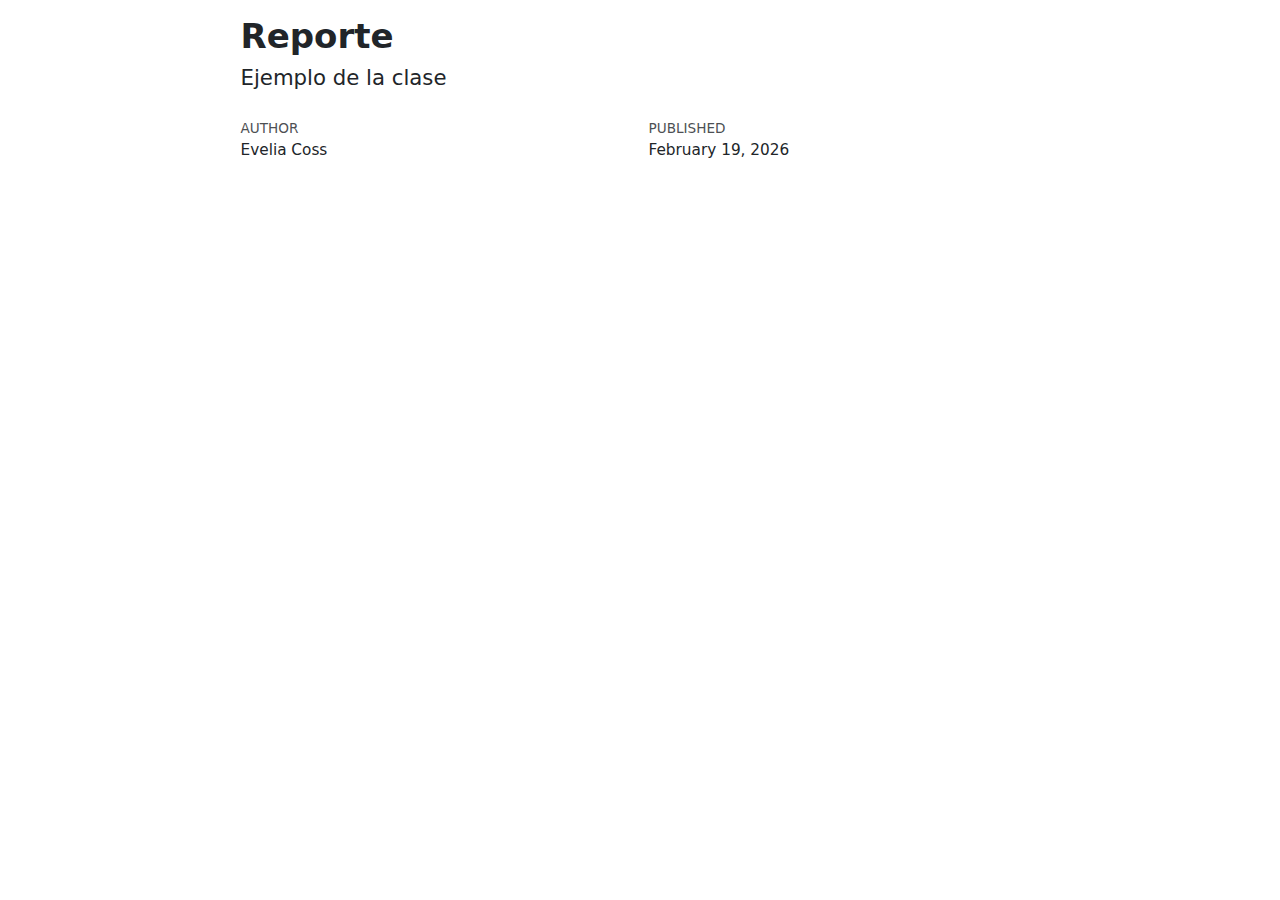
<file: ejercicio/reporte.html>
<!DOCTYPE html>
<html xmlns="http://www.w3.org/1999/xhtml" lang="en" xml:lang="en"><head>

<meta charset="utf-8">
<meta name="generator" content="quarto-1.8.25">

<meta name="viewport" content="width=device-width, initial-scale=1.0, user-scalable=yes">

<meta name="author" content="Evelia Coss">
<meta name="dcterms.date" content="2026-02-19">

<title>Reporte</title>
<style>
code{white-space: pre-wrap;}
span.smallcaps{font-variant: small-caps;}
div.columns{display: flex; gap: min(4vw, 1.5em);}
div.column{flex: auto; overflow-x: auto;}
div.hanging-indent{margin-left: 1.5em; text-indent: -1.5em;}
ul.task-list{list-style: none;}
ul.task-list li input[type="checkbox"] {
  width: 0.8em;
  margin: 0 0.8em 0.2em -1em; /* quarto-specific, see https://github.com/quarto-dev/quarto-cli/issues/4556 */ 
  vertical-align: middle;
}
</style>


<script src="reporte_files/libs/clipboard/clipboard.min.js"></script>
<script src="reporte_files/libs/quarto-html/quarto.js" type="module"></script>
<script src="reporte_files/libs/quarto-html/tabsets/tabsets.js" type="module"></script>
<script src="reporte_files/libs/quarto-html/axe/axe-check.js" type="module"></script>
<script src="reporte_files/libs/quarto-html/popper.min.js"></script>
<script src="reporte_files/libs/quarto-html/tippy.umd.min.js"></script>
<script src="reporte_files/libs/quarto-html/anchor.min.js"></script>
<link href="reporte_files/libs/quarto-html/tippy.css" rel="stylesheet">
<link href="reporte_files/libs/quarto-html/quarto-syntax-highlighting-95f147d06fdb9f8ce149f95e323965f4.css" rel="stylesheet" id="quarto-text-highlighting-styles">
<script src="reporte_files/libs/bootstrap/bootstrap.min.js"></script>
<link href="reporte_files/libs/bootstrap/bootstrap-icons.css" rel="stylesheet">
<link href="reporte_files/libs/bootstrap/bootstrap-ceb9ce386768c4176bec40e911ff142b.min.css" rel="stylesheet" append-hash="true" id="quarto-bootstrap" data-mode="light">


</head>

<body class="fullcontent quarto-light">

<div id="quarto-content" class="page-columns page-rows-contents page-layout-article">

<main class="content" id="quarto-document-content">

<header id="title-block-header" class="quarto-title-block default">
<div class="quarto-title">
<h1 class="title">Reporte</h1>
<p class="subtitle lead">Ejemplo de la clase</p>
</div>



<div class="quarto-title-meta">

    <div>
    <div class="quarto-title-meta-heading">Author</div>
    <div class="quarto-title-meta-contents">
             <p>Evelia Coss </p>
          </div>
  </div>
    
    <div>
    <div class="quarto-title-meta-heading">Published</div>
    <div class="quarto-title-meta-contents">
      <p class="date">February 19, 2026</p>
    </div>
  </div>
  
    
  </div>
  


</header>




</main>
<!-- /main column -->
<script id="quarto-html-after-body" type="application/javascript">
  window.document.addEventListener("DOMContentLoaded", function (event) {
    const icon = "";
    const anchorJS = new window.AnchorJS();
    anchorJS.options = {
      placement: 'right',
      icon: icon
    };
    anchorJS.add('.anchored');
    const isCodeAnnotation = (el) => {
      for (const clz of el.classList) {
        if (clz.startsWith('code-annotation-')) {                     
          return true;
        }
      }
      return false;
    }
    const onCopySuccess = function(e) {
      // button target
      const button = e.trigger;
      // don't keep focus
      button.blur();
      // flash "checked"
      button.classList.add('code-copy-button-checked');
      var currentTitle = button.getAttribute("title");
      button.setAttribute("title", "Copied!");
      let tooltip;
      if (window.bootstrap) {
        button.setAttribute("data-bs-toggle", "tooltip");
        button.setAttribute("data-bs-placement", "left");
        button.setAttribute("data-bs-title", "Copied!");
        tooltip = new bootstrap.Tooltip(button, 
          { trigger: "manual", 
            customClass: "code-copy-button-tooltip",
            offset: [0, -8]});
        tooltip.show();    
      }
      setTimeout(function() {
        if (tooltip) {
          tooltip.hide();
          button.removeAttribute("data-bs-title");
          button.removeAttribute("data-bs-toggle");
          button.removeAttribute("data-bs-placement");
        }
        button.setAttribute("title", currentTitle);
        button.classList.remove('code-copy-button-checked');
      }, 1000);
      // clear code selection
      e.clearSelection();
    }
    const getTextToCopy = function(trigger) {
      const outerScaffold = trigger.parentElement.cloneNode(true);
      const codeEl = outerScaffold.querySelector('code');
      for (const childEl of codeEl.children) {
        if (isCodeAnnotation(childEl)) {
          childEl.remove();
        }
      }
      return codeEl.innerText;
    }
    const clipboard = new window.ClipboardJS('.code-copy-button:not([data-in-quarto-modal])', {
      text: getTextToCopy
    });
    clipboard.on('success', onCopySuccess);
    if (window.document.getElementById('quarto-embedded-source-code-modal')) {
      const clipboardModal = new window.ClipboardJS('.code-copy-button[data-in-quarto-modal]', {
        text: getTextToCopy,
        container: window.document.getElementById('quarto-embedded-source-code-modal')
      });
      clipboardModal.on('success', onCopySuccess);
    }
      var localhostRegex = new RegExp(/^(?:http|https):\/\/localhost\:?[0-9]*\//);
      var mailtoRegex = new RegExp(/^mailto:/);
        var filterRegex = new RegExp('/' + window.location.host + '/');
      var isInternal = (href) => {
          return filterRegex.test(href) || localhostRegex.test(href) || mailtoRegex.test(href);
      }
      // Inspect non-navigation links and adorn them if external
     var links = window.document.querySelectorAll('a[href]:not(.nav-link):not(.navbar-brand):not(.toc-action):not(.sidebar-link):not(.sidebar-item-toggle):not(.pagination-link):not(.no-external):not([aria-hidden]):not(.dropdown-item):not(.quarto-navigation-tool):not(.about-link)');
      for (var i=0; i<links.length; i++) {
        const link = links[i];
        if (!isInternal(link.href)) {
          // undo the damage that might have been done by quarto-nav.js in the case of
          // links that we want to consider external
          if (link.dataset.originalHref !== undefined) {
            link.href = link.dataset.originalHref;
          }
        }
      }
    function tippyHover(el, contentFn, onTriggerFn, onUntriggerFn) {
      const config = {
        allowHTML: true,
        maxWidth: 500,
        delay: 100,
        arrow: false,
        appendTo: function(el) {
            return el.parentElement;
        },
        interactive: true,
        interactiveBorder: 10,
        theme: 'quarto',
        placement: 'bottom-start',
      };
      if (contentFn) {
        config.content = contentFn;
      }
      if (onTriggerFn) {
        config.onTrigger = onTriggerFn;
      }
      if (onUntriggerFn) {
        config.onUntrigger = onUntriggerFn;
      }
      window.tippy(el, config); 
    }
    const noterefs = window.document.querySelectorAll('a[role="doc-noteref"]');
    for (var i=0; i<noterefs.length; i++) {
      const ref = noterefs[i];
      tippyHover(ref, function() {
        // use id or data attribute instead here
        let href = ref.getAttribute('data-footnote-href') || ref.getAttribute('href');
        try { href = new URL(href).hash; } catch {}
        const id = href.replace(/^#\/?/, "");
        const note = window.document.getElementById(id);
        if (note) {
          return note.innerHTML;
        } else {
          return "";
        }
      });
    }
    const xrefs = window.document.querySelectorAll('a.quarto-xref');
    const processXRef = (id, note) => {
      // Strip column container classes
      const stripColumnClz = (el) => {
        el.classList.remove("page-full", "page-columns");
        if (el.children) {
          for (const child of el.children) {
            stripColumnClz(child);
          }
        }
      }
      stripColumnClz(note)
      if (id === null || id.startsWith('sec-')) {
        // Special case sections, only their first couple elements
        const container = document.createElement("div");
        if (note.children && note.children.length > 2) {
          container.appendChild(note.children[0].cloneNode(true));
          for (let i = 1; i < note.children.length; i++) {
            const child = note.children[i];
            if (child.tagName === "P" && child.innerText === "") {
              continue;
            } else {
              container.appendChild(child.cloneNode(true));
              break;
            }
          }
          if (window.Quarto?.typesetMath) {
            window.Quarto.typesetMath(container);
          }
          return container.innerHTML
        } else {
          if (window.Quarto?.typesetMath) {
            window.Quarto.typesetMath(note);
          }
          return note.innerHTML;
        }
      } else {
        // Remove any anchor links if they are present
        const anchorLink = note.querySelector('a.anchorjs-link');
        if (anchorLink) {
          anchorLink.remove();
        }
        if (window.Quarto?.typesetMath) {
          window.Quarto.typesetMath(note);
        }
        if (note.classList.contains("callout")) {
          return note.outerHTML;
        } else {
          return note.innerHTML;
        }
      }
    }
    for (var i=0; i<xrefs.length; i++) {
      const xref = xrefs[i];
      tippyHover(xref, undefined, function(instance) {
        instance.disable();
        let url = xref.getAttribute('href');
        let hash = undefined; 
        if (url.startsWith('#')) {
          hash = url;
        } else {
          try { hash = new URL(url).hash; } catch {}
        }
        if (hash) {
          const id = hash.replace(/^#\/?/, "");
          const note = window.document.getElementById(id);
          if (note !== null) {
            try {
              const html = processXRef(id, note.cloneNode(true));
              instance.setContent(html);
            } finally {
              instance.enable();
              instance.show();
            }
          } else {
            // See if we can fetch this
            fetch(url.split('#')[0])
            .then(res => res.text())
            .then(html => {
              const parser = new DOMParser();
              const htmlDoc = parser.parseFromString(html, "text/html");
              const note = htmlDoc.getElementById(id);
              if (note !== null) {
                const html = processXRef(id, note);
                instance.setContent(html);
              } 
            }).finally(() => {
              instance.enable();
              instance.show();
            });
          }
        } else {
          // See if we can fetch a full url (with no hash to target)
          // This is a special case and we should probably do some content thinning / targeting
          fetch(url)
          .then(res => res.text())
          .then(html => {
            const parser = new DOMParser();
            const htmlDoc = parser.parseFromString(html, "text/html");
            const note = htmlDoc.querySelector('main.content');
            if (note !== null) {
              // This should only happen for chapter cross references
              // (since there is no id in the URL)
              // remove the first header
              if (note.children.length > 0 && note.children[0].tagName === "HEADER") {
                note.children[0].remove();
              }
              const html = processXRef(null, note);
              instance.setContent(html);
            } 
          }).finally(() => {
            instance.enable();
            instance.show();
          });
        }
      }, function(instance) {
      });
    }
        let selectedAnnoteEl;
        const selectorForAnnotation = ( cell, annotation) => {
          let cellAttr = 'data-code-cell="' + cell + '"';
          let lineAttr = 'data-code-annotation="' +  annotation + '"';
          const selector = 'span[' + cellAttr + '][' + lineAttr + ']';
          return selector;
        }
        const selectCodeLines = (annoteEl) => {
          const doc = window.document;
          const targetCell = annoteEl.getAttribute("data-target-cell");
          const targetAnnotation = annoteEl.getAttribute("data-target-annotation");
          const annoteSpan = window.document.querySelector(selectorForAnnotation(targetCell, targetAnnotation));
          const lines = annoteSpan.getAttribute("data-code-lines").split(",");
          const lineIds = lines.map((line) => {
            return targetCell + "-" + line;
          })
          let top = null;
          let height = null;
          let parent = null;
          if (lineIds.length > 0) {
              //compute the position of the single el (top and bottom and make a div)
              const el = window.document.getElementById(lineIds[0]);
              top = el.offsetTop;
              height = el.offsetHeight;
              parent = el.parentElement.parentElement;
            if (lineIds.length > 1) {
              const lastEl = window.document.getElementById(lineIds[lineIds.length - 1]);
              const bottom = lastEl.offsetTop + lastEl.offsetHeight;
              height = bottom - top;
            }
            if (top !== null && height !== null && parent !== null) {
              // cook up a div (if necessary) and position it 
              let div = window.document.getElementById("code-annotation-line-highlight");
              if (div === null) {
                div = window.document.createElement("div");
                div.setAttribute("id", "code-annotation-line-highlight");
                div.style.position = 'absolute';
                parent.appendChild(div);
              }
              div.style.top = top - 2 + "px";
              div.style.height = height + 4 + "px";
              div.style.left = 0;
              let gutterDiv = window.document.getElementById("code-annotation-line-highlight-gutter");
              if (gutterDiv === null) {
                gutterDiv = window.document.createElement("div");
                gutterDiv.setAttribute("id", "code-annotation-line-highlight-gutter");
                gutterDiv.style.position = 'absolute';
                const codeCell = window.document.getElementById(targetCell);
                const gutter = codeCell.querySelector('.code-annotation-gutter');
                gutter.appendChild(gutterDiv);
              }
              gutterDiv.style.top = top - 2 + "px";
              gutterDiv.style.height = height + 4 + "px";
            }
            selectedAnnoteEl = annoteEl;
          }
        };
        const unselectCodeLines = () => {
          const elementsIds = ["code-annotation-line-highlight", "code-annotation-line-highlight-gutter"];
          elementsIds.forEach((elId) => {
            const div = window.document.getElementById(elId);
            if (div) {
              div.remove();
            }
          });
          selectedAnnoteEl = undefined;
        };
          // Handle positioning of the toggle
      window.addEventListener(
        "resize",
        throttle(() => {
          elRect = undefined;
          if (selectedAnnoteEl) {
            selectCodeLines(selectedAnnoteEl);
          }
        }, 10)
      );
      function throttle(fn, ms) {
      let throttle = false;
      let timer;
        return (...args) => {
          if(!throttle) { // first call gets through
              fn.apply(this, args);
              throttle = true;
          } else { // all the others get throttled
              if(timer) clearTimeout(timer); // cancel #2
              timer = setTimeout(() => {
                fn.apply(this, args);
                timer = throttle = false;
              }, ms);
          }
        };
      }
        // Attach click handler to the DT
        const annoteDls = window.document.querySelectorAll('dt[data-target-cell]');
        for (const annoteDlNode of annoteDls) {
          annoteDlNode.addEventListener('click', (event) => {
            const clickedEl = event.target;
            if (clickedEl !== selectedAnnoteEl) {
              unselectCodeLines();
              const activeEl = window.document.querySelector('dt[data-target-cell].code-annotation-active');
              if (activeEl) {
                activeEl.classList.remove('code-annotation-active');
              }
              selectCodeLines(clickedEl);
              clickedEl.classList.add('code-annotation-active');
            } else {
              // Unselect the line
              unselectCodeLines();
              clickedEl.classList.remove('code-annotation-active');
            }
          });
        }
    const findCites = (el) => {
      const parentEl = el.parentElement;
      if (parentEl) {
        const cites = parentEl.dataset.cites;
        if (cites) {
          return {
            el,
            cites: cites.split(' ')
          };
        } else {
          return findCites(el.parentElement)
        }
      } else {
        return undefined;
      }
    };
    var bibliorefs = window.document.querySelectorAll('a[role="doc-biblioref"]');
    for (var i=0; i<bibliorefs.length; i++) {
      const ref = bibliorefs[i];
      const citeInfo = findCites(ref);
      if (citeInfo) {
        tippyHover(citeInfo.el, function() {
          var popup = window.document.createElement('div');
          citeInfo.cites.forEach(function(cite) {
            var citeDiv = window.document.createElement('div');
            citeDiv.classList.add('hanging-indent');
            citeDiv.classList.add('csl-entry');
            var biblioDiv = window.document.getElementById('ref-' + cite);
            if (biblioDiv) {
              citeDiv.innerHTML = biblioDiv.innerHTML;
            }
            popup.appendChild(citeDiv);
          });
          return popup.innerHTML;
        });
      }
    }
  });
  </script>
</div> <!-- /content -->




</body></html>
</file>
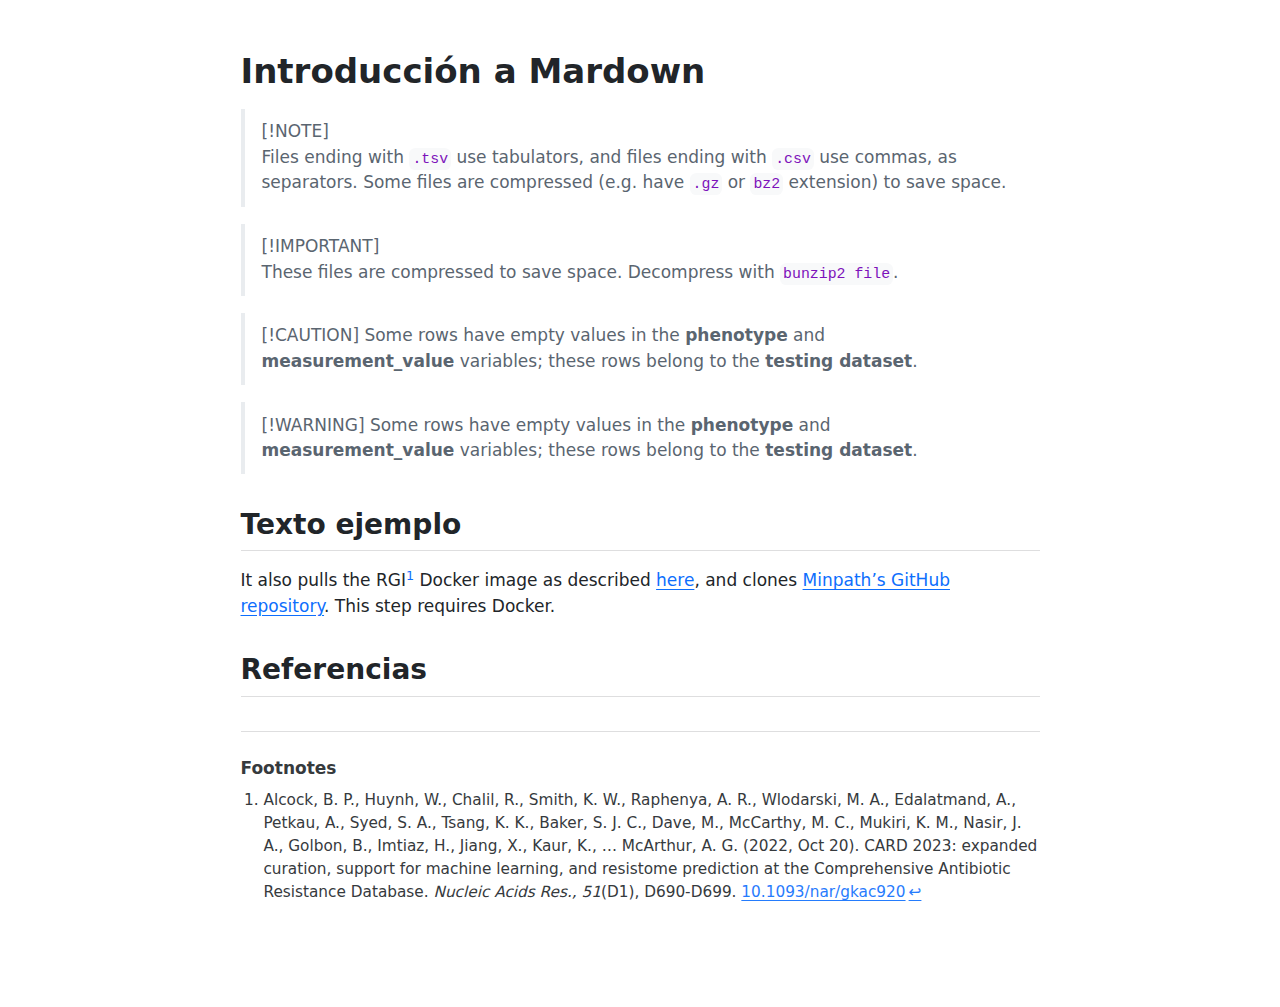
<file: Markdown/README.html>
<!DOCTYPE html>
<html xmlns="http://www.w3.org/1999/xhtml" lang="en" xml:lang="en"><head>

<meta charset="utf-8">
<meta name="generator" content="quarto-1.7.32">

<meta name="viewport" content="width=device-width, initial-scale=1.0, user-scalable=yes">


<title>readme</title>
<style>
code{white-space: pre-wrap;}
span.smallcaps{font-variant: small-caps;}
div.columns{display: flex; gap: min(4vw, 1.5em);}
div.column{flex: auto; overflow-x: auto;}
div.hanging-indent{margin-left: 1.5em; text-indent: -1.5em;}
ul.task-list{list-style: none;}
ul.task-list li input[type="checkbox"] {
  width: 0.8em;
  margin: 0 0.8em 0.2em -1em; /* quarto-specific, see https://github.com/quarto-dev/quarto-cli/issues/4556 */ 
  vertical-align: middle;
}
</style>


<script src="README_files/libs/clipboard/clipboard.min.js"></script>
<script src="README_files/libs/quarto-html/quarto.js" type="module"></script>
<script src="README_files/libs/quarto-html/tabsets/tabsets.js" type="module"></script>
<script src="README_files/libs/quarto-html/popper.min.js"></script>
<script src="README_files/libs/quarto-html/tippy.umd.min.js"></script>
<script src="README_files/libs/quarto-html/anchor.min.js"></script>
<link href="README_files/libs/quarto-html/tippy.css" rel="stylesheet">
<link href="README_files/libs/quarto-html/quarto-syntax-highlighting-37eea08aefeeee20ff55810ff984fec1.css" rel="stylesheet" id="quarto-text-highlighting-styles">
<script src="README_files/libs/bootstrap/bootstrap.min.js"></script>
<link href="README_files/libs/bootstrap/bootstrap-icons.css" rel="stylesheet">
<link href="README_files/libs/bootstrap/bootstrap-81267100e462c21b3d6c0d5bf76a3417.min.css" rel="stylesheet" append-hash="true" id="quarto-bootstrap" data-mode="light">


</head>

<body class="fullcontent quarto-light">

<div id="quarto-content" class="page-columns page-rows-contents page-layout-article">

<main class="content" id="quarto-document-content">




<section id="introducción-a-mardown" class="level1">
<h1>Introducción a Mardown</h1>
<blockquote class="blockquote">
<p>[!NOTE]<br>
Files ending with <code>.tsv</code> use tabulators, and files ending with <code>.csv</code> use commas, as separators. Some files are compressed (e.g.&nbsp;have <code>.gz</code> or <code>bz2</code> extension) to save space.</p>
</blockquote>
<blockquote class="blockquote">
<p>[!IMPORTANT]<br>
These files are compressed to save space. Decompress with <code>bunzip2 file</code>.</p>
</blockquote>
<blockquote class="blockquote">
<p>[!CAUTION] Some rows have empty values in the <strong>phenotype</strong> and <strong>measurement_value</strong> variables; these rows belong to the <strong>testing dataset</strong>.</p>
</blockquote>
<blockquote class="blockquote">
<p>[!WARNING] Some rows have empty values in the <strong>phenotype</strong> and <strong>measurement_value</strong> variables; these rows belong to the <strong>testing dataset</strong>.</p>
</blockquote>
<section id="texto-ejemplo" class="level2">
<h2 class="anchored" data-anchor-id="texto-ejemplo">Texto ejemplo</h2>
<p>It also pulls the RGI<a href="#fn1" class="footnote-ref" id="fnref1" role="doc-noteref"><sup>1</sup></a> Docker image as described <a href="https://github.com/arpcard/rgi#install-rgi-using-docker-singularity">here</a>, and clones <a href="https://github.com/mgtools/MinPath">Minpath’s GitHub repository</a>. This step requires Docker.</p>
</section>
<section id="referencias" class="level2">
<h2 class="anchored" data-anchor-id="referencias">Referencias</h2>
</section>
</section>


<div id="quarto-appendix" class="default"><section id="footnotes" class="footnotes footnotes-end-of-document" role="doc-endnotes"><h2 class="anchored quarto-appendix-heading">Footnotes</h2>

<ol>
<li id="fn1"><p>Alcock, B. P., Huynh, W., Chalil, R., Smith, K. W., Raphenya, A. R., Wlodarski, M. A., Edalatmand, A., Petkau, A., Syed, S. A., Tsang, K. K., Baker, S. J. C., Dave, M., McCarthy, M. C., Mukiri, K. M., Nasir, J. A., Golbon, B., Imtiaz, H., Jiang, X., Kaur, K., … McArthur, A. G. (2022, Oct 20). CARD 2023: expanded curation, support for machine learning, and resistome prediction at the Comprehensive Antibiotic Resistance Database. <em>Nucleic Acids Res., 51</em>(D1), D690-D699. <a href="https://doi.org/10.1093/nar/gkac920">10.1093/nar/gkac920</a><a href="#fnref1" class="footnote-back" role="doc-backlink">↩︎</a></p></li>
</ol>
</section></div></main>
<!-- /main column -->
<script id="quarto-html-after-body" type="application/javascript">
  window.document.addEventListener("DOMContentLoaded", function (event) {
    const icon = "";
    const anchorJS = new window.AnchorJS();
    anchorJS.options = {
      placement: 'right',
      icon: icon
    };
    anchorJS.add('.anchored');
    const isCodeAnnotation = (el) => {
      for (const clz of el.classList) {
        if (clz.startsWith('code-annotation-')) {                     
          return true;
        }
      }
      return false;
    }
    const onCopySuccess = function(e) {
      // button target
      const button = e.trigger;
      // don't keep focus
      button.blur();
      // flash "checked"
      button.classList.add('code-copy-button-checked');
      var currentTitle = button.getAttribute("title");
      button.setAttribute("title", "Copied!");
      let tooltip;
      if (window.bootstrap) {
        button.setAttribute("data-bs-toggle", "tooltip");
        button.setAttribute("data-bs-placement", "left");
        button.setAttribute("data-bs-title", "Copied!");
        tooltip = new bootstrap.Tooltip(button, 
          { trigger: "manual", 
            customClass: "code-copy-button-tooltip",
            offset: [0, -8]});
        tooltip.show();    
      }
      setTimeout(function() {
        if (tooltip) {
          tooltip.hide();
          button.removeAttribute("data-bs-title");
          button.removeAttribute("data-bs-toggle");
          button.removeAttribute("data-bs-placement");
        }
        button.setAttribute("title", currentTitle);
        button.classList.remove('code-copy-button-checked');
      }, 1000);
      // clear code selection
      e.clearSelection();
    }
    const getTextToCopy = function(trigger) {
        const codeEl = trigger.previousElementSibling.cloneNode(true);
        for (const childEl of codeEl.children) {
          if (isCodeAnnotation(childEl)) {
            childEl.remove();
          }
        }
        return codeEl.innerText;
    }
    const clipboard = new window.ClipboardJS('.code-copy-button:not([data-in-quarto-modal])', {
      text: getTextToCopy
    });
    clipboard.on('success', onCopySuccess);
    if (window.document.getElementById('quarto-embedded-source-code-modal')) {
      const clipboardModal = new window.ClipboardJS('.code-copy-button[data-in-quarto-modal]', {
        text: getTextToCopy,
        container: window.document.getElementById('quarto-embedded-source-code-modal')
      });
      clipboardModal.on('success', onCopySuccess);
    }
      var localhostRegex = new RegExp(/^(?:http|https):\/\/localhost\:?[0-9]*\//);
      var mailtoRegex = new RegExp(/^mailto:/);
        var filterRegex = new RegExp('/' + window.location.host + '/');
      var isInternal = (href) => {
          return filterRegex.test(href) || localhostRegex.test(href) || mailtoRegex.test(href);
      }
      // Inspect non-navigation links and adorn them if external
     var links = window.document.querySelectorAll('a[href]:not(.nav-link):not(.navbar-brand):not(.toc-action):not(.sidebar-link):not(.sidebar-item-toggle):not(.pagination-link):not(.no-external):not([aria-hidden]):not(.dropdown-item):not(.quarto-navigation-tool):not(.about-link)');
      for (var i=0; i<links.length; i++) {
        const link = links[i];
        if (!isInternal(link.href)) {
          // undo the damage that might have been done by quarto-nav.js in the case of
          // links that we want to consider external
          if (link.dataset.originalHref !== undefined) {
            link.href = link.dataset.originalHref;
          }
        }
      }
    function tippyHover(el, contentFn, onTriggerFn, onUntriggerFn) {
      const config = {
        allowHTML: true,
        maxWidth: 500,
        delay: 100,
        arrow: false,
        appendTo: function(el) {
            return el.parentElement;
        },
        interactive: true,
        interactiveBorder: 10,
        theme: 'quarto',
        placement: 'bottom-start',
      };
      if (contentFn) {
        config.content = contentFn;
      }
      if (onTriggerFn) {
        config.onTrigger = onTriggerFn;
      }
      if (onUntriggerFn) {
        config.onUntrigger = onUntriggerFn;
      }
      window.tippy(el, config); 
    }
    const noterefs = window.document.querySelectorAll('a[role="doc-noteref"]');
    for (var i=0; i<noterefs.length; i++) {
      const ref = noterefs[i];
      tippyHover(ref, function() {
        // use id or data attribute instead here
        let href = ref.getAttribute('data-footnote-href') || ref.getAttribute('href');
        try { href = new URL(href).hash; } catch {}
        const id = href.replace(/^#\/?/, "");
        const note = window.document.getElementById(id);
        if (note) {
          return note.innerHTML;
        } else {
          return "";
        }
      });
    }
    const xrefs = window.document.querySelectorAll('a.quarto-xref');
    const processXRef = (id, note) => {
      // Strip column container classes
      const stripColumnClz = (el) => {
        el.classList.remove("page-full", "page-columns");
        if (el.children) {
          for (const child of el.children) {
            stripColumnClz(child);
          }
        }
      }
      stripColumnClz(note)
      if (id === null || id.startsWith('sec-')) {
        // Special case sections, only their first couple elements
        const container = document.createElement("div");
        if (note.children && note.children.length > 2) {
          container.appendChild(note.children[0].cloneNode(true));
          for (let i = 1; i < note.children.length; i++) {
            const child = note.children[i];
            if (child.tagName === "P" && child.innerText === "") {
              continue;
            } else {
              container.appendChild(child.cloneNode(true));
              break;
            }
          }
          if (window.Quarto?.typesetMath) {
            window.Quarto.typesetMath(container);
          }
          return container.innerHTML
        } else {
          if (window.Quarto?.typesetMath) {
            window.Quarto.typesetMath(note);
          }
          return note.innerHTML;
        }
      } else {
        // Remove any anchor links if they are present
        const anchorLink = note.querySelector('a.anchorjs-link');
        if (anchorLink) {
          anchorLink.remove();
        }
        if (window.Quarto?.typesetMath) {
          window.Quarto.typesetMath(note);
        }
        if (note.classList.contains("callout")) {
          return note.outerHTML;
        } else {
          return note.innerHTML;
        }
      }
    }
    for (var i=0; i<xrefs.length; i++) {
      const xref = xrefs[i];
      tippyHover(xref, undefined, function(instance) {
        instance.disable();
        let url = xref.getAttribute('href');
        let hash = undefined; 
        if (url.startsWith('#')) {
          hash = url;
        } else {
          try { hash = new URL(url).hash; } catch {}
        }
        if (hash) {
          const id = hash.replace(/^#\/?/, "");
          const note = window.document.getElementById(id);
          if (note !== null) {
            try {
              const html = processXRef(id, note.cloneNode(true));
              instance.setContent(html);
            } finally {
              instance.enable();
              instance.show();
            }
          } else {
            // See if we can fetch this
            fetch(url.split('#')[0])
            .then(res => res.text())
            .then(html => {
              const parser = new DOMParser();
              const htmlDoc = parser.parseFromString(html, "text/html");
              const note = htmlDoc.getElementById(id);
              if (note !== null) {
                const html = processXRef(id, note);
                instance.setContent(html);
              } 
            }).finally(() => {
              instance.enable();
              instance.show();
            });
          }
        } else {
          // See if we can fetch a full url (with no hash to target)
          // This is a special case and we should probably do some content thinning / targeting
          fetch(url)
          .then(res => res.text())
          .then(html => {
            const parser = new DOMParser();
            const htmlDoc = parser.parseFromString(html, "text/html");
            const note = htmlDoc.querySelector('main.content');
            if (note !== null) {
              // This should only happen for chapter cross references
              // (since there is no id in the URL)
              // remove the first header
              if (note.children.length > 0 && note.children[0].tagName === "HEADER") {
                note.children[0].remove();
              }
              const html = processXRef(null, note);
              instance.setContent(html);
            } 
          }).finally(() => {
            instance.enable();
            instance.show();
          });
        }
      }, function(instance) {
      });
    }
        let selectedAnnoteEl;
        const selectorForAnnotation = ( cell, annotation) => {
          let cellAttr = 'data-code-cell="' + cell + '"';
          let lineAttr = 'data-code-annotation="' +  annotation + '"';
          const selector = 'span[' + cellAttr + '][' + lineAttr + ']';
          return selector;
        }
        const selectCodeLines = (annoteEl) => {
          const doc = window.document;
          const targetCell = annoteEl.getAttribute("data-target-cell");
          const targetAnnotation = annoteEl.getAttribute("data-target-annotation");
          const annoteSpan = window.document.querySelector(selectorForAnnotation(targetCell, targetAnnotation));
          const lines = annoteSpan.getAttribute("data-code-lines").split(",");
          const lineIds = lines.map((line) => {
            return targetCell + "-" + line;
          })
          let top = null;
          let height = null;
          let parent = null;
          if (lineIds.length > 0) {
              //compute the position of the single el (top and bottom and make a div)
              const el = window.document.getElementById(lineIds[0]);
              top = el.offsetTop;
              height = el.offsetHeight;
              parent = el.parentElement.parentElement;
            if (lineIds.length > 1) {
              const lastEl = window.document.getElementById(lineIds[lineIds.length - 1]);
              const bottom = lastEl.offsetTop + lastEl.offsetHeight;
              height = bottom - top;
            }
            if (top !== null && height !== null && parent !== null) {
              // cook up a div (if necessary) and position it 
              let div = window.document.getElementById("code-annotation-line-highlight");
              if (div === null) {
                div = window.document.createElement("div");
                div.setAttribute("id", "code-annotation-line-highlight");
                div.style.position = 'absolute';
                parent.appendChild(div);
              }
              div.style.top = top - 2 + "px";
              div.style.height = height + 4 + "px";
              div.style.left = 0;
              let gutterDiv = window.document.getElementById("code-annotation-line-highlight-gutter");
              if (gutterDiv === null) {
                gutterDiv = window.document.createElement("div");
                gutterDiv.setAttribute("id", "code-annotation-line-highlight-gutter");
                gutterDiv.style.position = 'absolute';
                const codeCell = window.document.getElementById(targetCell);
                const gutter = codeCell.querySelector('.code-annotation-gutter');
                gutter.appendChild(gutterDiv);
              }
              gutterDiv.style.top = top - 2 + "px";
              gutterDiv.style.height = height + 4 + "px";
            }
            selectedAnnoteEl = annoteEl;
          }
        };
        const unselectCodeLines = () => {
          const elementsIds = ["code-annotation-line-highlight", "code-annotation-line-highlight-gutter"];
          elementsIds.forEach((elId) => {
            const div = window.document.getElementById(elId);
            if (div) {
              div.remove();
            }
          });
          selectedAnnoteEl = undefined;
        };
          // Handle positioning of the toggle
      window.addEventListener(
        "resize",
        throttle(() => {
          elRect = undefined;
          if (selectedAnnoteEl) {
            selectCodeLines(selectedAnnoteEl);
          }
        }, 10)
      );
      function throttle(fn, ms) {
      let throttle = false;
      let timer;
        return (...args) => {
          if(!throttle) { // first call gets through
              fn.apply(this, args);
              throttle = true;
          } else { // all the others get throttled
              if(timer) clearTimeout(timer); // cancel #2
              timer = setTimeout(() => {
                fn.apply(this, args);
                timer = throttle = false;
              }, ms);
          }
        };
      }
        // Attach click handler to the DT
        const annoteDls = window.document.querySelectorAll('dt[data-target-cell]');
        for (const annoteDlNode of annoteDls) {
          annoteDlNode.addEventListener('click', (event) => {
            const clickedEl = event.target;
            if (clickedEl !== selectedAnnoteEl) {
              unselectCodeLines();
              const activeEl = window.document.querySelector('dt[data-target-cell].code-annotation-active');
              if (activeEl) {
                activeEl.classList.remove('code-annotation-active');
              }
              selectCodeLines(clickedEl);
              clickedEl.classList.add('code-annotation-active');
            } else {
              // Unselect the line
              unselectCodeLines();
              clickedEl.classList.remove('code-annotation-active');
            }
          });
        }
    const findCites = (el) => {
      const parentEl = el.parentElement;
      if (parentEl) {
        const cites = parentEl.dataset.cites;
        if (cites) {
          return {
            el,
            cites: cites.split(' ')
          };
        } else {
          return findCites(el.parentElement)
        }
      } else {
        return undefined;
      }
    };
    var bibliorefs = window.document.querySelectorAll('a[role="doc-biblioref"]');
    for (var i=0; i<bibliorefs.length; i++) {
      const ref = bibliorefs[i];
      const citeInfo = findCites(ref);
      if (citeInfo) {
        tippyHover(citeInfo.el, function() {
          var popup = window.document.createElement('div');
          citeInfo.cites.forEach(function(cite) {
            var citeDiv = window.document.createElement('div');
            citeDiv.classList.add('hanging-indent');
            citeDiv.classList.add('csl-entry');
            var biblioDiv = window.document.getElementById('ref-' + cite);
            if (biblioDiv) {
              citeDiv.innerHTML = biblioDiv.innerHTML;
            }
            popup.appendChild(citeDiv);
          });
          return popup.innerHTML;
        });
      }
    }
  });
  </script>
</div> <!-- /content -->




</body></html>
</file>
<file: README_files/libs/quarto-html/tippy.css>
.tippy-box[data-animation=fade][data-state=hidden]{opacity:0}[data-tippy-root]{max-width:calc(100vw - 10px)}.tippy-box{position:relative;background-color:#333;color:#fff;border-radius:4px;font-size:14px;line-height:1.4;white-space:normal;outline:0;transition-property:transform,visibility,opacity}.tippy-box[data-placement^=top]>.tippy-arrow{bottom:0}.tippy-box[data-placement^=top]>.tippy-arrow:before{bottom:-7px;left:0;border-width:8px 8px 0;border-top-color:initial;transform-origin:center top}.tippy-box[data-placement^=bottom]>.tippy-arrow{top:0}.tippy-box[data-placement^=bottom]>.tippy-arrow:before{top:-7px;left:0;border-width:0 8px 8px;border-bottom-color:initial;transform-origin:center bottom}.tippy-box[data-placement^=left]>.tippy-arrow{right:0}.tippy-box[data-placement^=left]>.tippy-arrow:before{border-width:8px 0 8px 8px;border-left-color:initial;right:-7px;transform-origin:center left}.tippy-box[data-placement^=right]>.tippy-arrow{left:0}.tippy-box[data-placement^=right]>.tippy-arrow:before{left:-7px;border-width:8px 8px 8px 0;border-right-color:initial;transform-origin:center right}.tippy-box[data-inertia][data-state=visible]{transition-timing-function:cubic-bezier(.54,1.5,.38,1.11)}.tippy-arrow{width:16px;height:16px;color:#333}.tippy-arrow:before{content:"";position:absolute;border-color:transparent;border-style:solid}.tippy-content{position:relative;padding:5px 9px;z-index:1}
</file>
<file: README_files/libs/quarto-html/quarto-syntax-highlighting-2f5df379a58b258e96c21c0638c20c03.css>
/* quarto syntax highlight colors */
:root {
  --quarto-hl-ot-color: #003B4F;
  --quarto-hl-at-color: #657422;
  --quarto-hl-ss-color: #20794D;
  --quarto-hl-an-color: #5E5E5E;
  --quarto-hl-fu-color: #4758AB;
  --quarto-hl-st-color: #20794D;
  --quarto-hl-cf-color: #003B4F;
  --quarto-hl-op-color: #5E5E5E;
  --quarto-hl-er-color: #AD0000;
  --quarto-hl-bn-color: #AD0000;
  --quarto-hl-al-color: #AD0000;
  --quarto-hl-va-color: #111111;
  --quarto-hl-bu-color: inherit;
  --quarto-hl-ex-color: inherit;
  --quarto-hl-pp-color: #AD0000;
  --quarto-hl-in-color: #5E5E5E;
  --quarto-hl-vs-color: #20794D;
  --quarto-hl-wa-color: #5E5E5E;
  --quarto-hl-do-color: #5E5E5E;
  --quarto-hl-im-color: #00769E;
  --quarto-hl-ch-color: #20794D;
  --quarto-hl-dt-color: #AD0000;
  --quarto-hl-fl-color: #AD0000;
  --quarto-hl-co-color: #5E5E5E;
  --quarto-hl-cv-color: #5E5E5E;
  --quarto-hl-cn-color: #8f5902;
  --quarto-hl-sc-color: #5E5E5E;
  --quarto-hl-dv-color: #AD0000;
  --quarto-hl-kw-color: #003B4F;
}

/* other quarto variables */
:root {
  --quarto-font-monospace: SFMono-Regular, Menlo, Monaco, Consolas, "Liberation Mono", "Courier New", monospace;
}

pre > code.sourceCode > span {
  color: #003B4F;
}

code span {
  color: #003B4F;
}

code.sourceCode > span {
  color: #003B4F;
}

div.sourceCode,
div.sourceCode pre.sourceCode {
  color: #003B4F;
}

code span.ot {
  color: #003B4F;
  font-style: inherit;
}

code span.at {
  color: #657422;
  font-style: inherit;
}

code span.ss {
  color: #20794D;
  font-style: inherit;
}

code span.an {
  color: #5E5E5E;
  font-style: inherit;
}

code span.fu {
  color: #4758AB;
  font-style: inherit;
}

code span.st {
  color: #20794D;
  font-style: inherit;
}

code span.cf {
  color: #003B4F;
  font-weight: bold;
  font-style: inherit;
}

code span.op {
  color: #5E5E5E;
  font-style: inherit;
}

code span.er {
  color: #AD0000;
  font-style: inherit;
}

code span.bn {
  color: #AD0000;
  font-style: inherit;
}

code span.al {
  color: #AD0000;
  font-style: inherit;
}

code span.va {
  color: #111111;
  font-style: inherit;
}

code span.bu {
  font-style: inherit;
}

code span.ex {
  font-style: inherit;
}

code span.pp {
  color: #AD0000;
  font-style: inherit;
}

code span.in {
  color: #5E5E5E;
  font-style: inherit;
}

code span.vs {
  color: #20794D;
  font-style: inherit;
}

code span.wa {
  color: #5E5E5E;
  font-style: italic;
}

code span.do {
  color: #5E5E5E;
  font-style: italic;
}

code span.im {
  color: #00769E;
  font-style: inherit;
}

code span.ch {
  color: #20794D;
  font-style: inherit;
}

code span.dt {
  color: #AD0000;
  font-style: inherit;
}

code span.fl {
  color: #AD0000;
  font-style: inherit;
}

code span.co {
  color: #5E5E5E;
  font-style: inherit;
}

code span.cv {
  color: #5E5E5E;
  font-style: italic;
}

code span.cn {
  color: #8f5902;
  font-style: inherit;
}

code span.sc {
  color: #5E5E5E;
  font-style: inherit;
}

code span.dv {
  color: #AD0000;
  font-style: inherit;
}

code span.kw {
  color: #003B4F;
  font-weight: bold;
  font-style: inherit;
}

.prevent-inlining {
  content: "</";
}

/*# sourceMappingURL=35eb38a806ee71ea6d2563be2308c832.css.map */
</file>
<file: docs/site_libs/quarto-html/tippy.css>
.tippy-box[data-animation=fade][data-state=hidden]{opacity:0}[data-tippy-root]{max-width:calc(100vw - 10px)}.tippy-box{position:relative;background-color:#333;color:#fff;border-radius:4px;font-size:14px;line-height:1.4;white-space:normal;outline:0;transition-property:transform,visibility,opacity}.tippy-box[data-placement^=top]>.tippy-arrow{bottom:0}.tippy-box[data-placement^=top]>.tippy-arrow:before{bottom:-7px;left:0;border-width:8px 8px 0;border-top-color:initial;transform-origin:center top}.tippy-box[data-placement^=bottom]>.tippy-arrow{top:0}.tippy-box[data-placement^=bottom]>.tippy-arrow:before{top:-7px;left:0;border-width:0 8px 8px;border-bottom-color:initial;transform-origin:center bottom}.tippy-box[data-placement^=left]>.tippy-arrow{right:0}.tippy-box[data-placement^=left]>.tippy-arrow:before{border-width:8px 0 8px 8px;border-left-color:initial;right:-7px;transform-origin:center left}.tippy-box[data-placement^=right]>.tippy-arrow{left:0}.tippy-box[data-placement^=right]>.tippy-arrow:before{left:-7px;border-width:8px 8px 8px 0;border-right-color:initial;transform-origin:center right}.tippy-box[data-inertia][data-state=visible]{transition-timing-function:cubic-bezier(.54,1.5,.38,1.11)}.tippy-arrow{width:16px;height:16px;color:#333}.tippy-arrow:before{content:"";position:absolute;border-color:transparent;border-style:solid}.tippy-content{position:relative;padding:5px 9px;z-index:1}
</file>
<file: docs/site_libs/quarto-html/quarto-syntax-highlighting-7b89279ff1a6dce999919e0e67d4d9ec.css>
/* quarto syntax highlight colors */
:root {
  --quarto-hl-ot-color: #003B4F;
  --quarto-hl-at-color: #657422;
  --quarto-hl-ss-color: #20794D;
  --quarto-hl-an-color: #5E5E5E;
  --quarto-hl-fu-color: #4758AB;
  --quarto-hl-st-color: #20794D;
  --quarto-hl-cf-color: #003B4F;
  --quarto-hl-op-color: #5E5E5E;
  --quarto-hl-er-color: #AD0000;
  --quarto-hl-bn-color: #AD0000;
  --quarto-hl-al-color: #AD0000;
  --quarto-hl-va-color: #111111;
  --quarto-hl-bu-color: inherit;
  --quarto-hl-ex-color: inherit;
  --quarto-hl-pp-color: #AD0000;
  --quarto-hl-in-color: #5E5E5E;
  --quarto-hl-vs-color: #20794D;
  --quarto-hl-wa-color: #5E5E5E;
  --quarto-hl-do-color: #5E5E5E;
  --quarto-hl-im-color: #00769E;
  --quarto-hl-ch-color: #20794D;
  --quarto-hl-dt-color: #AD0000;
  --quarto-hl-fl-color: #AD0000;
  --quarto-hl-co-color: #5E5E5E;
  --quarto-hl-cv-color: #5E5E5E;
  --quarto-hl-cn-color: #8f5902;
  --quarto-hl-sc-color: #5E5E5E;
  --quarto-hl-dv-color: #AD0000;
  --quarto-hl-kw-color: #003B4F;
}

/* other quarto variables */
:root {
  --quarto-font-monospace: SFMono-Regular, Menlo, Monaco, Consolas, "Liberation Mono", "Courier New", monospace;
}

/* syntax highlight based on Pandoc's rules */
pre > code.sourceCode > span {
  color: #003B4F;
}

code.sourceCode > span {
  color: #003B4F;
}

div.sourceCode,
div.sourceCode pre.sourceCode {
  color: #003B4F;
}

/* Normal */
code span {
  color: #003B4F;
}

/* Alert */
code span.al {
  color: #AD0000;
  font-style: inherit;
}

/* Annotation */
code span.an {
  color: #5E5E5E;
  font-style: inherit;
}

/* Attribute */
code span.at {
  color: #657422;
  font-style: inherit;
}

/* BaseN */
code span.bn {
  color: #AD0000;
  font-style: inherit;
}

/* BuiltIn */
code span.bu {
  font-style: inherit;
}

/* ControlFlow */
code span.cf {
  color: #003B4F;
  font-weight: bold;
  font-style: inherit;
}

/* Char */
code span.ch {
  color: #20794D;
  font-style: inherit;
}

/* Constant */
code span.cn {
  color: #8f5902;
  font-style: inherit;
}

/* Comment */
code span.co {
  color: #5E5E5E;
  font-style: inherit;
}

/* CommentVar */
code span.cv {
  color: #5E5E5E;
  font-style: italic;
}

/* Documentation */
code span.do {
  color: #5E5E5E;
  font-style: italic;
}

/* DataType */
code span.dt {
  color: #AD0000;
  font-style: inherit;
}

/* DecVal */
code span.dv {
  color: #AD0000;
  font-style: inherit;
}

/* Error */
code span.er {
  color: #AD0000;
  font-style: inherit;
}

/* Extension */
code span.ex {
  font-style: inherit;
}

/* Float */
code span.fl {
  color: #AD0000;
  font-style: inherit;
}

/* Function */
code span.fu {
  color: #4758AB;
  font-style: inherit;
}

/* Import */
code span.im {
  color: #00769E;
  font-style: inherit;
}

/* Information */
code span.in {
  color: #5E5E5E;
  font-style: inherit;
}

/* Keyword */
code span.kw {
  color: #003B4F;
  font-weight: bold;
  font-style: inherit;
}

/* Operator */
code span.op {
  color: #5E5E5E;
  font-style: inherit;
}

/* Other */
code span.ot {
  color: #003B4F;
  font-style: inherit;
}

/* Preprocessor */
code span.pp {
  color: #AD0000;
  font-style: inherit;
}

/* SpecialChar */
code span.sc {
  color: #5E5E5E;
  font-style: inherit;
}

/* SpecialString */
code span.ss {
  color: #20794D;
  font-style: inherit;
}

/* String */
code span.st {
  color: #20794D;
  font-style: inherit;
}

/* Variable */
code span.va {
  color: #111111;
  font-style: inherit;
}

/* VerbatimString */
code span.vs {
  color: #20794D;
  font-style: inherit;
}

/* Warning */
code span.wa {
  color: #5E5E5E;
  font-style: italic;
}

.prevent-inlining {
  content: "</";
}

/*# sourceMappingURL=3944bc705cfaf4c80e56f77c5205168a.css.map */
</file>
<file: docs/site_libs/quarto-html/quarto-syntax-highlighting-dark-707d8167ce6003fca903bfe2be84ab7f.css>
/* quarto syntax highlight colors */
:root {
  --quarto-hl-al-color: #f07178;
  --quarto-hl-an-color: #d4d0ab;
  --quarto-hl-at-color: #00e0e0;
  --quarto-hl-bn-color: #d4d0ab;
  --quarto-hl-bu-color: #abe338;
  --quarto-hl-ch-color: #abe338;
  --quarto-hl-co-color: #f8f8f2;
  --quarto-hl-cv-color: #ffd700;
  --quarto-hl-cn-color: #ffd700;
  --quarto-hl-cf-color: #ffa07a;
  --quarto-hl-dt-color: #ffa07a;
  --quarto-hl-dv-color: #d4d0ab;
  --quarto-hl-do-color: #f8f8f2;
  --quarto-hl-er-color: #f07178;
  --quarto-hl-ex-color: #00e0e0;
  --quarto-hl-fl-color: #d4d0ab;
  --quarto-hl-fu-color: #ffa07a;
  --quarto-hl-im-color: #abe338;
  --quarto-hl-in-color: #d4d0ab;
  --quarto-hl-kw-color: #ffa07a;
  --quarto-hl-op-color: #ffa07a;
  --quarto-hl-ot-color: #00e0e0;
  --quarto-hl-pp-color: #dcc6e0;
  --quarto-hl-re-color: #00e0e0;
  --quarto-hl-sc-color: #abe338;
  --quarto-hl-ss-color: #abe338;
  --quarto-hl-st-color: #abe338;
  --quarto-hl-va-color: #00e0e0;
  --quarto-hl-vs-color: #abe338;
  --quarto-hl-wa-color: #dcc6e0;
}

/* other quarto variables */
:root {
  --quarto-font-monospace: SFMono-Regular, Menlo, Monaco, Consolas, "Liberation Mono", "Courier New", monospace;
}

/* syntax highlight based on Pandoc's rules */
pre > code.sourceCode > span {
  color: #f8f8f2;
}

code.sourceCode > span {
  color: #f8f8f2;
}

div.sourceCode,
div.sourceCode pre.sourceCode {
  color: #f8f8f2;
}

/* Normal */
code span {
  color: #f8f8f2;
}

/* Alert */
code span.al {
  color: #f07178;
}

/* Annotation */
code span.an {
  color: #d4d0ab;
}

/* Attribute */
code span.at {
  color: #00e0e0;
}

/* BaseN */
code span.bn {
  color: #d4d0ab;
}

/* BuiltIn */
code span.bu {
  color: #abe338;
}

/* ControlFlow */
code span.cf {
  font-weight: bold;
  color: #ffa07a;
}

/* Char */
code span.ch {
  color: #abe338;
}

/* Constant */
code span.cn {
  color: #ffd700;
}

/* Comment */
code span.co {
  font-style: italic;
  color: #f8f8f2;
}

/* CommentVar */
code span.cv {
  color: #ffd700;
}

/* Documentation */
code span.do {
  color: #f8f8f2;
}

/* DataType */
code span.dt {
  color: #ffa07a;
}

/* DecVal */
code span.dv {
  color: #d4d0ab;
}

/* Error */
code span.er {
  color: #f07178;
  text-decoration: underline;
}

/* Extension */
code span.ex {
  font-weight: bold;
  color: #00e0e0;
}

/* Float */
code span.fl {
  color: #d4d0ab;
}

/* Function */
code span.fu {
  color: #ffa07a;
}

/* Import */
code span.im {
  color: #abe338;
}

/* Information */
code span.in {
  color: #d4d0ab;
}

/* Keyword */
code span.kw {
  font-weight: bold;
  color: #ffa07a;
}

/* Operator */
code span.op {
  color: #ffa07a;
}

/* Other */
code span.ot {
  color: #00e0e0;
}

/* Preprocessor */
code span.pp {
  color: #dcc6e0;
}

/* RegionMarker */
code span.re {
  background-color: #f8f8f2;
  color: #00e0e0;
}

/* SpecialChar */
code span.sc {
  color: #abe338;
}

/* SpecialString */
code span.ss {
  color: #abe338;
}

/* String */
code span.st {
  color: #abe338;
}

/* Variable */
code span.va {
  color: #00e0e0;
}

/* VerbatimString */
code span.vs {
  color: #abe338;
}

/* Warning */
code span.wa {
  color: #dcc6e0;
}

.prevent-inlining {
  content: "</";
}

/*# sourceMappingURL=f5ab3bb6f5ded8da9f12dd3a91d3da26.css.map */
</file>
<file: docs/site_libs/htmltools-fill-0.5.9/fill.css>
@layer htmltools {
  .html-fill-container {
    display: flex;
    flex-direction: column;
    /* Prevent the container from expanding vertically or horizontally beyond its
    parent's constraints. */
    min-height: 0;
    min-width: 0;
  }
  .html-fill-container > .html-fill-item {
    /* Fill items can grow and shrink freely within
    available vertical space in fillable container */
    flex: 1 1 auto;
    min-height: 0;
    min-width: 0;
  }
  .html-fill-container > :not(.html-fill-item) {
    /* Prevent shrinking or growing of non-fill items */
    flex: 0 0 auto;
  }
}
</file>
<file: docs/site_libs/datatables-css-0.0.0/datatables-crosstalk.css>
.dt-crosstalk-fade {
  opacity: 0.2;
}

html body div.DTS div.dataTables_scrollBody {
  background: none;
}


/*
Fix https://github.com/rstudio/DT/issues/563
If the `table.display` is set to "block" (e.g., pkgdown), the browser will display
datatable objects strangely. The search panel and the page buttons will still be
in full-width but the table body will be "compact" and shorter.
In therory, having this attributes will affect `dom="t"`
with `display: block` users. But in reality, there should be no one.
We may remove the below lines in the future if the upstream agree to have this there.
See https://github.com/DataTables/DataTablesSrc/issues/160
*/

table.dataTable {
  display: table;
}


/*
When DTOutput(fill = TRUE), it receives a .html-fill-item class (via htmltools::bindFillRole()), which effectively amounts to `flex: 1 1 auto`. That's mostly fine, but the case where `fillContainer=TRUE`+`height:auto`+`flex-basis:auto` and the container (e.g., a bslib::card()) doesn't have a defined height is a bit problematic since the table wants to fit the parent but the parent wants to fit the table, which results pretty small table height (maybe because there is a minimum height somewhere?). It seems better in this case to impose a 400px height default for the table, which we can do by setting `flex-basis` to 400px (the table is still allowed to grow/shrink when the container has an opinionated height).
*/

.html-fill-container > .html-fill-item.datatables {
  flex-basis: 400px;
}
</file>
<file: ejercicio/reporte_files/libs/quarto-html/tippy.css>
.tippy-box[data-animation=fade][data-state=hidden]{opacity:0}[data-tippy-root]{max-width:calc(100vw - 10px)}.tippy-box{position:relative;background-color:#333;color:#fff;border-radius:4px;font-size:14px;line-height:1.4;white-space:normal;outline:0;transition-property:transform,visibility,opacity}.tippy-box[data-placement^=top]>.tippy-arrow{bottom:0}.tippy-box[data-placement^=top]>.tippy-arrow:before{bottom:-7px;left:0;border-width:8px 8px 0;border-top-color:initial;transform-origin:center top}.tippy-box[data-placement^=bottom]>.tippy-arrow{top:0}.tippy-box[data-placement^=bottom]>.tippy-arrow:before{top:-7px;left:0;border-width:0 8px 8px;border-bottom-color:initial;transform-origin:center bottom}.tippy-box[data-placement^=left]>.tippy-arrow{right:0}.tippy-box[data-placement^=left]>.tippy-arrow:before{border-width:8px 0 8px 8px;border-left-color:initial;right:-7px;transform-origin:center left}.tippy-box[data-placement^=right]>.tippy-arrow{left:0}.tippy-box[data-placement^=right]>.tippy-arrow:before{left:-7px;border-width:8px 8px 8px 0;border-right-color:initial;transform-origin:center right}.tippy-box[data-inertia][data-state=visible]{transition-timing-function:cubic-bezier(.54,1.5,.38,1.11)}.tippy-arrow{width:16px;height:16px;color:#333}.tippy-arrow:before{content:"";position:absolute;border-color:transparent;border-style:solid}.tippy-content{position:relative;padding:5px 9px;z-index:1}
</file>
<file: ejercicio/reporte_files/libs/quarto-html/quarto-syntax-highlighting-95f147d06fdb9f8ce149f95e323965f4.css>
/* quarto syntax highlight colors */
:root {
  --quarto-hl-al-color: #ff0000;
  --quarto-hl-an-color: #60a0b0;
  --quarto-hl-at-color: #7d9029;
  --quarto-hl-bn-color: #40a070;
  --quarto-hl-bu-color: #008000;
  --quarto-hl-ch-color: #4070a0;
  --quarto-hl-co-color: #60a0b0;
  --quarto-hl-cv-color: #60a0b0;
  --quarto-hl-cn-color: #880000;
  --quarto-hl-cf-color: #007020;
  --quarto-hl-dt-color: #902000;
  --quarto-hl-dv-color: #40a070;
  --quarto-hl-do-color: #ba2121;
  --quarto-hl-er-color: #ff0000;
  --quarto-hl-ex-color: inherit;
  --quarto-hl-fl-color: #40a070;
  --quarto-hl-fu-color: #06287e;
  --quarto-hl-im-color: #008000;
  --quarto-hl-in-color: #60a0b0;
  --quarto-hl-kw-color: #007020;
  --quarto-hl-op-color: #666666;
  --quarto-hl-ot-color: #007020;
  --quarto-hl-pp-color: #bc7a00;
  --quarto-hl-sc-color: #4070a0;
  --quarto-hl-ss-color: #bb6688;
  --quarto-hl-st-color: #4070a0;
  --quarto-hl-va-color: #19177c;
  --quarto-hl-vs-color: #4070a0;
  --quarto-hl-wa-color: #60a0b0;
}

/* other quarto variables */
:root {
  --quarto-font-monospace: SFMono-Regular, Menlo, Monaco, Consolas, "Liberation Mono", "Courier New", monospace;
}

/* syntax highlight based on Pandoc's rules */
/* Alert */
code span.al {
  color: #ff0000;
  font-weight: bold;
  font-style: inherit;
}

/* Annotation */
code span.an {
  color: #60a0b0;
  font-weight: bold;
  font-style: italic;
}

/* Attribute */
code span.at {
  color: #7d9029;
  font-style: inherit;
}

/* BaseN */
code span.bn {
  color: #40a070;
  font-style: inherit;
}

/* BuiltIn */
code span.bu {
  color: #008000;
  font-style: inherit;
}

/* ControlFlow */
code span.cf {
  color: #007020;
  font-weight: bold;
  font-style: inherit;
}

/* Char */
code span.ch {
  color: #4070a0;
  font-style: inherit;
}

/* Constant */
code span.cn {
  color: #880000;
  font-style: inherit;
}

/* Comment */
code span.co {
  color: #60a0b0;
  font-style: italic;
}

/* CommentVar */
code span.cv {
  color: #60a0b0;
  font-weight: bold;
  font-style: italic;
}

/* Documentation */
code span.do {
  color: #ba2121;
  font-style: italic;
}

/* DataType */
code span.dt {
  color: #902000;
  font-style: inherit;
}

/* DecVal */
code span.dv {
  color: #40a070;
  font-style: inherit;
}

/* Error */
code span.er {
  color: #ff0000;
  font-weight: bold;
  font-style: inherit;
}

/* Extension */
code span.ex {
  font-style: inherit;
}

/* Float */
code span.fl {
  color: #40a070;
  font-style: inherit;
}

/* Function */
code span.fu {
  color: #06287e;
  font-style: inherit;
}

/* Import */
code span.im {
  color: #008000;
  font-weight: bold;
  font-style: inherit;
}

/* Information */
code span.in {
  color: #60a0b0;
  font-weight: bold;
  font-style: italic;
}

/* Keyword */
code span.kw {
  color: #007020;
  font-weight: bold;
  font-style: inherit;
}

/* Operator */
code span.op {
  color: #666666;
  font-style: inherit;
}

/* Other */
code span.ot {
  color: #007020;
  font-style: inherit;
}

/* Preprocessor */
code span.pp {
  color: #bc7a00;
  font-style: inherit;
}

/* SpecialChar */
code span.sc {
  color: #4070a0;
  font-style: inherit;
}

/* SpecialString */
code span.ss {
  color: #bb6688;
  font-style: inherit;
}

/* String */
code span.st {
  color: #4070a0;
  font-style: inherit;
}

/* Variable */
code span.va {
  color: #19177c;
  font-style: inherit;
}

/* VerbatimString */
code span.vs {
  color: #4070a0;
  font-style: inherit;
}

/* Warning */
code span.wa {
  color: #60a0b0;
  font-weight: bold;
  font-style: italic;
}

.prevent-inlining {
  content: "</";
}

/*# sourceMappingURL=0c0cea356017906a47d9ad7b8482a8c6.css.map */
</file>
<file: Markdown/README_files/libs/quarto-html/tippy.css>
.tippy-box[data-animation=fade][data-state=hidden]{opacity:0}[data-tippy-root]{max-width:calc(100vw - 10px)}.tippy-box{position:relative;background-color:#333;color:#fff;border-radius:4px;font-size:14px;line-height:1.4;white-space:normal;outline:0;transition-property:transform,visibility,opacity}.tippy-box[data-placement^=top]>.tippy-arrow{bottom:0}.tippy-box[data-placement^=top]>.tippy-arrow:before{bottom:-7px;left:0;border-width:8px 8px 0;border-top-color:initial;transform-origin:center top}.tippy-box[data-placement^=bottom]>.tippy-arrow{top:0}.tippy-box[data-placement^=bottom]>.tippy-arrow:before{top:-7px;left:0;border-width:0 8px 8px;border-bottom-color:initial;transform-origin:center bottom}.tippy-box[data-placement^=left]>.tippy-arrow{right:0}.tippy-box[data-placement^=left]>.tippy-arrow:before{border-width:8px 0 8px 8px;border-left-color:initial;right:-7px;transform-origin:center left}.tippy-box[data-placement^=right]>.tippy-arrow{left:0}.tippy-box[data-placement^=right]>.tippy-arrow:before{left:-7px;border-width:8px 8px 8px 0;border-right-color:initial;transform-origin:center right}.tippy-box[data-inertia][data-state=visible]{transition-timing-function:cubic-bezier(.54,1.5,.38,1.11)}.tippy-arrow{width:16px;height:16px;color:#333}.tippy-arrow:before{content:"";position:absolute;border-color:transparent;border-style:solid}.tippy-content{position:relative;padding:5px 9px;z-index:1}
</file>
<file: Markdown/README_files/libs/quarto-html/quarto-syntax-highlighting-37eea08aefeeee20ff55810ff984fec1.css>
/* quarto syntax highlight colors */
:root {
  --quarto-hl-ot-color: #003B4F;
  --quarto-hl-at-color: #657422;
  --quarto-hl-ss-color: #20794D;
  --quarto-hl-an-color: #5E5E5E;
  --quarto-hl-fu-color: #4758AB;
  --quarto-hl-st-color: #20794D;
  --quarto-hl-cf-color: #003B4F;
  --quarto-hl-op-color: #5E5E5E;
  --quarto-hl-er-color: #AD0000;
  --quarto-hl-bn-color: #AD0000;
  --quarto-hl-al-color: #AD0000;
  --quarto-hl-va-color: #111111;
  --quarto-hl-bu-color: inherit;
  --quarto-hl-ex-color: inherit;
  --quarto-hl-pp-color: #AD0000;
  --quarto-hl-in-color: #5E5E5E;
  --quarto-hl-vs-color: #20794D;
  --quarto-hl-wa-color: #5E5E5E;
  --quarto-hl-do-color: #5E5E5E;
  --quarto-hl-im-color: #00769E;
  --quarto-hl-ch-color: #20794D;
  --quarto-hl-dt-color: #AD0000;
  --quarto-hl-fl-color: #AD0000;
  --quarto-hl-co-color: #5E5E5E;
  --quarto-hl-cv-color: #5E5E5E;
  --quarto-hl-cn-color: #8f5902;
  --quarto-hl-sc-color: #5E5E5E;
  --quarto-hl-dv-color: #AD0000;
  --quarto-hl-kw-color: #003B4F;
}

/* other quarto variables */
:root {
  --quarto-font-monospace: SFMono-Regular, Menlo, Monaco, Consolas, "Liberation Mono", "Courier New", monospace;
}

/* syntax highlight based on Pandoc's rules */
pre > code.sourceCode > span {
  color: #003B4F;
}

code.sourceCode > span {
  color: #003B4F;
}

div.sourceCode,
div.sourceCode pre.sourceCode {
  color: #003B4F;
}

/* Normal */
code span {
  color: #003B4F;
}

/* Alert */
code span.al {
  color: #AD0000;
  font-style: inherit;
}

/* Annotation */
code span.an {
  color: #5E5E5E;
  font-style: inherit;
}

/* Attribute */
code span.at {
  color: #657422;
  font-style: inherit;
}

/* BaseN */
code span.bn {
  color: #AD0000;
  font-style: inherit;
}

/* BuiltIn */
code span.bu {
  font-style: inherit;
}

/* ControlFlow */
code span.cf {
  color: #003B4F;
  font-weight: bold;
  font-style: inherit;
}

/* Char */
code span.ch {
  color: #20794D;
  font-style: inherit;
}

/* Constant */
code span.cn {
  color: #8f5902;
  font-style: inherit;
}

/* Comment */
code span.co {
  color: #5E5E5E;
  font-style: inherit;
}

/* CommentVar */
code span.cv {
  color: #5E5E5E;
  font-style: italic;
}

/* Documentation */
code span.do {
  color: #5E5E5E;
  font-style: italic;
}

/* DataType */
code span.dt {
  color: #AD0000;
  font-style: inherit;
}

/* DecVal */
code span.dv {
  color: #AD0000;
  font-style: inherit;
}

/* Error */
code span.er {
  color: #AD0000;
  font-style: inherit;
}

/* Extension */
code span.ex {
  font-style: inherit;
}

/* Float */
code span.fl {
  color: #AD0000;
  font-style: inherit;
}

/* Function */
code span.fu {
  color: #4758AB;
  font-style: inherit;
}

/* Import */
code span.im {
  color: #00769E;
  font-style: inherit;
}

/* Information */
code span.in {
  color: #5E5E5E;
  font-style: inherit;
}

/* Keyword */
code span.kw {
  color: #003B4F;
  font-weight: bold;
  font-style: inherit;
}

/* Operator */
code span.op {
  color: #5E5E5E;
  font-style: inherit;
}

/* Other */
code span.ot {
  color: #003B4F;
  font-style: inherit;
}

/* Preprocessor */
code span.pp {
  color: #AD0000;
  font-style: inherit;
}

/* SpecialChar */
code span.sc {
  color: #5E5E5E;
  font-style: inherit;
}

/* SpecialString */
code span.ss {
  color: #20794D;
  font-style: inherit;
}

/* String */
code span.st {
  color: #20794D;
  font-style: inherit;
}

/* Variable */
code span.va {
  color: #111111;
  font-style: inherit;
}

/* VerbatimString */
code span.vs {
  color: #20794D;
  font-style: inherit;
}

/* Warning */
code span.wa {
  color: #5E5E5E;
  font-style: italic;
}

.prevent-inlining {
  content: "</";
}

/*# sourceMappingURL=27d3d809615f7771493d095567f04340.css.map */
</file>
<file: docs/site_libs/crosstalk-1.2.2/css/crosstalk.min.css>
.container-fluid.crosstalk-bscols{margin-left:-30px;margin-right:-30px;white-space:normal}body>.container-fluid.crosstalk-bscols{margin-left:auto;margin-right:auto}.crosstalk-input-checkboxgroup .crosstalk-options-group .crosstalk-options-column{display:inline-block;padding-right:12px;vertical-align:top}@media only screen and (max-width: 480px){.crosstalk-input-checkboxgroup .crosstalk-options-group .crosstalk-options-column{display:block;padding-right:inherit}}.crosstalk-input{margin-bottom:15px}.crosstalk-input .control-label{margin-bottom:0;vertical-align:middle}.crosstalk-input input[type="checkbox"]{margin:4px 0 0;margin-top:1px;line-height:normal}.crosstalk-input .checkbox{position:relative;display:block;margin-top:10px;margin-bottom:10px}.crosstalk-input .checkbox>label{padding-left:20px;margin-bottom:0;font-weight:400;cursor:pointer}.crosstalk-input .checkbox input[type="checkbox"],.crosstalk-input .checkbox-inline input[type="checkbox"]{position:absolute;margin-top:2px;margin-left:-20px}.crosstalk-input .checkbox+.checkbox{margin-top:-5px}.crosstalk-input .checkbox-inline{position:relative;display:inline-block;padding-left:20px;margin-bottom:0;font-weight:400;vertical-align:middle;cursor:pointer}.crosstalk-input .checkbox-inline+.checkbox-inline{margin-top:0;margin-left:10px}
</file>
